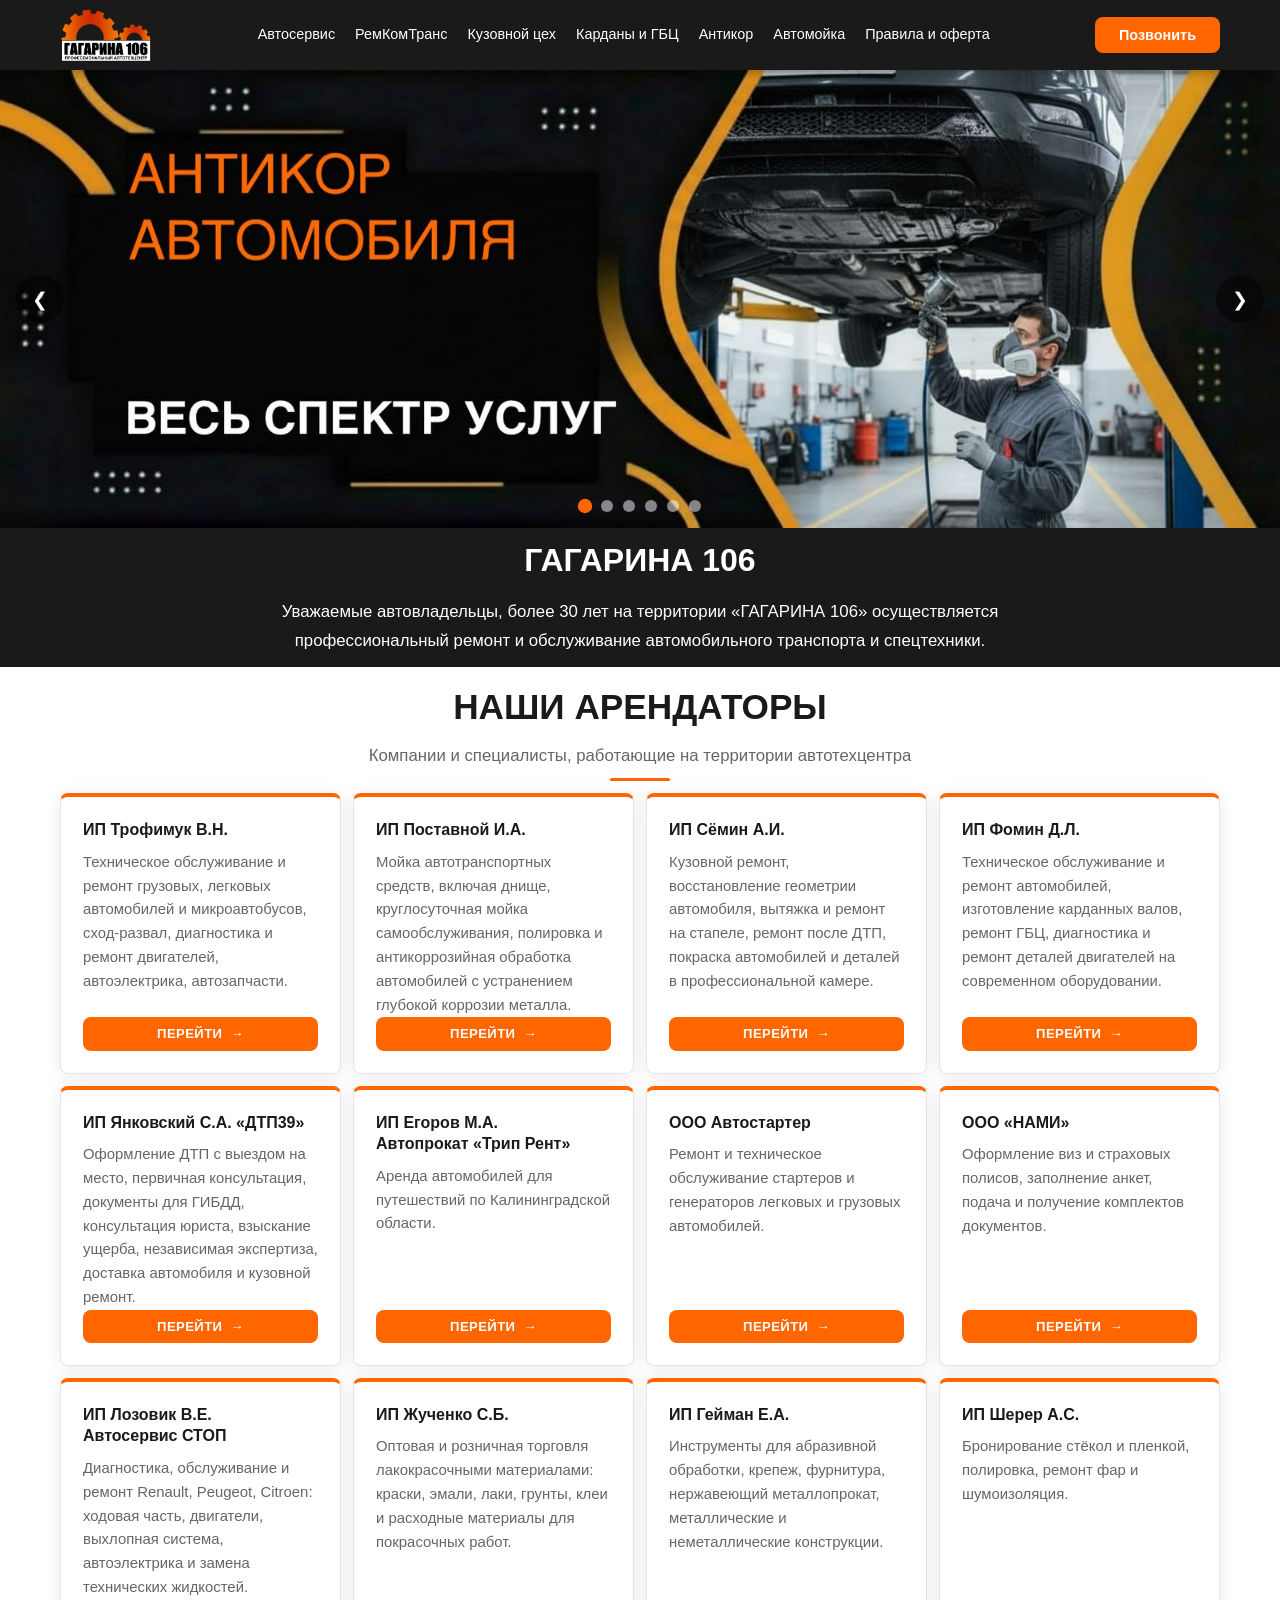
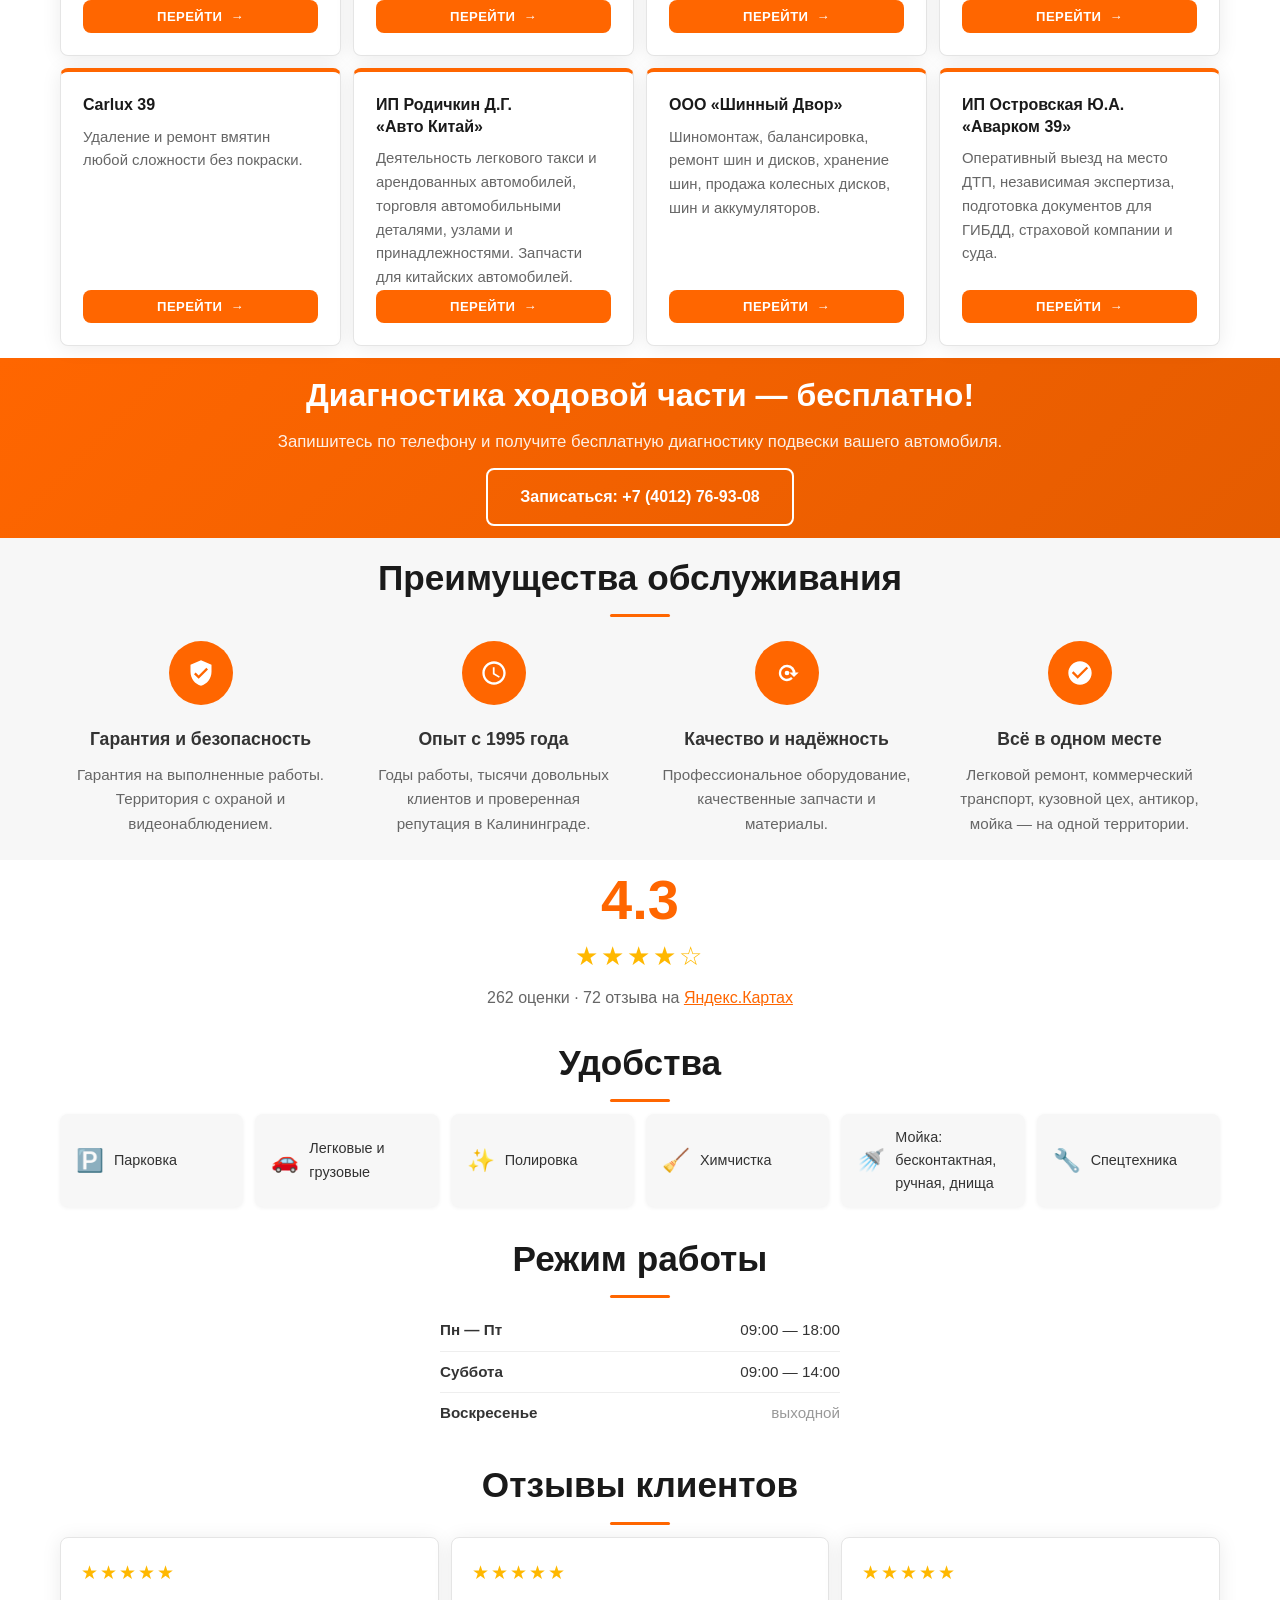
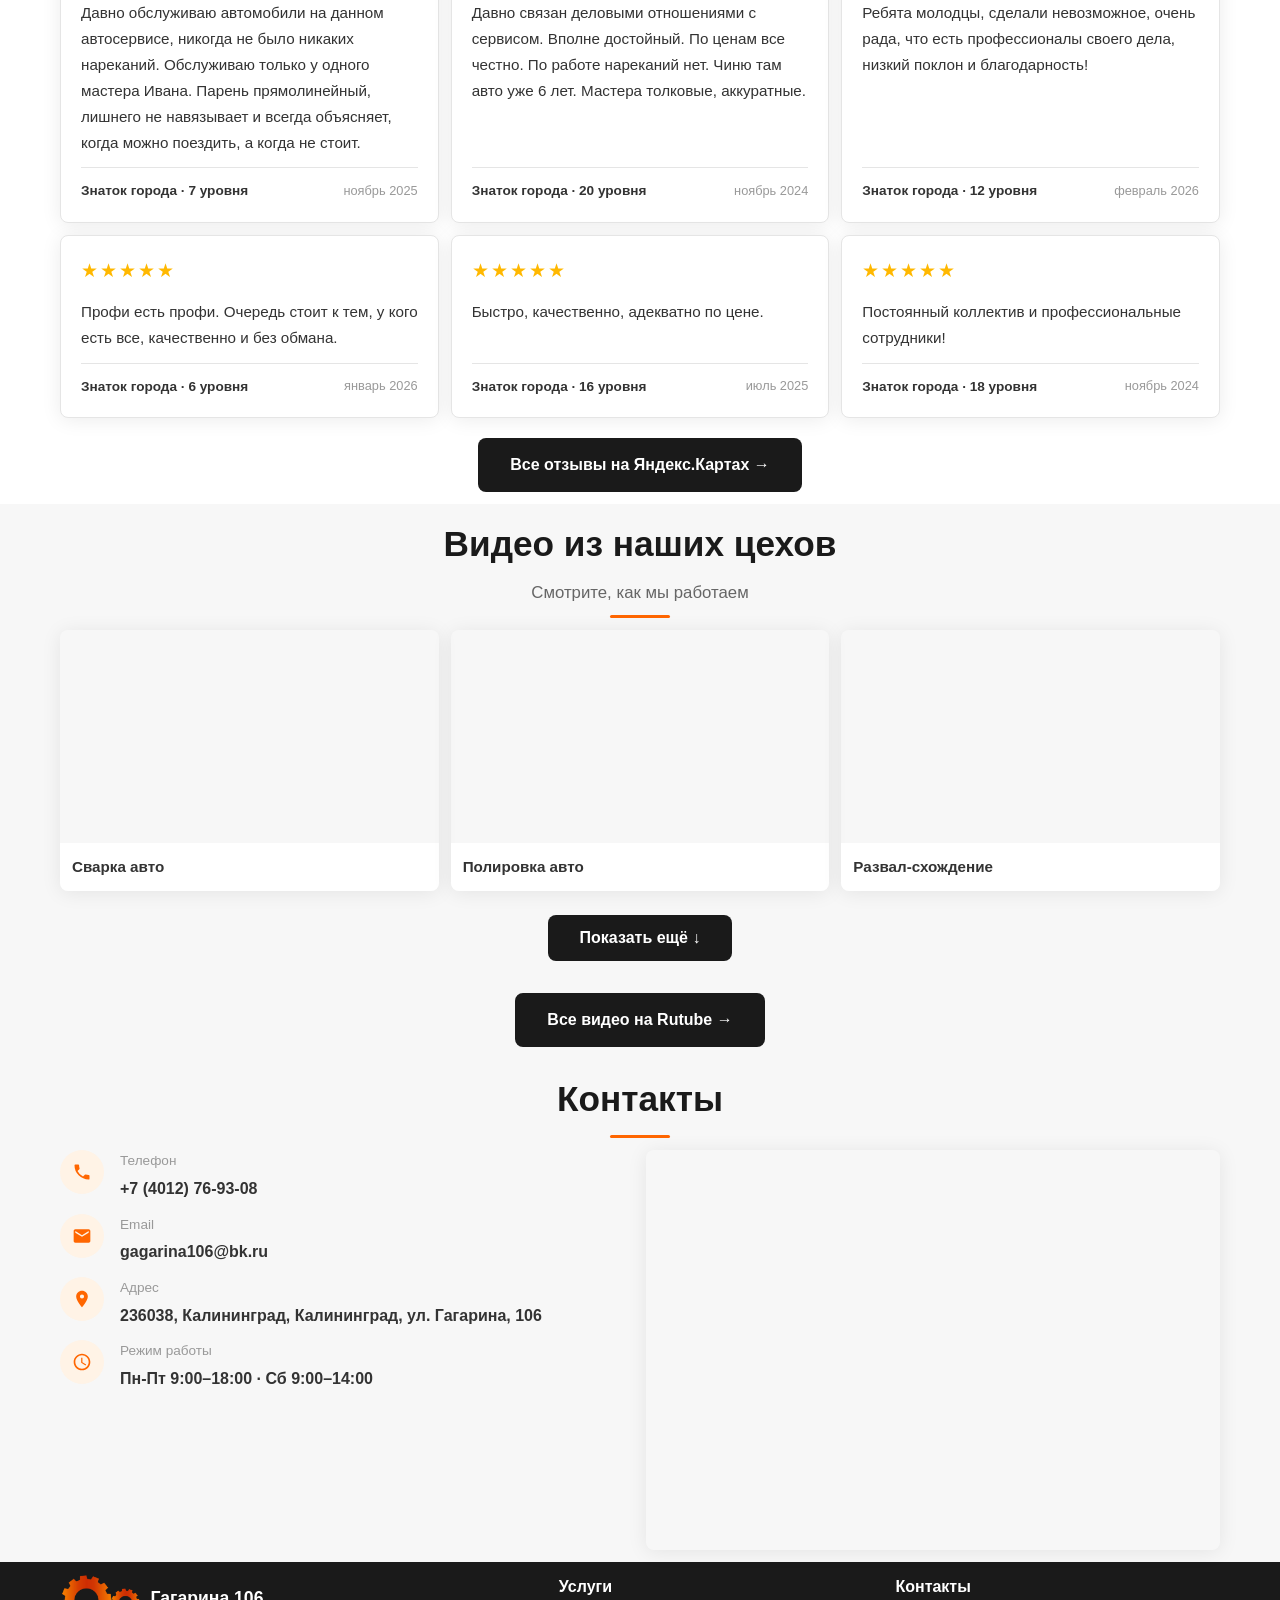
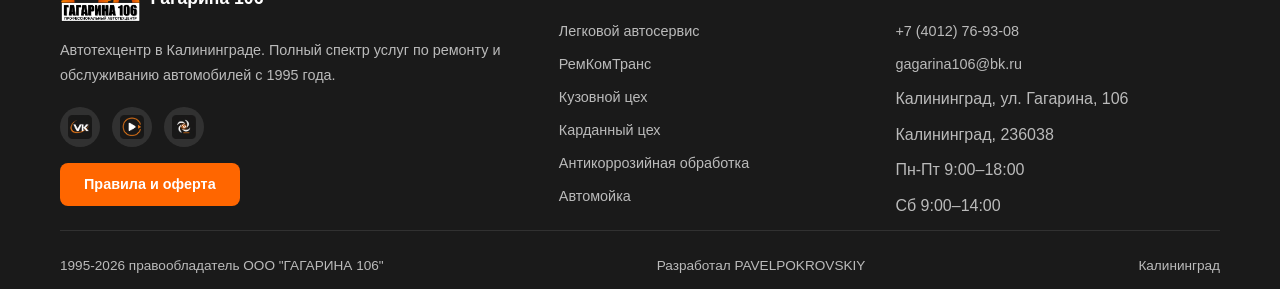
<file: index.html>
<!DOCTYPE html>
<html lang="ru">
<head>
  <meta charset="UTF-8">
  <meta name="viewport" content="width=device-width, initial-scale=1.0">
  <link rel="icon" href="favicon.ico" sizes="any">
  <link rel="icon" type="image/png" href="img/common/favicon-32x32.png" sizes="32x32">
  <link rel="apple-touch-icon" href="img/common/apple-touch-icon.png">
  <title>Автотехцентр "ГАГАРИНА 106" | Калининград — Все виды ремонта автомобилей</title>
  <meta name="description" content="Автотехцентр ГАГАРИНА 106 в Калининграде — полный спектр услуг по ремонту автомобилей: автосервис, кузовной ремонт, антикор, карданы, мойка. ул. Гагарина, 106.">
  <meta name="keywords" content="автосервис Калининград, ремонт авто, кузовной ремонт, антикор, карданные валы, автомойка, ГАГАРИНА 106">
  <link rel="canonical" href="https://gagarina106.ru/">
  <meta property="og:title" content="Автотехцентр ГАГАРИНА 106 | Калининград">
  <meta property="og:description" content="Полный спектр услуг по ремонту автомобилей в одном месте. Калининград, ул. Гагарина, 106.">
  <meta property="og:type" content="website">
  <meta property="og:url" content="https://gagarina106.ru/">
  <meta property="og:locale" content="ru_RU">
  <link rel="preconnect" href="https://fonts.googleapis.com">
  <link rel="preconnect" href="https://fonts.gstatic.com" crossorigin>
  <link href="https://fonts.googleapis.com/css2?family=Inter:wght@400;500;600;700;800&display=swap" rel="stylesheet">
  <link rel="stylesheet" href="css/style.css?v=468f4c1">
  <script type="application/ld+json">
  {
    "@context": "https://schema.org",
    "@type": "AutoRepair",
    "name": "Автотехцентр ГАГАРИНА 106",
    "image": "https://gagarina106.ru/img/logo.svg",
    "url": "https://gagarina106.ru",
    "telephone": "+74012769308",
    "email": "gagarina106@bk.ru",
    "address": {
      "@type": "PostalAddress",
      "streetAddress": "Калининград, ул. Гагарина, 106",
      "addressLocality": "Калининград",
      "postalCode": "236038",
      "addressCountry": "RU"
    },
    "openingHoursSpecification": [
      { "@type": "OpeningHoursSpecification", "dayOfWeek": ["Monday","Tuesday","Wednesday","Thursday","Friday"], "opens": "09:00", "closes": "18:00" },
      { "@type": "OpeningHoursSpecification", "dayOfWeek": "Saturday", "opens": "09:00", "closes": "14:00" }
    ],
    "sameAs": ["https://vk.com/gagarina_106", "https://rutube.ru/channel/70800758/", "https://dzen.ru/gagarina106_kld"]
  }
  </script>
</head>
<body>

<!-- HEADER -->
<header class="header">
  <div class="container">
    <a href="./" class="header__logo">
      <img src="img/common/logo.png" alt="Логотип Гагарина 106" class="header__logo-img">
    </a>
    <nav class="desktop-nav">
      <a href="legkovoy">Автосервис</a>
      <a href="remkomtrans">РемКомТранс</a>
      <a href="kuzovnoy">Кузовной цех</a>
      <a href="kardani">Карданы и ГБЦ</a>
      <a href="antikor">Антикор</a>
      <a href="avtomoika">Автомойка</a>
      <a href="pravila-i-oferta">Правила и оферта</a>
    </nav>
    <div class="header__right">
      <div class="phone-dropdown">
        <button class="phone-dropdown__btn">Позвонить</button>
        <div class="phone-dropdown__menu">
          <a href="tel:+74012769308" class="phone-dropdown__item">
            <span class="phone-dropdown__label">Автосервис</span>
            <span class="phone-dropdown__number">+7 (4012) 76-93-08</span>
          </a>
          <a href="tel:+74012770770" class="phone-dropdown__item">
            <span class="phone-dropdown__label">РемКомТранс</span>
            <span class="phone-dropdown__number">+7 (4012) 77-07-70</span>
          </a>
          <a href="tel:+74012755754" class="phone-dropdown__item">
            <span class="phone-dropdown__label">Кузовной цех</span>
            <span class="phone-dropdown__number">+7 (4012) 75-57-54</span>
          </a>
          <a href="tel:+74012762772" class="phone-dropdown__item">
            <span class="phone-dropdown__label">Карданный цех</span>
            <span class="phone-dropdown__number">+7 (4012) 76-27-72</span>
          </a>
          <a href="tel:+74012767678" class="phone-dropdown__item">
            <span class="phone-dropdown__label">Ремонт ГБЦ</span>
            <span class="phone-dropdown__number">+7 (4012) 76-76-78</span>
          </a>
          <a href="tel:+79114609961" class="phone-dropdown__item">
            <span class="phone-dropdown__label">Антикор</span>
            <span class="phone-dropdown__number">+7 911 460-99-61</span>
          </a>
          <a href="tel:+79814775566" class="phone-dropdown__item">
            <span class="phone-dropdown__label">Автомойка</span>
            <span class="phone-dropdown__number">+7 981 477-55-66</span>
          </a>
        </div>
      </div>
      <button class="burger" aria-label="Открыть меню">
        <span></span><span></span><span></span>
      </button>
    </div>
  </div>
</header>

<!-- Mobile Nav -->
<nav class="mobile-nav">
  <a href="./">Главная</a>
  <a href="legkovoy">Автосервис</a>
  <a href="remkomtrans">РемКомТранс</a>
  <a href="kuzovnoy">Кузовной цех</a>
  <a href="kardani">Карданы и ГБЦ</a>
  <a href="antikor">Антикор</a>
  <a href="avtomoika">Автомойка</a>
  <a href="pravila-i-oferta">Правила и оферта</a>
  <a href="#contacts">Контакты</a>
  <a href="tel:+74012769308">Позвонить</a>
</nav>

<!-- HERO SLIDER -->
<section class="slider" id="hero-slider">
  <div class="slider__track">
    <div class="slider__slide active">
      <a href="antikor" class="slider__link" aria-label="Перейти на страницу Антикор">
        <picture>
          <source media="(max-width: 768px)" srcset="img/slides/slide-1-mob.jpg?v=2">
          <img src="img/slides/slide-1.jpg?v=2" alt="Антикоррозийная обработка автомобиля в ГАГАРИНА 106" class="slider__img">
        </picture>
      </a>
    </div>
    <div class="slider__slide">
      <a href="legkovoy" class="slider__link" aria-label="Перейти на страницу Автосервис">
        <picture>
          <source media="(max-width: 768px)" srcset="img/slides/slide-2-mob.jpg?v=2">
          <img src="img/slides/slide-2.jpg?v=2" alt="Диагностика подвески на вибростенде в ГАГАРИНА 106" class="slider__img">
        </picture>
      </a>
    </div>
    <div class="slider__slide">
      <a href="kuzovnoy" class="slider__link" aria-label="Перейти на страницу Кузовной цех">
        <picture>
          <source media="(max-width: 768px)" srcset="img/slides/slide-3-mob.jpg?v=2">
          <img src="img/slides/slide-3.jpg?v=2" alt="Покраска автомобиля в камере в ГАГАРИНА 106" class="slider__img">
        </picture>
      </a>
    </div>
    <div class="slider__slide">
      <a href="avtomoika" class="slider__link" aria-label="Перейти на страницу Автомойка">
        <picture>
          <source media="(max-width: 768px)" srcset="img/slides/slide-4-mob.jpg?v=2">
          <img src="img/slides/slide-4.jpg?v=2" alt="Автомойка, детейлинг и бокс самообслуживания в ГАГАРИНА 106" class="slider__img">
        </picture>
      </a>
    </div>
    <div class="slider__slide">
      <a href="legkovoy" class="slider__link" aria-label="Перейти на страницу Автосервис">
        <picture>
          <source media="(max-width: 768px)" srcset="img/slides/slide-5-mob.jpg?v=2">
          <img src="img/slides/slide-5.jpg?v=2" alt="3D развал-схождение в ГАГАРИНА 106" class="slider__img">
        </picture>
      </a>
    </div>
    <div class="slider__slide">
      <a href="remkomtrans" class="slider__link" aria-label="Перейти на страницу РемКомТранс">
        <picture>
          <source media="(max-width: 768px)" srcset="img/slides/slide-6-mob.jpg?v=2">
          <img src="img/slides/slide-6.jpg?v=2" alt="Ремонт коммерческого транспорта без разгрузки в ГАГАРИНА 106" class="slider__img">
        </picture>
      </a>
    </div>
  </div>
  <button class="slider__arrow slider__arrow--prev" aria-label="Предыдущий слайд">❮</button>
  <button class="slider__arrow slider__arrow--next" aria-label="Следующий слайд">❯</button>
  <div class="slider__dots"></div>
</section>

<!-- HERO TEXT (SEO) -->
<section class="hero-intro">
  <div class="container">
    <h1 class="hero-intro__title">ГАГАРИНА 106</h1>
    <p class="hero-intro__desc"><span class="hero-intro__lead">Уважаемые автовладельцы,</span> более 30 лет на территории «ГАГАРИНА 106» осуществляется профессиональный ремонт и обслуживание автомобильного транспорта и спецтехники.</p>
  </div>
</section>

<!-- TENANTS -->
<section class="section" id="tenants">
  <div class="container">
    <div class="section__header">
      <h2 class="section__title section__title--uppercase">НАШИ АРЕНДАТОРЫ</h2>
      <p class="section__subtitle">Компании и специалисты, работающие на территории автотехцентра</p>
      <div class="section__divider"></div>
    </div>
    <div class="tenants-grid">
      <a class="tenant-card" href="legkovoy/">
        <h3 class="tenant-card__title">ИП Трофимук В.Н.</h3>
        <p>Техническое обслуживание и ремонт грузовых, легковых автомобилей и микроавтобусов, сход-развал, диагностика и ремонт двигателей, автоэлектрика, автозапчасти.</p>
        <span class="tenant-card__link">ПЕРЕЙТИ <span aria-hidden="true">→</span></span>
      </a>
      <a class="tenant-card" href="antikor/">
        <h3 class="tenant-card__title">ИП Поставной И.А.</h3>
        <p>Мойка автотранспортных средств, включая днище, круглосуточная мойка самообслуживания, полировка и антикоррозийная обработка автомобилей с устранением глубокой коррозии металла.</p>
        <span class="tenant-card__link">ПЕРЕЙТИ <span aria-hidden="true">→</span></span>
      </a>
      <a class="tenant-card" href="kuzovnoy/">
        <h3 class="tenant-card__title">ИП Сёмин А.И.</h3>
        <p>Кузовной ремонт, восстановление геометрии автомобиля, вытяжка и ремонт на стапеле, ремонт после ДТП, покраска автомобилей и деталей в профессиональной камере.</p>
        <span class="tenant-card__link">ПЕРЕЙТИ <span aria-hidden="true">→</span></span>
      </a>
      <a class="tenant-card" href="kardani/">
        <h3 class="tenant-card__title">ИП Фомин Д.Л.</h3>
        <p>Техническое обслуживание и ремонт автомобилей, изготовление карданных валов, ремонт ГБЦ, диагностика и ремонт деталей двигателей на современном оборудовании.</p>
        <span class="tenant-card__link">ПЕРЕЙТИ <span aria-hidden="true">→</span></span>
      </a>
      <a class="tenant-card" href="http://050dtp.ru/" target="_blank" rel="noopener">
        <h3 class="tenant-card__title">ИП Янковский С.А. «ДТП39»</h3>
        <p>Оформление ДТП с выездом на место, первичная консультация, документы для ГИБДД, консультация юриста, взыскание ущерба, независимая экспертиза, доставка автомобиля и кузовной ремонт.</p>
        <span class="tenant-card__link">ПЕРЕЙТИ <span aria-hidden="true">→</span></span>
      </a>
      <a class="tenant-card" href="https://yandex.ru/maps/-/CTVrE86F" target="_blank" rel="noopener">
        <h3 class="tenant-card__title">ИП Егоров М.А.<br>Автопрокат «Трип Рент»</h3>
        <p>Аренда автомобилей для путешествий по Калининградской области.</p>
        <span class="tenant-card__link">ПЕРЕЙТИ <span aria-hidden="true">→</span></span>
      </a>
      <a class="tenant-card" href="https://maps.app.goo.gl/HoTY5vf1xDPRYJ2H7" target="_blank" rel="noopener">
        <h3 class="tenant-card__title">ООО Автостартер</h3>
        <p>Ремонт и техническое обслуживание стартеров и генераторов легковых и грузовых автомобилей.</p>
        <span class="tenant-card__link">ПЕРЕЙТИ <span aria-hidden="true">→</span></span>
      </a>
      <a class="tenant-card" href="https://намми.рф/намми.рф" target="_blank" rel="noopener">
        <h3 class="tenant-card__title">ООО «НАМИ»</h3>
        <p>Оформление виз и страховых полисов, заполнение анкет, подача и получение комплектов документов.</p>
        <span class="tenant-card__link">ПЕРЕЙТИ <span aria-hidden="true">→</span></span>
      </a>
      <a class="tenant-card" href="https://yandex.ru/maps/-/CTVnfAno" target="_blank" rel="noopener">
        <h3 class="tenant-card__title">ИП Лозовик В.Е.<br>Автосервис СТОП</h3>
        <p>Диагностика, обслуживание и ремонт Renault, Peugeot, Citroen: ходовая часть, двигатели, выхлопная система, автоэлектрика и замена технических жидкостей.</p>
        <span class="tenant-card__link">ПЕРЕЙТИ <span aria-hidden="true">→</span></span>
      </a>
      <a class="tenant-card" href="https://yandex.ru/profile/192953694228?lang=ru&amp;utm_source=copy_link&amp;utm_medium=social&amp;utm_campaign=share" target="_blank" rel="noopener">
        <h3 class="tenant-card__title">ИП Жученко С.Б.</h3>
        <p>Оптовая и розничная торговля лакокрасочными материалами: краски, эмали, лаки, грунты, клеи и расходные материалы для покрасочных работ.</p>
        <span class="tenant-card__link">ПЕРЕЙТИ <span aria-hidden="true">→</span></span>
      </a>
      <a class="tenant-card" href="https://yandex.ru/maps/-/CTVnzD6i" target="_blank" rel="noopener">
        <h3 class="tenant-card__title">ИП Гейман Е.А.</h3>
        <p>Инструменты для абразивной обработки, крепеж, фурнитура, нержавеющий металлопрокат, металлические и неметаллические конструкции.</p>
        <span class="tenant-card__link">ПЕРЕЙТИ <span aria-hidden="true">→</span></span>
      </a>
      <a class="tenant-card" href="https://yandex.ru/maps/-/CTVrMCkK" target="_blank" rel="noopener">
        <h3 class="tenant-card__title">ИП Шерер А.С.</h3>
        <p>Бронирование стёкол и пленкой, полировка, ремонт фар и шумоизоляция.</p>
        <span class="tenant-card__link">ПЕРЕЙТИ <span aria-hidden="true">→</span></span>
      </a>
      <a class="tenant-card" href="https://yandex.ru/maps/-/CTVkjIKK" target="_blank" rel="noopener">
        <h3 class="tenant-card__title">Carlux 39</h3>
        <p>Удаление и ремонт вмятин любой сложности без покраски.</p>
        <span class="tenant-card__link">ПЕРЕЙТИ <span aria-hidden="true">→</span></span>
      </a>
      <a class="tenant-card" href="https://yandex.ru/maps/-/CTVrQJ0S" target="_blank" rel="noopener">
        <h3 class="tenant-card__title">ИП Родичкин Д.Г.<br>«Авто Китай»</h3>
        <p>Деятельность легкового такси и арендованных автомобилей, торговля автомобильными деталями, узлами и принадлежностями. Запчасти для китайских автомобилей.</p>
        <span class="tenant-card__link">ПЕРЕЙТИ <span aria-hidden="true">→</span></span>
      </a>
      <a class="tenant-card" href="https://yandex.ru/maps/-/CTVoQVkR" target="_blank" rel="noopener">
        <h3 class="tenant-card__title">ООО «Шинный Двор»</h3>
        <p>Шиномонтаж, балансировка, ремонт шин и дисков, хранение шин, продажа колесных дисков, шин и аккумуляторов.</p>
        <span class="tenant-card__link">ПЕРЕЙТИ <span aria-hidden="true">→</span></span>
      </a>
      <a class="tenant-card" href="https://yandex.ru/maps/-/CTVoE-nR" target="_blank" rel="noopener">
        <h3 class="tenant-card__title">ИП Островская Ю.А. «Аварком 39»</h3>
        <p>Оперативный выезд на место ДТП, независимая экспертиза, подготовка документов для ГИБДД, страховой компании и суда.</p>
        <span class="tenant-card__link">ПЕРЕЙТИ <span aria-hidden="true">→</span></span>
      </a>
    </div>
  </div>
</section>

<!-- PROMO -->
<section class="promo-banner">
  <div class="container">
    <h3 class="promo-banner__title">Диагностика ходовой части — бесплатно!</h3>
    <p class="promo-banner__desc">Запишитесь по телефону и получите бесплатную диагностику подвески вашего автомобиля.</p>
    <a href="tel:+74012769308" class="btn btn--outline">Записаться: +7 (4012) 76-93-08</a>
  </div>
</section>

<!-- ADVANTAGES -->
<section class="section section--alt">
  <div class="container">
    <div class="section__header">
      <h2 class="section__title">Преимущества обслуживания</h2>
      <div class="section__divider"></div>
    </div>
    <div class="advantages-grid">
      <div class="advantage">
        <div class="advantage__icon">
          <svg viewBox="0 0 24 24"><path d="M12 1L3 5v6c0 5.55 3.84 10.74 9 12 5.16-1.26 9-6.45 9-12V5l-9-4zm-2 16l-4-4 1.41-1.41L10 14.17l6.59-6.59L18 9l-8 8z"/></svg>
        </div>
        <h3 class="advantage__title">Гарантия и безопасность</h3>
        <p class="advantage__desc">Гарантия на выполненные работы. Территория с охраной и видеонаблюдением.</p>
      </div>
      <div class="advantage">
        <div class="advantage__icon">
          <svg viewBox="0 0 24 24"><path d="M11.99 2C6.47 2 2 6.48 2 12s4.47 10 9.99 10C17.52 22 22 17.52 22 12S17.52 2 11.99 2zM12 20c-4.42 0-8-3.58-8-8s3.58-8 8-8 8 3.58 8 8-3.58 8-8 8zm.5-13H11v6l5.25 3.15.75-1.23-4.5-2.67V7z"/></svg>
        </div>
        <h3 class="advantage__title">Опыт с 1995 года</h3>
        <p class="advantage__desc">Годы работы, тысячи довольных клиентов и проверенная репутация в Калининграде.</p>
      </div>
      <div class="advantage">
        <div class="advantage__icon">
          <svg viewBox="0 0 24 24"><path d="M19.14 12.94A7 7 0 0012.06 5H12a7 7 0 00-7 7c0 3.87 3.13 7 7 7a6.98 6.98 0 004.94-2.06l-1.42-1.42A5 5 0 0112 17c-2.76 0-5-2.24-5-5s2.24-5 5-5a4.98 4.98 0 014.95 4.5H14l4 4 4-4h-2.86zM12 14a2 2 0 100-4 2 2 0 000 4z"/></svg>
        </div>
        <h3 class="advantage__title">Качество и надёжность</h3>
        <p class="advantage__desc">Профессиональное оборудование, качественные запчасти и материалы.</p>
      </div>
      <div class="advantage">
        <div class="advantage__icon">
          <svg viewBox="0 0 24 24"><path d="M12 2C6.48 2 2 6.48 2 12s4.48 10 10 10 10-4.48 10-10S17.52 2 12 2zm-2 15l-5-5 1.41-1.41L10 14.17l7.59-7.59L19 8l-9 9z"/></svg>
        </div>
        <h3 class="advantage__title">Всё в одном месте</h3>
        <p class="advantage__desc">Легковой ремонт, коммерческий транспорт, кузовной цех, антикор, мойка — на одной территории.</p>
      </div>
    </div>
  </div>
</section>

<!-- Рейтинг + Удобства + Режим работы + Отзывы -->
<section class="section" id="reviews">
  <div class="container">

    <!-- Рейтинг -->
    <div style="text-align:center;margin-bottom:24px">
      <div style="font-size:3.5rem;font-weight:800;color:#FF6600;line-height:1">4.3</div>
      <div style="color:#FFB800;font-size:1.6rem;letter-spacing:3px;margin:8px 0">★★★★☆</div>
      <div style="color:#666;font-size:1rem">262 оценки · 72 отзыва на <a href="https://yandex.ru/maps/org/gagarina_106/1035638582/" target="_blank" rel="noopener" style="color:#FF6600;text-decoration:underline">Яндекс.Картах</a></div>
    </div>

    <!-- Удобства -->
    <div class="section__header" style="margin-top:24px">
      <h2 class="section__title">Удобства</h2>
      <div class="section__divider"></div>
    </div>
    <div style="display:grid;grid-template-columns:repeat(auto-fill,minmax(180px,1fr));gap:12px;margin-bottom:24px">
      <div style="display:flex;align-items:center;gap:10px;padding:12px 16px;background:var(--bg-alt);border-radius:8px;box-shadow:0 1px 4px rgba(0,0,0,.06)">
        <span style="font-size:1.4rem">🅿️</span><span style="font-size:.9rem;font-weight:500">Парковка</span>
      </div>
      <div style="display:flex;align-items:center;gap:10px;padding:12px 16px;background:var(--bg-alt);border-radius:8px;box-shadow:0 1px 4px rgba(0,0,0,.06)">
        <span style="font-size:1.4rem">🚗</span><span style="font-size:.9rem;font-weight:500">Легковые и грузовые</span>
      </div>
      <div style="display:flex;align-items:center;gap:10px;padding:12px 16px;background:var(--bg-alt);border-radius:8px;box-shadow:0 1px 4px rgba(0,0,0,.06)">
        <span style="font-size:1.4rem">✨</span><span style="font-size:.9rem;font-weight:500">Полировка</span>
      </div>
      <div style="display:flex;align-items:center;gap:10px;padding:12px 16px;background:var(--bg-alt);border-radius:8px;box-shadow:0 1px 4px rgba(0,0,0,.06)">
        <span style="font-size:1.4rem">🧹</span><span style="font-size:.9rem;font-weight:500">Химчистка</span>
      </div>
      <div style="display:flex;align-items:center;gap:10px;padding:12px 16px;background:var(--bg-alt);border-radius:8px;box-shadow:0 1px 4px rgba(0,0,0,.06)">
        <span style="font-size:1.4rem">🚿</span><span style="font-size:.9rem;font-weight:500">Мойка: бесконтактная, ручная, днища</span>
      </div>
      <div style="display:flex;align-items:center;gap:10px;padding:12px 16px;background:var(--bg-alt);border-radius:8px;box-shadow:0 1px 4px rgba(0,0,0,.06)">
        <span style="font-size:1.4rem">🔧</span><span style="font-size:.9rem;font-weight:500">Спецтехника</span>
      </div>
    </div>

    <!-- Режим работы -->
    <div class="section__header">
      <h2 class="section__title">Режим работы</h2>
      <div class="section__divider"></div>
    </div>
    <div style="max-width:400px;margin:0 auto 24px">
      <table style="width:100%;border-collapse:collapse;font-size:.95rem">
        <tr style="border-bottom:1px solid #eee"><td style="padding:8px 0;font-weight:600">Пн — Пт</td><td style="padding:8px 0;text-align:right;color:#333">09:00 — 18:00</td></tr>
        <tr style="border-bottom:1px solid #eee"><td style="padding:8px 0;font-weight:600">Суббота</td><td style="padding:8px 0;text-align:right;color:#333">09:00 — 14:00</td></tr>
        <tr><td style="padding:8px 0;font-weight:600">Воскресенье</td><td style="padding:8px 0;text-align:right;color:#999">выходной</td></tr>
      </table>
    </div>

    <!-- Отзывы -->
    <div class="section__header">
      <h2 class="section__title">Отзывы клиентов</h2>
      <div class="section__divider"></div>
    </div>
    <div class="reviews-grid">

      <div class="review-card">
        <div class="review-card__stars">★★★★★</div>
        <p class="review-card__text">Давно обслуживаю автомобили на данном автосервисе, никогда не было никаких нареканий. Обслуживаю только у одного мастера Ивана. Парень прямолинейный, лишнего не навязывает и всегда объясняет, когда можно поездить, а когда не стоит.</p>
        <div class="review-card__author">
          <span class="review-card__name">Знаток города · 7 уровня</span>
          <span class="review-card__date">ноябрь 2025</span>
        </div>
      </div>

      <div class="review-card">
        <div class="review-card__stars">★★★★★</div>
        <p class="review-card__text">Давно связан деловыми отношениями с сервисом. Вполне достойный. По ценам все честно. По работе нареканий нет. Чиню там авто уже 6 лет. Мастера толковые, аккуратные.</p>
        <div class="review-card__author">
          <span class="review-card__name">Знаток города · 20 уровня</span>
          <span class="review-card__date">ноябрь 2024</span>
        </div>
      </div>

      <div class="review-card">
        <div class="review-card__stars">★★★★★</div>
        <p class="review-card__text">Ребята молодцы, сделали невозможное, очень рада, что есть профессионалы своего дела, низкий поклон и благодарность!</p>
        <div class="review-card__author">
          <span class="review-card__name">Знаток города · 12 уровня</span>
          <span class="review-card__date">февраль 2026</span>
        </div>
      </div>

      <div class="review-card">
        <div class="review-card__stars">★★★★★</div>
        <p class="review-card__text">Профи есть профи. Очередь стоит к тем, у кого есть все, качественно и без обмана.</p>
        <div class="review-card__author">
          <span class="review-card__name">Знаток города · 6 уровня</span>
          <span class="review-card__date">январь 2026</span>
        </div>
      </div>

      <div class="review-card">
        <div class="review-card__stars">★★★★★</div>
        <p class="review-card__text">Быстро, качественно, адекватно по цене.</p>
        <div class="review-card__author">
          <span class="review-card__name">Знаток города · 16 уровня</span>
          <span class="review-card__date">июль 2025</span>
        </div>
      </div>

      <div class="review-card">
        <div class="review-card__stars">★★★★★</div>
        <p class="review-card__text">Постоянный коллектив и профессиональные сотрудники!</p>
        <div class="review-card__author">
          <span class="review-card__name">Знаток города · 18 уровня</span>
          <span class="review-card__date">ноябрь 2024</span>
        </div>
      </div>

    </div>
    <div style="text-align:center; margin-top: 20px;">
      <a href="https://yandex.ru/maps/org/gagarina_106/1035638582/reviews/" target="_blank" rel="noopener" class="btn btn--dark">Все отзывы на Яндекс.Картах →</a>
    </div>
  </div>
</section>

<!-- VIDEOS -->
<section class="section section--alt" id="video">
  <div class="container">
    <div class="section__header">
      <h2 class="section__title">Видео из наших цехов</h2>
      <p class="section__subtitle">Смотрите, как мы работаем</p>
      <div class="section__divider"></div>
    </div>
    <div class="videos-grid">
      <div class="video-card">
        <iframe src="https://rutube.ru/play/embed/7719c757ada2c3d8616b2aa41b5c7eed/" loading="lazy" allowfullscreen title="Сварка авто"></iframe>
        <div class="video-card__title">Сварка авто</div>
      </div>
      <div class="video-card">
        <iframe src="https://rutube.ru/play/embed/e678907c2117c5dd86c599319e060801/" loading="lazy" allowfullscreen title="Полировка авто"></iframe>
        <div class="video-card__title">Полировка авто</div>
      </div>
      <div class="video-card">
        <iframe src="https://rutube.ru/play/embed/4064d432d03fb6428d0078ce2e4cf3bc/" loading="lazy" allowfullscreen title="Развал-схождение"></iframe>
        <div class="video-card__title">Развал-схождение</div>
      </div>
      <div class="video-card">
        <iframe src="https://rutube.ru/play/embed/95618e308a4ca0d7061ea23f9e08d39b/" loading="lazy" allowfullscreen title="Мойка днища авто"></iframe>
        <div class="video-card__title">Мойка днища авто</div>
      </div>
      <div class="video-card">
        <iframe src="https://rutube.ru/play/embed/9186a386e2314e10952b247e5285932c/" loading="lazy" allowfullscreen title="Мойка самообслуживания в тёплом боксе"></iframe>
        <div class="video-card__title">Мойка самообслуживания в тёплом боксе</div>
      </div>
      <div class="video-card">
        <iframe src="https://rutube.ru/play/embed/9f5570219e19e40a60322ddcab5ddc0e/" loading="lazy" allowfullscreen title="Пескоструйная обработка авто"></iframe>
        <div class="video-card__title">Пескоструйная обработка авто</div>
      </div>
      <div class="video-card">
        <iframe src="https://rutube.ru/play/embed/7291649aeb53f6e56dacba0fcee01b8c/" loading="lazy" allowfullscreen title="Антикоррозийная обработка авто"></iframe>
        <div class="video-card__title">Антикоррозийная обработка авто</div>
      </div>
      <div class="video-card">
        <iframe src="https://rutube.ru/play/embed/643ec40f27a7d80ba4e67e22d9a1af72/" loading="lazy" allowfullscreen title="Ремонт коммерческого транспорта"></iframe>
        <div class="video-card__title">Ремонт коммерческого транспорта</div>
      </div>
    </div>
    <div style="text-align:center; margin-top: 32px;">
      <a href="https://rutube.ru/channel/70800758/" target="_blank" rel="noopener" class="btn btn--dark">Все видео на Rutube →</a>
    </div>
  </div>
</section>

<!-- CONTACTS -->
<section class="section section--alt" id="contacts">
  <div class="container">
    <div class="section__header">
      <h2 class="section__title">Контакты</h2>
      <div class="section__divider"></div>
    </div>
    <div class="contact-grid">
      <div class="contact-info">
        <div class="contact-item">
          <div class="contact-item__icon">
            <svg viewBox="0 0 24 24"><path d="M6.62 10.79a15.05 15.05 0 006.59 6.59l2.2-2.2a1 1 0 011.01-.24 11.36 11.36 0 003.58.57 1 1 0 011 1V20a1 1 0 01-1 1A17 17 0 013 4a1 1 0 011-1h3.5a1 1 0 011 1c0 1.25.2 2.45.57 3.57a1 1 0 01-.25 1.02l-2.2 2.2z"/></svg>
          </div>
          <div>
            <div class="contact-item__label">Телефон</div>
            <div class="contact-item__value"><a href="tel:+74012769308">+7 (4012) 76-93-08</a></div>
          </div>
        </div>
        <div class="contact-item">
          <div class="contact-item__icon">
            <svg viewBox="0 0 24 24"><path d="M20 4H4c-1.1 0-2 .9-2 2v12c0 1.1.9 2 2 2h16c1.1 0 2-.9 2-2V6c0-1.1-.9-2-2-2zm0 4l-8 5-8-5V6l8 5 8-5v2z"/></svg>
          </div>
          <div>
            <div class="contact-item__label">Email</div>
            <div class="contact-item__value"><a href="mailto:gagarina106@bk.ru">gagarina106@bk.ru</a></div>
          </div>
        </div>
        <div class="contact-item">
          <div class="contact-item__icon">
            <svg viewBox="0 0 24 24"><path d="M12 2C8.13 2 5 5.13 5 9c0 5.25 7 13 7 13s7-7.75 7-13c0-3.87-3.13-7-7-7zm0 9.5a2.5 2.5 0 010-5 2.5 2.5 0 010 5z"/></svg>
          </div>
          <div>
            <div class="contact-item__label">Адрес</div>
            <div class="contact-item__value">236038, Калининград, Калининград, ул. Гагарина, 106</div>
          </div>
        </div>
        <div class="contact-item">
          <div class="contact-item__icon">
            <svg viewBox="0 0 24 24"><path d="M11.99 2C6.47 2 2 6.48 2 12s4.47 10 9.99 10C17.52 22 22 17.52 22 12S17.52 2 11.99 2zM12 20c-4.42 0-8-3.58-8-8s3.58-8 8-8 8 3.58 8 8-3.58 8-8 8zm.5-13H11v6l5.25 3.15.75-1.23-4.5-2.67V7z"/></svg>
          </div>
          <div>
            <div class="contact-item__label">Режим работы</div>
            <div class="contact-item__value">Пн-Пт 9:00–18:00 · Сб 9:00–14:00</div>
          </div>
        </div>
      </div>
      <div class="contact-map">
        <iframe src="https://yandex.ru/map-widget/v1/?ll=20.463900%2C54.693300&z=17&l=map&mode=search&oid=1035638582" loading="lazy" title="Карта — Автотехцентр Гагарина 106, Калининград, ул. Гагарина, 106"></iframe>
      </div>
    </div>
  </div>
</section>

<!-- FOOTER -->
<footer class="footer">
  <div class="container">
    <div class="footer-grid">
      <div class="footer__brand">
        <div class="footer__logo">
          <img src="img/common/logo.png" alt="Гагарина 106" class="footer__logo-img">
          <span>Гагарина 106</span>
        </div>
        <p class="footer__desc">Автотехцентр в Калининграде. Полный спектр услуг по ремонту и обслуживанию автомобилей с 1995 года.</p>
        <div class="footer__social">
          <a href="https://vk.com/gagarina_106" target="_blank" rel="noopener" aria-label="ВКонтакте">
            <img src="img/social/vk.png" alt="ВКонтакте" class="footer__social-icon">
          </a>
          <a href="https://rutube.ru/channel/70800758/" target="_blank" rel="noopener" aria-label="Rutube">
            <img src="img/social/rutube.png" alt="Rutube" class="footer__social-icon">
          </a>
          <a href="https://dzen.ru/gagarina106_kld" target="_blank" rel="noopener" aria-label="Дзен">
            <img src="img/social/dzen.png" alt="Дзен" class="footer__social-icon">
          </a>
        </div>
        <a href="pravila-i-oferta/" class="footer__legal-btn">Правила и оферта</a>
      </div>
      <div>
        <h4 class="footer__heading">Услуги</h4>
        <div class="footer__links">
          <a href="legkovoy">Легковой автосервис</a>
          <a href="remkomtrans">РемКомТранс</a>
          <a href="kuzovnoy">Кузовной цех</a>
          <a href="kardani">Карданный цех</a>
          <a href="antikor">Антикоррозийная обработка</a>
          <a href="avtomoika">Автомойка</a>
        </div>
      </div>
      <div>
        <h4 class="footer__heading">Контакты</h4>
        <div class="footer__links">
          <a href="tel:+74012769308">+7 (4012) 76-93-08</a>
          <a href="mailto:gagarina106@bk.ru">gagarina106@bk.ru</a>
          <span>Калининград, ул. Гагарина, 106</span>
          <span>Калининград, 236038</span>
          <span>Пн-Пт 9:00–18:00</span>
          <span>Сб 9:00–14:00</span>
        </div>
      </div>
    </div>
    <div class="footer__bottom">
      <span>1995-2026 правообладатель ООО "ГАГАРИНА 106"</span>
      <span><a href="https://instagram.com/pavel.pokrovskiy" target="_blank" rel="noopener" style="color:inherit;text-decoration:none;">Разработал PAVELPOKROVSKIY</a></span>
      <span>Калининград</span>
    </div>
  </div>
</footer>

<script src="js/main.js" defer></script>

<!-- Yandex.Metrika -->
<script type="text/javascript">(function(m,e,t,r,i,k,a){m[i]=m[i]||function(){(m[i].a=m[i].a||[]).push(arguments)};m[i].l=1*new Date();for(var j=0;j<document.scripts.length;j++){if(document.scripts[j].src===r){return}}k=e.createElement(t);a=e.getElementsByTagName(t)[0];k.async=1;k.src=r;a.parentNode.insertBefore(k,a)})(window,document,"script","https://mc.yandex.ru/metrika/tag.js","ym");ym(46619493,"init",{clickmap:true,trackLinks:true,accurateTrackBounce:true,webvisor:true});</script>
<noscript><div><img src="https://mc.yandex.ru/watch/46619493" style="position:absolute;left:-9999px" alt=""></div></noscript>

</body>
</html>
</file>
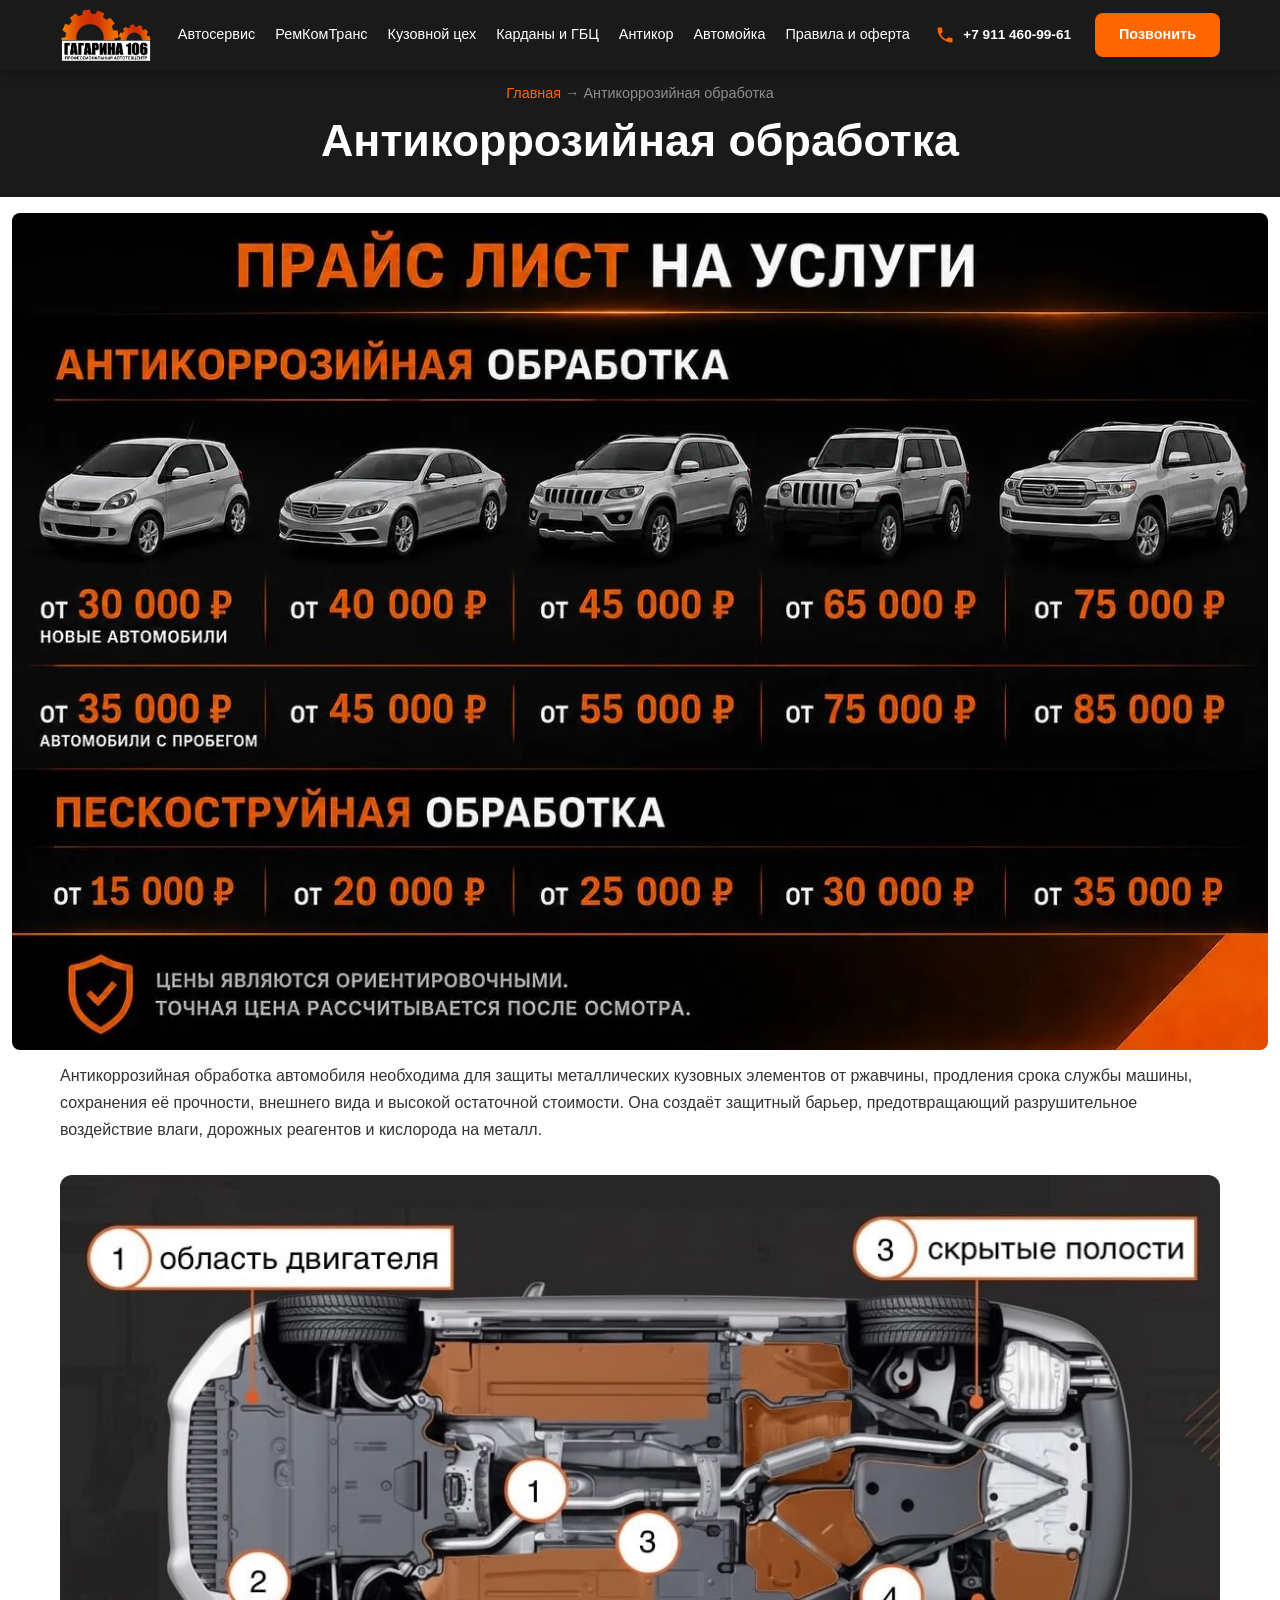
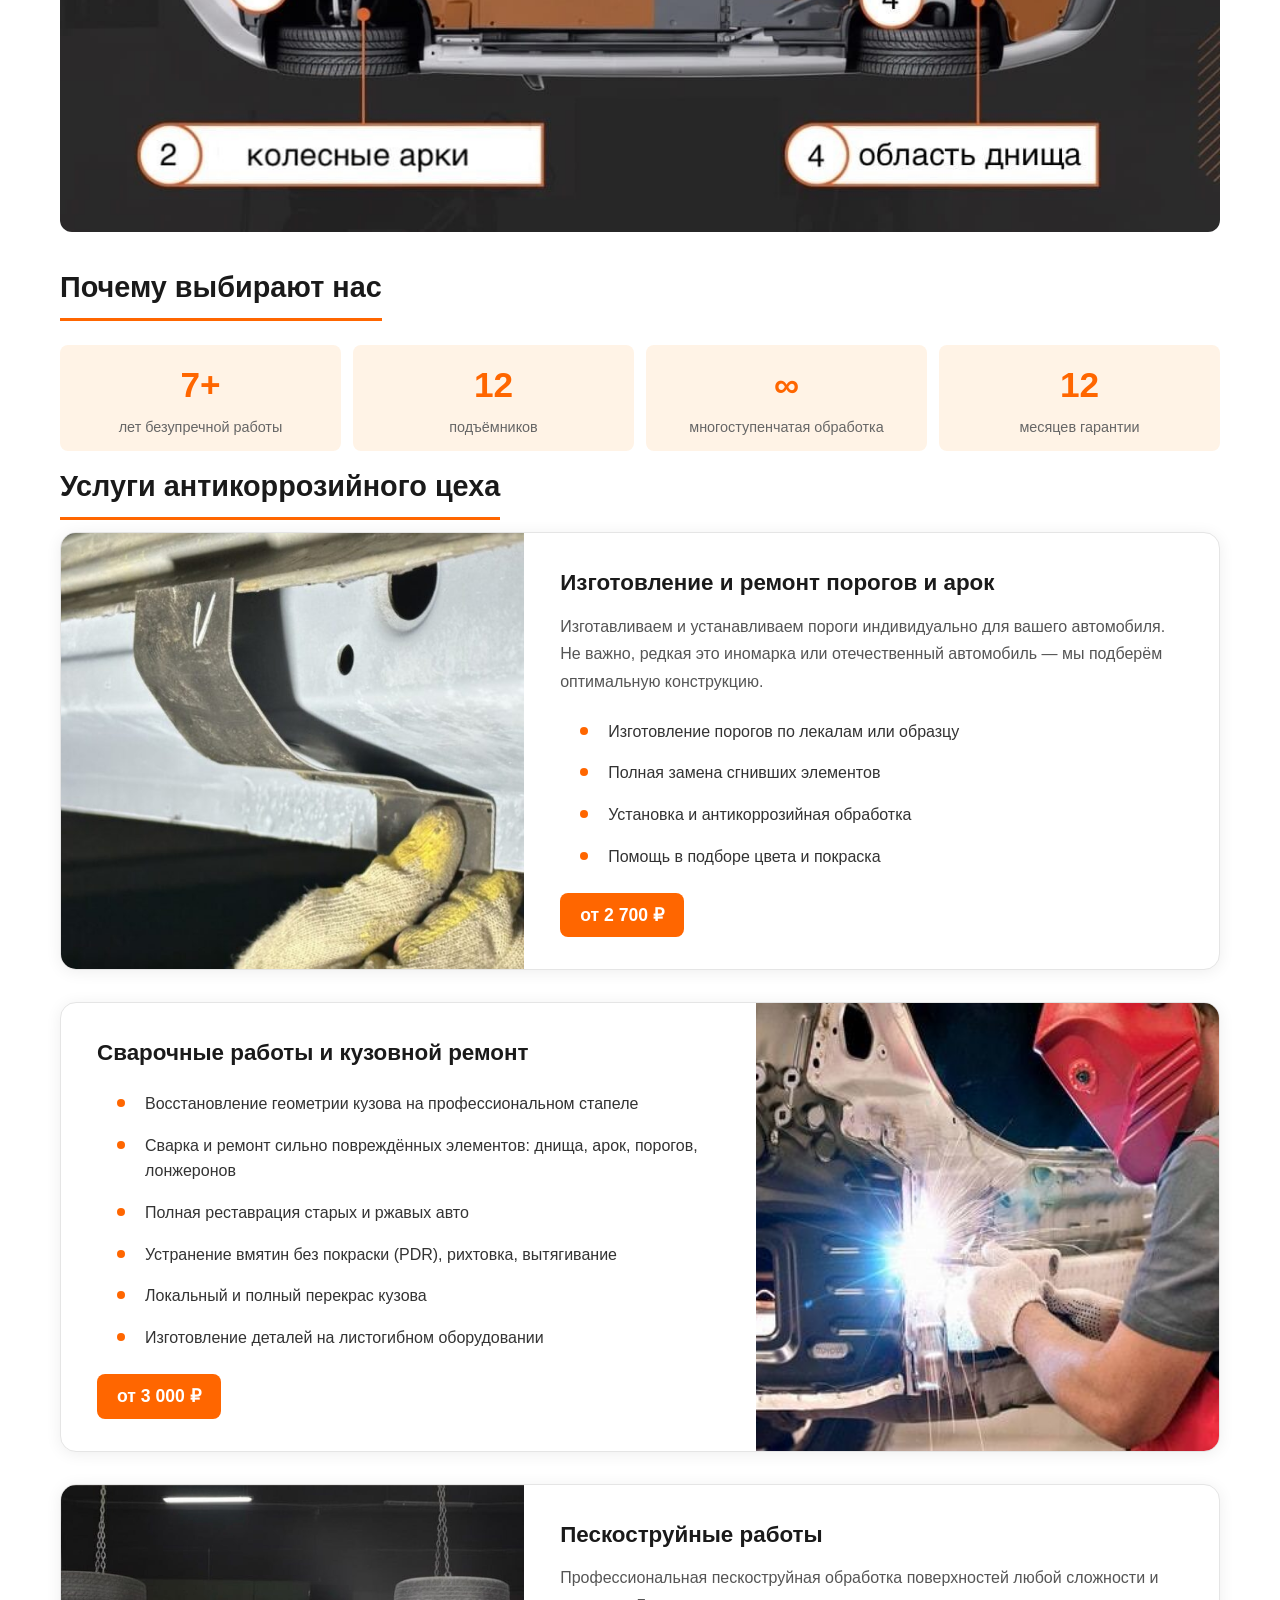
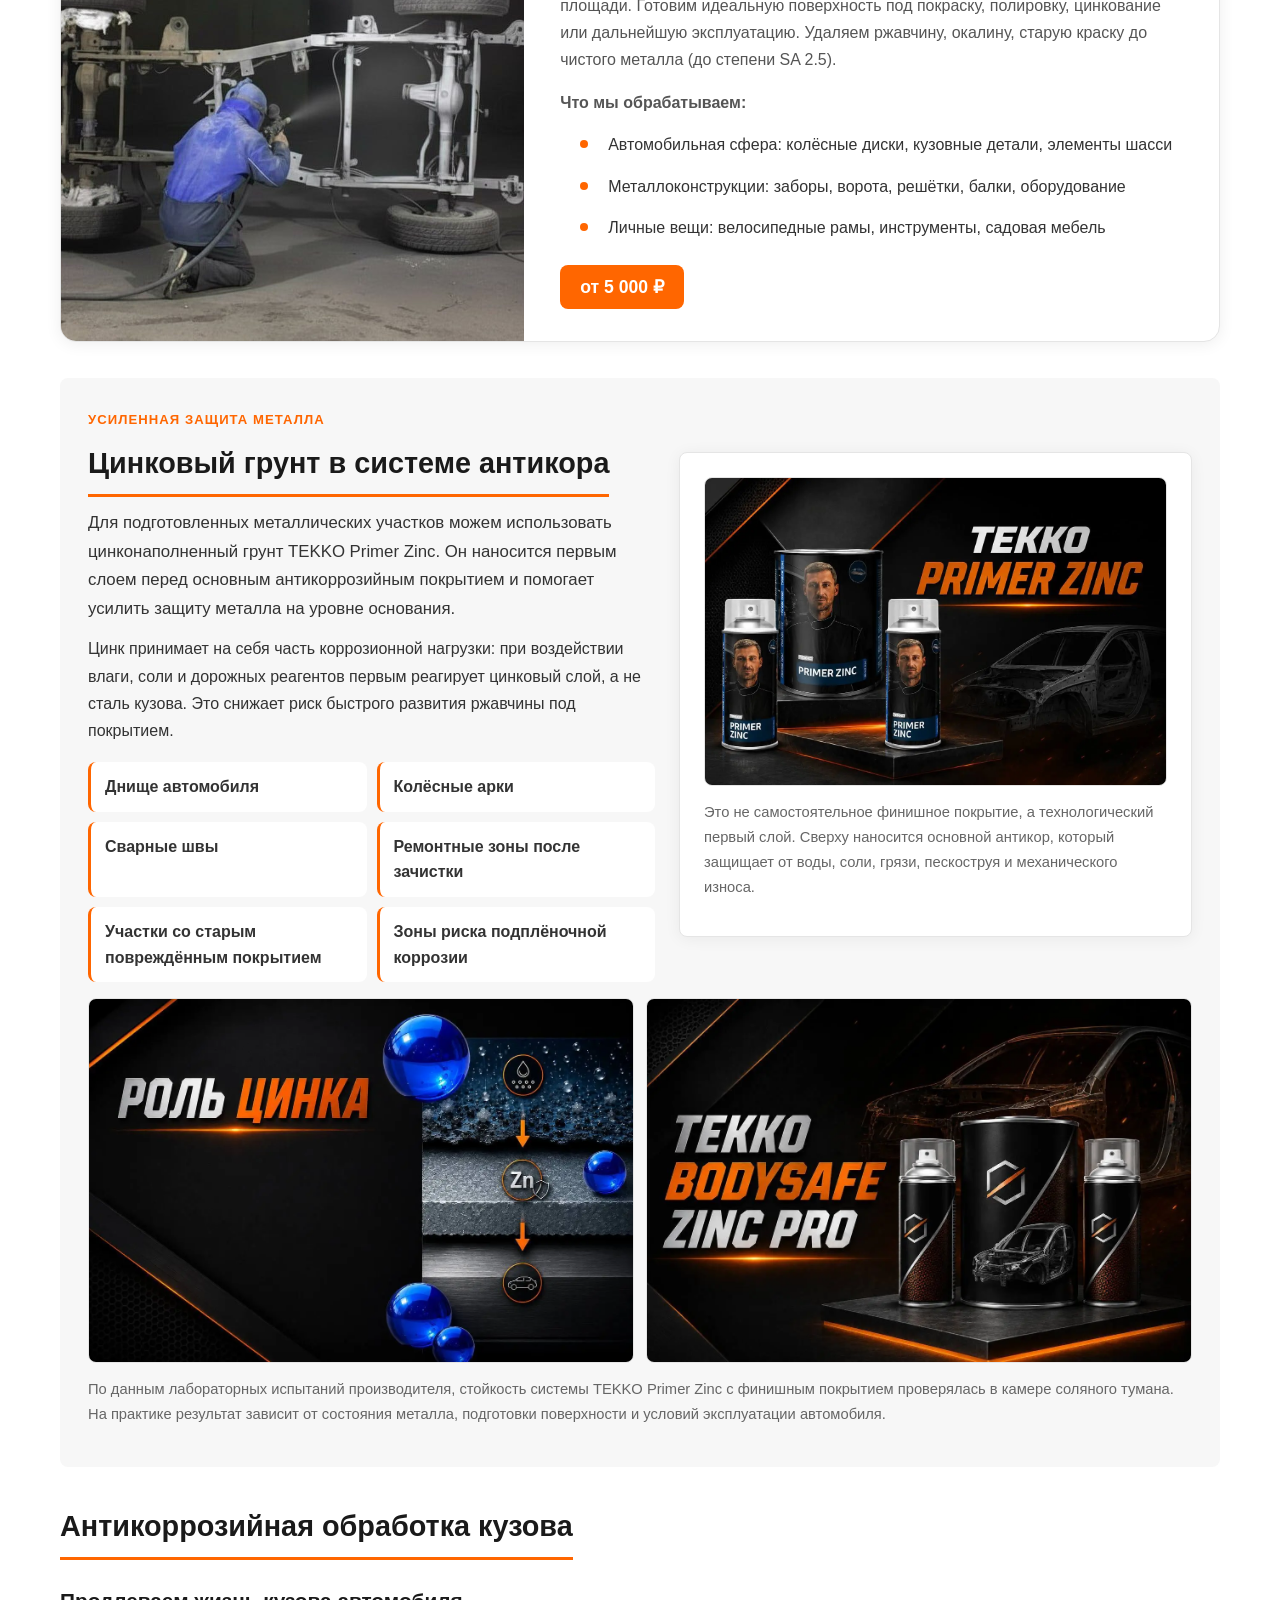
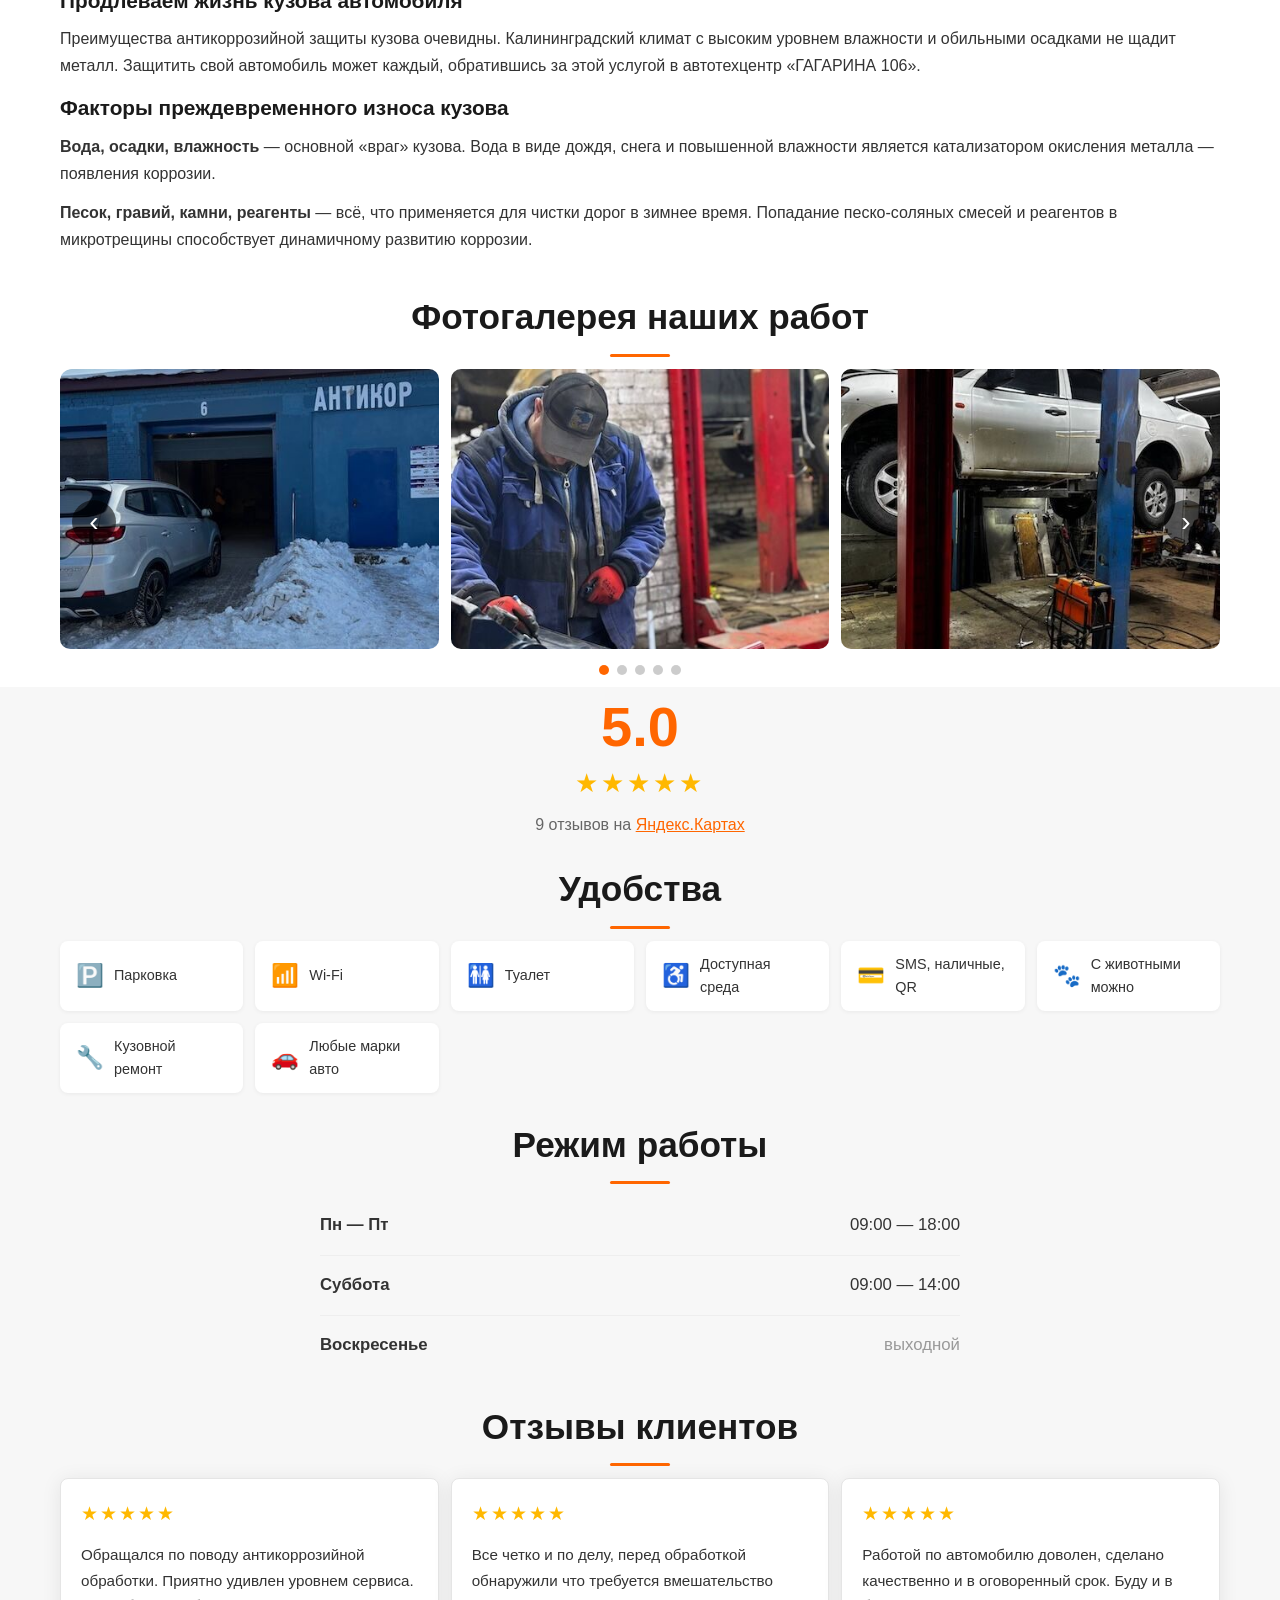
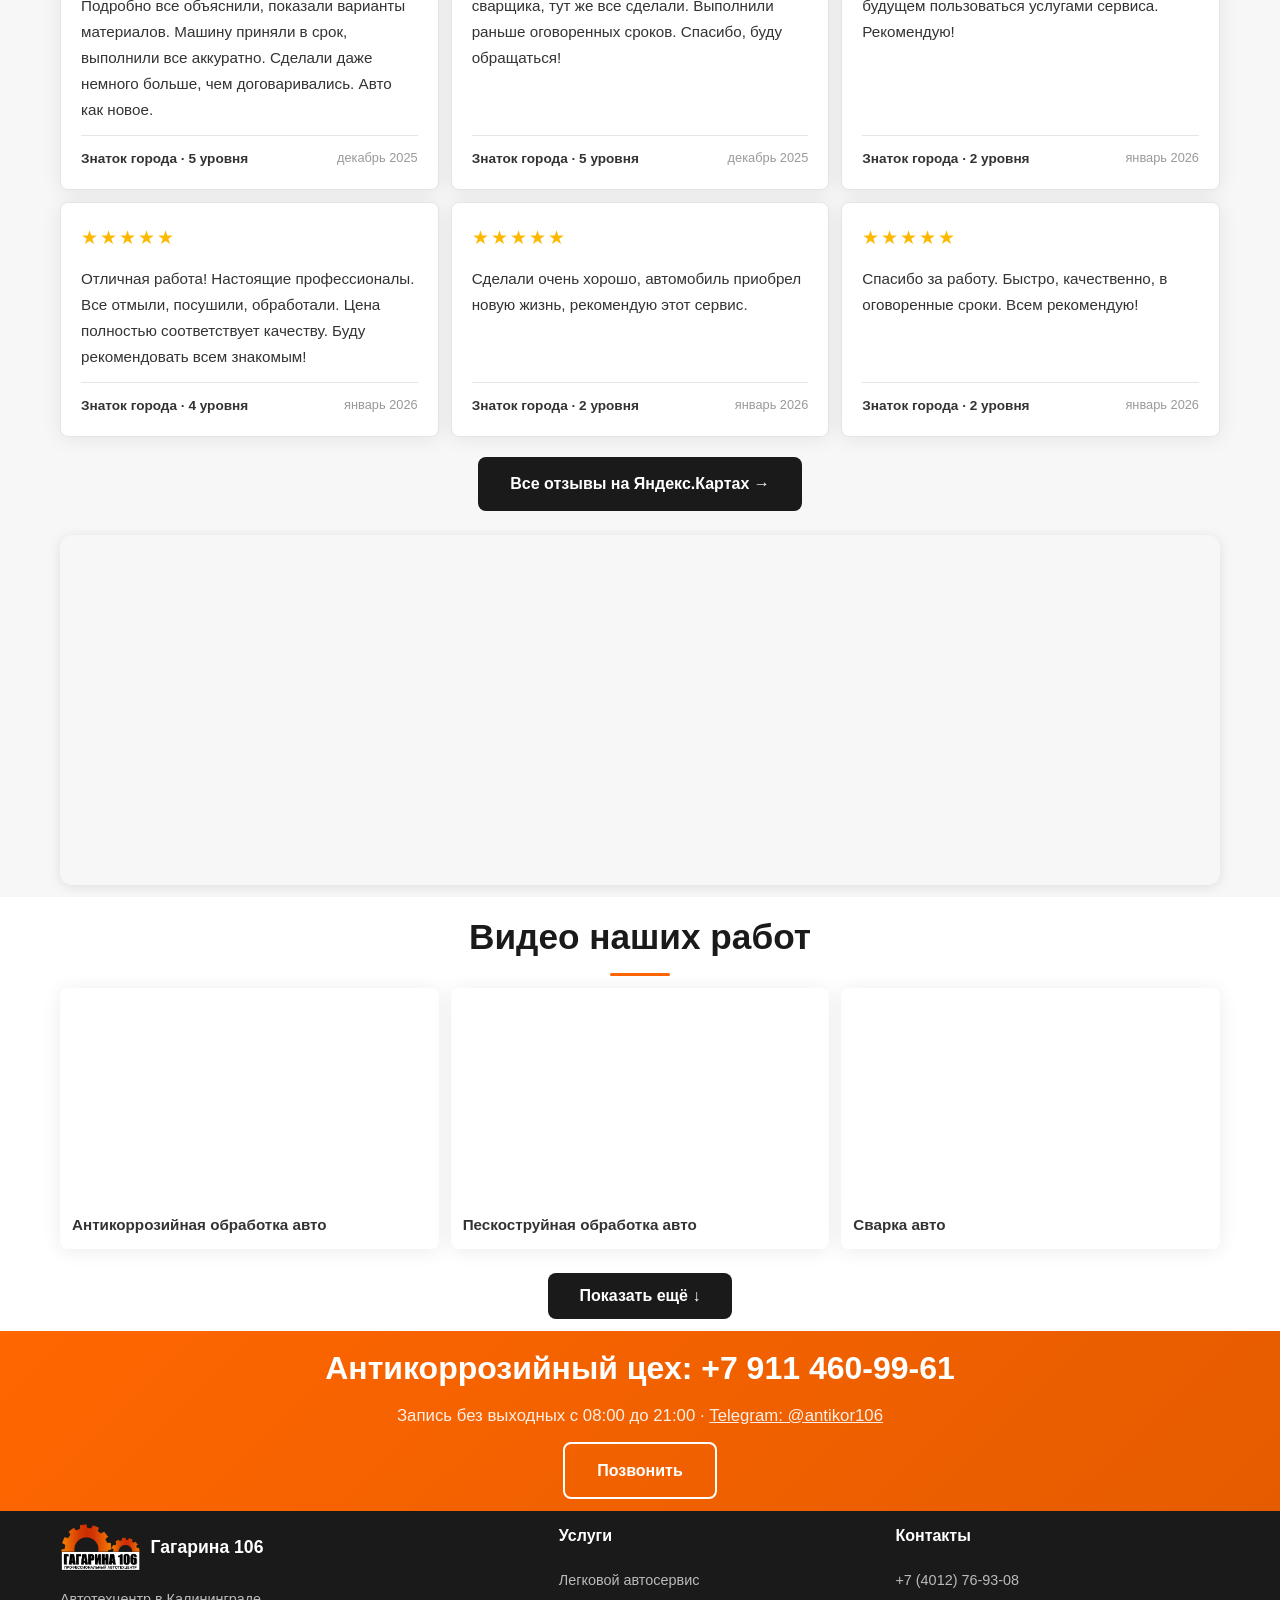
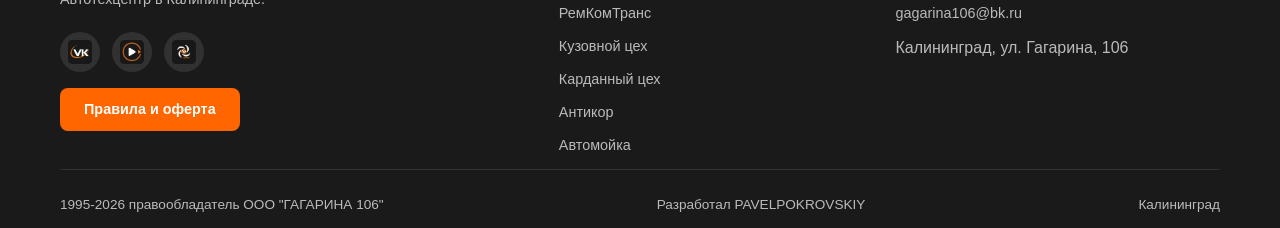
<file: antikor/index.html>
<!DOCTYPE html>
<html lang="ru">
<head>
  <meta charset="UTF-8">
  <meta name="viewport" content="width=device-width, initial-scale=1.0">
  <link rel="icon" href="../favicon.ico" sizes="any">
  <link rel="icon" type="image/png" href="../img/common/favicon-32x32.png" sizes="32x32">
  <link rel="apple-touch-icon" href="../img/common/apple-touch-icon.png">
  <title>Антикоррозийная обработка | ГАГАРИНА 106 | Калининград</title>
  <meta name="description" content="Антикоррозийная обработка автомобиля в Калининграде — пескоструйные работы, изготовление порогов, сварка, кузовной ремонт. Гарантия 12 месяцев. ГАГАРИНА 106.">
  <link rel="canonical" href="https://gagarina106.ru/antikor">
  <link rel="preconnect" href="https://fonts.googleapis.com">
  <link rel="preconnect" href="https://fonts.gstatic.com" crossorigin>
  <link href="https://fonts.googleapis.com/css2?family=Inter:wght@400;500;600;700;800&display=swap" rel="stylesheet">
  <link rel="stylesheet" href="../css/style.css">
  <style>
    @media(max-width:768px){
      .service-card{flex-direction:column!important;margin-left:0!important;margin-right:0!important}
      .service-card>div:first-child{min-height:200px!important;flex:none!important;width:100%!important}
      .service-card>div:last-child{padding:20px 16px!important}
      .gallery-grid{grid-template-columns:repeat(2,1fr)!important;gap:8px!important}
      .gallery-grid img{height:140px!important}
      .gallery-slider{margin:0!important}
      .content-section .container>*{max-width:100%!important}
      .page-hero .container{padding:0 16px}
      .stats-row{padding:0!important}
      .zinc-grid{grid-template-columns:1fr!important}
      .zinc-card{padding:20px 16px!important}
      .zinc-media-grid{grid-template-columns:1fr!important}
    }
    .zinc-section{margin:36px 0;background:#f7f7f7;border-radius:8px;padding:28px}
    .zinc-grid{display:grid;grid-template-columns:minmax(0,1.05fr) minmax(320px,.95fr);gap:24px;align-items:center}
    .zinc-eyebrow{display:inline-flex;margin-bottom:10px;color:#FF6600;font-size:.82rem;font-weight:800;letter-spacing:.08em;text-transform:uppercase}
    .zinc-lead{font-size:1.05rem;color:#333}
    .zinc-card{background:#fff;border:1px solid #e5e5e5;border-radius:8px;padding:24px;box-shadow:0 2px 16px rgba(0,0,0,.06)}
    .zinc-points{display:grid;grid-template-columns:repeat(2,minmax(0,1fr));gap:10px;margin:18px 0 0!important;padding-left:0!important}
    .zinc-points li{padding:12px 14px!important;background:#fff;border-left:3px solid #FF6600;border-radius:8px;font-weight:600}
    .zinc-points li::before{display:none}
    .zinc-media{overflow:hidden;border-radius:8px;background:#fff;border:1px solid #e5e5e5}
    .zinc-media picture{display:block;height:100%}
    .zinc-media img{width:100%;height:100%;object-fit:cover}
    .zinc-media-grid{display:grid;grid-template-columns:1fr 1fr;gap:12px;margin-top:16px}
    .zinc-note{margin-top:14px!important;font-size:.92rem;color:#666!important}
    @media(max-width:768px){.zinc-section{margin:28px 0;padding:20px 14px}.zinc-points{grid-template-columns:1fr}.zinc-lead{font-size:1rem}.zinc-media img{height:auto;object-fit:contain}}
  </style>
</head>
<body>

<header class="header"><div class="container"><a href="../" class="header__logo"><img src="../img/common/logo.png" alt="Логотип Гагарина 106" class="header__logo-img"></a><nav class="desktop-nav"><a href="../legkovoy">Автосервис</a><a href="../remkomtrans">РемКомТранс</a><a href="../kuzovnoy">Кузовной цех</a><a href="../kardani">Карданы и ГБЦ</a><a href="../antikor">Антикор</a><a href="../avtomoika">Автомойка</a><a href="../pravila-i-oferta">Правила и оферта</a></nav><div class="header__right"><a href="tel:+79114609961" class="header__phone"><svg viewBox="0 0 24 24"><path d="M6.62 10.79a15.05 15.05 0 006.59 6.59l2.2-2.2a1 1 0 011.01-.24 11.36 11.36 0 003.58.57 1 1 0 011 1V20a1 1 0 01-1 1A17 17 0 013 4a1 1 0 011-1h3.5a1 1 0 011 1c0 1.25.2 2.45.57 3.57a1 1 0 01-.25 1.02l-2.2 2.2z"/></svg>+7 911 460-99-61</a><a href="tel:+79114609961" class="header__cta">Позвонить</a><button class="burger" aria-label="Открыть меню"><span></span><span></span><span></span></button></div></div></header>
<nav class="mobile-nav"><a href="../">Главная</a><a href="../legkovoy">Автосервис</a><a href="../remkomtrans">РемКомТранс</a><a href="../kuzovnoy">Кузовной цех</a><a href="../kardani">Карданы и ГБЦ</a><a href="../antikor">Антикор</a><a href="../avtomoika">Автомойка</a><a href="../pravila-i-oferta">Правила и оферта</a></nav>

<section class="page-hero">
  <div class="container">
    <p class="page-hero__breadcrumb"><a href="../">Главная</a> → Антикоррозийная обработка</p>
    <h1 class="page-hero__title">Антикоррозийная обработка</h1>
  </div>
</section>



<!-- Price banner -->
<section style="padding:16px 12px 0;text-align:center">
  <picture style="display:block;width:100%;max-width:1280px;margin:0 auto">
    <source srcset="../img/antikor/price-banner.webp" type="image/webp">
    <img src="../img/antikor/price-banner.jpg" width="1280" height="853" alt="Прайс-лист на услуги антикоррозийного цеха" style="width:100%;height:auto;border-radius:8px;display:block">
  </picture>
</section>

<section class="content-section">
  <div class="container">
    <p>Антикоррозийная обработка автомобиля необходима для защиты металлических кузовных элементов от ржавчины, продления срока службы машины, сохранения её прочности, внешнего вида и высокой остаточной стоимости. Она создаёт защитный барьер, предотвращающий разрушительное воздействие влаги, дорожных реагентов и кислорода на металл.</p>
    <div style="text-align:center;margin:32px 0">
      <img src="../img/antikor/areas-diagram.jpg" alt="Области антикоррозийной обработки автомобиля" style="max-width:100%;height:auto;border-radius:12px">
    </div>

    <h2>Почему выбирают нас</h2>
    <div class="stats-row">
      <div class="stat"><span class="stat__number">7+</span><span class="stat__label">лет безупречной работы</span></div>
      <div class="stat"><span class="stat__number">12</span><span class="stat__label">подъёмников</span></div>
      <div class="stat"><span class="stat__number">∞</span><span class="stat__label">многоступенчатая обработка</span></div>
      <div class="stat"><span class="stat__number">12</span><span class="stat__label">месяцев гарантии</span></div>
    </div>

    <h2>Услуги антикоррозийного цеха</h2>

    <div class="service-card" style="display:flex;gap:0;background:#fff;border-radius:16px;overflow:hidden;box-shadow:0 2px 16px rgba(0,0,0,.07);margin-bottom:32px">
      <div style="flex:0 0 40%;min-height:300px;background:url('../img/antikor/sills.jpg') center/cover"></div>
      <div style="flex:1;padding:32px 36px;display:flex;flex-direction:column;justify-content:center">
        <h3 style="margin:0 0 12px;font-size:1.4rem">Изготовление и ремонт порогов и арок</h3>
        <p style="margin:0 0 16px;color:#555">Изготавливаем и устанавливаем пороги индивидуально для вашего автомобиля. Не важно, редкая это иномарка или отечественный автомобиль — мы подберём оптимальную конструкцию.</p>
        <ul style="margin:0 0 16px;color:#555;padding-left:20px">
          <li>Изготовление порогов по лекалам или образцу</li>
          <li>Полная замена сгнивших элементов</li>
          <li>Установка и антикоррозийная обработка</li>
          <li>Помощь в подборе цвета и покраска</li>
        </ul>
        <div><span style="display:inline-block;background:#FF6600;color:#fff;padding:8px 20px;border-radius:8px;font-weight:700;font-size:1.1rem">от 2 700 ₽</span></div>
      </div>
    </div>

    <div class="service-card" style="display:flex;flex-direction:row-reverse;gap:0;background:#fff;border-radius:16px;overflow:hidden;box-shadow:0 2px 16px rgba(0,0,0,.07);margin-bottom:32px">
      <div style="flex:0 0 40%;min-height:300px;background:url('../img/antikor/welding.jpg') center/cover"></div>
      <div style="flex:1;padding:32px 36px;display:flex;flex-direction:column;justify-content:center">
        <h3 style="margin:0 0 12px;font-size:1.4rem">Сварочные работы и кузовной ремонт</h3>
        <ul style="margin:0 0 16px;color:#555;padding-left:20px">
          <li>Восстановление геометрии кузова на профессиональном стапеле</li>
          <li>Сварка и ремонт сильно повреждённых элементов: днища, арок, порогов, лонжеронов</li>
          <li>Полная реставрация старых и ржавых авто</li>
          <li>Устранение вмятин без покраски (PDR), рихтовка, вытягивание</li>
          <li>Локальный и полный перекрас кузова</li>
          <li>Изготовление деталей на листогибном оборудовании</li>
        </ul>
        <div><span style="display:inline-block;background:#FF6600;color:#fff;padding:8px 20px;border-radius:8px;font-weight:700;font-size:1.1rem">от 3 000 ₽</span></div>
      </div>
    </div>

    <div class="service-card" style="display:flex;gap:0;background:#fff;border-radius:16px;overflow:hidden;box-shadow:0 2px 16px rgba(0,0,0,.07);margin-bottom:32px">
      <div style="flex:0 0 40%;min-height:300px;background:url('../img/antikor/sandblasting.jpg') center/cover"></div>
      <div style="flex:1;padding:32px 36px;display:flex;flex-direction:column;justify-content:center">
        <h3 style="margin:0 0 12px;font-size:1.4rem">Пескоструйные работы</h3>
        <p style="margin:0 0 16px;color:#555">Профессиональная пескоструйная обработка поверхностей любой сложности и площади. Готовим идеальную поверхность под покраску, полировку, цинкование или дальнейшую эксплуатацию. Удаляем ржавчину, окалину, старую краску до чистого металла (до степени SA 2.5).</p>
        <p style="margin:0 0 8px;color:#555"><strong>Что мы обрабатываем:</strong></p>
        <ul style="margin:0 0 16px;color:#555;padding-left:20px">
          <li>Автомобильная сфера: колёсные диски, кузовные детали, элементы шасси</li>
          <li>Металлоконструкции: заборы, ворота, решётки, балки, оборудование</li>
          <li>Личные вещи: велосипедные рамы, инструменты, садовая мебель</li>
        </ul>
        <div><span style="display:inline-block;background:#FF6600;color:#fff;padding:8px 20px;border-radius:8px;font-weight:700;font-size:1.1rem">от 5 000 ₽</span></div>
      </div>
    </div>

    <div class="zinc-section">
      <div class="zinc-grid">
        <div>
          <span class="zinc-eyebrow">Усиленная защита металла</span>
          <h2>Цинковый грунт в системе антикора</h2>
          <p class="zinc-lead">Для подготовленных металлических участков можем использовать цинконаполненный грунт TEKKO Primer Zinc. Он наносится первым слоем перед основным антикоррозийным покрытием и помогает усилить защиту металла на уровне основания.</p>
          <p>Цинк принимает на себя часть коррозионной нагрузки: при воздействии влаги, соли и дорожных реагентов первым реагирует цинковый слой, а не сталь кузова. Это снижает риск быстрого развития ржавчины под покрытием.</p>
          <ul class="zinc-points">
            <li>Днище автомобиля</li>
            <li>Колёсные арки</li>
            <li>Сварные швы</li>
            <li>Ремонтные зоны после зачистки</li>
            <li>Участки со старым повреждённым покрытием</li>
            <li>Зоны риска подплёночной коррозии</li>
          </ul>
        </div>
        <div class="zinc-card">
          <div class="zinc-media">
            <picture>
              <source srcset="../img/antikor/primer-zinc-material.webp" type="image/webp">
              <img src="../img/antikor/primer-zinc-material.jpg" alt="TEKKO Primer Zinc — цинконаполненный грунт для подготовки металла перед антикором">
            </picture>
          </div>
          <p class="zinc-note">Это не самостоятельное финишное покрытие, а технологический первый слой. Сверху наносится основной антикор, который защищает от воды, соли, грязи, пескоструя и механического износа.</p>
        </div>
      </div>
      <div class="zinc-media-grid">
        <div class="zinc-media">
          <picture>
            <source srcset="../img/antikor/primer-zinc-system.webp" type="image/webp">
            <img src="../img/antikor/primer-zinc-system.jpg" alt="Схема работы цинкового грунта и финишного антикоррозийного покрытия">
          </picture>
        </div>
        <div class="zinc-media">
          <picture>
            <source srcset="../img/antikor/primer-zinc-application.webp" type="image/webp">
            <img src="../img/antikor/primer-zinc-application.jpg" alt="Технология нанесения TEKKO Primer Zinc перед финишным антикоррозийным покрытием">
          </picture>
        </div>
      </div>
      <p class="zinc-note">По данным лабораторных испытаний производителя, стойкость системы TEKKO Primer Zinc с финишным покрытием проверялась в камере соляного тумана. На практике результат зависит от состояния металла, подготовки поверхности и условий эксплуатации автомобиля.</p>
    </div>

    <h2>Антикоррозийная обработка кузова</h2>
    <h3>Продлеваем жизнь кузова автомобиля</h3>
    <p>Преимущества антикоррозийной защиты кузова очевидны. Калининградский климат с высоким уровнем влажности и обильными осадками не щадит металл. Защитить свой автомобиль может каждый, обратившись за этой услугой в автотехцентр «ГАГАРИНА 106».</p>
    <h3>Факторы преждевременного износа кузова</h3>
    <p><strong>Вода, осадки, влажность</strong> — основной «враг» кузова. Вода в виде дождя, снега и повышенной влажности является катализатором окисления металла — появления коррозии.</p>
    <p><strong>Песок, гравий, камни, реагенты</strong> — всё, что применяется для чистки дорог в зимнее время. Попадание песко-соляных смесей и реагентов в микротрещины способствует динамичному развитию коррозии.</p>
  </div>
</section>

<!-- PHOTO GALLERY SLIDER -->
<section class="section">
  <div class="container">
    <div class="section__header">
      <h2 class="section__title">Фотогалерея наших работ</h2>
      <div class="section__divider"></div>
    </div>
    <div class="gallery-slider" style="position:relative;overflow:hidden;border-radius:12px">
      <div class="gallery-slider__track" style="display:flex;transition:transform .4s ease;gap:12px">
        <img src="../img/antikor/gallery/1.jpg" alt="Антикоррозийная обработка автомобиля в ГАГАРИНА 106" class="gallery-slide">
        <img src="../img/antikor/gallery/2.jpg" alt="Антикор автомобиля в Калининграде" class="gallery-slide">
        <img src="../img/antikor/gallery/3.jpg" alt="Защита кузова от коррозии в автотехцентре ГАГАРИНА 106" class="gallery-slide">
        <img src="../img/antikor/gallery/4.jpg" alt="Обработка днища и кузова от коррозии" class="gallery-slide">
        <img src="../img/antikor/gallery/5.jpg" alt="Услуги антикоррозийной обработки автомобиля" class="gallery-slide">
        <img src="../img/antikor/gallery/6.jpg" alt="Антикоррозийная защита кузова в Калининграде" class="gallery-slide">
        <img src="../img/antikor/gallery/7.jpg" alt="Работы по антикоррозийной обработке автомобиля" class="gallery-slide">
        <img src="../img/antikor/gallery/8.jpg" alt="Подготовка кузова к антикоррозийной обработке" class="gallery-slide">
        <img src="../img/antikor/gallery/9.jpg" alt="Антикор и защита металла автомобиля" class="gallery-slide">
        <img src="../img/antikor/gallery/10.jpg" alt="Профессиональная антикоррозийная обработка" class="gallery-slide">
        <img src="../img/antikor/gallery/11.jpg" alt="Антикоррозийный цех ГАГАРИНА 106" class="gallery-slide">
        <img src="../img/antikor/gallery/12.jpg" alt="Защита автомобиля от ржавчины и влаги" class="gallery-slide">
        <img src="../img/antikor/gallery/13.jpg" alt="Антикоррозийная обработка кузова и днища" class="gallery-slide">
      </div>
      <button class="gallery-btn gallery-btn--prev" aria-label="Назад">‹</button>
      <button class="gallery-btn gallery-btn--next" aria-label="Вперёд">›</button>
      <div class="gallery-dots"></div>
    </div>
  </div>
</section>
<style>
  .gallery-slide{flex:0 0 calc(33.333% - 8px);height:280px;object-fit:cover;border-radius:10px;cursor:pointer}
  .gallery-btn{position:absolute;top:50%;transform:translateY(-50%);width:44px;height:44px;border:none;background:rgba(0,0,0,.55);color:#fff;font-size:28px;border-radius:50%;cursor:pointer;z-index:2;display:flex;align-items:center;justify-content:center;transition:background .2s}
  .gallery-btn:hover{background:rgba(0,0,0,.8)}
  .gallery-btn--prev{left:12px}
  .gallery-btn--next{right:12px}
  .gallery-dots{display:flex;justify-content:center;gap:8px;margin-top:16px}
  .gallery-dots span{width:10px;height:10px;border-radius:50%;background:rgba(0,0,0,.2);cursor:pointer;transition:background .2s}
  .gallery-dots span.active{background:#FF6600}
  @media(max-width:768px){
    .gallery-slide{flex:0 0 100%!important;height:250px!important;border-radius:8px!important}
  }
</style>
<script>
(function(){
  var track=document.querySelector('.gallery-slider__track');
  var slides=document.querySelectorAll('.gallery-slide');
  var dotsWrap=document.querySelector('.gallery-dots');
  var prevBtn=document.querySelector('.gallery-btn--prev');
  var nextBtn=document.querySelector('.gallery-btn--next');
  var idx=0;
  function perView(){return window.innerWidth<=768?1:3}
  function maxIdx(){return Math.max(0,slides.length-perView())}
  function buildDots(){
    dotsWrap.innerHTML='';
    var pages=Math.ceil(slides.length/perView());
    for(var i=0;i<pages;i++){var d=document.createElement('span');d.dataset.i=i;dotsWrap.appendChild(d)}
    updateDots()
  }
  function updateDots(){
    var page=Math.floor(idx/perView());
    dotsWrap.querySelectorAll('span').forEach(function(d,i){d.classList.toggle('active',i===page)})
  }
  function go(i){
    var max=maxIdx();
    if(i>max){idx=0}
    else if(i<0){idx=max}
    else{idx=i}
    var gap=12;
    var slideW=(track.parentElement.offsetWidth-(perView()-1)*gap)/perView();
    track.style.transform='translateX(-'+(idx*(slideW+gap))+'px)';
    updateDots()
  }
  prevBtn.onclick=function(){go(idx-perView())};
  nextBtn.onclick=function(){go(idx+perView())};
  dotsWrap.onclick=function(e){if(e.target.dataset.i!==undefined)go(parseInt(e.target.dataset.i)*perView())};
  // Touch swipe
  var sx,dx;
  track.addEventListener('touchstart',function(e){sx=e.touches[0].clientX;dx=0},{passive:true});
  track.addEventListener('touchmove',function(e){dx=e.touches[0].clientX-sx},{passive:true});
  track.addEventListener('touchend',function(){if(Math.abs(dx)>40){dx<0?go(idx+1):go(idx-1)}});
  buildDots();
  window.addEventListener('resize',function(){buildDots();go(idx)});
})();
</script>

<!-- Рейтинг + Удобства + Отзывы + Карта -->
<section class="section section--alt" id="reviews">
  <div class="container">

    <!-- Рейтинг -->
    <div style="text-align:center;margin-bottom:24px">
      <div style="font-size:3.5rem;font-weight:800;color:#FF6600;line-height:1">5.0</div>
      <div style="color:#FFB800;font-size:1.6rem;letter-spacing:3px;margin:8px 0">★★★★★</div>
      <div style="color:#666;font-size:1rem">9 отзывов на <a href="https://yandex.ru/maps/org/antikor/107803767453/reviews/" target="_blank" rel="noopener" style="color:#FF6600;text-decoration:underline">Яндекс.Картах</a></div>
    </div>

    <!-- Удобства -->
    <div class="section__header" style="margin-top:24px">
      <h2 class="section__title">Удобства</h2>
      <div class="section__divider"></div>
    </div>
    <div style="display:grid;grid-template-columns:repeat(auto-fill,minmax(180px,1fr));gap:12px;margin-bottom:24px">
      <div style="display:flex;align-items:center;gap:10px;padding:12px 16px;background:#fff;border-radius:8px;box-shadow:0 1px 4px rgba(0,0,0,.06)">
        <span style="font-size:1.4rem">🅿️</span><span style="font-size:.9rem;font-weight:500">Парковка</span>
      </div>
      <div style="display:flex;align-items:center;gap:10px;padding:12px 16px;background:#fff;border-radius:8px;box-shadow:0 1px 4px rgba(0,0,0,.06)">
        <span style="font-size:1.4rem">📶</span><span style="font-size:.9rem;font-weight:500">Wi-Fi</span>
      </div>
      <div style="display:flex;align-items:center;gap:10px;padding:12px 16px;background:#fff;border-radius:8px;box-shadow:0 1px 4px rgba(0,0,0,.06)">
        <span style="font-size:1.4rem">🚻</span><span style="font-size:.9rem;font-weight:500">Туалет</span>
      </div>
      <div style="display:flex;align-items:center;gap:10px;padding:12px 16px;background:#fff;border-radius:8px;box-shadow:0 1px 4px rgba(0,0,0,.06)">
        <span style="font-size:1.4rem">♿</span><span style="font-size:.9rem;font-weight:500">Доступная среда</span>
      </div>
      <div style="display:flex;align-items:center;gap:10px;padding:12px 16px;background:#fff;border-radius:8px;box-shadow:0 1px 4px rgba(0,0,0,.06)">
        <span style="font-size:1.4rem">💳</span><span style="font-size:.9rem;font-weight:500">SMS, наличные, QR</span>
      </div>
      <div style="display:flex;align-items:center;gap:10px;padding:12px 16px;background:#fff;border-radius:8px;box-shadow:0 1px 4px rgba(0,0,0,.06)">
        <span style="font-size:1.4rem">🐾</span><span style="font-size:.9rem;font-weight:500">С животными можно</span>
      </div>
      <div style="display:flex;align-items:center;gap:10px;padding:12px 16px;background:#fff;border-radius:8px;box-shadow:0 1px 4px rgba(0,0,0,.06)">
        <span style="font-size:1.4rem">🔧</span><span style="font-size:.9rem;font-weight:500">Кузовной ремонт</span>
      </div>
      <div style="display:flex;align-items:center;gap:10px;padding:12px 16px;background:#fff;border-radius:8px;box-shadow:0 1px 4px rgba(0,0,0,.06)">
        <span style="font-size:1.4rem">🚗</span><span style="font-size:.9rem;font-weight:500">Любые марки авто</span>
      </div>
    </div>

    <!-- Режим работы -->
    <div class="section__header">
      <h2 class="section__title">Режим работы</h2>
      <div class="section__divider"></div>
    </div>
    <div style="max-width:640px;margin:0 auto 24px">
      <table style="width:100%;border-collapse:collapse;font-size:1rem">
        <tr style="border-bottom:1px solid #eee"><td style="padding:16px 0;font-weight:700;font-size:1.05rem">Пн — Пт</td><td style="padding:16px 0;text-align:right;color:#333;font-size:1.05rem">09:00 — 18:00</td></tr>
        <tr style="border-bottom:1px solid #eee"><td style="padding:16px 0;font-weight:700;font-size:1.05rem">Суббота</td><td style="padding:16px 0;text-align:right;color:#333;font-size:1.05rem">09:00 — 14:00</td></tr>
        <tr><td style="padding:16px 0;font-weight:700;font-size:1.05rem">Воскресенье</td><td style="padding:16px 0;text-align:right;color:#999;font-size:1.05rem">выходной</td></tr>
      </table>
    </div>

    <!-- Отзывы -->
    <div class="section__header">
      <h2 class="section__title">Отзывы клиентов</h2>
      <div class="section__divider"></div>
    </div>
    <div class="reviews-grid">

      <div class="review-card">
        <div class="review-card__stars">★★★★★</div>
        <p class="review-card__text">Обращался по поводу антикоррозийной обработки. Приятно удивлен уровнем сервиса. Подробно все объяснили, показали варианты материалов. Машину приняли в срок, выполнили все аккуратно. Сделали даже немного больше, чем договаривались. Авто как новое.</p>
        <div class="review-card__author">
          <span class="review-card__name">Знаток города · 5 уровня</span>
          <span class="review-card__date">декабрь 2025</span>
        </div>
      </div>

      <div class="review-card">
        <div class="review-card__stars">★★★★★</div>
        <p class="review-card__text">Все четко и по делу, перед обработкой обнаружили что требуется вмешательство сварщика, тут же все сделали. Выполнили раньше оговоренных сроков. Спасибо, буду обращаться!</p>
        <div class="review-card__author">
          <span class="review-card__name">Знаток города · 5 уровня</span>
          <span class="review-card__date">декабрь 2025</span>
        </div>
      </div>

      <div class="review-card">
        <div class="review-card__stars">★★★★★</div>
        <p class="review-card__text">Работой по автомобилю доволен, сделано качественно и в оговоренный срок. Буду и в будущем пользоваться услугами сервиса. Рекомендую!</p>
        <div class="review-card__author">
          <span class="review-card__name">Знаток города · 2 уровня</span>
          <span class="review-card__date">январь 2026</span>
        </div>
      </div>

      <div class="review-card">
        <div class="review-card__stars">★★★★★</div>
        <p class="review-card__text">Отличная работа! Настоящие профессионалы. Все отмыли, посушили, обработали. Цена полностью соответствует качеству. Буду рекомендовать всем знакомым!</p>
        <div class="review-card__author">
          <span class="review-card__name">Знаток города · 4 уровня</span>
          <span class="review-card__date">январь 2026</span>
        </div>
      </div>

      <div class="review-card">
        <div class="review-card__stars">★★★★★</div>
        <p class="review-card__text">Сделали очень хорошо, автомобиль приобрел новую жизнь, рекомендую этот сервис.</p>
        <div class="review-card__author">
          <span class="review-card__name">Знаток города · 2 уровня</span>
          <span class="review-card__date">январь 2026</span>
        </div>
      </div>

      <div class="review-card">
        <div class="review-card__stars">★★★★★</div>
        <p class="review-card__text">Спасибо за работу. Быстро, качественно, в оговоренные сроки. Всем рекомендую!</p>
        <div class="review-card__author">
          <span class="review-card__name">Знаток города · 2 уровня</span>
          <span class="review-card__date">январь 2026</span>
        </div>
      </div>

    </div>
    <div style="text-align:center; margin-top: 20px;">
      <a href="https://yandex.ru/maps/org/antikor/107803767453/reviews/" target="_blank" rel="noopener" class="btn btn--dark">Все отзывы на Яндекс.Картах →</a>
    </div>

    <!-- Карта -->
    <div style="margin-top:24px;border-radius:12px;overflow:hidden;box-shadow:0 2px 12px rgba(0,0,0,.1)">
      <iframe src="https://yandex.ru/map-widget/v1/?ll=20.463900%2C54.693300&z=17&l=map&mode=search&oid=107803767453" loading="lazy" style="width:100%;height:350px;border:none;display:block" title="Антикор Гагарина 106 на карте"></iframe>
    </div>

  </div>
</section>

<section class="section">
  <div class="container">
    <div class="section__header">
      <h2 class="section__title">Видео наших работ</h2>
      <div class="section__divider"></div>
    </div>
    <div class="videos-grid">
      <div class="video-card">
        <iframe src="https://rutube.ru/play/embed/7291649aeb53f6e56dacba0fcee01b8c/" loading="lazy" allowfullscreen title="Антикоррозийная обработка"></iframe>
        <div class="video-card__title">Антикоррозийная обработка авто</div>
      </div>
      <div class="video-card">
        <iframe src="https://rutube.ru/play/embed/9f5570219e19e40a60322ddcab5ddc0e/" loading="lazy" allowfullscreen title="Пескоструйная обработка"></iframe>
        <div class="video-card__title">Пескоструйная обработка авто</div>
      </div>
      <div class="video-card">
        <iframe src="https://rutube.ru/play/embed/7719c757ada2c3d8616b2aa41b5c7eed/" loading="lazy" allowfullscreen title="Сварка авто"></iframe>
        <div class="video-card__title">Сварка авто</div>
      </div>
      <div class="video-card">
        <iframe src="https://rutube.ru/play/embed/e678907c2117c5dd86c599319e060801/" loading="lazy" allowfullscreen title="Полировка авто"></iframe>
        <div class="video-card__title">Полировка авто</div>
      </div>
      <div class="video-card">
        <iframe src="https://rutube.ru/play/embed/4064d432d03fb6428d0078ce2e4cf3bc/" loading="lazy" allowfullscreen title="Развал-схождение"></iframe>
        <div class="video-card__title">Развал-схождение</div>
      </div>
      <div class="video-card">
        <iframe src="https://rutube.ru/play/embed/95618e308a4ca0d7061ea23f9e08d39b/" loading="lazy" allowfullscreen title="Мойка днища авто"></iframe>
        <div class="video-card__title">Мойка днища авто</div>
      </div>
      <div class="video-card">
        <iframe src="https://rutube.ru/play/embed/9186a386e2314e10952b247e5285932c/" loading="lazy" allowfullscreen title="Мойка самообслуживания в тёплом боксе"></iframe>
        <div class="video-card__title">Мойка самообслуживания в тёплом боксе</div>
      </div>
      <div class="video-card">
        <iframe src="https://rutube.ru/play/embed/643ec40f27a7d80ba4e67e22d9a1af72/" loading="lazy" allowfullscreen title="Ремонт коммерческого транспорта"></iframe>
        <div class="video-card__title">Ремонт коммерческого транспорта</div>
      </div>
    </div>
  </div>
</section>

<section class="promo-banner">
  <div class="container">
    <h3 class="promo-banner__title">Антикоррозийный цех: +7 911 460-99-61</h3>
    <p class="promo-banner__desc">Запись без выходных с 08:00 до 21:00 · <a href="https://t.me/antikor106" style="color:#fff;text-decoration:underline">Telegram: @antikor106</a></p>
    <a href="tel:+79114609961" class="btn btn--outline">Позвонить</a>
  </div>
</section>

<footer class="footer"><div class="container"><div class="footer-grid"><div class="footer__brand"><div class="footer__logo"><img src="../img/common/logo.png" alt="Гагарина 106" class="footer__logo-img"><span>Гагарина 106</span></div><p class="footer__desc">Автотехцентр в Калининграде.</p><div class="footer__social"><a href="https://vk.com/gagarina_106" target="_blank" rel="noopener" aria-label="ВКонтакте"><img src="../img/social/vk.png" alt="ВКонтакте" class="footer__social-icon"></a><a href="https://rutube.ru/channel/70800758/" target="_blank" rel="noopener" aria-label="Rutube"><img src="../img/social/rutube.png" alt="Rutube" class="footer__social-icon"></a><a href="https://dzen.ru/gagarina106_kld" target="_blank" rel="noopener" aria-label="Дзен"><img src="../img/social/dzen.png" alt="Дзен" class="footer__social-icon"></a></div><a href="../pravila-i-oferta/" class="footer__legal-btn">Правила и оферта</a></div><div><h4 class="footer__heading">Услуги</h4><div class="footer__links"><a href="../legkovoy">Легковой автосервис</a><a href="../remkomtrans">РемКомТранс</a><a href="../kuzovnoy">Кузовной цех</a><a href="../kardani">Карданный цех</a><a href="../antikor">Антикор</a><a href="../avtomoika">Автомойка</a></div></div><div><h4 class="footer__heading">Контакты</h4><div class="footer__links"><a href="tel:+74012769308">+7 (4012) 76-93-08</a><a href="mailto:gagarina106@bk.ru">gagarina106@bk.ru</a><span>Калининград, ул. Гагарина, 106</span></div></div></div><div class="footer__bottom"><span>1995-2026 правообладатель ООО "ГАГАРИНА 106"</span><span><a href="https://instagram.com/pavel.pokrovskiy" target="_blank" rel="noopener" style="color:inherit;text-decoration:none;">Разработал PAVELPOKROVSKIY</a></span><span>Калининград</span></div></div></footer>
<script src="../js/main.js" defer></script>
<script type="text/javascript">(function(m,e,t,r,i,k,a){m[i]=m[i]||function(){(m[i].a=m[i].a||[]).push(arguments)};m[i].l=1*new Date();for(var j=0;j<document.scripts.length;j++){if(document.scripts[j].src===r){return}}k=e.createElement(t);a=e.getElementsByTagName(t)[0];k.async=1;k.src=r;a.parentNode.insertBefore(k,a)})(window,document,"script","https://mc.yandex.ru/metrika/tag.js","ym");ym(46619493,"init",{clickmap:true,trackLinks:true,accurateTrackBounce:true,webvisor:true});</script>
</body>
</html>
</file>
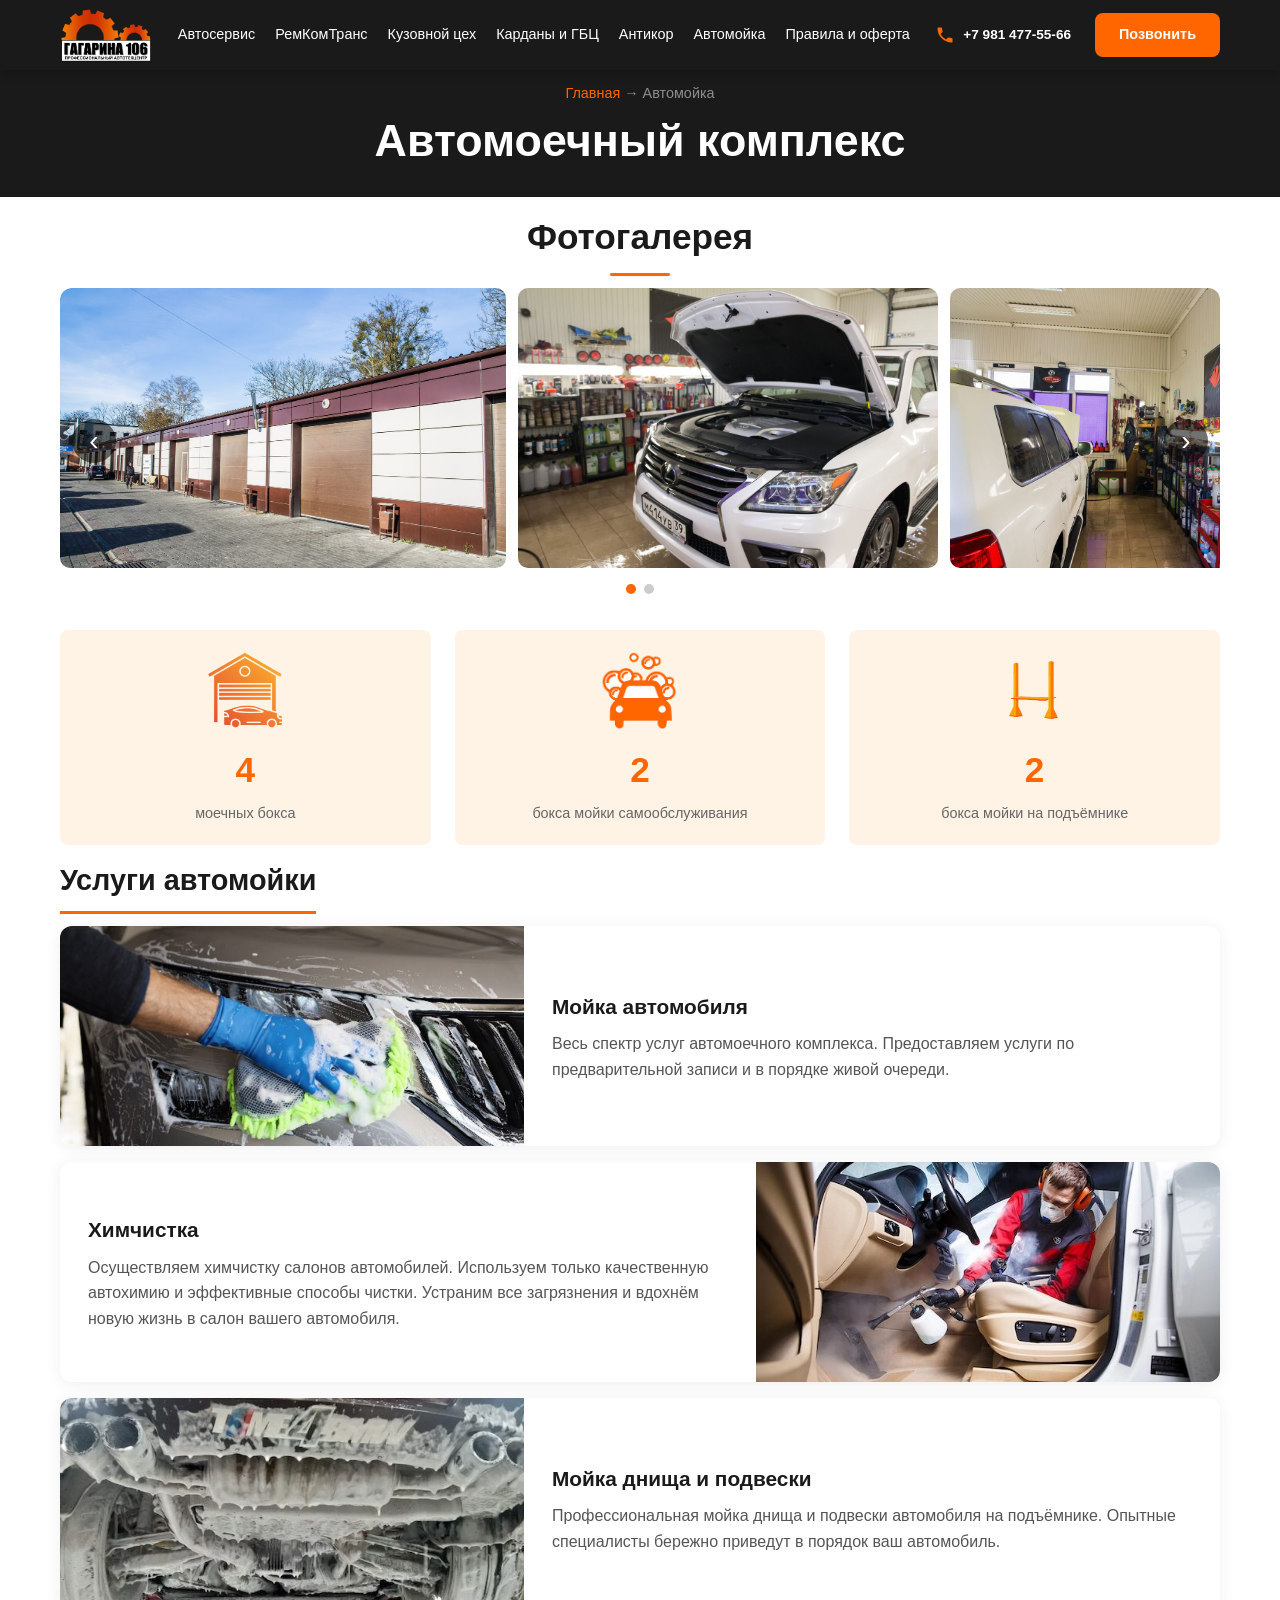
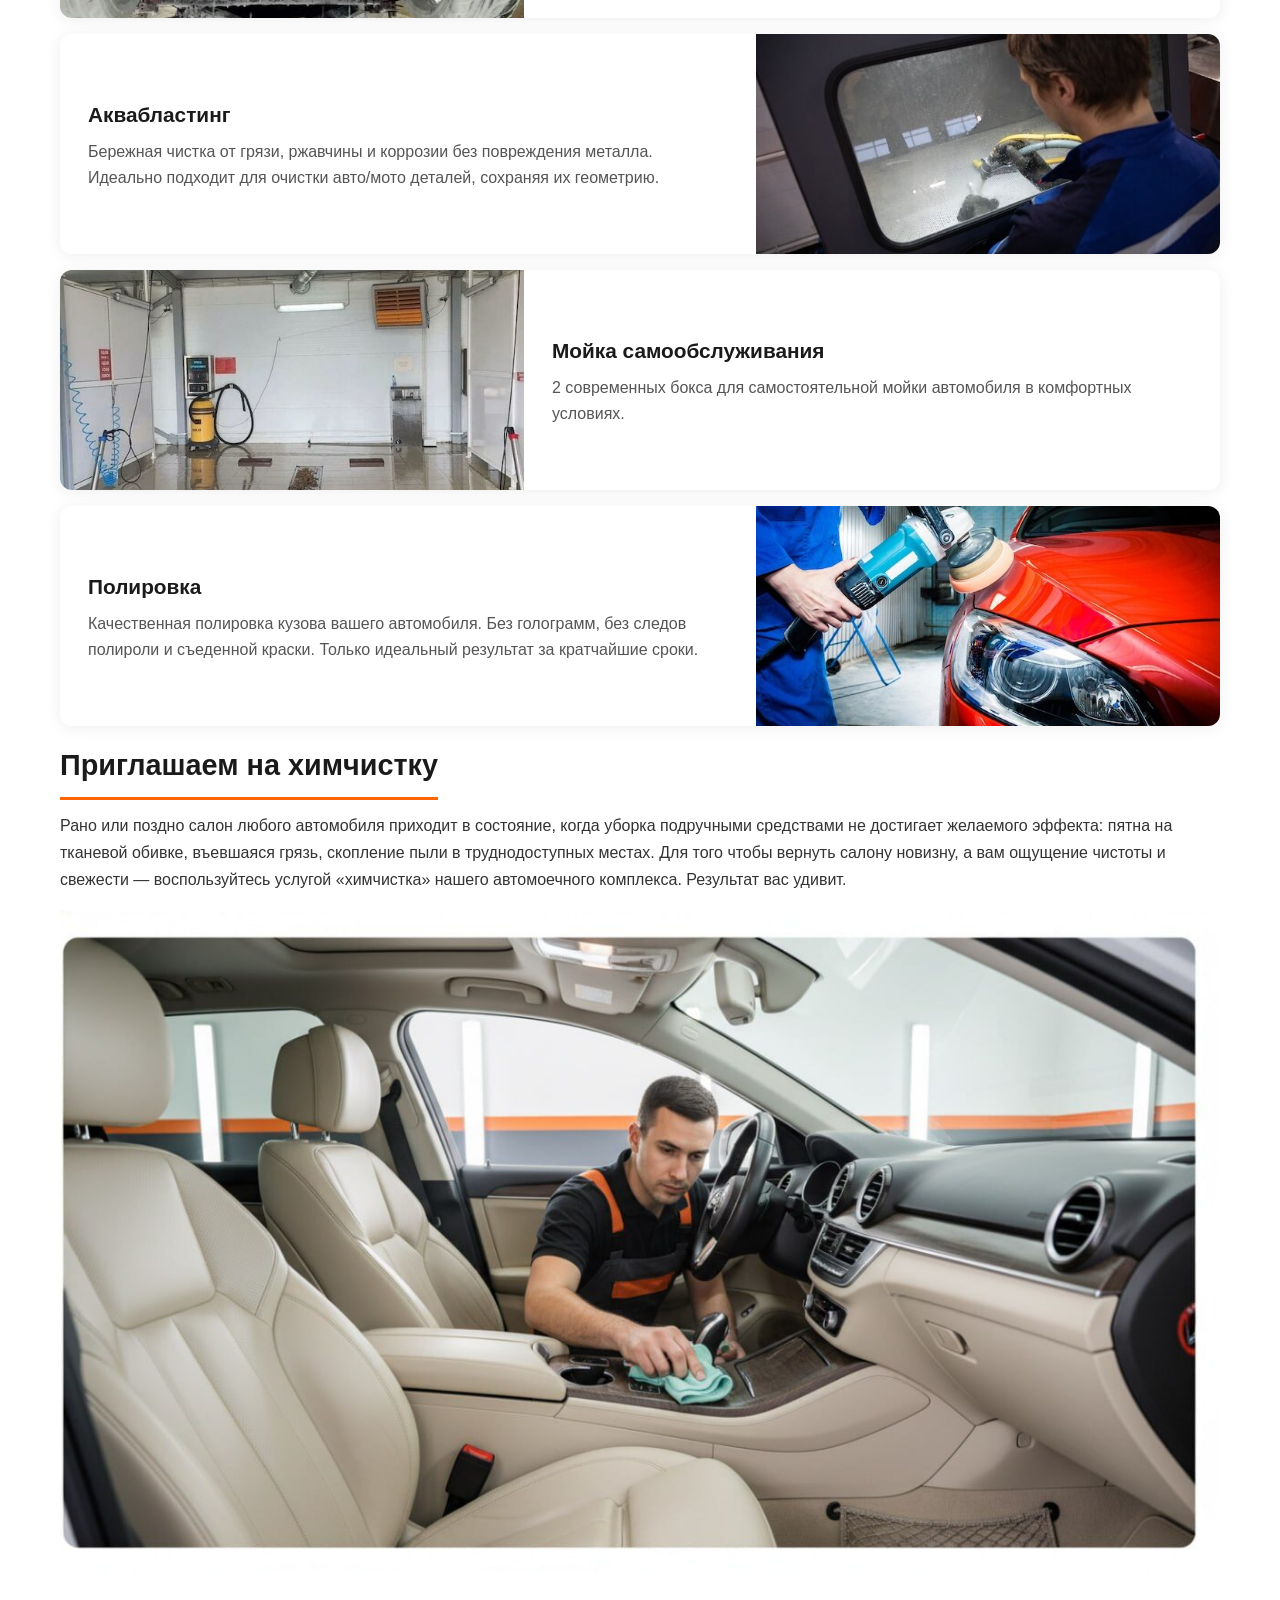
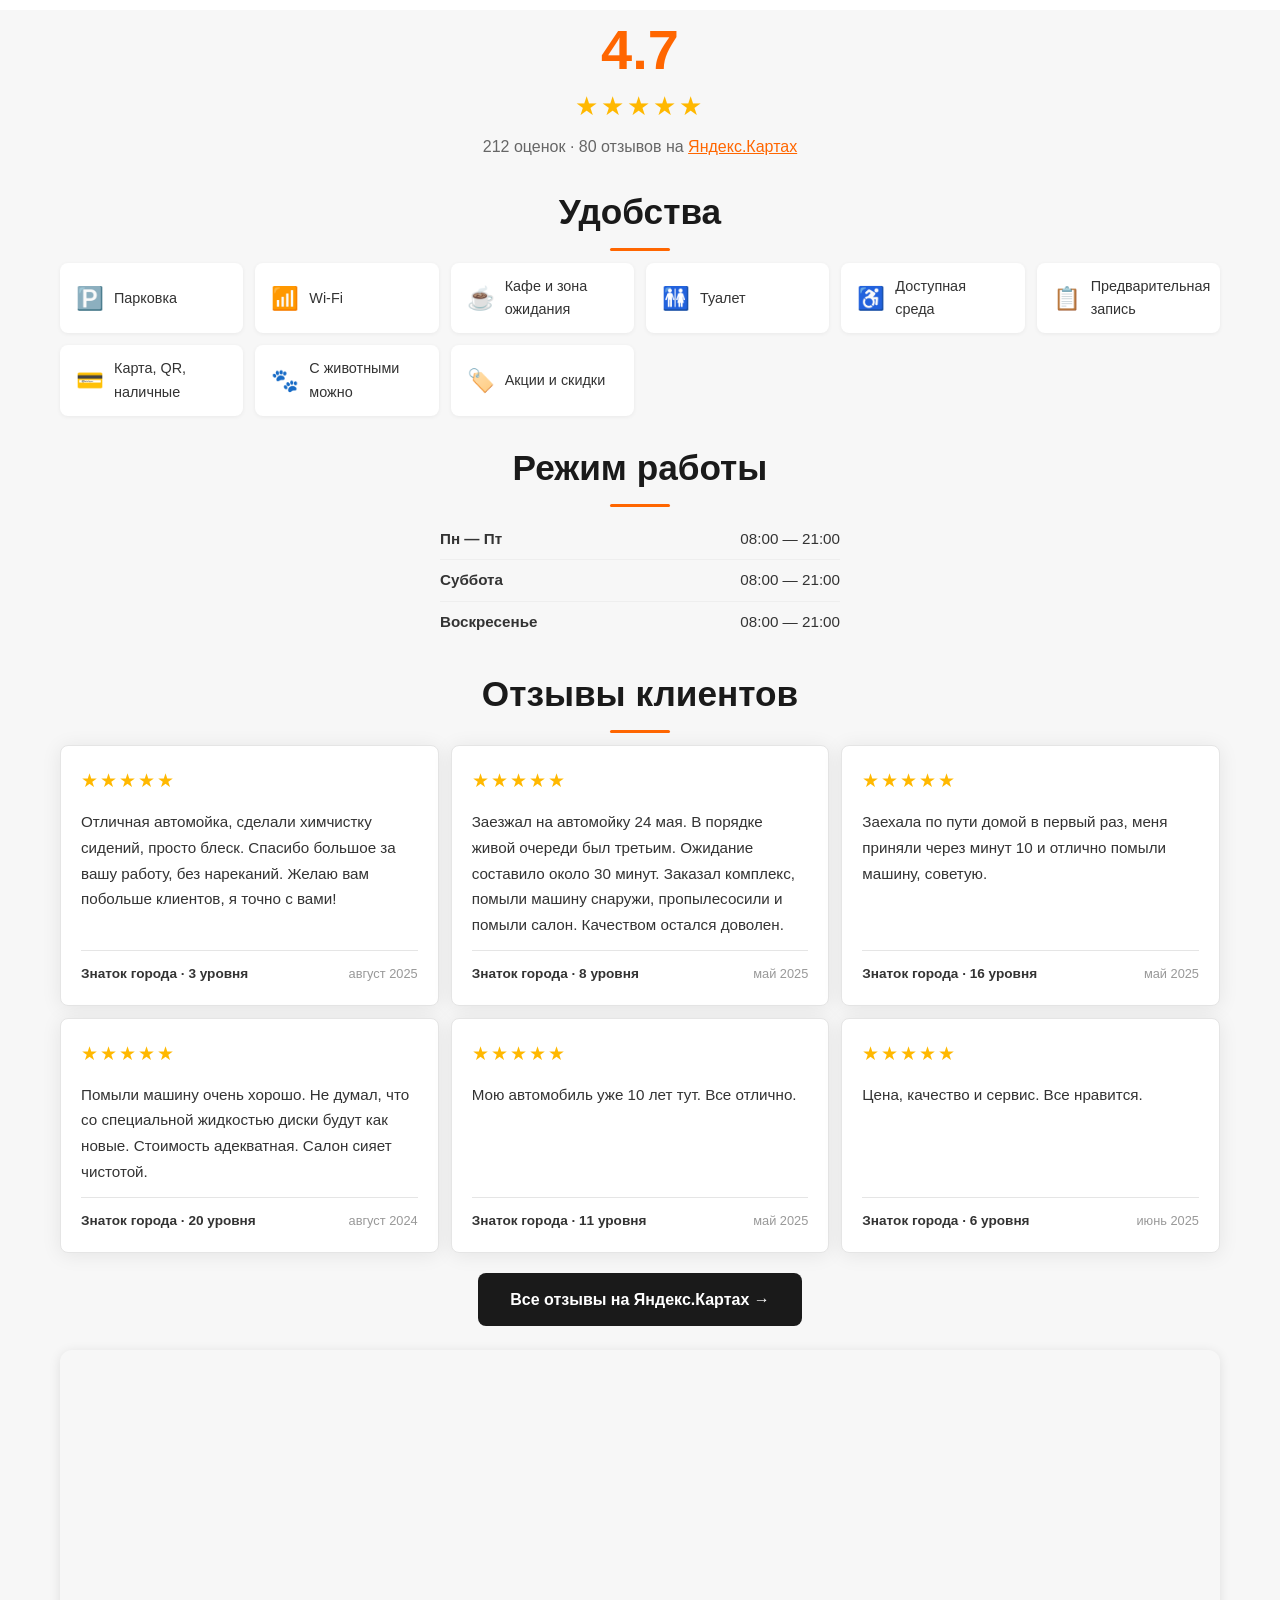
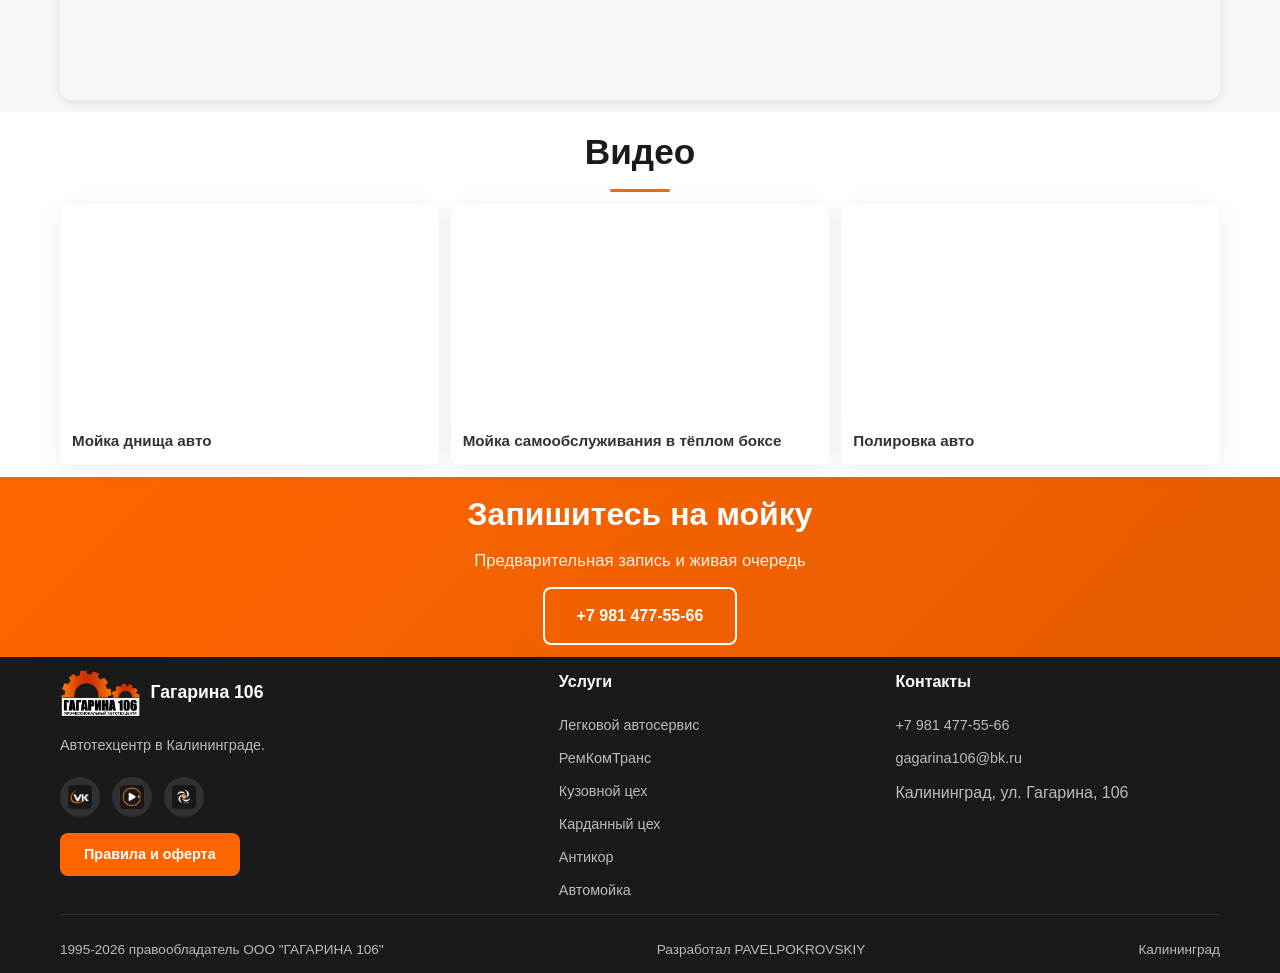
<file: avtomoika/index.html>
<!DOCTYPE html>
<html lang="ru">
<head>
  <meta charset="UTF-8">
  <meta name="viewport" content="width=device-width, initial-scale=1.0">
  <link rel="icon" href="../favicon.ico" sizes="any">
  <link rel="icon" type="image/png" href="../img/common/favicon-32x32.png" sizes="32x32">
  <link rel="apple-touch-icon" href="../img/common/apple-touch-icon.png">
  <title>Автомоечный комплекс | ГАГАРИНА 106 | Калининград</title>
  <meta name="description" content="Автомойка в Калининграде — бесконтактная мойка, химчистка, полировка, мойка днища на подъёмнике, аквабластинг. Автотехцентр ГАГАРИНА 106.">
  <link rel="canonical" href="https://gagarina106.ru/avtomoika">
  <link rel="preconnect" href="https://fonts.googleapis.com">
  <link rel="preconnect" href="https://fonts.gstatic.com" crossorigin>
  <link href="https://fonts.googleapis.com/css2?family=Inter:wght@400;500;600;700;800&display=swap" rel="stylesheet">
  <link rel="stylesheet" href="../css/style.css">
  <style>
    .service-block{display:flex;gap:0;background:#fff;border-radius:12px;overflow:hidden;box-shadow:0 2px 16px rgba(0,0,0,.07);margin-bottom:16px}
    .service-block__img{flex:0 0 40%;min-height:220px;background-size:cover;background-position:center}
    .service-block__text{flex:1;padding:24px 28px;display:flex;flex-direction:column;justify-content:center}
    .service-block__text h3{margin:0 0 8px;font-size:1.3rem}
    .service-block__text p{margin:0;color:#555;line-height:1.6}
    .service-block:nth-child(even){flex-direction:row-reverse}
    @media(max-width:768px){
      .service-block,.service-block:nth-child(even){flex-direction:column!important}
      .service-block__img{min-height:180px!important;flex:none!important}
      .service-block__text{padding:16px!important}
      .gallery-slide{flex:0 0 100%!important;height:250px!important;border-radius:8px!important}
    }
  </style>
</head>
<body>

<header class="header"><div class="container"><a href="../" class="header__logo"><img src="../img/common/logo.png" alt="Логотип Гагарина 106" class="header__logo-img"></a><nav class="desktop-nav"><a href="../legkovoy">Автосервис</a><a href="../remkomtrans">РемКомТранс</a><a href="../kuzovnoy">Кузовной цех</a><a href="../kardani">Карданы и ГБЦ</a><a href="../antikor">Антикор</a><a href="../avtomoika">Автомойка</a><a href="../pravila-i-oferta">Правила и оферта</a></nav><div class="header__right"><a href="tel:+79814775566" class="header__phone"><svg viewBox="0 0 24 24"><path d="M6.62 10.79a15.05 15.05 0 006.59 6.59l2.2-2.2a1 1 0 011.01-.24 11.36 11.36 0 003.58.57 1 1 0 011 1V20a1 1 0 01-1 1A17 17 0 013 4a1 1 0 011-1h3.5a1 1 0 011 1c0 1.25.2 2.45.57 3.57a1 1 0 01-.25 1.02l-2.2 2.2z"/></svg>+7 981 477-55-66</a><a href="tel:+79814775566" class="header__cta">Позвонить</a><button class="burger" aria-label="Открыть меню"><span></span><span></span><span></span></button></div></div></header>
<nav class="mobile-nav"><a href="../">Главная</a><a href="../legkovoy">Автосервис</a><a href="../remkomtrans">РемКомТранс</a><a href="../kuzovnoy">Кузовной цех</a><a href="../kardani">Карданы и ГБЦ</a><a href="../antikor">Антикор</a><a href="../avtomoika">Автомойка</a><a href="../pravila-i-oferta">Правила и оферта</a></nav>

<section class="page-hero">
  <div class="container">
    <p class="page-hero__breadcrumb"><a href="../">Главная</a> → Автомойка</p>
    <h1 class="page-hero__title">Автомоечный комплекс</h1>
  </div>
</section>

<!-- Фотогалерея слайдер -->
<section class="section">
  <div class="container">
    <div class="section__header">
      <h2 class="section__title">Фотогалерея</h2>
      <div class="section__divider"></div>
    </div>
    <div class="gallery-slider" style="position:relative;overflow:hidden;border-radius:12px">
      <div class="gallery-slider__track" style="display:flex;transition:transform .4s ease;gap:12px">
        <img src="../img/avtomoika/gallery/1.jpg" alt="Автомоечный комплекс ГАГАРИНА 106 в Калининграде" class="gallery-slide">
        <img src="../img/avtomoika/gallery/2.jpg" alt="Мойка автомобилей в автомоечном комплексе ГАГАРИНА 106" class="gallery-slide">
        <img src="../img/avtomoika/gallery/3.jpg" alt="Услуги автомойки и ухода за автомобилем" class="gallery-slide">
        <img src="../img/avtomoika/gallery/4.jpg" alt="Автомойка ГАГАРИНА 106 — сервис для автомобилей" class="gallery-slide">
        <img src="../img/avtomoika/gallery/5.jpg" alt="Профессиональная автомойка в Калининграде" class="gallery-slide">
      </div>
      <button class="gallery-btn gallery-btn--prev" aria-label="Назад">‹</button>
      <button class="gallery-btn gallery-btn--next" aria-label="Вперёд">›</button>
      <div class="gallery-dots"></div>
    </div>
  </div>
</section>
<style>
  .gallery-slide{flex:0 0 calc(33.333% - 8px);height:280px;object-fit:cover;border-radius:10px;cursor:pointer}
  .gallery-btn{position:absolute;top:50%;transform:translateY(-50%);width:44px;height:44px;border:none;background:rgba(0,0,0,.55);color:#fff;font-size:28px;border-radius:50%;cursor:pointer;z-index:2;display:flex;align-items:center;justify-content:center;transition:background .2s}
  .gallery-btn:hover{background:rgba(0,0,0,.8)}
  .gallery-btn--prev{left:12px}
  .gallery-btn--next{right:12px}
  .gallery-dots{display:flex;justify-content:center;gap:8px;margin-top:16px}
  .gallery-dots span{width:10px;height:10px;border-radius:50%;background:rgba(0,0,0,.2);cursor:pointer;transition:background .2s}
  .gallery-dots span.active{background:#FF6600}
</style>
<script>
(function(){
  var track=document.querySelector('.gallery-slider__track');
  var slides=document.querySelectorAll('.gallery-slide');
  var dotsWrap=document.querySelector('.gallery-dots');
  var prevBtn=document.querySelector('.gallery-btn--prev');
  var nextBtn=document.querySelector('.gallery-btn--next');
  var idx=0;
  function perView(){return window.innerWidth<=768?1:3}
  function maxIdx(){return Math.max(0,slides.length-perView())}
  function buildDots(){dotsWrap.innerHTML='';var pages=Math.ceil(slides.length/perView());for(var i=0;i<pages;i++){var d=document.createElement('span');d.dataset.i=i;dotsWrap.appendChild(d)}updateDots()}
  function updateDots(){var page=Math.floor(idx/perView());dotsWrap.querySelectorAll('span').forEach(function(d,i){d.classList.toggle('active',i===page)})}
  function go(i){var max=maxIdx();if(i>max){idx=0}else if(i<0){idx=max}else{idx=i}var gap=12;var slideW=(track.parentElement.offsetWidth-(perView()-1)*gap)/perView();track.style.transform='translateX(-'+(idx*(slideW+gap))+'px)';updateDots()}
  prevBtn.onclick=function(){go(idx-perView())};
  nextBtn.onclick=function(){go(idx+perView())};
  dotsWrap.onclick=function(e){if(e.target.dataset.i!==undefined)go(parseInt(e.target.dataset.i)*perView())};
  var sx,dx;
  track.addEventListener('touchstart',function(e){sx=e.touches[0].clientX;dx=0},{passive:true});
  track.addEventListener('touchmove',function(e){dx=e.touches[0].clientX-sx},{passive:true});
  track.addEventListener('touchend',function(){if(Math.abs(dx)>40){dx<0?go(idx+1):go(idx-1)}});
  buildDots();window.addEventListener('resize',function(){buildDots();go(idx)});
})();
</script>

<section class="content-section">
  <div class="container">
    <div class="stats-row" style="gap:24px">
      <div class="stat" style="display:flex;flex-direction:column;align-items:center;padding:20px">
        <img src="../img/avtomoika/icons/4-boksa.png" alt="4 моечных бокса" style="height:80px;width:auto;margin-bottom:12px">
        <span class="stat__number">4</span>
        <span class="stat__label">моечных бокса</span>
      </div>
      <div class="stat" style="display:flex;flex-direction:column;align-items:center;padding:20px">
        <img src="../img/avtomoika/icons/samoobsluzhivanie.png" alt="Мойка самообслуживания" style="height:80px;width:auto;margin-bottom:12px">
        <span class="stat__number">2</span>
        <span class="stat__label">бокса мойки самообслуживания</span>
      </div>
      <div class="stat" style="display:flex;flex-direction:column;align-items:center;padding:20px">
        <img src="../img/avtomoika/icons/podemnik.png" alt="Мойка на подъёмнике" style="height:80px;width:auto;margin-bottom:12px">
        <span class="stat__number">2</span>
        <span class="stat__label">бокса мойки на подъёмнике</span>
      </div>
    </div>

    <h2>Услуги автомойки</h2>

    <div class="service-block">
      <div class="service-block__img" style="background-image:url('../img/avtomoika/services/moika.jpg')"></div>
      <div class="service-block__text">
        <h3>Мойка автомобиля</h3>
        <p>Весь спектр услуг автомоечного комплекса. Предоставляем услуги по предварительной записи и в порядке живой очереди.</p>
      </div>
    </div>

    <div class="service-block">
      <div class="service-block__img" style="background-image:url('../img/avtomoika/services/himchistka.jpg')"></div>
      <div class="service-block__text">
        <h3>Химчистка</h3>
        <p>Осуществляем химчистку салонов автомобилей. Используем только качественную автохимию и эффективные способы чистки. Устраним все загрязнения и вдохнём новую жизнь в салон вашего автомобиля.</p>
      </div>
    </div>

    <div class="service-block">
      <div class="service-block__img" style="background-image:url('../img/avtomoika/services/dnishe.jpg')"></div>
      <div class="service-block__text">
        <h3>Мойка днища и подвески</h3>
        <p>Профессиональная мойка днища и подвески автомобиля на подъёмнике. Опытные специалисты бережно приведут в порядок ваш автомобиль.</p>
      </div>
    </div>

    <div class="service-block">
      <div class="service-block__img" style="background-image:url('../img/avtomoika/services/akvablasting.jpg')"></div>
      <div class="service-block__text">
        <h3>Аквабластинг</h3>
        <p>Бережная чистка от грязи, ржавчины и коррозии без повреждения металла. Идеально подходит для очистки авто/мото деталей, сохраняя их геометрию.</p>
      </div>
    </div>

    <div class="service-block">
      <div class="service-block__img" style="background-image:url('../img/avtomoika/services/samoobsluzhivanie.jpg')"></div>
      <div class="service-block__text">
        <h3>Мойка самообслуживания</h3>
        <p>2 современных бокса для самостоятельной мойки автомобиля в комфортных условиях.</p>
      </div>
    </div>

    <div class="service-block">
      <div class="service-block__img" style="background-image:url('../img/avtomoika/services/polirovka.jpg')"></div>
      <div class="service-block__text">
        <h3>Полировка</h3>
        <p>Качественная полировка кузова вашего автомобиля. Без голограмм, без следов полироли и съеденной краски. Только идеальный результат за кратчайшие сроки.</p>
      </div>
    </div>

    <h2>Приглашаем на химчистку</h2>
    <p>Рано или поздно салон любого автомобиля приходит в состояние, когда уборка подручными средствами не достигает желаемого эффекта: пятна на тканевой обивке, въевшаяся грязь, скопление пыли в труднодоступных местах. Для того чтобы вернуть салону новизну, а вам ощущение чистоты и свежести — воспользуйтесь услугой «химчистка» нашего автомоечного комплекса. Результат вас удивит.</p>
    <div style="display:flex;justify-content:center;margin:18px auto 24px;max-width:100%">
      <img src="../img/avtomoika/himchistka-promo.jpg" alt="Химчистка салона автомобиля в автомоечном комплексе ГАГАРИНА 106" style="display:block;width:100%;max-width:100%;height:auto;border-radius:0">
    </div>
  </div>
</section>

<!-- Рейтинг + Удобства + Отзывы + Карта -->
<section class="section section--alt" id="reviews">
  <div class="container">

    <!-- Рейтинг -->
    <div style="text-align:center;margin-bottom:24px">
      <div style="font-size:3.5rem;font-weight:800;color:#FF6600;line-height:1">4.7</div>
      <div style="color:#FFB800;font-size:1.6rem;letter-spacing:3px;margin:8px 0">★★★★★</div>
      <div style="color:#666;font-size:1rem">212 оценок · 80 отзывов на <a href="https://yandex.ru/maps/org/avtomoyka_gagarina_106/1712543312/" target="_blank" rel="noopener" style="color:#FF6600;text-decoration:underline">Яндекс.Картах</a></div>
    </div>

    <!-- Удобства -->
    <div class="section__header" style="margin-top:24px">
      <h2 class="section__title">Удобства</h2>
      <div class="section__divider"></div>
    </div>
    <div style="display:grid;grid-template-columns:repeat(auto-fill,minmax(180px,1fr));gap:12px;margin-bottom:24px">
      <div style="display:flex;align-items:center;gap:10px;padding:12px 16px;background:#fff;border-radius:8px;box-shadow:0 1px 4px rgba(0,0,0,.06)">
        <span style="font-size:1.4rem">🅿️</span><span style="font-size:.9rem;font-weight:500">Парковка</span>
      </div>
      <div style="display:flex;align-items:center;gap:10px;padding:12px 16px;background:#fff;border-radius:8px;box-shadow:0 1px 4px rgba(0,0,0,.06)">
        <span style="font-size:1.4rem">📶</span><span style="font-size:.9rem;font-weight:500">Wi-Fi</span>
      </div>
      <div style="display:flex;align-items:center;gap:10px;padding:12px 16px;background:#fff;border-radius:8px;box-shadow:0 1px 4px rgba(0,0,0,.06)">
        <span style="font-size:1.4rem">☕</span><span style="font-size:.9rem;font-weight:500">Кафе и зона ожидания</span>
      </div>
      <div style="display:flex;align-items:center;gap:10px;padding:12px 16px;background:#fff;border-radius:8px;box-shadow:0 1px 4px rgba(0,0,0,.06)">
        <span style="font-size:1.4rem">🚻</span><span style="font-size:.9rem;font-weight:500">Туалет</span>
      </div>
      <div style="display:flex;align-items:center;gap:10px;padding:12px 16px;background:#fff;border-radius:8px;box-shadow:0 1px 4px rgba(0,0,0,.06)">
        <span style="font-size:1.4rem">♿</span><span style="font-size:.9rem;font-weight:500">Доступная среда</span>
      </div>
      <div style="display:flex;align-items:center;gap:10px;padding:12px 16px;background:#fff;border-radius:8px;box-shadow:0 1px 4px rgba(0,0,0,.06)">
        <span style="font-size:1.4rem">📋</span><span style="font-size:.9rem;font-weight:500">Предварительная запись</span>
      </div>
      <div style="display:flex;align-items:center;gap:10px;padding:12px 16px;background:#fff;border-radius:8px;box-shadow:0 1px 4px rgba(0,0,0,.06)">
        <span style="font-size:1.4rem">💳</span><span style="font-size:.9rem;font-weight:500">Карта, QR, наличные</span>
      </div>
      <div style="display:flex;align-items:center;gap:10px;padding:12px 16px;background:#fff;border-radius:8px;box-shadow:0 1px 4px rgba(0,0,0,.06)">
        <span style="font-size:1.4rem">🐾</span><span style="font-size:.9rem;font-weight:500">С животными можно</span>
      </div>
      <div style="display:flex;align-items:center;gap:10px;padding:12px 16px;background:#fff;border-radius:8px;box-shadow:0 1px 4px rgba(0,0,0,.06)">
        <span style="font-size:1.4rem">🏷️</span><span style="font-size:.9rem;font-weight:500">Акции и скидки</span>
      </div>
    </div>

    <!-- Режим работы -->
    <div class="section__header">
      <h2 class="section__title">Режим работы</h2>
      <div class="section__divider"></div>
    </div>
    <div style="max-width:400px;margin:0 auto 24px">
      <table style="width:100%;border-collapse:collapse;font-size:.95rem">
        <tr style="border-bottom:1px solid #eee"><td style="padding:8px 0;font-weight:600">Пн — Пт</td><td style="padding:8px 0;text-align:right;color:#333">08:00 — 21:00</td></tr>
        <tr style="border-bottom:1px solid #eee"><td style="padding:8px 0;font-weight:600">Суббота</td><td style="padding:8px 0;text-align:right;color:#333">08:00 — 21:00</td></tr>
        <tr><td style="padding:8px 0;font-weight:600">Воскресенье</td><td style="padding:8px 0;text-align:right;color:#333">08:00 — 21:00</td></tr>
      </table>
    </div>

    <!-- Отзывы -->
    <div class="section__header">
      <h2 class="section__title">Отзывы клиентов</h2>
      <div class="section__divider"></div>
    </div>
    <div class="reviews-grid">

      <div class="review-card">
        <div class="review-card__stars">★★★★★</div>
        <p class="review-card__text">Отличная автомойка, сделали химчистку сидений, просто блеск. Спасибо большое за вашу работу, без нареканий. Желаю вам побольше клиентов, я точно с вами!</p>
        <div class="review-card__author">
          <span class="review-card__name">Знаток города · 3 уровня</span>
          <span class="review-card__date">август 2025</span>
        </div>
      </div>

      <div class="review-card">
        <div class="review-card__stars">★★★★★</div>
        <p class="review-card__text">Заезжал на автомойку 24 мая. В порядке живой очереди был третьим. Ожидание составило около 30 минут. Заказал комплекс, помыли машину снаружи, пропылесосили и помыли салон. Качеством остался доволен.</p>
        <div class="review-card__author">
          <span class="review-card__name">Знаток города · 8 уровня</span>
          <span class="review-card__date">май 2025</span>
        </div>
      </div>

      <div class="review-card">
        <div class="review-card__stars">★★★★★</div>
        <p class="review-card__text">Заехала по пути домой в первый раз, меня приняли через минут 10 и отлично помыли машину, советую.</p>
        <div class="review-card__author">
          <span class="review-card__name">Знаток города · 16 уровня</span>
          <span class="review-card__date">май 2025</span>
        </div>
      </div>

      <div class="review-card">
        <div class="review-card__stars">★★★★★</div>
        <p class="review-card__text">Помыли машину очень хорошо. Не думал, что со специальной жидкостью диски будут как новые. Стоимость адекватная. Салон сияет чистотой.</p>
        <div class="review-card__author">
          <span class="review-card__name">Знаток города · 20 уровня</span>
          <span class="review-card__date">август 2024</span>
        </div>
      </div>

      <div class="review-card">
        <div class="review-card__stars">★★★★★</div>
        <p class="review-card__text">Мою автомобиль уже 10 лет тут. Все отлично.</p>
        <div class="review-card__author">
          <span class="review-card__name">Знаток города · 11 уровня</span>
          <span class="review-card__date">май 2025</span>
        </div>
      </div>

      <div class="review-card">
        <div class="review-card__stars">★★★★★</div>
        <p class="review-card__text">Цена, качество и сервис. Все нравится.</p>
        <div class="review-card__author">
          <span class="review-card__name">Знаток города · 6 уровня</span>
          <span class="review-card__date">июнь 2025</span>
        </div>
      </div>

    </div>
    <div style="text-align:center; margin-top: 20px;">
      <a href="https://yandex.ru/maps/org/avtomoyka_gagarina_106/1712543312/reviews/" target="_blank" rel="noopener" class="btn btn--dark">Все отзывы на Яндекс.Картах →</a>
    </div>

    <!-- Карта -->
    <div style="margin-top:24px;border-radius:12px;overflow:hidden;box-shadow:0 2px 12px rgba(0,0,0,.1)">
      <iframe src="https://yandex.ru/map-widget/v1/?ll=20.463900%2C54.693300&z=17&l=map&mode=search&oid=1712543312" loading="lazy" style="width:100%;height:350px;border:none;display:block" title="Автомойка Гагарина 106 на карте"></iframe>
    </div>

  </div>
</section>

<!-- Видео (только релевантные мойке) -->
<section class="section">
  <div class="container">
    <div class="section__header">
      <h2 class="section__title">Видео</h2>
      <div class="section__divider"></div>
    </div>
    <div class="videos-grid">
      <div class="video-card">
        <iframe src="https://rutube.ru/play/embed/95618e308a4ca0d7061ea23f9e08d39b/" loading="lazy" allowfullscreen title="Мойка днища авто"></iframe>
        <div class="video-card__title">Мойка днища авто</div>
      </div>
      <div class="video-card">
        <iframe src="https://rutube.ru/play/embed/9186a386e2314e10952b247e5285932c/" loading="lazy" allowfullscreen title="Мойка самообслуживания в тёплом боксе"></iframe>
        <div class="video-card__title">Мойка самообслуживания в тёплом боксе</div>
      </div>
      <div class="video-card">
        <iframe src="https://rutube.ru/play/embed/e678907c2117c5dd86c599319e060801/" loading="lazy" allowfullscreen title="Полировка авто"></iframe>
        <div class="video-card__title">Полировка авто</div>
      </div>
    </div>
  </div>
</section>

<section class="promo-banner">
  <div class="container">
    <h3 class="promo-banner__title">Запишитесь на мойку</h3>
    <p class="promo-banner__desc">Предварительная запись и живая очередь</p>
    <a href="tel:+79814775566" class="btn btn--outline">+7 981 477-55-66</a>
  </div>
</section>

<footer class="footer"><div class="container"><div class="footer-grid"><div class="footer__brand"><div class="footer__logo"><img src="../img/common/logo.png" alt="Гагарина 106" class="footer__logo-img"><span>Гагарина 106</span></div><p class="footer__desc">Автотехцентр в Калининграде.</p><div class="footer__social"><a href="https://vk.com/gagarina_106" target="_blank" rel="noopener" aria-label="ВКонтакте"><img src="../img/social/vk.png" alt="ВКонтакте" class="footer__social-icon"></a><a href="https://rutube.ru/channel/70800758/" target="_blank" rel="noopener" aria-label="Rutube"><img src="../img/social/rutube.png" alt="Rutube" class="footer__social-icon"></a><a href="https://dzen.ru/gagarina106_kld" target="_blank" rel="noopener" aria-label="Дзен"><img src="../img/social/dzen.png" alt="Дзен" class="footer__social-icon"></a></div><a href="../pravila-i-oferta/" class="footer__legal-btn">Правила и оферта</a></div><div><h4 class="footer__heading">Услуги</h4><div class="footer__links"><a href="../legkovoy">Легковой автосервис</a><a href="../remkomtrans">РемКомТранс</a><a href="../kuzovnoy">Кузовной цех</a><a href="../kardani">Карданный цех</a><a href="../antikor">Антикор</a><a href="../avtomoika">Автомойка</a></div></div><div><h4 class="footer__heading">Контакты</h4><div class="footer__links"><a href="tel:+79814775566">+7 981 477-55-66</a><a href="mailto:gagarina106@bk.ru">gagarina106@bk.ru</a><span>Калининград, ул. Гагарина, 106</span></div></div></div><div class="footer__bottom"><span>1995-2026 правообладатель ООО "ГАГАРИНА 106"</span><span><a href="https://instagram.com/pavel.pokrovskiy" target="_blank" rel="noopener" style="color:inherit;text-decoration:none;">Разработал PAVELPOKROVSKIY</a></span><span>Калининград</span></div></div></footer>
<script src="../js/main.js" defer></script>
<script type="text/javascript">(function(m,e,t,r,i,k,a){m[i]=m[i]||function(){(m[i].a=m[i].a||[]).push(arguments)};m[i].l=1*new Date();for(var j=0;j<document.scripts.length;j++){if(document.scripts[j].src===r){return}}k=e.createElement(t);a=e.getElementsByTagName(t)[0];k.async=1;k.src=r;a.parentNode.insertBefore(k,a)})(window,document,"script","https://mc.yandex.ru/metrika/tag.js","ym");ym(46619493,"init",{clickmap:true,trackLinks:true,accurateTrackBounce:true,webvisor:true});</script>
</body>
</html>
</file>
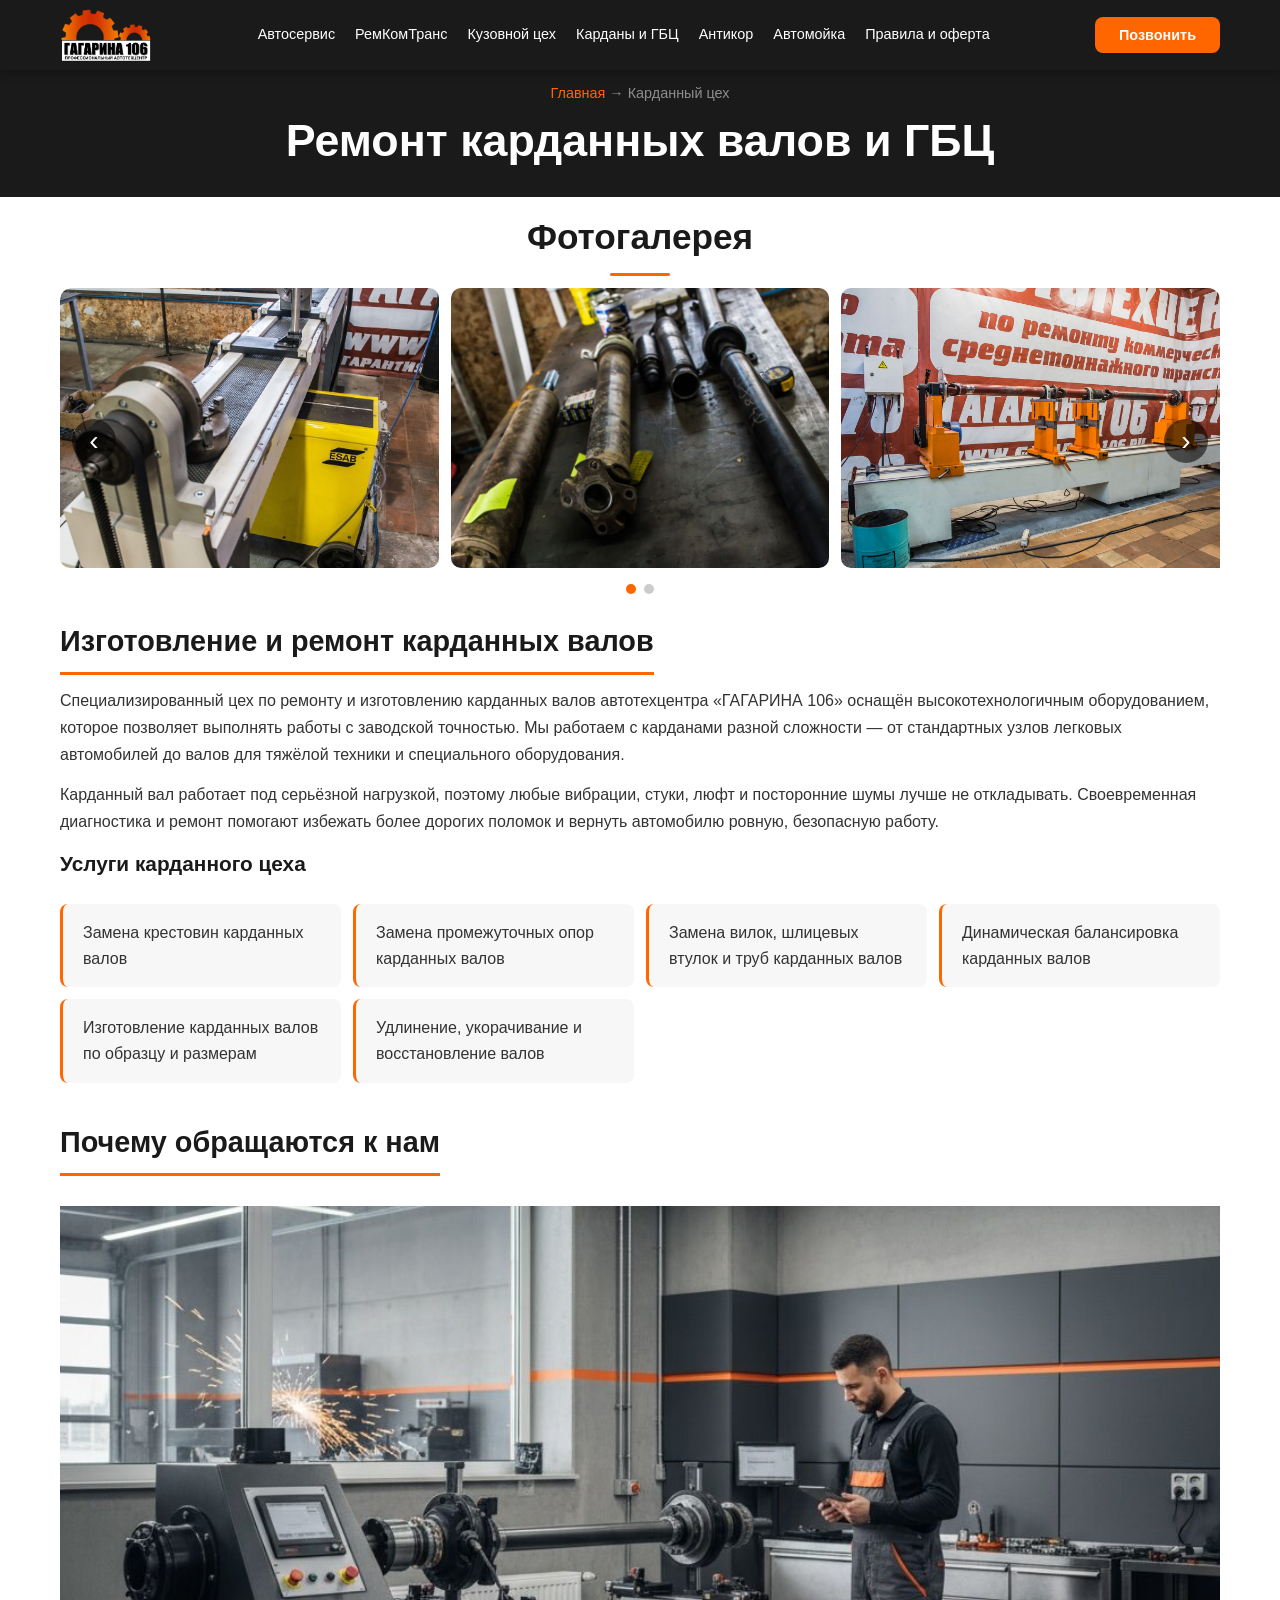
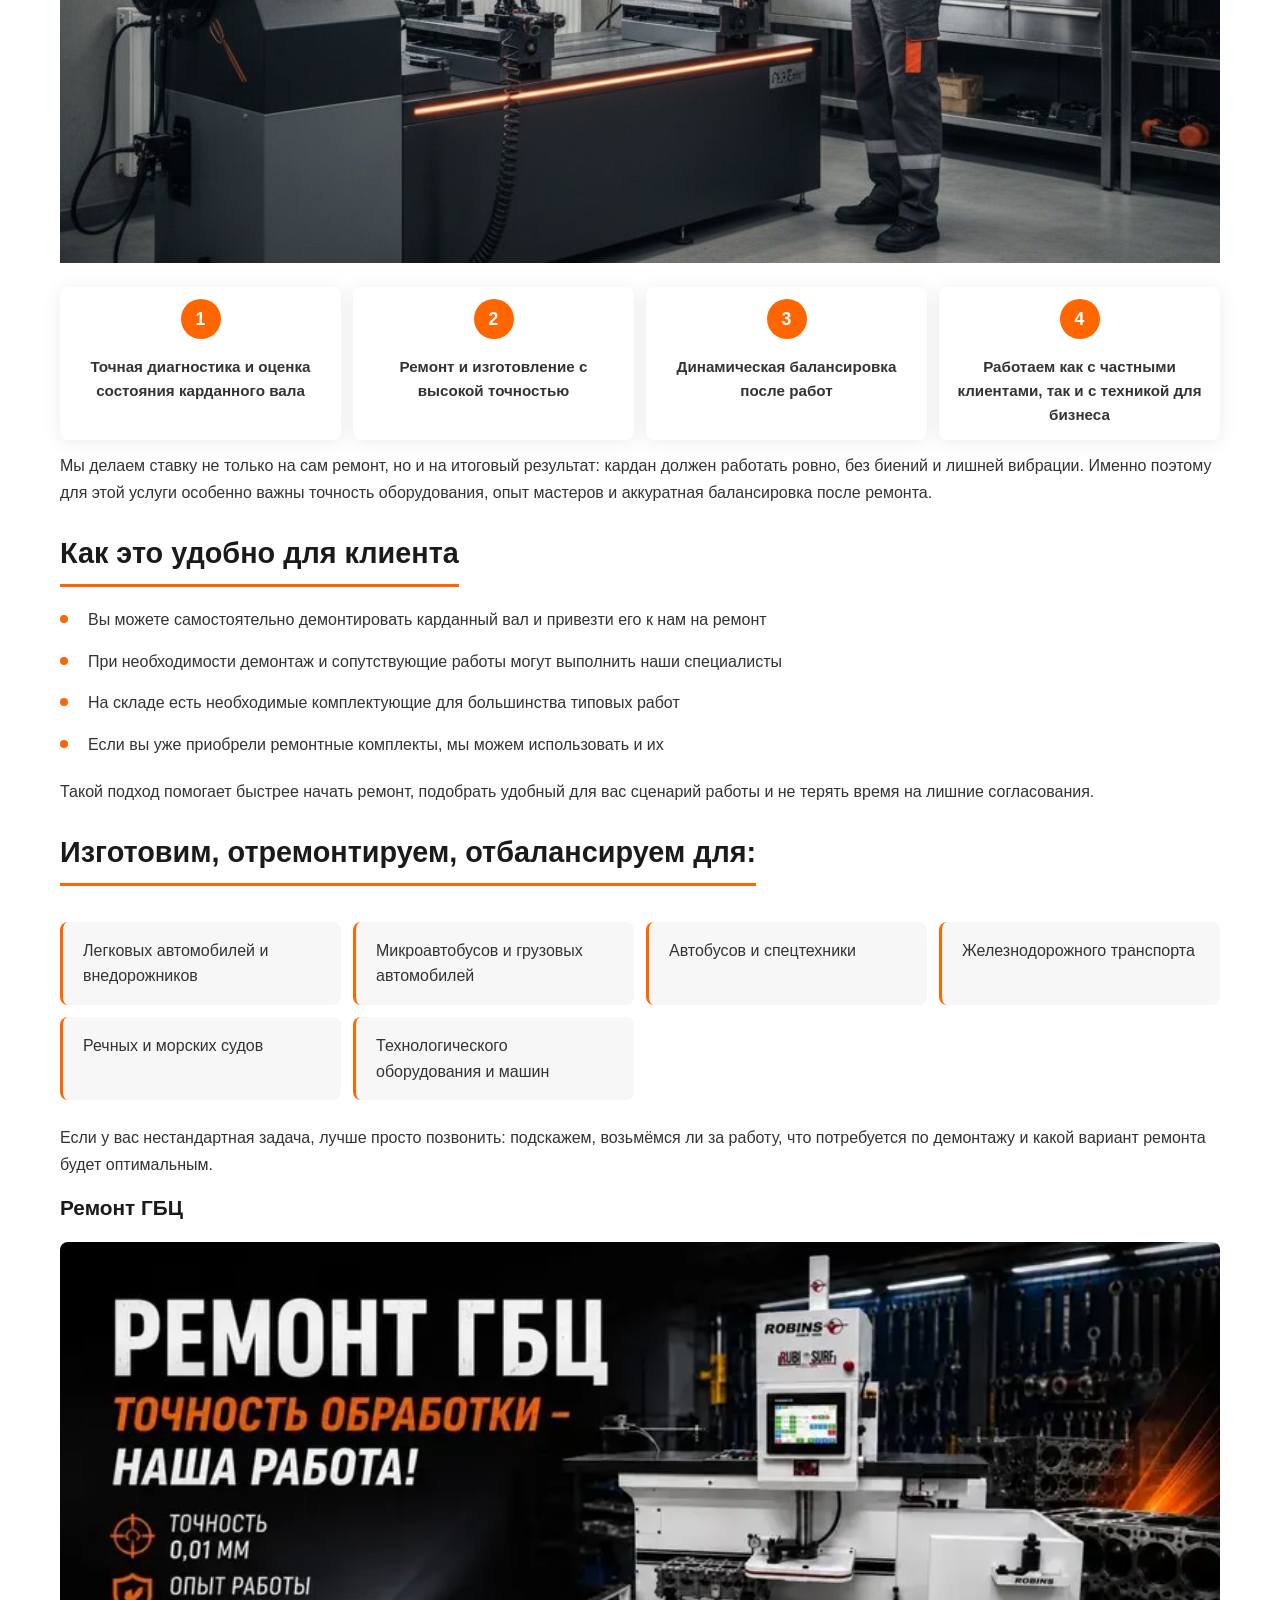
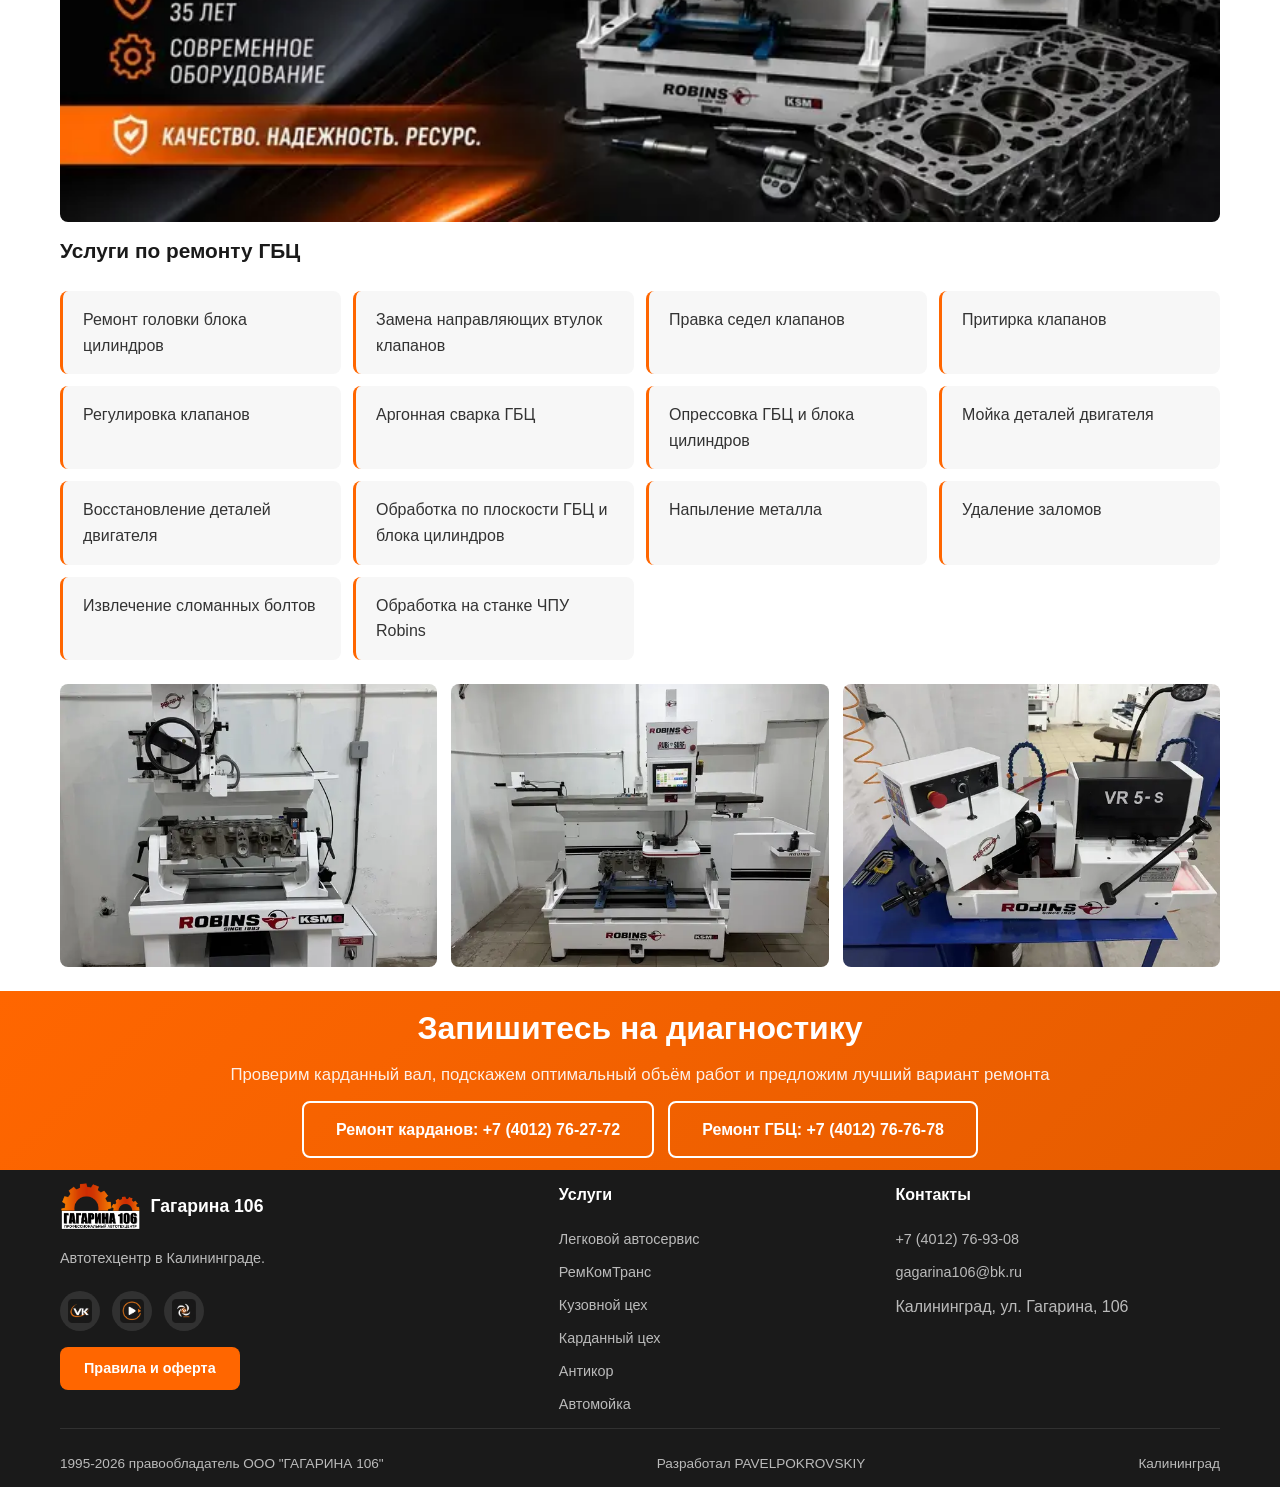
<file: kardani/index.html>
<!DOCTYPE html>
<html lang="ru">
<head>
  <meta charset="UTF-8">
  <meta name="viewport" content="width=device-width, initial-scale=1.0">
  <link rel="icon" href="../favicon.ico" sizes="any">
  <link rel="icon" type="image/png" href="../img/common/favicon-32x32.png" sizes="32x32">
  <link rel="apple-touch-icon" href="../img/common/apple-touch-icon.png">
  <title>Ремонт карданных валов и ГБЦ | ГАГАРИНА 106 | Калининград</title>
  <meta name="description" content="Ремонт карданных валов и ГБЦ в Калининграде. Изготовление, балансировка карданов и точная обработка головок блока цилиндров в автотехцентре ГАГАРИНА 106.">
  <link rel="canonical" href="https://gagarina106.ru/kardani">
  <link rel="preconnect" href="https://fonts.googleapis.com">
  <link rel="preconnect" href="https://fonts.gstatic.com" crossorigin>
  <link href="https://fonts.googleapis.com/css2?family=Inter:wght@400;500;600;700;800&display=swap" rel="stylesheet">
  <link rel="stylesheet" href="../css/style.css?v=gbc-gallery">
</head>
<body>

<header class="header"><div class="container"><a href="../" class="header__logo"><img src="../img/common/logo.png" alt="Логотип Гагарина 106" class="header__logo-img"></a><nav class="desktop-nav"><a href="../legkovoy">Автосервис</a><a href="../remkomtrans">РемКомТранс</a><a href="../kuzovnoy">Кузовной цех</a><a href="../kardani">Карданы и ГБЦ</a><a href="../antikor">Антикор</a><a href="../avtomoika">Автомойка</a><a href="../pravila-i-oferta">Правила и оферта</a></nav><div class="header__right"><div class="phone-dropdown"><button class="phone-dropdown__btn">Позвонить</button><div class="phone-dropdown__menu"><a href="tel:+74012762772" class="phone-dropdown__item"><span class="phone-dropdown__label">Ремонт карданов</span><span class="phone-dropdown__number">+7 (4012) 76-27-72</span></a><a href="tel:+74012767678" class="phone-dropdown__item"><span class="phone-dropdown__label">Ремонт ГБЦ</span><span class="phone-dropdown__number">+7 (4012) 76-76-78</span></a></div></div><button class="burger" aria-label="Открыть меню"><span></span><span></span><span></span></button></div></div></header>
<nav class="mobile-nav"><a href="../">Главная</a><a href="../legkovoy">Автосервис</a><a href="../remkomtrans">РемКомТранс</a><a href="../kuzovnoy">Кузовной цех</a><a href="../kardani">Карданы и ГБЦ</a><a href="../antikor">Антикор</a><a href="../avtomoika">Автомойка</a><a href="../pravila-i-oferta">Правила и оферта</a></nav>

<section class="page-hero">
  <div class="container">
    <p class="page-hero__breadcrumb"><a href="../">Главная</a> → Карданный цех</p>
    <h1 class="page-hero__title"><span>Ремонт карданных валов</span> <span>и ГБЦ</span></h1>
  </div>
</section>

<section class="section">
  <div class="container">
    <div class="section__header">
      <h2 class="section__title">Фотогалерея</h2>
      <div class="section__divider"></div>
    </div>
    <div class="gallery-slider" style="position:relative;overflow:hidden;border-radius:12px">
      <div class="gallery-slider__track" style="display:flex;transition:transform .4s ease;gap:12px">
        <img src="../img/kardani/gallery/2.jpg" alt="Ремонт карданных валов в Калининграде — ГАГАРИНА 106" class="gallery-slide">
        <img src="../img/kardani/gallery/4.jpg" alt="Работы по ремонту карданных валов" class="gallery-slide">
        <img src="../img/kardani/gallery/1.jpg" alt="Карданный цех ГАГАРИНА 106 — фото ремонта карданных валов" class="gallery-slide">
        <img src="../img/kardani/gallery/6.jpg" alt="Изготовление и ремонт карданных валов" class="gallery-slide">
        <img src="../img/kardani/gallery/3.jpg" alt="Сервисная зона карданного цеха ГАГАРИНА 106" class="gallery-slide">
        <img src="../img/kardani/gallery/5.jpg" alt="Карданный цех в автотехцентре ГАГАРИНА 106" class="gallery-slide">
      </div>
      <button class="gallery-btn gallery-btn--prev" aria-label="Назад">‹</button>
      <button class="gallery-btn gallery-btn--next" aria-label="Вперёд">›</button>
      <div class="gallery-dots"></div>
    </div>
  </div>
</section>
<style>
  .gallery-slide{flex:0 0 calc(33.333% - 8px);height:280px;object-fit:cover;border-radius:10px;cursor:pointer}
  .gallery-btn{position:absolute;top:50%;transform:translateY(-50%);width:44px;height:44px;border:none;background:rgba(0,0,0,.55);color:#fff;font-size:28px;border-radius:50%;cursor:pointer;z-index:2;display:flex;align-items:center;justify-content:center;transition:background .2s}
  .gallery-btn:hover{background:rgba(0,0,0,.8)}
  .gallery-btn--prev{left:12px}
  .gallery-btn--next{right:12px}
  .gallery-dots{display:flex;justify-content:center;gap:8px;margin-top:16px}
  .gallery-dots span{width:10px;height:10px;border-radius:50%;background:rgba(0,0,0,.2);cursor:pointer;transition:background .2s}
  .gallery-dots span.active{background:#FF6600}
  @media(max-width:768px){
    .gallery-slide{flex:0 0 100%!important;height:250px!important;border-radius:8px!important}
  }
</style>
<script>
(function(){
  var track=document.querySelector('.gallery-slider__track');
  var slides=document.querySelectorAll('.gallery-slide');
  var dotsWrap=document.querySelector('.gallery-dots');
  var prevBtn=document.querySelector('.gallery-btn--prev');
  var nextBtn=document.querySelector('.gallery-btn--next');
  var idx=0;
  function perView(){return window.innerWidth<=768?1:3}
  function maxIdx(){return Math.max(0,slides.length-perView())}
  function buildDots(){dotsWrap.innerHTML='';var pages=Math.ceil(slides.length/perView());for(var i=0;i<pages;i++){var d=document.createElement('span');d.dataset.i=i;dotsWrap.appendChild(d)}updateDots()}
  function updateDots(){var page=Math.floor(idx/perView());dotsWrap.querySelectorAll('span').forEach(function(d,i){d.classList.toggle('active',i===page)})}
  function go(i){var max=maxIdx();if(i>max){idx=0}else if(i<0){idx=max}else{idx=i}var gap=12;var slideW=(track.parentElement.offsetWidth-(perView()-1)*gap)/perView();track.style.transform='translateX(-'+(idx*(slideW+gap))+'px)';updateDots()}
  prevBtn.onclick=function(){go(idx-perView())};
  nextBtn.onclick=function(){go(idx+perView())};
  dotsWrap.onclick=function(e){if(e.target.dataset.i!==undefined)go(parseInt(e.target.dataset.i)*perView())};
  var sx,dx;
  track.addEventListener('touchstart',function(e){sx=e.touches[0].clientX;dx=0},{passive:true});
  track.addEventListener('touchmove',function(e){dx=e.touches[0].clientX-sx},{passive:true});
  track.addEventListener('touchend',function(){if(Math.abs(dx)>40){dx<0?go(idx+1):go(idx-1)}});
  buildDots();window.addEventListener('resize',function(){buildDots();go(idx)});
})();
</script>

<section class="content-section">
  <div class="container">
    <h2>Изготовление и ремонт карданных валов</h2>
    <p>Специализированный цех по ремонту и изготовлению карданных валов автотехцентра «ГАГАРИНА 106» оснащён высокотехнологичным оборудованием, которое позволяет выполнять работы с заводской точностью. Мы работаем с карданами разной сложности — от стандартных узлов легковых автомобилей до валов для тяжёлой техники и специального оборудования.</p>
    <p>Карданный вал работает под серьёзной нагрузкой, поэтому любые вибрации, стуки, люфт и посторонние шумы лучше не откладывать. Своевременная диагностика и ремонт помогают избежать более дорогих поломок и вернуть автомобилю ровную, безопасную работу.</p>

    <h3>Услуги карданного цеха</h3>
    <div class="service-list-grid">
      <div class="service-list-item">Замена крестовин карданных валов</div>
      <div class="service-list-item">Замена промежуточных опор карданных валов</div>
      <div class="service-list-item">Замена вилок, шлицевых втулок и труб карданных валов</div>
      <div class="service-list-item">Динамическая балансировка карданных валов</div>
      <div class="service-list-item">Изготовление карданных валов по образцу и размерам</div>
      <div class="service-list-item">Удлинение, укорачивание и восстановление валов</div>
    </div>

  </div>
</section>

<section class="content-section">
  <div class="container">
    <h2>Почему обращаются к нам</h2>
    <div style="display:flex;justify-content:center;margin:18px auto 24px;max-width:100%">
      <img src="../img/kardani/why-us.jpg" alt="Карданный цех ГАГАРИНА 106 — оборудование и ремонт карданных валов" style="display:block;width:100%;max-width:100%;height:auto;border-radius:0">
    </div>
    <div class="steps">
      <div class="step"><div class="step__number">1</div><div class="step__title">Точная диагностика и оценка состояния карданного вала</div></div>
      <div class="step"><div class="step__number">2</div><div class="step__title">Ремонт и изготовление с высокой точностью</div></div>
      <div class="step"><div class="step__number">3</div><div class="step__title">Динамическая балансировка после работ</div></div>
      <div class="step"><div class="step__number">4</div><div class="step__title">Работаем как с частными клиентами, так и с техникой для бизнеса</div></div>
    </div>
    <p>Мы делаем ставку не только на сам ремонт, но и на итоговый результат: кардан должен работать ровно, без биений и лишней вибрации. Именно поэтому для этой услуги особенно важны точность оборудования, опыт мастеров и аккуратная балансировка после ремонта.</p>
  </div>
</section>

<section class="content-section">
  <div class="container">
    <h2>Как это удобно для клиента</h2>
    <ul>
      <li>Вы можете самостоятельно демонтировать карданный вал и привезти его к нам на ремонт</li>
      <li>При необходимости демонтаж и сопутствующие работы могут выполнить наши специалисты</li>
      <li>На складе есть необходимые комплектующие для большинства типовых работ</li>
      <li>Если вы уже приобрели ремонтные комплекты, мы можем использовать и их</li>
    </ul>
    <p>Такой подход помогает быстрее начать ремонт, подобрать удобный для вас сценарий работы и не терять время на лишние согласования.</p>
  </div>
</section>

<section class="content-section">
  <div class="container">
    <h2>Изготовим, отремонтируем, отбалансируем для:</h2>
    <div class="service-list-grid">
      <div class="service-list-item">Легковых автомобилей и внедорожников</div>
      <div class="service-list-item">Микроавтобусов и грузовых автомобилей</div>
      <div class="service-list-item">Автобусов и спецтехники</div>
      <div class="service-list-item">Железнодорожного транспорта</div>
      <div class="service-list-item">Речных и морских судов</div>
      <div class="service-list-item">Технологического оборудования и машин</div>
    </div>
    <p>Если у вас нестандартная задача, лучше просто позвонить: подскажем, возьмёмся ли за работу, что потребуется по демонтажу и какой вариант ремонта будет оптимальным.</p>

    <h3>Ремонт ГБЦ</h3>
    <picture class="content-image content-image--wide">
      <source type="image/webp" srcset="../img/kardani/remont-gbc-800.webp 800w, ../img/kardani/remont-gbc.webp 1280w" sizes="(max-width: 768px) calc(100vw - 32px), 1120px">
      <source type="image/jpeg" srcset="../img/kardani/remont-gbc-800.jpg 800w, ../img/kardani/remont-gbc.jpg 1280w" sizes="(max-width: 768px) calc(100vw - 32px), 1120px">
      <img src="../img/kardani/remont-gbc.jpg" alt="Ремонт ГБЦ в автотехцентре ГАГАРИНА 106" loading="lazy" width="1280" height="640">
    </picture>
    <h3>Услуги по ремонту ГБЦ</h3>
    <div class="service-list-grid">
      <div class="service-list-item">Ремонт головки блока цилиндров</div>
      <div class="service-list-item">Замена направляющих втулок клапанов</div>
      <div class="service-list-item">Правка седел клапанов</div>
      <div class="service-list-item">Притирка клапанов</div>
      <div class="service-list-item">Регулировка клапанов</div>
      <div class="service-list-item">Аргонная сварка ГБЦ</div>
      <div class="service-list-item">Опрессовка ГБЦ и блока цилиндров</div>
      <div class="service-list-item">Мойка деталей двигателя</div>
      <div class="service-list-item">Восстановление деталей двигателя</div>
      <div class="service-list-item">Обработка по плоскости ГБЦ и блока цилиндров</div>
      <div class="service-list-item">Напыление металла</div>
      <div class="service-list-item">Удаление заломов</div>
      <div class="service-list-item">Извлечение сломанных болтов</div>
      <div class="service-list-item">Обработка на станке ЧПУ Robins</div>
    </div>
    <div class="photo-gallery photo-gallery--gbc" aria-label="Фотогалерея работ по ремонту ГБЦ">
      <picture class="photo-gallery__item">
        <source type="image/webp" srcset="../img/kardani/gbc-gallery/1-600.webp 600w, ../img/kardani/gbc-gallery/1.webp 1200w" sizes="(max-width: 768px) calc(100vw - 32px), 33vw">
        <source type="image/jpeg" srcset="../img/kardani/gbc-gallery/1-600.jpg 600w, ../img/kardani/gbc-gallery/1.jpg 1200w" sizes="(max-width: 768px) calc(100vw - 32px), 33vw">
        <img src="../img/kardani/gbc-gallery/1.jpg" alt="Ремонт головки блока цилиндров в цехе ГАГАРИНА 106" loading="lazy" width="675" height="900">
      </picture>
      <picture class="photo-gallery__item">
        <source type="image/webp" srcset="../img/kardani/gbc-gallery/2-600.webp 600w, ../img/kardani/gbc-gallery/2.webp 1200w" sizes="(max-width: 768px) calc(100vw - 32px), 33vw">
        <source type="image/jpeg" srcset="../img/kardani/gbc-gallery/2-600.jpg 600w, ../img/kardani/gbc-gallery/2.jpg 1200w" sizes="(max-width: 768px) calc(100vw - 32px), 33vw">
        <img src="../img/kardani/gbc-gallery/2.jpg" alt="Обработка деталей ГБЦ на оборудовании цеха" loading="lazy" width="1200" height="900">
      </picture>
      <picture class="photo-gallery__item">
        <source type="image/webp" srcset="../img/kardani/gbc-gallery/3-600.webp 600w, ../img/kardani/gbc-gallery/3.webp 1200w" sizes="(max-width: 768px) calc(100vw - 32px), 33vw">
        <source type="image/jpeg" srcset="../img/kardani/gbc-gallery/3-600.jpg 600w, ../img/kardani/gbc-gallery/3.jpg 1200w" sizes="(max-width: 768px) calc(100vw - 32px), 33vw">
        <img src="../img/kardani/gbc-gallery/3.jpg" alt="Станочные работы по восстановлению ГБЦ" loading="lazy" width="1200" height="900">
      </picture>
    </div>
  </div>
</section>

<section class="promo-banner">
  <div class="container">
    <h3 class="promo-banner__title">Запишитесь на диагностику</h3>
    <p class="promo-banner__desc">Проверим карданный вал, подскажем оптимальный объём работ и предложим лучший вариант ремонта</p>
    <div class="promo-banner__actions" aria-label="Телефоны для записи">
      <a href="tel:+74012762772" class="btn btn--outline">Ремонт карданов: +7 (4012) 76-27-72</a>
      <a href="tel:+74012767678" class="btn btn--outline">Ремонт ГБЦ: +7 (4012) 76-76-78</a>
    </div>
  </div>
</section>

<footer class="footer"><div class="container"><div class="footer-grid"><div class="footer__brand"><div class="footer__logo"><img src="../img/common/logo.png" alt="Гагарина 106" class="footer__logo-img"><span>Гагарина 106</span></div><p class="footer__desc">Автотехцентр в Калининграде.</p><div class="footer__social"><a href="https://vk.com/gagarina_106" target="_blank" rel="noopener" aria-label="ВКонтакте"><img src="../img/social/vk.png" alt="ВКонтакте" class="footer__social-icon"></a><a href="https://rutube.ru/channel/70800758/" target="_blank" rel="noopener" aria-label="Rutube"><img src="../img/social/rutube.png" alt="Rutube" class="footer__social-icon"></a><a href="https://dzen.ru/gagarina106_kld" target="_blank" rel="noopener" aria-label="Дзен"><img src="../img/social/dzen.png" alt="Дзен" class="footer__social-icon"></a></div><a href="../pravila-i-oferta/" class="footer__legal-btn">Правила и оферта</a></div><div><h4 class="footer__heading">Услуги</h4><div class="footer__links"><a href="../legkovoy">Легковой автосервис</a><a href="../remkomtrans">РемКомТранс</a><a href="../kuzovnoy">Кузовной цех</a><a href="../kardani">Карданный цех</a><a href="../antikor">Антикор</a><a href="../avtomoika">Автомойка</a></div></div><div><h4 class="footer__heading">Контакты</h4><div class="footer__links"><a href="tel:+74012769308">+7 (4012) 76-93-08</a><a href="mailto:gagarina106@bk.ru">gagarina106@bk.ru</a><span>Калининград, ул. Гагарина, 106</span></div></div></div><div class="footer__bottom"><span>1995-2026 правообладатель ООО "ГАГАРИНА 106"</span><span><a href="https://instagram.com/pavel.pokrovskiy" target="_blank" rel="noopener" style="color:inherit;text-decoration:none;">Разработал PAVELPOKROVSKIY</a></span><span>Калининград</span></div></div></footer>
<script src="../js/main.js?v=gbc-gallery" defer></script>
<script type="text/javascript">(function(m,e,t,r,i,k,a){m[i]=m[i]||function(){(m[i].a=m[i].a||[]).push(arguments)};m[i].l=1*new Date();for(var j=0;j<document.scripts.length;j++){if(document.scripts[j].src===r){return}}k=e.createElement(t);a=e.getElementsByTagName(t)[0];k.async=1;k.src=r;a.parentNode.insertBefore(k,a)})(window,document,"script","https://mc.yandex.ru/metrika/tag.js","ym");ym(46619493,"init",{clickmap:true,trackLinks:true,accurateTrackBounce:true,webvisor:true});</script>
</body>
</html>
</file>
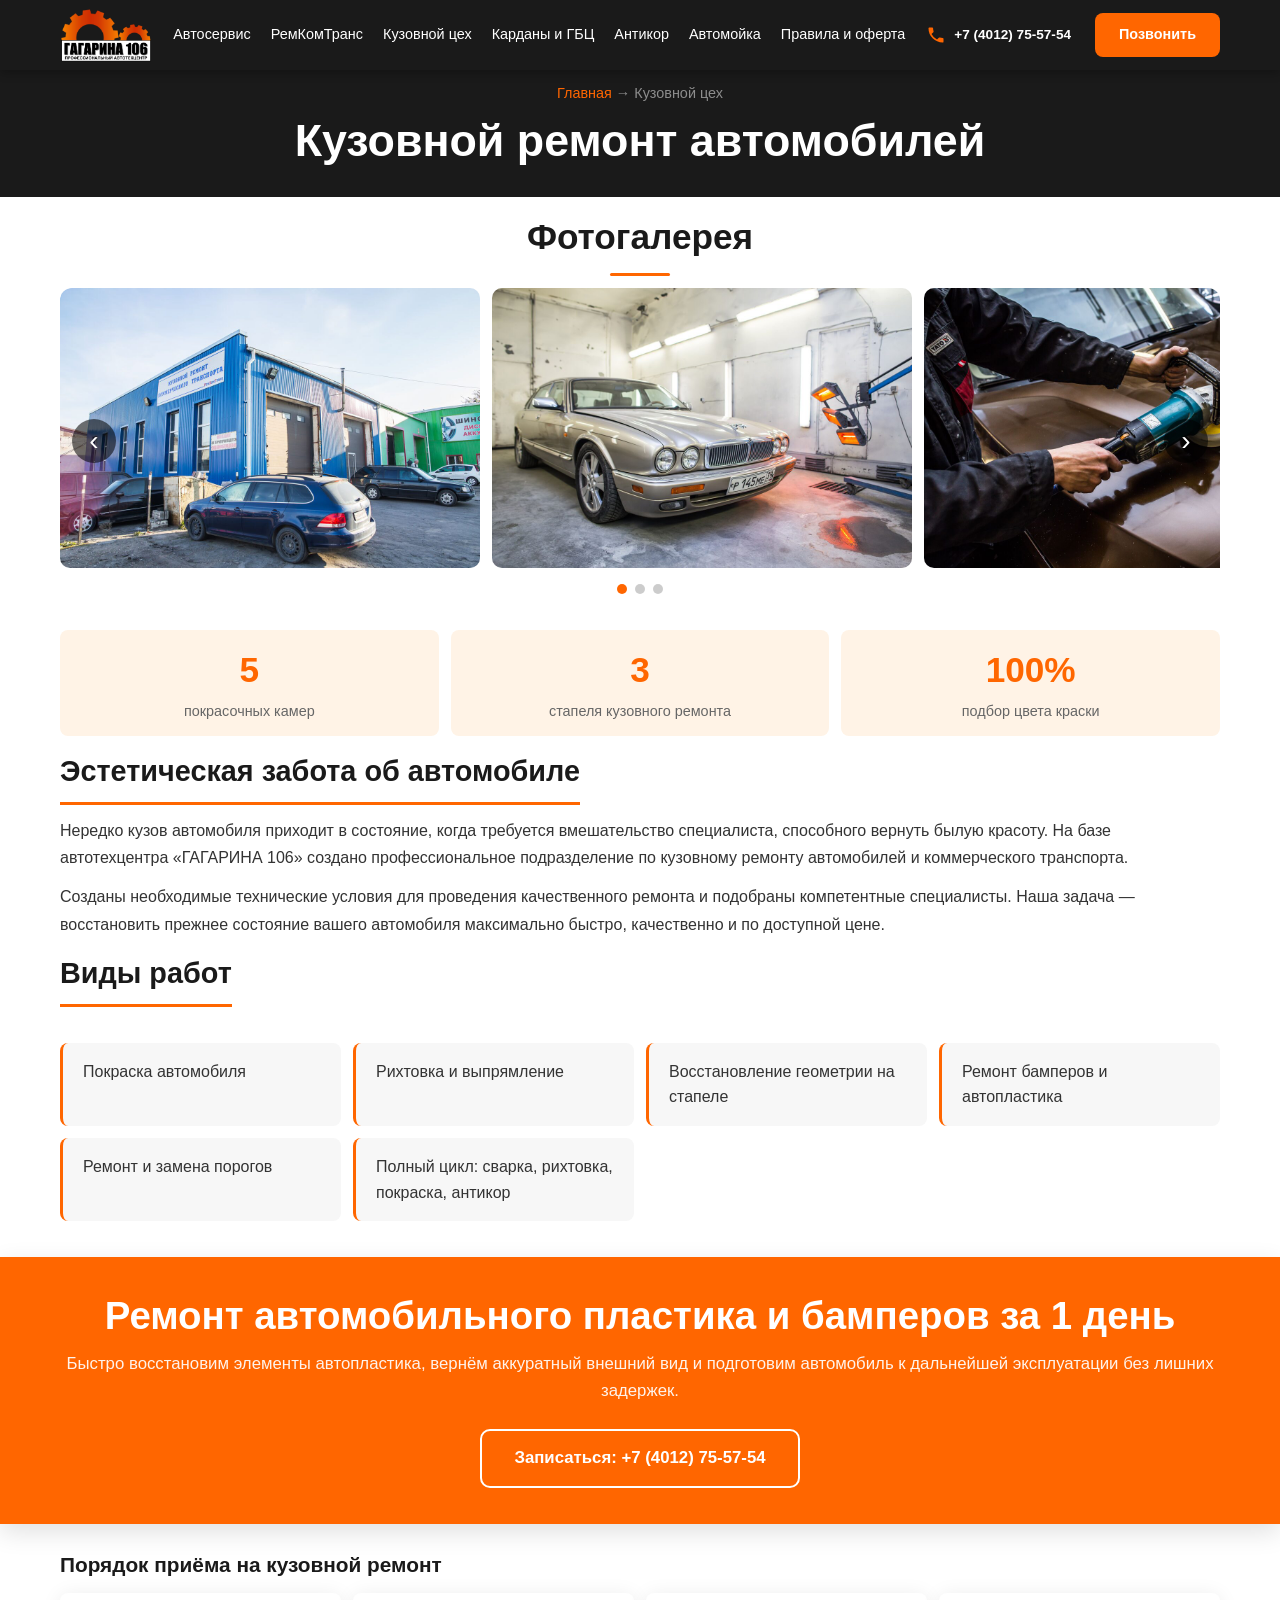
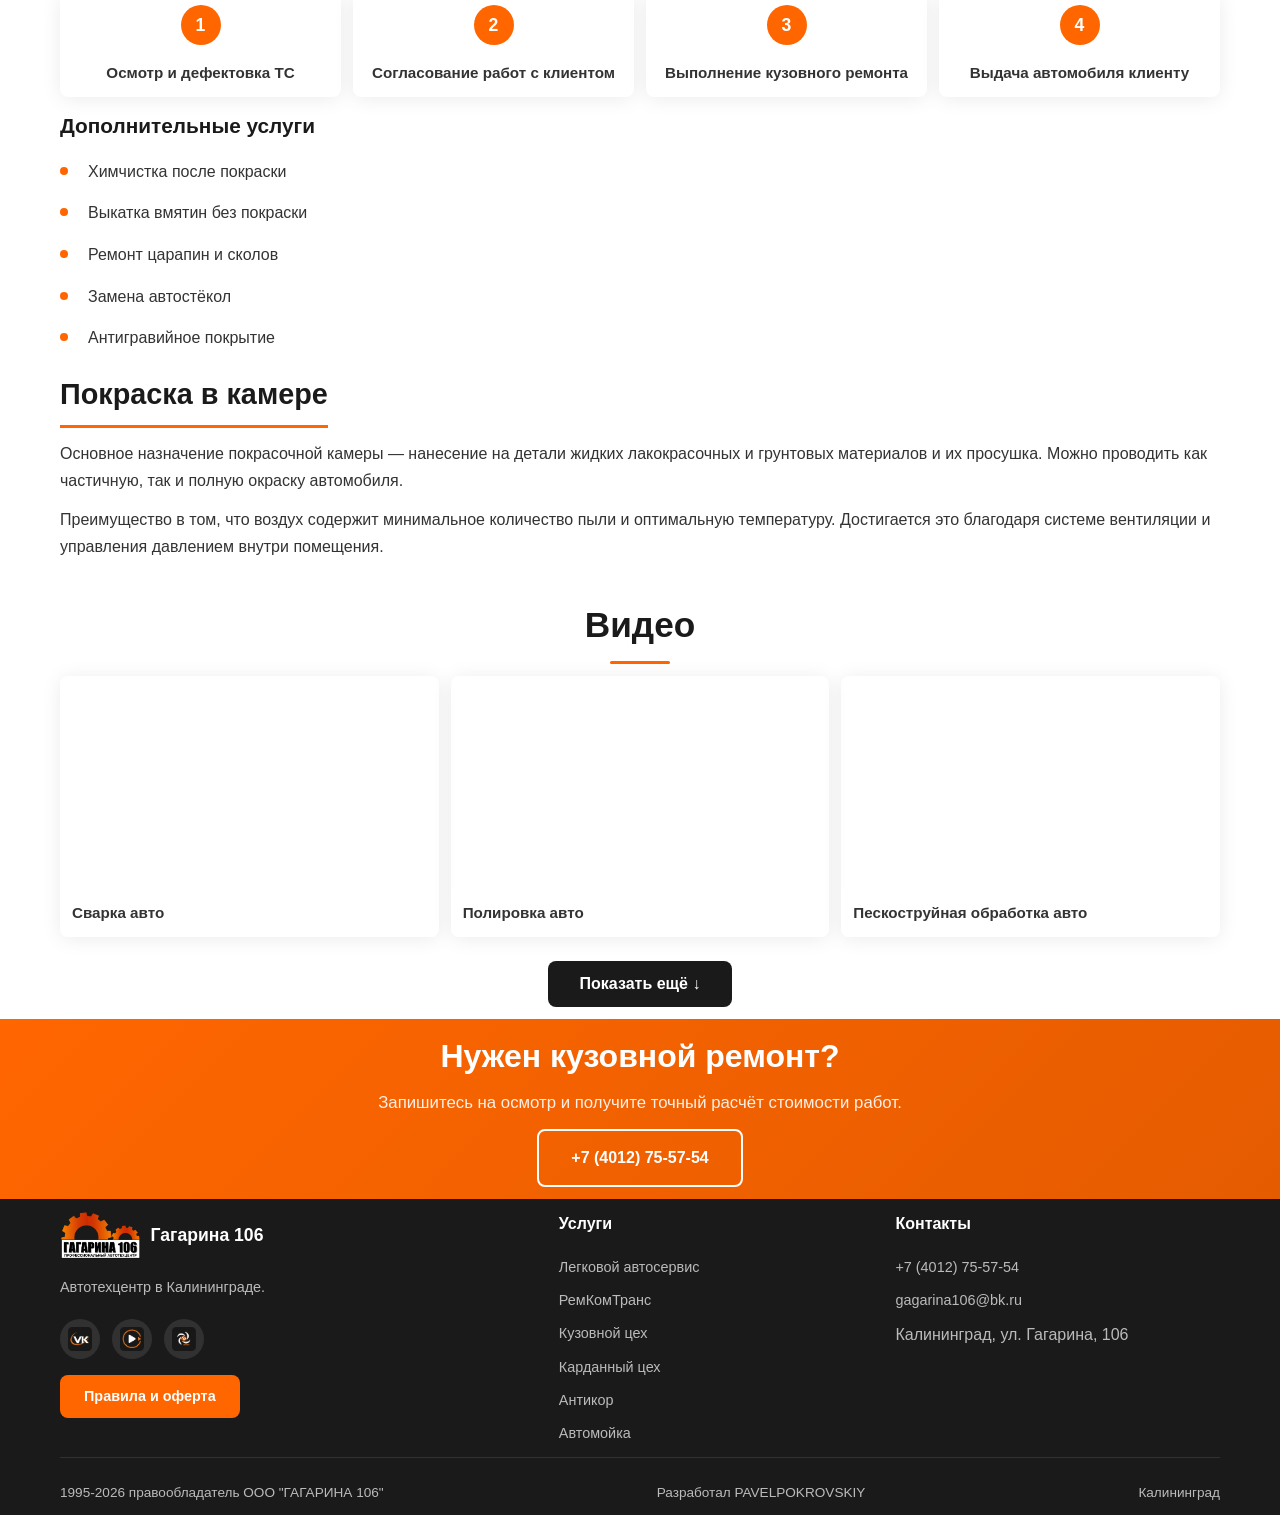
<file: kuzovnoy/index.html>
<!DOCTYPE html>
<html lang="ru">
<head>
  <meta charset="UTF-8">
  <meta name="viewport" content="width=device-width, initial-scale=1.0">
  <link rel="icon" href="../favicon.ico" sizes="any">
  <link rel="icon" type="image/png" href="../img/common/favicon-32x32.png" sizes="32x32">
  <link rel="apple-touch-icon" href="../img/common/apple-touch-icon.png">
  <title>Кузовной ремонт | Автотехцентр ГАГАРИНА 106 | Калининград</title>
  <meta name="description" content="Кузовной ремонт автомобилей в Калининграде — покраска, рихтовка, восстановление геометрии на стапеле. 5 покрасочных камер, 100% подбор цвета.">
  <link rel="canonical" href="https://gagarina106.ru/kuzovnoy">
  <link rel="preconnect" href="https://fonts.googleapis.com">
  <link rel="preconnect" href="https://fonts.gstatic.com" crossorigin>
  <link href="https://fonts.googleapis.com/css2?family=Inter:wght@400;500;600;700;800&display=swap" rel="stylesheet">
  <link rel="stylesheet" href="../css/style.css">
</head>
<body>

<header class="header"><div class="container"><a href="../" class="header__logo"><img src="../img/common/logo.png" alt="Логотип Гагарина 106" class="header__logo-img"></a><nav class="desktop-nav"><a href="../legkovoy">Автосервис</a><a href="../remkomtrans">РемКомТранс</a><a href="../kuzovnoy">Кузовной цех</a><a href="../kardani">Карданы и ГБЦ</a><a href="../antikor">Антикор</a><a href="../avtomoika">Автомойка</a><a href="../pravila-i-oferta">Правила и оферта</a></nav><div class="header__right"><a href="tel:+74012755754" class="header__phone"><svg viewBox="0 0 24 24"><path d="M6.62 10.79a15.05 15.05 0 006.59 6.59l2.2-2.2a1 1 0 011.01-.24 11.36 11.36 0 003.58.57 1 1 0 011 1V20a1 1 0 01-1 1A17 17 0 013 4a1 1 0 011-1h3.5a1 1 0 011 1c0 1.25.2 2.45.57 3.57a1 1 0 01-.25 1.02l-2.2 2.2z"/></svg>+7 (4012) 75-57-54</a><a href="tel:+74012755754" class="header__cta">Позвонить</a><button class="burger" aria-label="Открыть меню"><span></span><span></span><span></span></button></div></div></header>
<nav class="mobile-nav"><a href="../">Главная</a><a href="../legkovoy">Автосервис</a><a href="../remkomtrans">РемКомТранс</a><a href="../kuzovnoy">Кузовной цех</a><a href="../kardani">Карданы и ГБЦ</a><a href="../antikor">Антикор</a><a href="../avtomoika">Автомойка</a><a href="../pravila-i-oferta">Правила и оферта</a></nav>

<section class="page-hero">
  <div class="container">
    <p class="page-hero__breadcrumb"><a href="../">Главная</a> → Кузовной цех</p>
    <h1 class="page-hero__title">Кузовной ремонт автомобилей</h1>
  </div>
</section>

<!-- PHOTO GALLERY SLIDER -->
<section class="section">
  <div class="container">
    <div class="section__header">
      <h2 class="section__title">Фотогалерея</h2>
      <div class="section__divider"></div>
    </div>
    <div class="gallery-slider" style="position:relative;overflow:hidden;border-radius:12px">
      <div class="gallery-slider__track" style="display:flex;transition:transform .4s ease;gap:12px">
        <img src="../img/kuzovnoy/gallery/1.jpg" alt="Кузовной ремонт в автотехцентре ГАГАРИНА 106" class="gallery-slide">
        <img src="../img/kuzovnoy/gallery/2.jpg" alt="Работы в кузовном цехе ГАГАРИНА 106" class="gallery-slide">
        <img src="../img/kuzovnoy/gallery/3.jpg" alt="Кузовной ремонт и восстановление автомобиля" class="gallery-slide">
        <img src="../img/kuzovnoy/gallery/4.jpg" alt="Покраска и кузовные работы в Калининграде" class="gallery-slide">
        <img src="../img/kuzovnoy/gallery/5.jpg" alt="Сервисная зона кузовного цеха ГАГАРИНА 106" class="gallery-slide">
        <img src="../img/kuzovnoy/gallery/6.jpg" alt="Восстановление кузова автомобиля" class="gallery-slide">
        <img src="../img/kuzovnoy/gallery/7.jpg" alt="Кузовной цех автотехцентра ГАГАРИНА 106" class="gallery-slide">
      </div>
      <button class="gallery-btn gallery-btn--prev" aria-label="Назад">‹</button>
      <button class="gallery-btn gallery-btn--next" aria-label="Вперёд">›</button>
      <div class="gallery-dots"></div>
    </div>
  </div>
</section>
<style>
  .gallery-slide{flex:0 0 calc(33.333% - 8px);height:280px;object-fit:cover;border-radius:10px;cursor:pointer}
  .gallery-btn{position:absolute;top:50%;transform:translateY(-50%);width:44px;height:44px;border:none;background:rgba(0,0,0,.55);color:#fff;font-size:28px;border-radius:50%;cursor:pointer;z-index:2;display:flex;align-items:center;justify-content:center;transition:background .2s}
  .gallery-btn:hover{background:rgba(0,0,0,.8)}
  .gallery-btn--prev{left:12px}
  .gallery-btn--next{right:12px}
  .gallery-dots{display:flex;justify-content:center;gap:8px;margin-top:16px}
  .gallery-dots span{width:10px;height:10px;border-radius:50%;background:rgba(0,0,0,.2);cursor:pointer;transition:background .2s}
  .gallery-dots span.active{background:#FF6600}
  @media(max-width:768px){.gallery-slide{flex:0 0 100%!important;height:250px!important;border-radius:8px!important}}
</style>
<script>
(function(){
  var track=document.querySelector('.gallery-slider__track');
  var slides=document.querySelectorAll('.gallery-slide');
  var dotsWrap=document.querySelector('.gallery-dots');
  var prevBtn=document.querySelector('.gallery-btn--prev');
  var nextBtn=document.querySelector('.gallery-btn--next');
  var idx=0;
  function perView(){return window.innerWidth<=768?1:3}
  function maxIdx(){return Math.max(0,slides.length-perView())}
  function buildDots(){dotsWrap.innerHTML='';var pages=Math.ceil(slides.length/perView());for(var i=0;i<pages;i++){var d=document.createElement('span');d.dataset.i=i;dotsWrap.appendChild(d)}updateDots()}
  function updateDots(){var page=Math.floor(idx/perView());dotsWrap.querySelectorAll('span').forEach(function(d,i){d.classList.toggle('active',i===page)})}
  function go(i){var max=maxIdx();if(i>max){idx=0}else if(i<0){idx=max}else{idx=i}var gap=12;var slideW=(track.parentElement.offsetWidth-(perView()-1)*gap)/perView();track.style.transform='translateX(-'+(idx*(slideW+gap))+'px)';updateDots()}
  prevBtn.onclick=function(){go(idx-perView())};
  nextBtn.onclick=function(){go(idx+perView())};
  dotsWrap.onclick=function(e){if(e.target.dataset.i!==undefined)go(parseInt(e.target.dataset.i)*perView())};
  var sx,dx;
  track.addEventListener('touchstart',function(e){sx=e.touches[0].clientX;dx=0},{passive:true});
  track.addEventListener('touchmove',function(e){dx=e.touches[0].clientX-sx},{passive:true});
  track.addEventListener('touchend',function(){if(Math.abs(dx)>40){dx<0?go(idx+1):go(idx-1)}});
  buildDots();window.addEventListener('resize',function(){buildDots();go(idx)});
})();
</script>

<section class="content-section">
  <div class="container">
    <div class="stats-row">
      <div class="stat"><span class="stat__number">5</span><span class="stat__label">покрасочных камер</span></div>
      <div class="stat"><span class="stat__number">3</span><span class="stat__label">стапеля кузовного ремонта</span></div>
      <div class="stat"><span class="stat__number">100%</span><span class="stat__label">подбор цвета краски</span></div>
    </div>

    <h2>Эстетическая забота об автомобиле</h2>
    <p>Нередко кузов автомобиля приходит в состояние, когда требуется вмешательство специалиста, способного вернуть былую красоту. На базе автотехцентра «ГАГАРИНА 106» создано профессиональное подразделение по кузовному ремонту автомобилей и коммерческого транспорта.</p>
    <p>Созданы необходимые технические условия для проведения качественного ремонта и подобраны компетентные специалисты. Наша задача — восстановить прежнее состояние вашего автомобиля максимально быстро, качественно и по доступной цене.</p>

    <h2>Виды работ</h2>
    <div class="service-list-grid">
      <div class="service-list-item">Покраска автомобиля</div>
      <div class="service-list-item">Рихтовка и выпрямление</div>
      <div class="service-list-item">Восстановление геометрии на стапеле</div>
      <div class="service-list-item">Ремонт бамперов и автопластика</div>
      <div class="service-list-item">Ремонт и замена порогов</div>
      <div class="service-list-item">Полный цикл: сварка, рихтовка, покраска, антикор</div>
    </div>
  </div>
</section>

<section style="width:100%;background:#FF6600;color:#fff;text-align:center;box-shadow:0 8px 24px rgba(0,0,0,.12)">
  <div class="container" style="padding-top:36px;padding-bottom:36px">
    <h3 style="margin:0 0 12px;font-size:clamp(1.8rem,3vw,2.4rem);line-height:1.2;font-weight:800;color:#fff">Ремонт автомобильного пластика и бамперов за 1 день</h3>
    <p style="margin:0 0 24px;color:rgba(255,255,255,.92);font-size:1.05rem">Быстро восстановим элементы автопластика, вернём аккуратный внешний вид и подготовим автомобиль к дальнейшей эксплуатации без лишних задержек.</p>
    <a href="tel:+74012755754" style="display:inline-flex;align-items:center;justify-content:center;padding:14px 32px;border:2px solid #fff;border-radius:10px;color:#fff;font-weight:700;font-size:1.05rem;text-decoration:none">Записаться: +7 (4012) 75-57-54</a>
  </div>
</section>

<section class="content-section">
  <div class="container">

    <h3>Порядок приёма на кузовной ремонт</h3>
    <div class="steps">
      <div class="step"><div class="step__number">1</div><div class="step__title">Осмотр и дефектовка ТС</div></div>
      <div class="step"><div class="step__number">2</div><div class="step__title">Согласование работ с клиентом</div></div>
      <div class="step"><div class="step__number">3</div><div class="step__title">Выполнение кузовного ремонта</div></div>
      <div class="step"><div class="step__number">4</div><div class="step__title">Выдача автомобиля клиенту</div></div>
    </div>

    <h3>Дополнительные услуги</h3>
    <ul>
      <li>Химчистка после покраски</li>
      <li>Выкатка вмятин без покраски</li>
      <li>Ремонт царапин и сколов</li>
      <li>Замена автостёкол</li>
      <li>Антигравийное покрытие</li>
    </ul>

    <h2>Покраска в камере</h2>
    <p>Основное назначение покрасочной камеры — нанесение на детали жидких лакокрасочных и грунтовых материалов и их просушка. Можно проводить как частичную, так и полную окраску автомобиля.</p>
    <p>Преимущество в том, что воздух содержит минимальное количество пыли и оптимальную температуру. Достигается это благодаря системе вентиляции и управления давлением внутри помещения.</p>


  </div>
</section>

<section class="section">
  <div class="container">
    <div class="section__header">
      <h2 class="section__title">Видео</h2>
      <div class="section__divider"></div>
    </div>
    <div class="videos-grid">
      <div class="video-card">
        <iframe src="https://rutube.ru/play/embed/7719c757ada2c3d8616b2aa41b5c7eed/" loading="lazy" allowfullscreen title="Сварка авто"></iframe>
        <div class="video-card__title">Сварка авто</div>
      </div>
      <div class="video-card">
        <iframe src="https://rutube.ru/play/embed/e678907c2117c5dd86c599319e060801/" loading="lazy" allowfullscreen title="Полировка авто"></iframe>
        <div class="video-card__title">Полировка авто</div>
      </div>
      <div class="video-card">
        <iframe src="https://rutube.ru/play/embed/9f5570219e19e40a60322ddcab5ddc0e/" loading="lazy" allowfullscreen title="Пескоструйная обработка авто"></iframe>
        <div class="video-card__title">Пескоструйная обработка авто</div>
      </div>
      <div class="video-card">
        <iframe src="https://rutube.ru/play/embed/7291649aeb53f6e56dacba0fcee01b8c/" loading="lazy" allowfullscreen title="Антикоррозийная обработка авто"></iframe>
        <div class="video-card__title">Антикоррозийная обработка авто</div>
      </div>
      <div class="video-card">
        <iframe src="https://rutube.ru/play/embed/4064d432d03fb6428d0078ce2e4cf3bc/" loading="lazy" allowfullscreen title="Развал-схождение"></iframe>
        <div class="video-card__title">Развал-схождение</div>
      </div>
      <div class="video-card">
        <iframe src="https://rutube.ru/play/embed/95618e308a4ca0d7061ea23f9e08d39b/" loading="lazy" allowfullscreen title="Мойка днища авто"></iframe>
        <div class="video-card__title">Мойка днища авто</div>
      </div>
      <div class="video-card">
        <iframe src="https://rutube.ru/play/embed/9186a386e2314e10952b247e5285932c/" loading="lazy" allowfullscreen title="Мойка самообслуживания в тёплом боксе"></iframe>
        <div class="video-card__title">Мойка самообслуживания в тёплом боксе</div>
      </div>
      <div class="video-card">
        <iframe src="https://rutube.ru/play/embed/643ec40f27a7d80ba4e67e22d9a1af72/" loading="lazy" allowfullscreen title="Ремонт коммерческого транспорта"></iframe>
        <div class="video-card__title">Ремонт коммерческого транспорта</div>
      </div>
    </div>
  </div>
</section>

<section class="promo-banner">
  <div class="container">
    <h3 class="promo-banner__title">Нужен кузовной ремонт?</h3>
    <p class="promo-banner__desc">Запишитесь на осмотр и получите точный расчёт стоимости работ.</p>
    <a href="tel:+74012755754" class="btn btn--outline">+7 (4012) 75-57-54</a>
  </div>
</section>

<footer class="footer"><div class="container"><div class="footer-grid"><div class="footer__brand"><div class="footer__logo"><img src="../img/common/logo.png" alt="Гагарина 106" class="footer__logo-img"><span>Гагарина 106</span></div><p class="footer__desc">Автотехцентр в Калининграде.</p><div class="footer__social"><a href="https://vk.com/gagarina_106" target="_blank" rel="noopener" aria-label="ВКонтакте"><img src="../img/social/vk.png" alt="ВКонтакте" class="footer__social-icon"></a><a href="https://rutube.ru/channel/70800758/" target="_blank" rel="noopener" aria-label="Rutube"><img src="../img/social/rutube.png" alt="Rutube" class="footer__social-icon"></a><a href="https://dzen.ru/gagarina106_kld" target="_blank" rel="noopener" aria-label="Дзен"><img src="../img/social/dzen.png" alt="Дзен" class="footer__social-icon"></a></div><a href="../pravila-i-oferta/" class="footer__legal-btn">Правила и оферта</a></div><div><h4 class="footer__heading">Услуги</h4><div class="footer__links"><a href="../legkovoy">Легковой автосервис</a><a href="../remkomtrans">РемКомТранс</a><a href="../kuzovnoy">Кузовной цех</a><a href="../kardani">Карданный цех</a><a href="../antikor">Антикор</a><a href="../avtomoika">Автомойка</a></div></div><div><h4 class="footer__heading">Контакты</h4><div class="footer__links"><a href="tel:+74012755754">+7 (4012) 75-57-54</a><a href="mailto:gagarina106@bk.ru">gagarina106@bk.ru</a><span>Калининград, ул. Гагарина, 106</span></div></div></div><div class="footer__bottom"><span>1995-2026 правообладатель ООО "ГАГАРИНА 106"</span><span><a href="https://instagram.com/pavel.pokrovskiy" target="_blank" rel="noopener" style="color:inherit;text-decoration:none;">Разработал PAVELPOKROVSKIY</a></span><span>Калининград</span></div></div></footer>
<script src="../js/main.js" defer></script>
<script type="text/javascript">(function(m,e,t,r,i,k,a){m[i]=m[i]||function(){(m[i].a=m[i].a||[]).push(arguments)};m[i].l=1*new Date();for(var j=0;j<document.scripts.length;j++){if(document.scripts[j].src===r){return}}k=e.createElement(t);a=e.getElementsByTagName(t)[0];k.async=1;k.src=r;a.parentNode.insertBefore(k,a)})(window,document,"script","https://mc.yandex.ru/metrika/tag.js","ym");ym(46619493,"init",{clickmap:true,trackLinks:true,accurateTrackBounce:true,webvisor:true});</script>
</body>
</html>
</file>
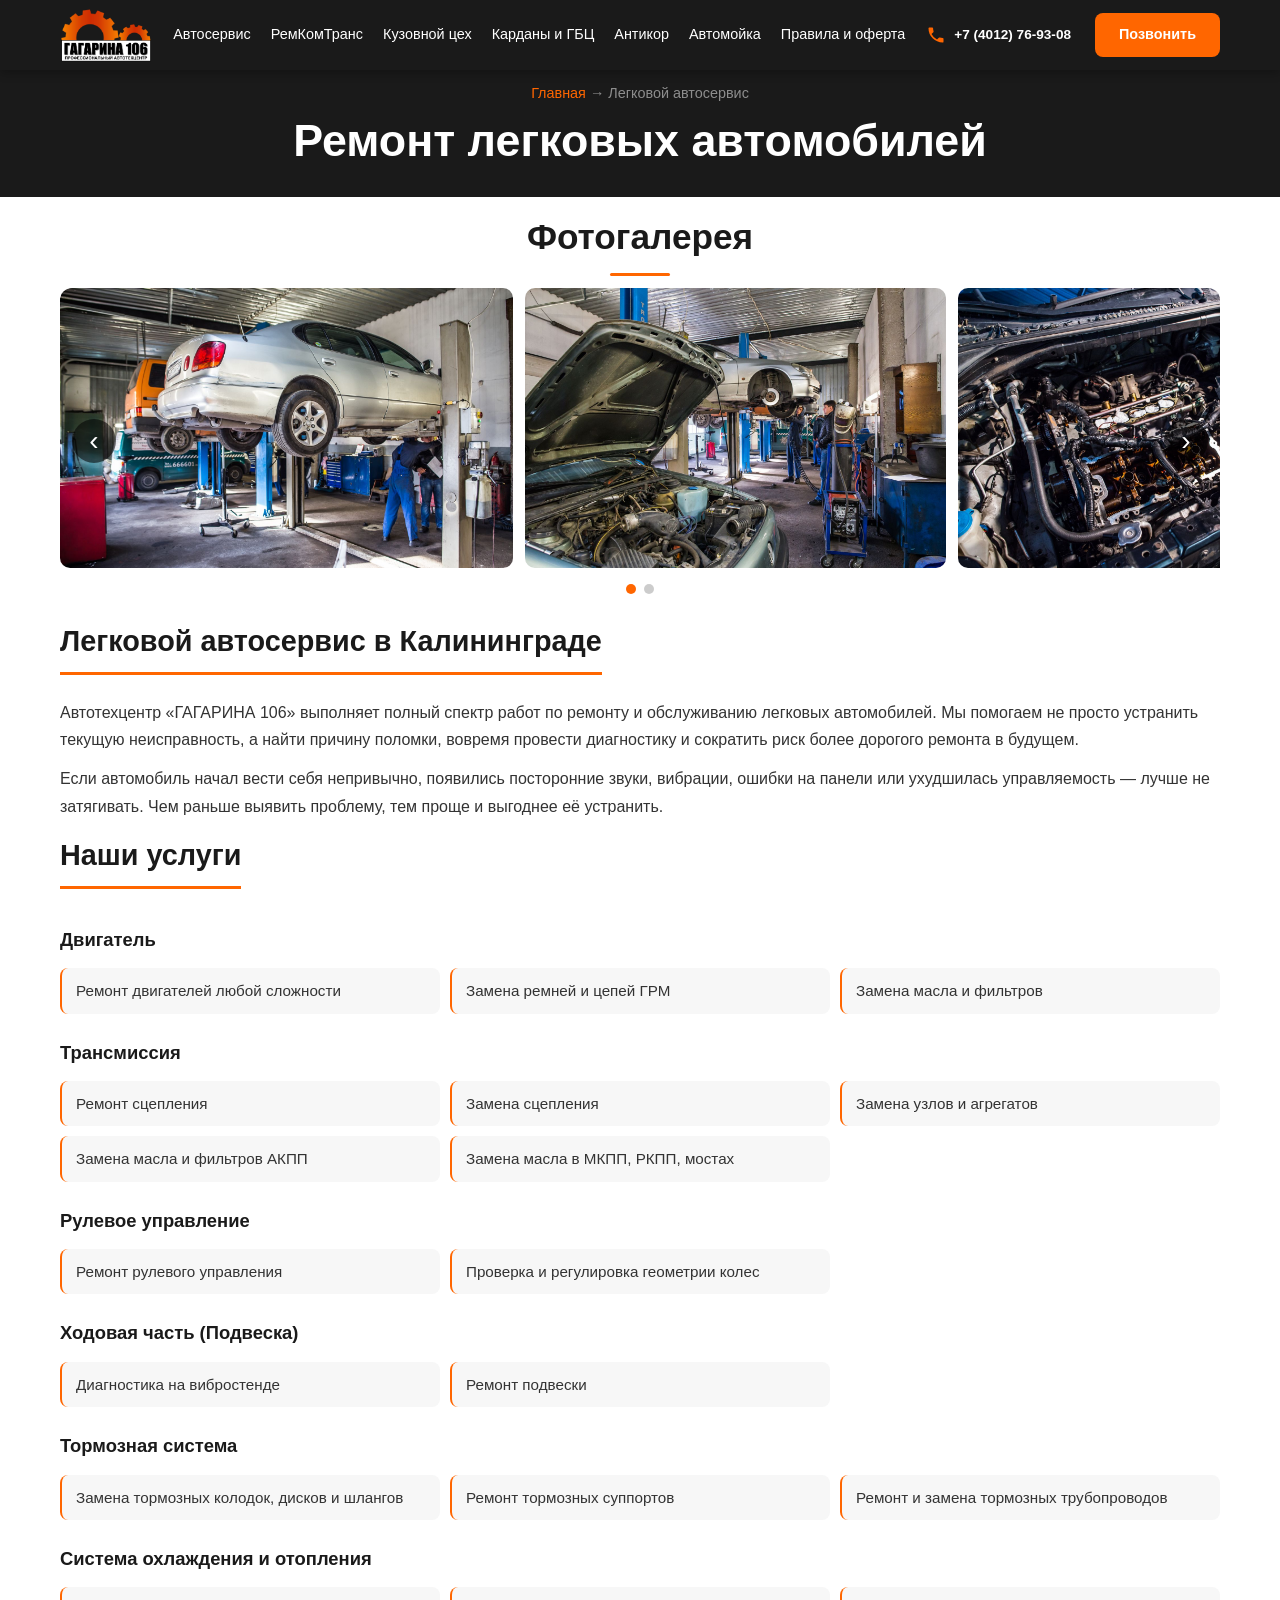
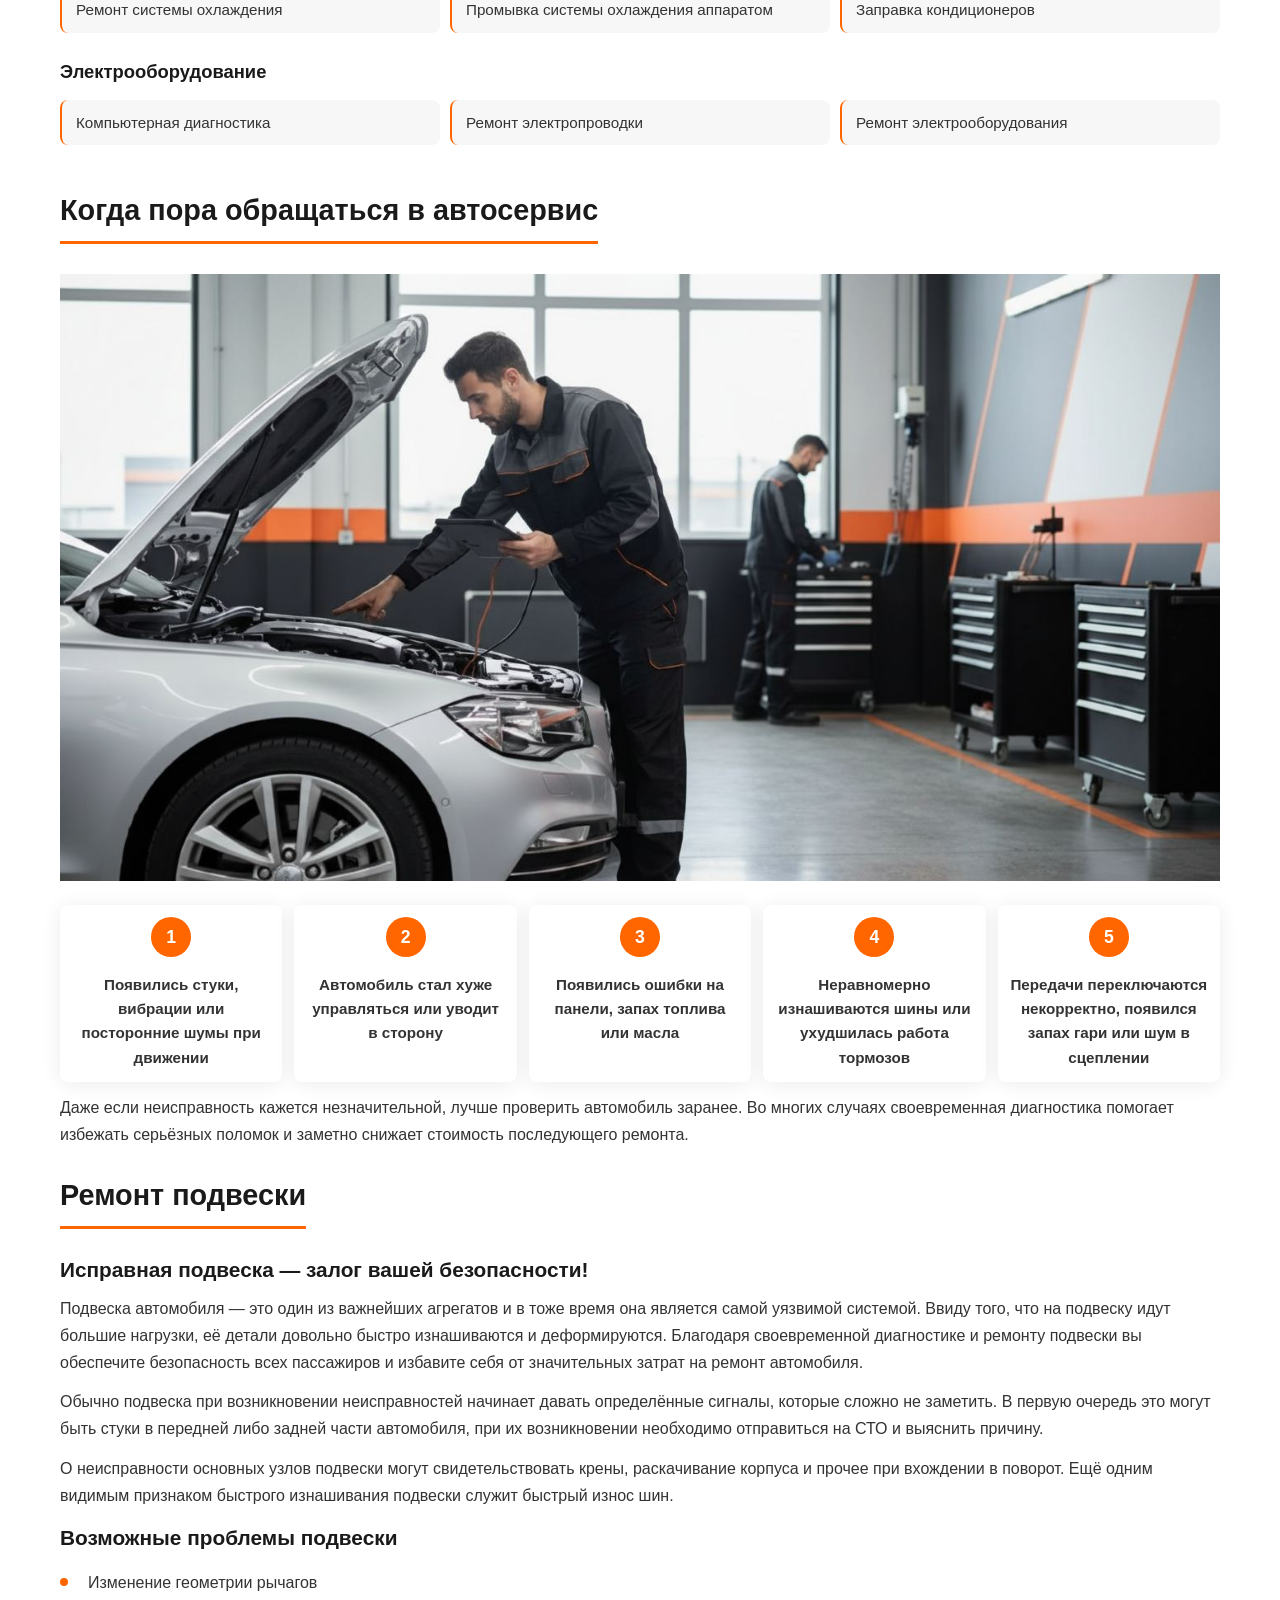
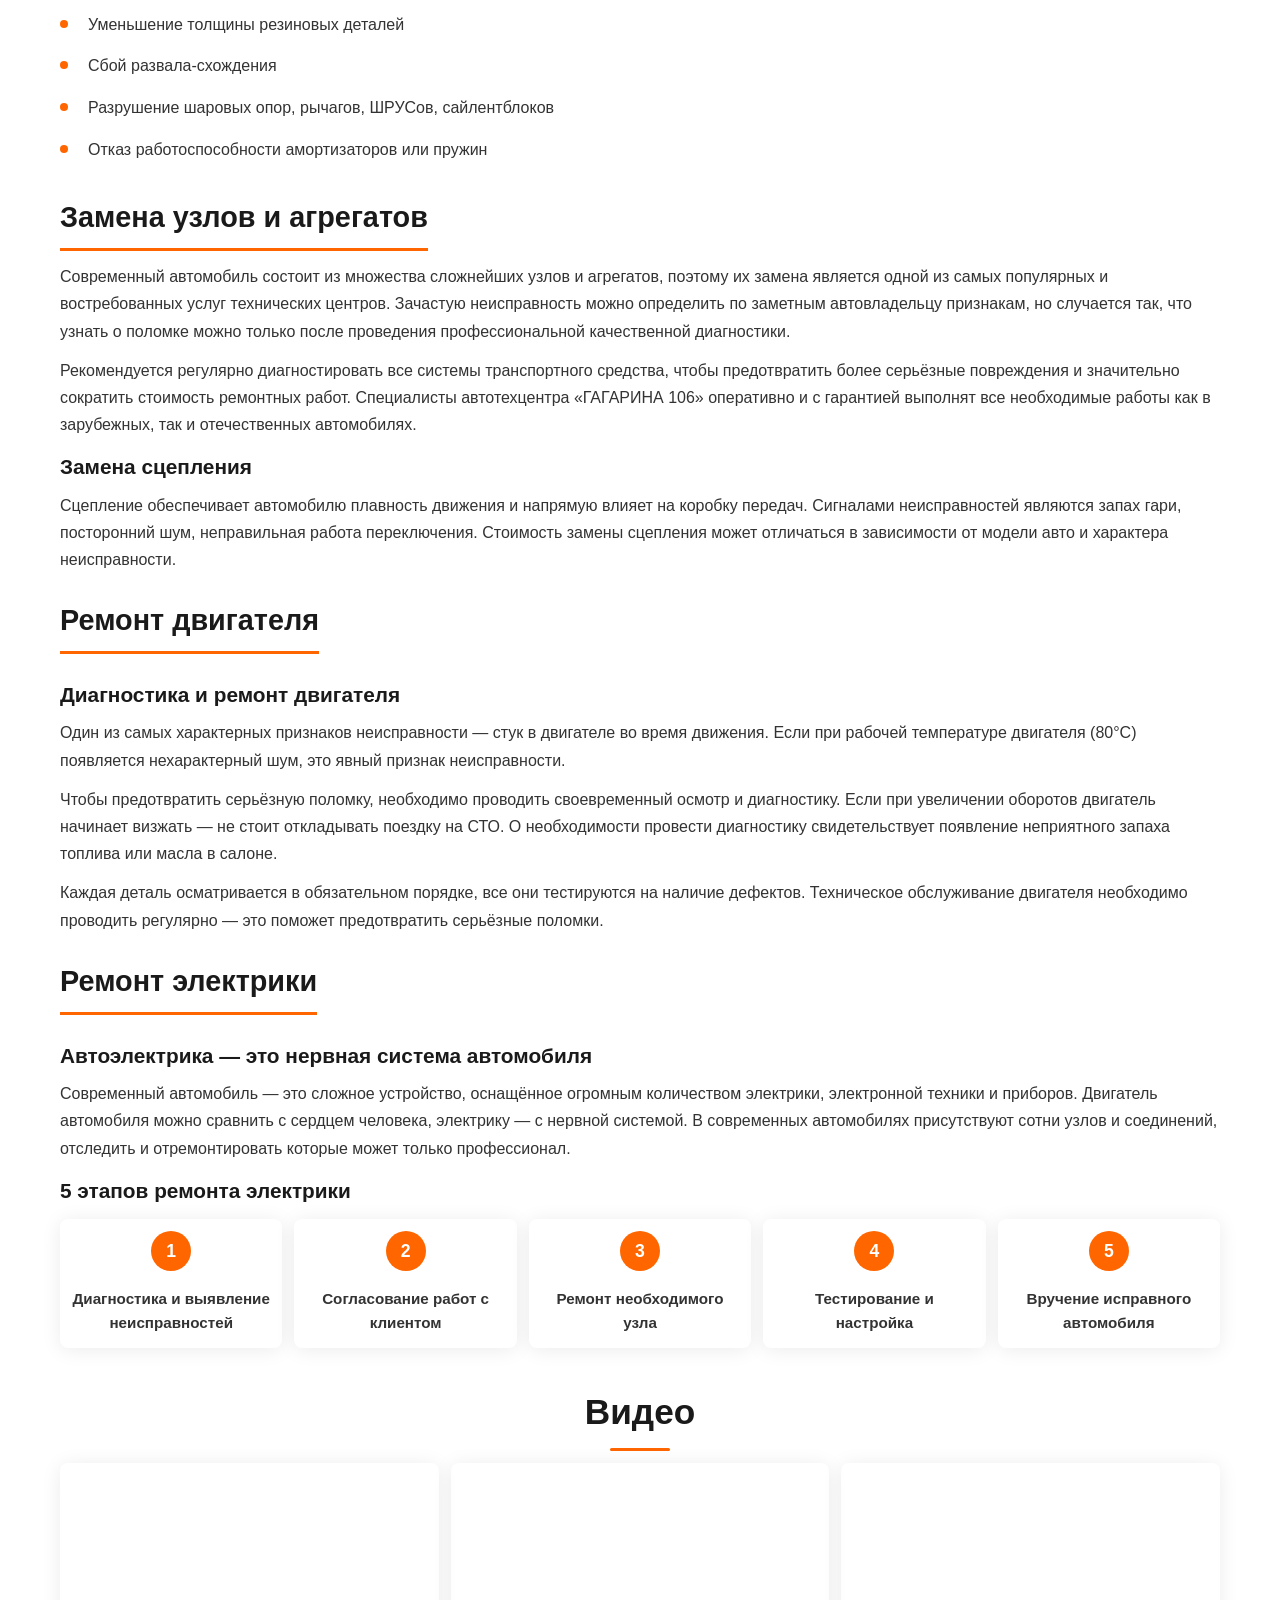
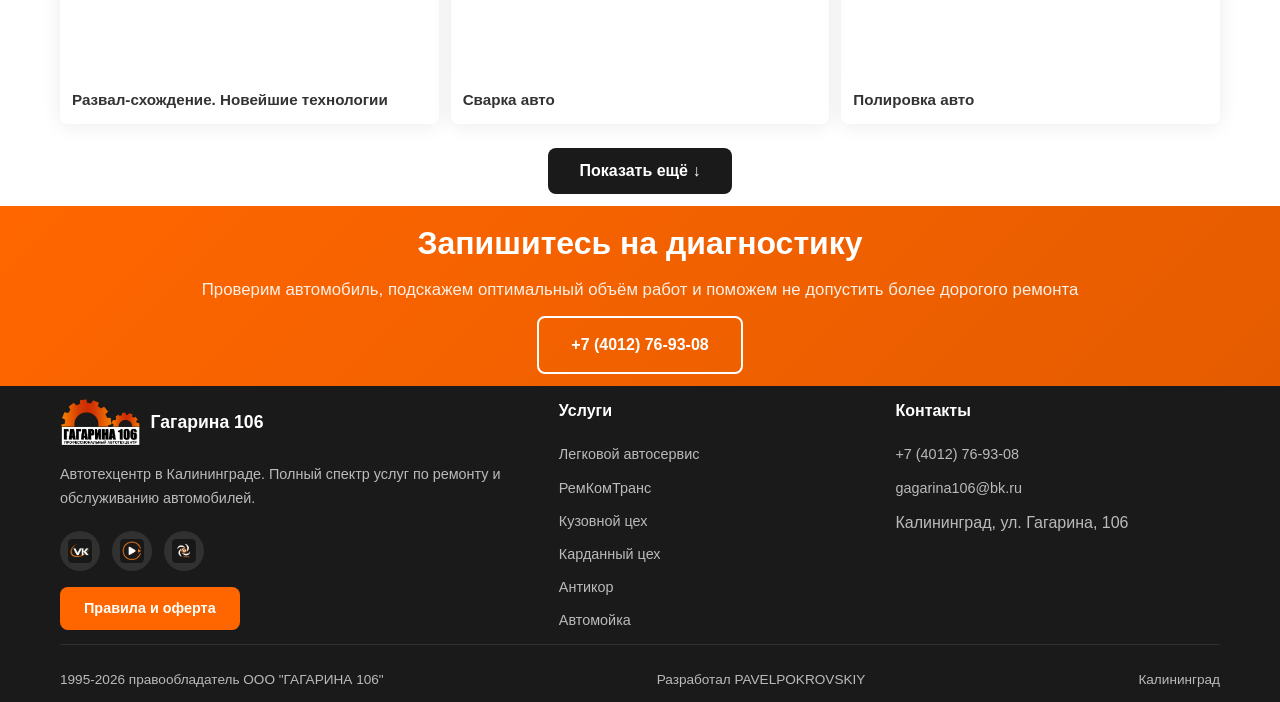
<file: legkovoy/index.html>
<!DOCTYPE html>
<html lang="ru">
<head>
  <meta charset="UTF-8">
  <meta name="viewport" content="width=device-width, initial-scale=1.0">
  <link rel="icon" href="../favicon.ico" sizes="any">
  <link rel="icon" type="image/png" href="../img/common/favicon-32x32.png" sizes="32x32">
  <link rel="apple-touch-icon" href="../img/common/apple-touch-icon.png">
  <title>Легковой автосервис | Автотехцентр ГАГАРИНА 106 | Калининград</title>
  <meta name="description" content="Ремонт легковых автомобилей в Калининграде — подвеска, двигатель, электрика, тормозная система, КПП. Автотехцентр ГАГАРИНА 106.">
  <link rel="canonical" href="https://gagarina106.ru/legkovoy">
  <meta property="og:title" content="Легковой автосервис | ГАГАРИНА 106">
  <meta property="og:description" content="Полный спектр ремонтных работ для легковых автомобилей в Калининграде.">
  <meta property="og:url" content="https://gagarina106.ru/legkovoy">
  <link rel="preconnect" href="https://fonts.googleapis.com">
  <link rel="preconnect" href="https://fonts.gstatic.com" crossorigin>
  <link href="https://fonts.googleapis.com/css2?family=Inter:wght@400;500;600;700;800&display=swap" rel="stylesheet">
  <link rel="stylesheet" href="../css/style.css">
</head>
<body>

<header class="header">
  <div class="container">
    <a href="../" class="header__logo">
      <img src="../img/common/logo.png" alt="Логотип Гагарина 106" class="header__logo-img">
    </a>
    <nav class="desktop-nav">
      <a href="../legkovoy">Автосервис</a>
      <a href="../remkomtrans">РемКомТранс</a>
      <a href="../kuzovnoy">Кузовной цех</a>
      <a href="../kardani">Карданы и ГБЦ</a>
      <a href="../antikor">Антикор</a>
      <a href="../avtomoika">Автомойка</a>
      <a href="../pravila-i-oferta">Правила и оферта</a>
    </nav>
    <div class="header__right">
      <a href="tel:+74012769308" class="header__phone">
        <svg viewBox="0 0 24 24"><path d="M6.62 10.79a15.05 15.05 0 006.59 6.59l2.2-2.2a1 1 0 011.01-.24 11.36 11.36 0 003.58.57 1 1 0 011 1V20a1 1 0 01-1 1A17 17 0 013 4a1 1 0 011-1h3.5a1 1 0 011 1c0 1.25.2 2.45.57 3.57a1 1 0 01-.25 1.02l-2.2 2.2z"/></svg>
        +7 (4012) 76-93-08
      </a>
      <a href="tel:+74012769308" class="header__cta">Позвонить</a>
      <button class="burger" aria-label="Открыть меню"><span></span><span></span><span></span></button>
    </div>
  </div>
</header>
<nav class="mobile-nav">
  <a href="../">Главная</a><a href="../legkovoy">Автосервис</a><a href="../remkomtrans">РемКомТранс</a>
  <a href="../kuzovnoy">Кузовной цех</a><a href="../kardani">Карданы и ГБЦ</a><a href="../antikor">Антикор</a>
  <a href="../avtomoika">Автомойка</a>
  <a href="../pravila-i-oferta">Правила и оферта</a>
</nav>

<section class="page-hero">
  <div class="container">
    <p class="page-hero__breadcrumb"><a href="../">Главная</a> → Легковой автосервис</p>
    <h1 class="page-hero__title">Ремонт легковых автомобилей</h1>
  </div>
</section>

<section class="section">
  <div class="container">
    <div class="section__header">
      <h2 class="section__title">Фотогалерея</h2>
      <div class="section__divider"></div>
    </div>
    <div class="gallery-slider" style="position:relative;overflow:hidden;border-radius:12px">
      <div class="gallery-slider__track" style="display:flex;transition:transform .4s ease;gap:12px">
        <img src="../img/legkovoy/gallery/1.jpg" alt="Ремонт легковых автомобилей в автосервисе ГАГАРИНА 106" class="gallery-slide">
        <img src="../img/legkovoy/gallery/2.jpg" alt="Диагностика и обслуживание легкового автомобиля в Калининграде" class="gallery-slide">
        <img src="../img/legkovoy/gallery/3.jpg" alt="Сервисная зона легкового автосервиса ГАГАРИНА 106" class="gallery-slide">
        <img src="../img/legkovoy/gallery/4.jpg" alt="Ремонт и техническое обслуживание легковых автомобилей" class="gallery-slide">
        <img src="../img/legkovoy/gallery/5.jpg" alt="Работы в легковом автосервисе ГАГАРИНА 106" class="gallery-slide">
        <img src="../img/legkovoy/gallery/6.jpg" alt="Легковой автосервис в Калининграде — ГАГАРИНА 106" class="gallery-slide">
      </div>
      <button class="gallery-btn gallery-btn--prev" aria-label="Назад">‹</button>
      <button class="gallery-btn gallery-btn--next" aria-label="Вперёд">›</button>
      <div class="gallery-dots"></div>
    </div>
  </div>
</section>
<style>
  .gallery-slide{flex:0 0 calc(33.333% - 8px);height:280px;object-fit:cover;border-radius:10px;cursor:pointer}
  .gallery-btn{position:absolute;top:50%;transform:translateY(-50%);width:44px;height:44px;border:none;background:rgba(0,0,0,.55);color:#fff;font-size:28px;border-radius:50%;cursor:pointer;z-index:2;display:flex;align-items:center;justify-content:center;transition:background .2s}
  .gallery-btn:hover{background:rgba(0,0,0,.8)}
  .gallery-btn--prev{left:12px}
  .gallery-btn--next{right:12px}
  .gallery-dots{display:flex;justify-content:center;gap:8px;margin-top:16px}
  .gallery-dots span{width:10px;height:10px;border-radius:50%;background:rgba(0,0,0,.2);cursor:pointer;transition:background .2s}
  .gallery-dots span.active{background:#FF6600}
  @media(max-width:768px){
    .gallery-slide{flex:0 0 100%!important;height:250px!important;border-radius:8px!important}
  }
</style>
<script>
(function(){
  var track=document.querySelector('.gallery-slider__track');
  var slides=document.querySelectorAll('.gallery-slide');
  var dotsWrap=document.querySelector('.gallery-dots');
  var prevBtn=document.querySelector('.gallery-btn--prev');
  var nextBtn=document.querySelector('.gallery-btn--next');
  var idx=0;
  function perView(){return window.innerWidth<=768?1:3}
  function maxIdx(){return Math.max(0,slides.length-perView())}
  function buildDots(){dotsWrap.innerHTML='';var pages=Math.ceil(slides.length/perView());for(var i=0;i<pages;i++){var d=document.createElement('span');d.dataset.i=i;dotsWrap.appendChild(d)}updateDots()}
  function updateDots(){var page=Math.floor(idx/perView());dotsWrap.querySelectorAll('span').forEach(function(d,i){d.classList.toggle('active',i===page)})}
  function go(i){var max=maxIdx();if(i>max){idx=0}else if(i<0){idx=max}else{idx=i}var gap=12;var slideW=(track.parentElement.offsetWidth-(perView()-1)*gap)/perView();track.style.transform='translateX(-'+(idx*(slideW+gap))+'px)';updateDots()}
  prevBtn.onclick=function(){go(idx-perView())};
  nextBtn.onclick=function(){go(idx+perView())};
  dotsWrap.onclick=function(e){if(e.target.dataset.i!==undefined)go(parseInt(e.target.dataset.i)*perView())};
  var sx,dx;
  track.addEventListener('touchstart',function(e){sx=e.touches[0].clientX;dx=0},{passive:true});
  track.addEventListener('touchmove',function(e){dx=e.touches[0].clientX-sx},{passive:true});
  track.addEventListener('touchend',function(){if(Math.abs(dx)>40){dx<0?go(idx+1):go(idx-1)}});
  buildDots();window.addEventListener('resize',function(){buildDots();go(idx)});
})();
</script>

<section class="content-section legkovoy-services-compact">
  <div class="container">
    <h2>Легковой автосервис в Калининграде</h2>
    <p>Автотехцентр «ГАГАРИНА 106» выполняет полный спектр работ по ремонту и обслуживанию легковых автомобилей. Мы помогаем не просто устранить текущую неисправность, а найти причину поломки, вовремя провести диагностику и сократить риск более дорогого ремонта в будущем.</p>
    <p>Если автомобиль начал вести себя непривычно, появились посторонние звуки, вибрации, ошибки на панели или ухудшилась управляемость — лучше не затягивать. Чем раньше выявить проблему, тем проще и выгоднее её устранить.</p>

    <h2>Наши услуги</h2>
    <h3>Двигатель</h3>
    <div class="service-list-grid">
      <div class="service-list-item">Ремонт двигателей любой сложности</div>
      <div class="service-list-item">Замена ремней и цепей ГРМ</div>
      <div class="service-list-item">Замена масла и фильтров</div>
    </div>

    <h3>Трансмиссия</h3>
    <div class="service-list-grid">
      <div class="service-list-item">Ремонт сцепления</div>
      <div class="service-list-item">Замена сцепления</div>
      <div class="service-list-item">Замена узлов и агрегатов</div>
      <div class="service-list-item">Замена масла и фильтров АКПП</div>
      <div class="service-list-item">Замена масла в МКПП, РКПП, мостах</div>
    </div>

    <h3>Рулевое управление</h3>
    <div class="service-list-grid">
      <div class="service-list-item">Ремонт рулевого управления</div>
      <div class="service-list-item">Проверка и регулировка геометрии колес</div>
    </div>

    <h3>Ходовая часть (Подвеска)</h3>
    <div class="service-list-grid">
      <div class="service-list-item">Диагностика на вибростенде</div>
      <div class="service-list-item">Ремонт подвески</div>
    </div>

    <h3>Тормозная система</h3>
    <div class="service-list-grid">
      <div class="service-list-item">Замена тормозных колодок, дисков и шлангов</div>
      <div class="service-list-item">Ремонт тормозных суппортов</div>
      <div class="service-list-item">Ремонт и замена тормозных трубопроводов</div>
    </div>

    <h3>Система охлаждения и отопления</h3>
    <div class="service-list-grid">
      <div class="service-list-item">Ремонт системы охлаждения</div>
      <div class="service-list-item">Промывка системы охлаждения аппаратом</div>
      <div class="service-list-item">Заправка кондиционеров</div>
    </div>

    <h3>Электрооборудование</h3>
    <div class="service-list-grid">
      <div class="service-list-item">Компьютерная диагностика</div>
      <div class="service-list-item">Ремонт электропроводки</div>
      <div class="service-list-item">Ремонт электрооборудования</div>
    </div>
  </div>
</section>

<style>
  .when-service-image{border-radius:0}
  @media(max-width:768px){.when-service-image{border-radius:12px}}
  .legkovoy-services-compact h2 + p{margin-top:12px}
  .legkovoy-services-compact h3{margin-top:24px;margin-bottom:10px;font-size:1.15rem}
  .legkovoy-services-compact .service-list-grid{grid-template-columns:repeat(3,minmax(0,1fr));gap:10px;margin:14px 0 18px}
  .legkovoy-services-compact .service-list-item{padding:12px 14px;font-size:.95rem;line-height:1.4;border-left-width:2px}
  @media(max-width:992px){.legkovoy-services-compact .service-list-grid{grid-template-columns:repeat(2,minmax(0,1fr))}}
  @media(max-width:768px){
    .legkovoy-services-compact .service-list-grid{grid-template-columns:1fr;width:92%;margin:14px auto 18px}
    .legkovoy-services-compact .service-list-item{padding:14px 16px;font-size:1rem}
  }
</style>

<section class="content-section">
  <div class="container">
    <h2>Когда пора обращаться в автосервис</h2>
    <div style="display:flex;justify-content:center;margin:18px auto 24px;max-width:100%">
      <img src="../img/legkovoy/when-service.jpg" alt="Когда пора обращаться в автосервис — диагностика автомобиля в ГАГАРИНА 106" class="when-service-image" style="display:block;width:100%;max-width:100%;height:auto">
    </div>
    <div class="steps">
      <div class="step"><div class="step__number">1</div><div class="step__title">Появились стуки, вибрации или посторонние шумы при движении</div></div>
      <div class="step"><div class="step__number">2</div><div class="step__title">Автомобиль стал хуже управляться или уводит в сторону</div></div>
      <div class="step"><div class="step__number">3</div><div class="step__title">Появились ошибки на панели, запах топлива или масла</div></div>
      <div class="step"><div class="step__number">4</div><div class="step__title">Неравномерно изнашиваются шины или ухудшилась работа тормозов</div></div>
      <div class="step"><div class="step__number">5</div><div class="step__title">Передачи переключаются некорректно, появился запах гари или шум в сцеплении</div></div>
    </div>
    <p>Даже если неисправность кажется незначительной, лучше проверить автомобиль заранее. Во многих случаях своевременная диагностика помогает избежать серьёзных поломок и заметно снижает стоимость последующего ремонта.</p>
  </div>
</section>

<section class="content-section">
  <div class="container">
    <h2>Ремонт подвески</h2>
    <h3>Исправная подвеска — залог вашей безопасности!</h3>
    <p>Подвеска автомобиля — это один из важнейших агрегатов и в тоже время она является самой уязвимой системой. Ввиду того, что на подвеску идут большие нагрузки, её детали довольно быстро изнашиваются и деформируются. Благодаря своевременной диагностике и ремонту подвески вы обеспечите безопасность всех пассажиров и избавите себя от значительных затрат на ремонт автомобиля.</p>
    <p>Обычно подвеска при возникновении неисправностей начинает давать определённые сигналы, которые сложно не заметить. В первую очередь это могут быть стуки в передней либо задней части автомобиля, при их возникновении необходимо отправиться на СТО и выяснить причину.</p>
    <p>О неисправности основных узлов подвески могут свидетельствовать крены, раскачивание корпуса и прочее при вхождении в поворот. Ещё одним видимым признаком быстрого изнашивания подвески служит быстрый износ шин.</p>

    <h3>Возможные проблемы подвески</h3>
    <ul>
      <li>Изменение геометрии рычагов</li>
      <li>Уменьшение толщины резиновых деталей</li>
      <li>Сбой развала-схождения</li>
      <li>Разрушение шаровых опор, рычагов, ШРУСов, сайлентблоков</li>
      <li>Отказ работоспособности амортизаторов или пружин</li>
    </ul>
  </div>
</section>

<section class="content-section">
  <div class="container">
    <h2>Замена узлов и агрегатов</h2>
    <p>Современный автомобиль состоит из множества сложнейших узлов и агрегатов, поэтому их замена является одной из самых популярных и востребованных услуг технических центров. Зачастую неисправность можно определить по заметным автовладельцу признакам, но случается так, что узнать о поломке можно только после проведения профессиональной качественной диагностики.</p>
    <p>Рекомендуется регулярно диагностировать все системы транспортного средства, чтобы предотвратить более серьёзные повреждения и значительно сократить стоимость ремонтных работ. Специалисты автотехцентра «ГАГАРИНА 106» оперативно и с гарантией выполнят все необходимые работы как в зарубежных, так и отечественных автомобилях.</p>

    <h3>Замена сцепления</h3>
    <p>Сцепление обеспечивает автомобилю плавность движения и напрямую влияет на коробку передач. Сигналами неисправностей являются запах гари, посторонний шум, неправильная работа переключения. Стоимость замены сцепления может отличаться в зависимости от модели авто и характера неисправности.</p>
  </div>
</section>

<section class="content-section">
  <div class="container">
    <h2>Ремонт двигателя</h2>
    <h3>Диагностика и ремонт двигателя</h3>
    <p>Один из самых характерных признаков неисправности — стук в двигателе во время движения. Если при рабочей температуре двигателя (80°C) появляется нехарактерный шум, это явный признак неисправности.</p>
    <p>Чтобы предотвратить серьёзную поломку, необходимо проводить своевременный осмотр и диагностику. Если при увеличении оборотов двигатель начинает визжать — не стоит откладывать поездку на СТО. О необходимости провести диагностику свидетельствует появление неприятного запаха топлива или масла в салоне.</p>
    <p>Каждая деталь осматривается в обязательном порядке, все они тестируются на наличие дефектов. Техническое обслуживание двигателя необходимо проводить регулярно — это поможет предотвратить серьёзные поломки.</p>
  </div>
</section>

<section class="content-section">
  <div class="container">
    <h2>Ремонт электрики</h2>
    <h3>Автоэлектрика — это нервная система автомобиля</h3>
    <p>Современный автомобиль — это сложное устройство, оснащённое огромным количеством электрики, электронной техники и приборов. Двигатель автомобиля можно сравнить с сердцем человека, электрику — с нервной системой. В современных автомобилях присутствуют сотни узлов и соединений, отследить и отремонтировать которые может только профессионал.</p>

    <h3>5 этапов ремонта электрики</h3>
    <div class="steps">
      <div class="step"><div class="step__number">1</div><div class="step__title">Диагностика и выявление неисправностей</div></div>
      <div class="step"><div class="step__number">2</div><div class="step__title">Согласование работ с клиентом</div></div>
      <div class="step"><div class="step__number">3</div><div class="step__title">Ремонт необходимого узла</div></div>
      <div class="step"><div class="step__number">4</div><div class="step__title">Тестирование и настройка</div></div>
      <div class="step"><div class="step__number">5</div><div class="step__title">Вручение исправного автомобиля</div></div>
    </div>
  </div>
</section>

<section class="section">
  <div class="container">
    <div class="section__header">
      <h2 class="section__title">Видео</h2>
      <div class="section__divider"></div>
    </div>
    <div class="videos-grid">
      <div class="video-card">
        <iframe src="https://rutube.ru/play/embed/4064d432d03fb6428d0078ce2e4cf3bc/" loading="lazy" allowfullscreen title="Развал-схождение"></iframe>
        <div class="video-card__title">Развал-схождение. Новейшие технологии</div>
      </div>
      <div class="video-card">
        <iframe src="https://rutube.ru/play/embed/7719c757ada2c3d8616b2aa41b5c7eed/" loading="lazy" allowfullscreen title="Сварка авто"></iframe>
        <div class="video-card__title">Сварка авто</div>
      </div>
      <div class="video-card">
        <iframe src="https://rutube.ru/play/embed/e678907c2117c5dd86c599319e060801/" loading="lazy" allowfullscreen title="Полировка авто"></iframe>
        <div class="video-card__title">Полировка авто</div>
      </div>
      <div class="video-card">
        <iframe src="https://rutube.ru/play/embed/7291649aeb53f6e56dacba0fcee01b8c/" loading="lazy" allowfullscreen title="Антикоррозийная обработка авто"></iframe>
        <div class="video-card__title">Антикоррозийная обработка авто</div>
      </div>
      <div class="video-card">
        <iframe src="https://rutube.ru/play/embed/9f5570219e19e40a60322ddcab5ddc0e/" loading="lazy" allowfullscreen title="Пескоструйная обработка авто"></iframe>
        <div class="video-card__title">Пескоструйная обработка авто</div>
      </div>
      <div class="video-card">
        <iframe src="https://rutube.ru/play/embed/95618e308a4ca0d7061ea23f9e08d39b/" loading="lazy" allowfullscreen title="Мойка днища авто"></iframe>
        <div class="video-card__title">Мойка днища авто</div>
      </div>
      <div class="video-card">
        <iframe src="https://rutube.ru/play/embed/9186a386e2314e10952b247e5285932c/" loading="lazy" allowfullscreen title="Мойка самообслуживания в тёплом боксе"></iframe>
        <div class="video-card__title">Мойка самообслуживания в тёплом боксе</div>
      </div>
      <div class="video-card">
        <iframe src="https://rutube.ru/play/embed/643ec40f27a7d80ba4e67e22d9a1af72/" loading="lazy" allowfullscreen title="Ремонт коммерческого транспорта"></iframe>
        <div class="video-card__title">Ремонт коммерческого транспорта</div>
      </div>
    </div>
  </div>
</section>

<section class="promo-banner">
  <div class="container">
    <h3 class="promo-banner__title">Запишитесь на диагностику</h3>
    <p class="promo-banner__desc">Проверим автомобиль, подскажем оптимальный объём работ и поможем не допустить более дорогого ремонта</p>
    <a href="tel:+74012769308" class="btn btn--outline">+7 (4012) 76-93-08</a>
  </div>
</section>

<footer class="footer">
  <div class="container">
    <div class="footer-grid">
      <div class="footer__brand">
        <div class="footer__logo"><img src="../img/common/logo.png" alt="Гагарина 106" class="footer__logo-img"><span>Гагарина 106</span></div>
        <p class="footer__desc">Автотехцентр в Калининграде. Полный спектр услуг по ремонту и обслуживанию автомобилей.</p>
        <div class="footer__social">
          <a href="https://vk.com/gagarina_106" target="_blank" rel="noopener" aria-label="ВКонтакте"><img src="../img/social/vk.png" alt="ВКонтакте" class="footer__social-icon"></a>
          <a href="https://rutube.ru/channel/70800758/" target="_blank" rel="noopener" aria-label="Rutube"><img src="../img/social/rutube.png" alt="Rutube" class="footer__social-icon"></a>
          <a href="https://dzen.ru/gagarina106_kld" target="_blank" rel="noopener" aria-label="Дзен"><img src="../img/social/dzen.png" alt="Дзен" class="footer__social-icon"></a>
        </div>
        <a href="../pravila-i-oferta/" class="footer__legal-btn">Правила и оферта</a>
      </div>
      <div>
        <h4 class="footer__heading">Услуги</h4>
        <div class="footer__links">
          <a href="../legkovoy">Легковой автосервис</a><a href="../remkomtrans">РемКомТранс</a>
          <a href="../kuzovnoy">Кузовной цех</a><a href="../kardani">Карданный цех</a>
          <a href="../antikor">Антикор</a><a href="../avtomoika">Автомойка</a>
        </div>
      </div>
      <div>
        <h4 class="footer__heading">Контакты</h4>
        <div class="footer__links">
          <a href="tel:+74012769308">+7 (4012) 76-93-08</a>
          <a href="mailto:gagarina106@bk.ru">gagarina106@bk.ru</a>
          <span>Калининград, ул. Гагарина, 106</span>
        </div>
      </div>
    </div>
    <div class="footer__bottom">
      <span>1995-2026 правообладатель ООО "ГАГАРИНА 106"</span>
      <span><a href="https://instagram.com/pavel.pokrovskiy" target="_blank" rel="noopener" style="color:inherit;text-decoration:none;">Разработал PAVELPOKROVSKIY</a></span>
      <span>Калининград</span>
    </div>
  </div>
</footer>
<script src="../js/main.js" defer></script>
<script type="text/javascript">(function(m,e,t,r,i,k,a){m[i]=m[i]||function(){(m[i].a=m[i].a||[]).push(arguments)};m[i].l=1*new Date();for(var j=0;j<document.scripts.length;j++){if(document.scripts[j].src===r){return}}k=e.createElement(t);a=e.getElementsByTagName(t)[0];k.async=1;k.src=r;a.parentNode.insertBefore(k,a)})(window,document,"script","https://mc.yandex.ru/metrika/tag.js","ym");ym(46619493,"init",{clickmap:true,trackLinks:true,accurateTrackBounce:true,webvisor:true});</script>
</body>
</html>
</file>
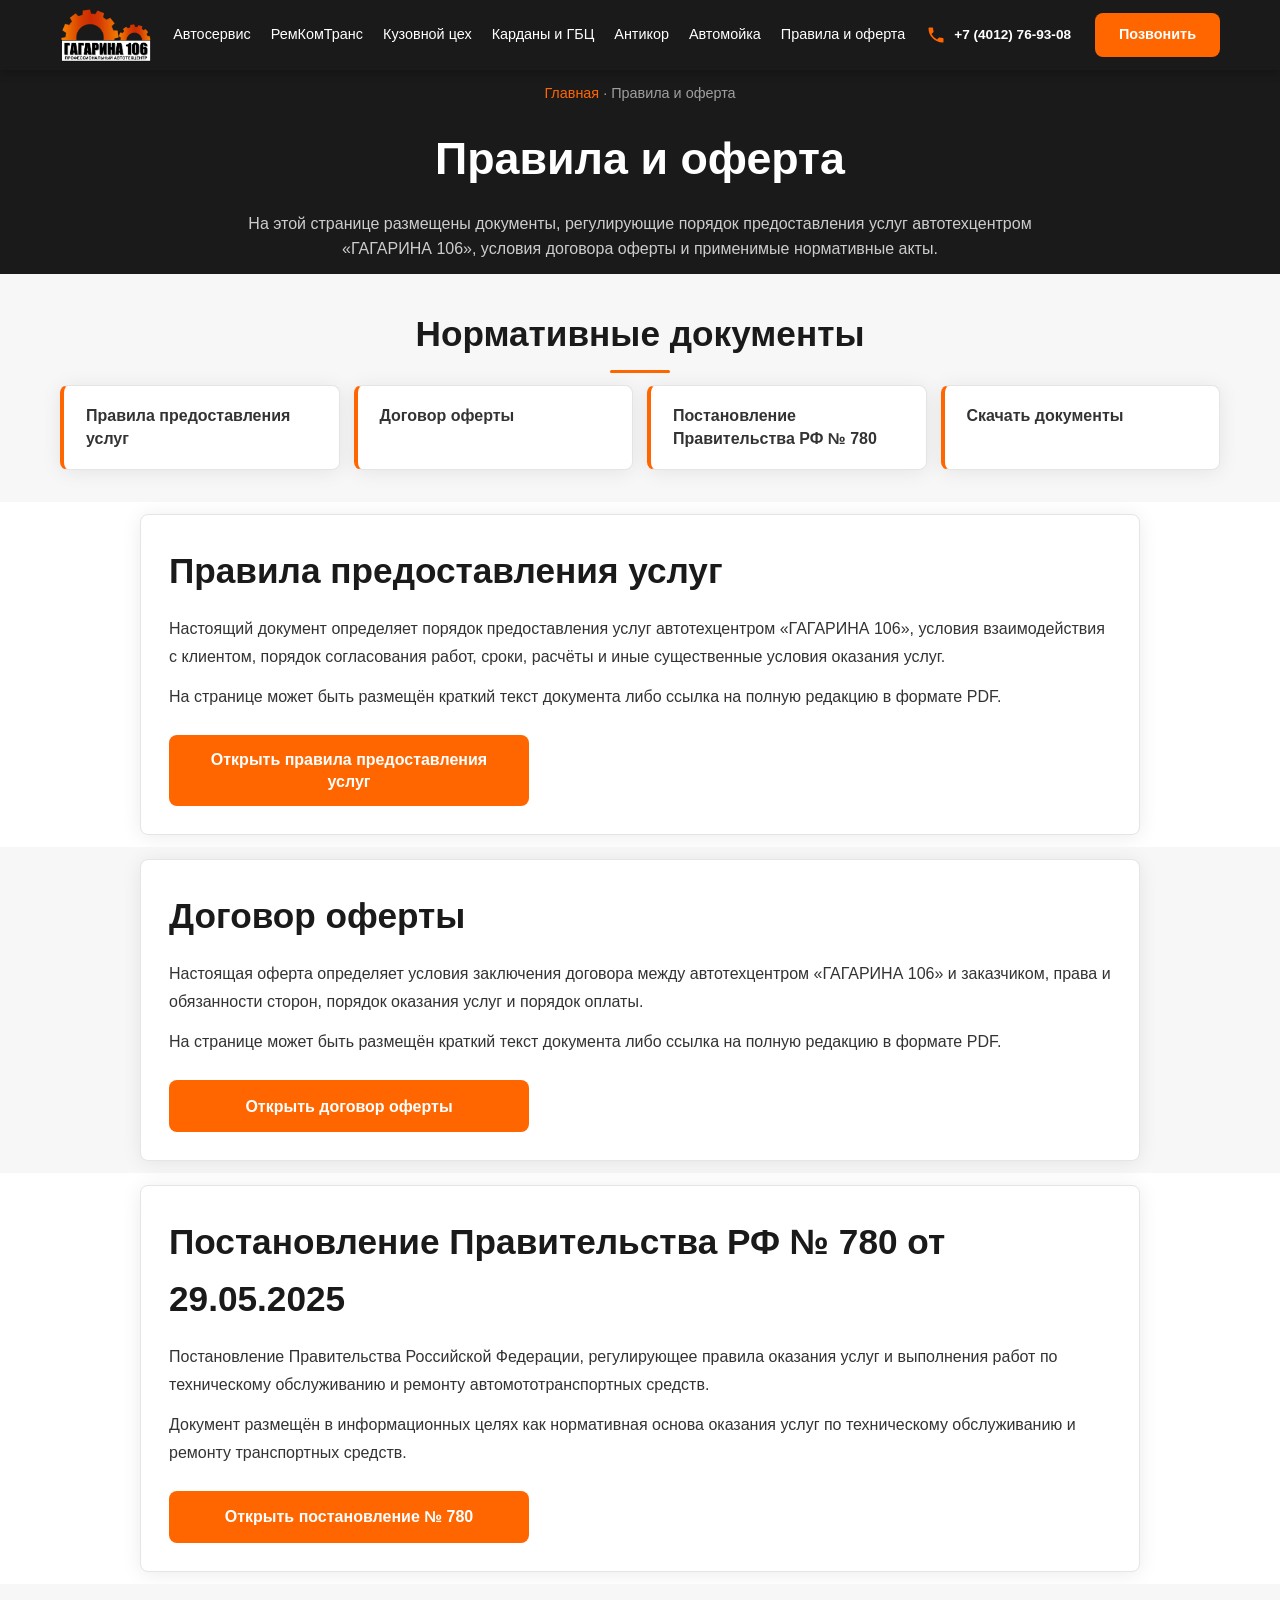
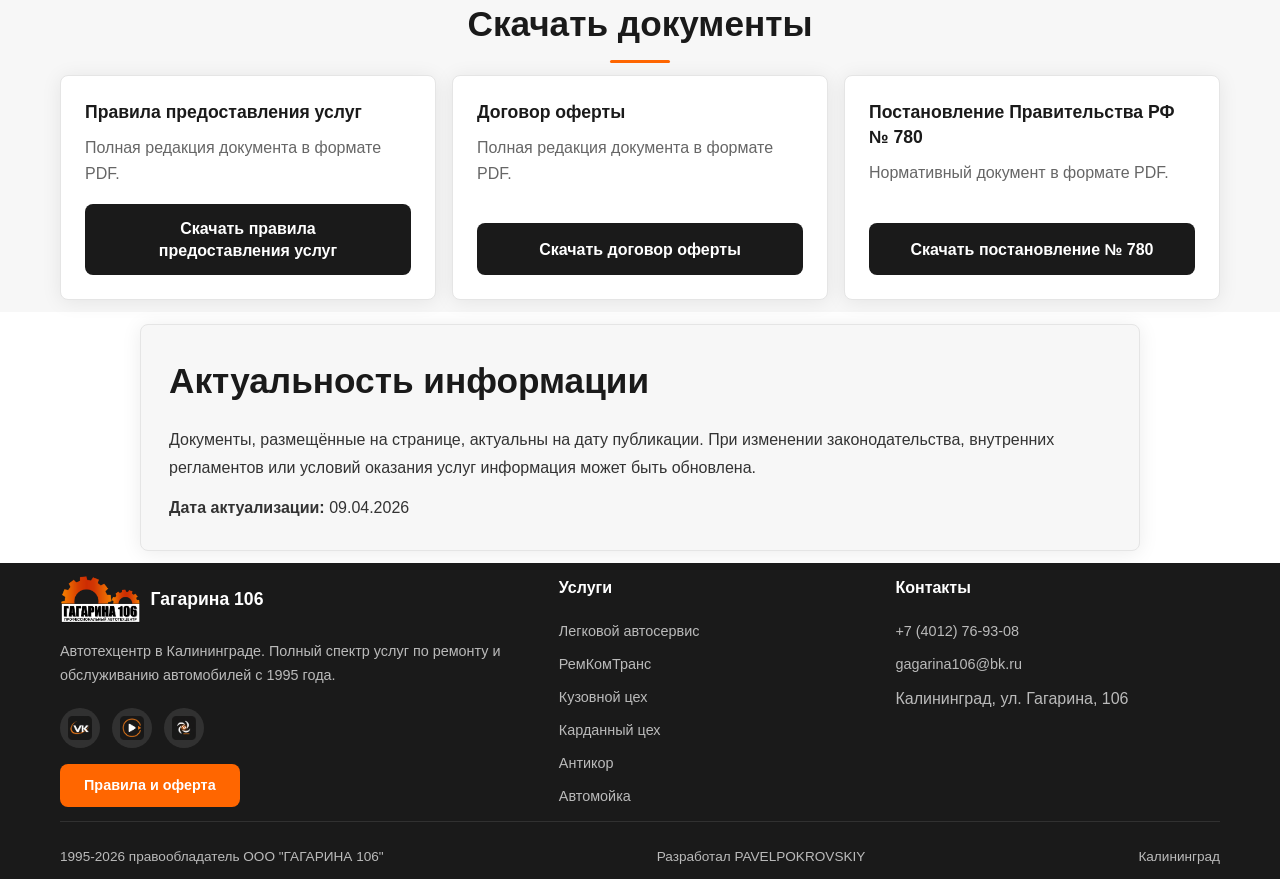
<file: pravila-i-oferta/index.html>
<!DOCTYPE html>
<html lang="ru">
<head>
  <meta charset="UTF-8">
  <meta name="viewport" content="width=device-width, initial-scale=1.0">
  <link rel="icon" href="../favicon.ico" sizes="any">
  <link rel="icon" type="image/png" href="../img/common/favicon-32x32.png" sizes="32x32">
  <link rel="apple-touch-icon" href="../img/common/apple-touch-icon.png">
  <title>Правила и оферта | Автотехцентр ГАГАРИНА 106 | Калининград</title>
  <meta name="description" content="Правила предоставления услуг, договор оферты и нормативные документы автотехцентра ГАГАРИНА 106.">
  <link rel="canonical" href="https://gagarina106.ru/pravila-i-oferta/">
  <meta property="og:title" content="Правила и оферта | ГАГАРИНА 106">
  <meta property="og:description" content="Правила предоставления услуг, договор оферты и постановление Правительства РФ для клиентов автотехцентра ГАГАРИНА 106.">
  <meta property="og:url" content="https://gagarina106.ru/pravila-i-oferta/">
  <link rel="preconnect" href="https://fonts.googleapis.com">
  <link rel="preconnect" href="https://fonts.gstatic.com" crossorigin>
  <link href="https://fonts.googleapis.com/css2?family=Inter:wght@400;500;600;700;800&display=swap" rel="stylesheet">
  <link rel="stylesheet" href="../css/style.css?v=legal3">
</head>
<body>

<header class="header">
  <div class="container">
    <a href="../" class="header__logo">
      <img src="../img/common/logo.png" alt="Логотип Гагарина 106" class="header__logo-img">
    </a>
    <nav class="desktop-nav">
      <a href="../legkovoy">Автосервис</a>
      <a href="../remkomtrans">РемКомТранс</a>
      <a href="../kuzovnoy">Кузовной цех</a>
      <a href="../kardani">Карданы и ГБЦ</a>
      <a href="../antikor">Антикор</a>
      <a href="../avtomoika">Автомойка</a>
      <a href="../pravila-i-oferta">Правила и оферта</a>
    </nav>
    <div class="header__right">
      <a href="tel:+74012769308" class="header__phone">
        <svg viewBox="0 0 24 24"><path d="M6.62 10.79a15.05 15.05 0 006.59 6.59l2.2-2.2a1 1 0 011.01-.24 11.36 11.36 0 003.58.57 1 1 0 011 1V20a1 1 0 01-1 1A17 17 0 013 4a1 1 0 011-1h3.5a1 1 0 011 1c0 1.25.2 2.45.57 3.57a1 1 0 01-.25 1.02l-2.2 2.2z"/></svg>
        +7 (4012) 76-93-08
      </a>
      <a href="tel:+74012769308" class="header__cta">Позвонить</a>
      <button class="burger" aria-label="Открыть меню"><span></span><span></span><span></span></button>
    </div>
  </div>
</header>
<nav class="mobile-nav">
  <a href="../">Главная</a>
  <a href="../legkovoy">Автосервис</a>
  <a href="../remkomtrans">РемКомТранс</a>
  <a href="../kuzovnoy">Кузовной цех</a>
  <a href="../kardani">Карданы и ГБЦ</a>
  <a href="../antikor">Антикор</a>
  <a href="../avtomoika">Автомойка</a>
  <a href="../pravila-i-oferta">Правила и оферта</a>
</nav>

<section class="page-hero legal-hero">
  <div class="container">
    <p class="page-hero__breadcrumb legal-breadcrumb"><a href="../">Главная</a> · Правила и оферта</p>
    <h1 class="page-hero__title">Правила и оферта</h1>
    <p class="legal-hero__desc">На этой странице размещены документы, регулирующие порядок предоставления услуг автотехцентром «ГАГАРИНА 106», условия договора оферты и применимые нормативные акты.</p>
  </div>
</section>

<section class="section section--alt legal-nav-section">
  <div class="container">
    <div class="section__header">
      <h2 class="section__title">Нормативные документы</h2>
      <div class="section__divider"></div>
    </div>
    <div class="legal-nav legal-nav--docs">
      <a href="#rules" class="legal-nav__item legal-nav__item--doc">Правила предоставления услуг</a>
      <a href="#offer" class="legal-nav__item legal-nav__item--doc">Договор оферты</a>
      <a href="#government" class="legal-nav__item legal-nav__item--doc">Постановление Правительства РФ № 780</a>
      <a href="#downloads" class="legal-nav__item legal-nav__item--doc">Скачать документы</a>
    </div>
  </div>
</section>

<section class="section" id="rules">
  <div class="container">
    <div class="legal-card">
      <h2 class="section__title section__title--left">Правила предоставления услуг</h2>
      <p>Настоящий документ определяет порядок предоставления услуг автотехцентром «ГАГАРИНА 106», условия взаимодействия с клиентом, порядок согласования работ, сроки, расчёты и иные существенные условия оказания услуг.</p>
      <p>На странице может быть размещён краткий текст документа либо ссылка на полную редакцию в формате PDF.</p>
      <div class="legal-actions">
        <a href="docs/pravila-okazaniya-uslug.pdf" class="btn btn--primary" target="_blank" rel="noopener">Открыть правила предоставления услуг</a>
      </div>
    </div>
  </div>
</section>

<section class="section section--alt" id="offer">
  <div class="container">
    <div class="legal-card">
      <h2 class="section__title section__title--left">Договор оферты</h2>
      <p>Настоящая оферта определяет условия заключения договора между автотехцентром «ГАГАРИНА 106» и заказчиком, права и обязанности сторон, порядок оказания услуг и порядок оплаты.</p>
      <p>На странице может быть размещён краткий текст документа либо ссылка на полную редакцию в формате PDF.</p>
      <div class="legal-actions">
        <a href="docs/publichnyy-dogovor-oferty.pdf" class="btn btn--primary" target="_blank" rel="noopener">Открыть договор оферты</a>
      </div>
    </div>
  </div>
</section>

<section class="section" id="government">
  <div class="container">
    <div class="legal-card">
      <h2 class="section__title section__title--left">Постановление Правительства РФ № 780 от 29.05.2025</h2>
      <p>Постановление Правительства Российской Федерации, регулирующее правила оказания услуг и выполнения работ по техническому обслуживанию и ремонту автомототранспортных средств.</p>
      <p>Документ размещён в информационных целях как нормативная основа оказания услуг по техническому обслуживанию и ремонту транспортных средств.</p>
      <div class="legal-actions">
        <a href="docs/postanovlenie-pravitelstva-rf-780.pdf" class="btn btn--primary" target="_blank" rel="noopener">Открыть постановление № 780</a>
      </div>
    </div>
  </div>
</section>

<section class="section section--alt" id="downloads">
  <div class="container">
    <div class="section__header">
      <h2 class="section__title">Скачать документы</h2>
      <div class="section__divider"></div>
    </div>
    <div class="legal-downloads">
      <div class="legal-download">
        <h3>Правила предоставления услуг</h3>
        <p>Полная редакция документа в формате PDF.</p>
        <a href="docs/pravila-okazaniya-uslug.pdf" class="btn btn--dark" target="_blank" rel="noopener">Скачать правила предоставления услуг</a>
      </div>
      <div class="legal-download">
        <h3>Договор оферты</h3>
        <p>Полная редакция документа в формате PDF.</p>
        <a href="docs/publichnyy-dogovor-oferty.pdf" class="btn btn--dark" target="_blank" rel="noopener">Скачать договор оферты</a>
      </div>
      <div class="legal-download">
        <h3>Постановление Правительства РФ № 780</h3>
        <p>Нормативный документ в формате PDF.</p>
        <a href="docs/postanovlenie-pravitelstva-rf-780.pdf" class="btn btn--dark" target="_blank" rel="noopener">Скачать постановление № 780</a>
      </div>
    </div>
  </div>
</section>

<section class="section">
  <div class="container">
    <div class="legal-card legal-card--muted">
      <h2 class="section__title section__title--left">Актуальность информации</h2>
      <p>Документы, размещённые на странице, актуальны на дату публикации. При изменении законодательства, внутренних регламентов или условий оказания услуг информация может быть обновлена.</p>
      <p><strong>Дата актуализации:</strong> 09.04.2026</p>
    </div>
  </div>
</section>

<footer class="footer">
  <div class="container">
    <div class="footer-grid">
      <div class="footer__brand">
        <div class="footer__logo"><img src="../img/common/logo.png" alt="Гагарина 106" class="footer__logo-img"><span>Гагарина 106</span></div>
        <p class="footer__desc">Автотехцентр в Калининграде. Полный спектр услуг по ремонту и обслуживанию автомобилей с 1995 года.</p>
        <div class="footer__social">
          <a href="https://vk.com/gagarina_106" target="_blank" rel="noopener" aria-label="ВКонтакте"><img src="../img/social/vk.png" alt="ВКонтакте" class="footer__social-icon"></a>
          <a href="https://rutube.ru/channel/70800758/" target="_blank" rel="noopener" aria-label="Rutube"><img src="../img/social/rutube.png" alt="Rutube" class="footer__social-icon"></a>
          <a href="https://dzen.ru/gagarina106_kld" target="_blank" rel="noopener" aria-label="Дзен"><img src="../img/social/dzen.png" alt="Дзен" class="footer__social-icon"></a>
        </div>
        <a href="../pravila-i-oferta/" class="footer__legal-btn">Правила и оферта</a>
      </div>
      <div>
        <h4 class="footer__heading">Услуги</h4>
        <div class="footer__links">
          <a href="../legkovoy">Легковой автосервис</a>
          <a href="../remkomtrans">РемКомТранс</a>
          <a href="../kuzovnoy">Кузовной цех</a>
          <a href="../kardani">Карданный цех</a>
          <a href="../antikor">Антикор</a>
          <a href="../avtomoika">Автомойка</a>
        </div>
      </div>
      <div>
        <h4 class="footer__heading">Контакты</h4>
        <div class="footer__links">
          <a href="tel:+74012769308">+7 (4012) 76-93-08</a>
          <a href="mailto:gagarina106@bk.ru">gagarina106@bk.ru</a>
          <span>Калининград, ул. Гагарина, 106</span>
        </div>
      </div>
    </div>
    <div class="footer__bottom">
      <span>1995-2026 правообладатель ООО "ГАГАРИНА 106"</span>
      <span><a href="https://instagram.com/pavel.pokrovskiy" target="_blank" rel="noopener" style="color:inherit;text-decoration:none;">Разработал PAVELPOKROVSKIY</a></span>
      <span>Калининград</span>
    </div>
  </div>
</footer>
<script src="../js/main.js" defer></script>
<script type="text/javascript">(function(m,e,t,r,i,k,a){m[i]=m[i]||function(){(m[i].a=m[i].a||[]).push(arguments)};m[i].l=1*new Date();for(var j=0;j<document.scripts.length;j++){if(document.scripts[j].src===r){return}}k=e.createElement(t);a=e.getElementsByTagName(t)[0];k.async=1;k.src=r;a.parentNode.insertBefore(k,a)})(window,document,"script","https://mc.yandex.ru/metrika/tag.js","ym");ym(46619493,"init",{clickmap:true,trackLinks:true,accurateTrackBounce:true,webvisor:true});</script>
</body>
</html>
</file>
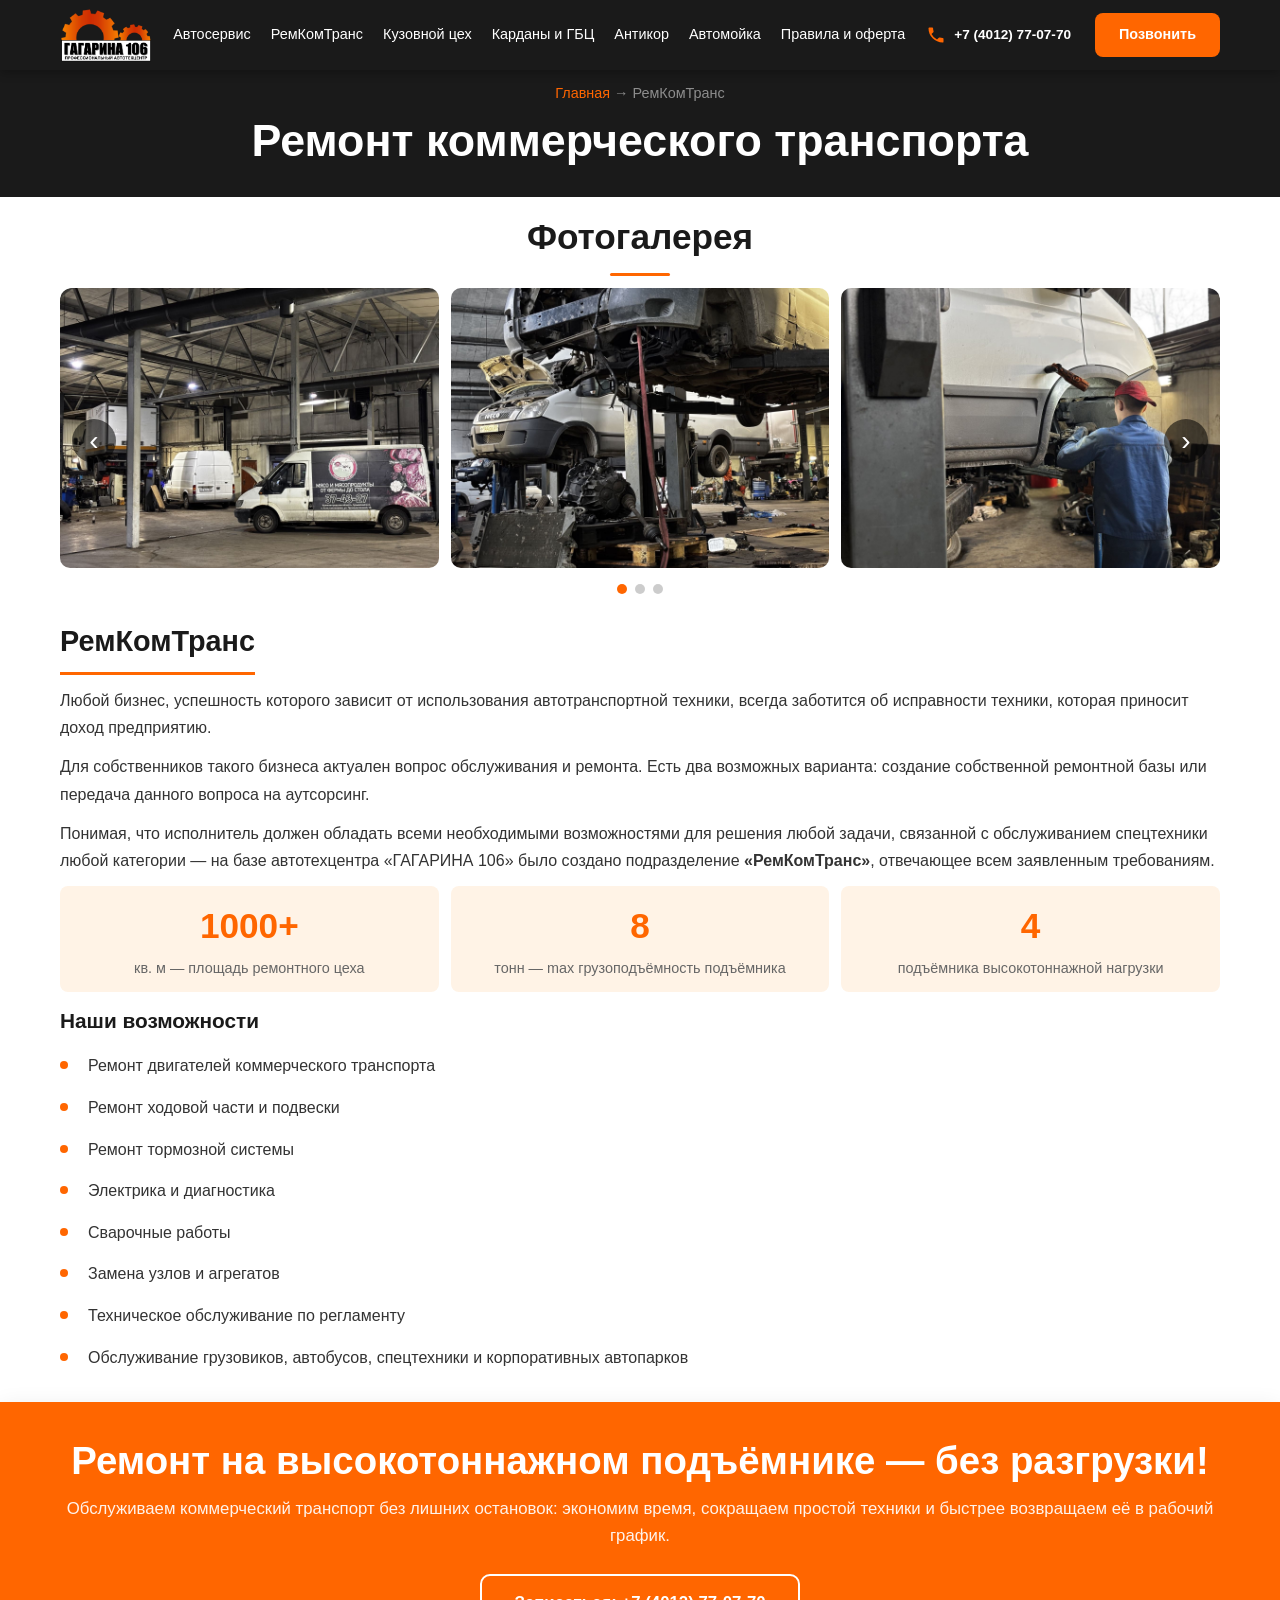
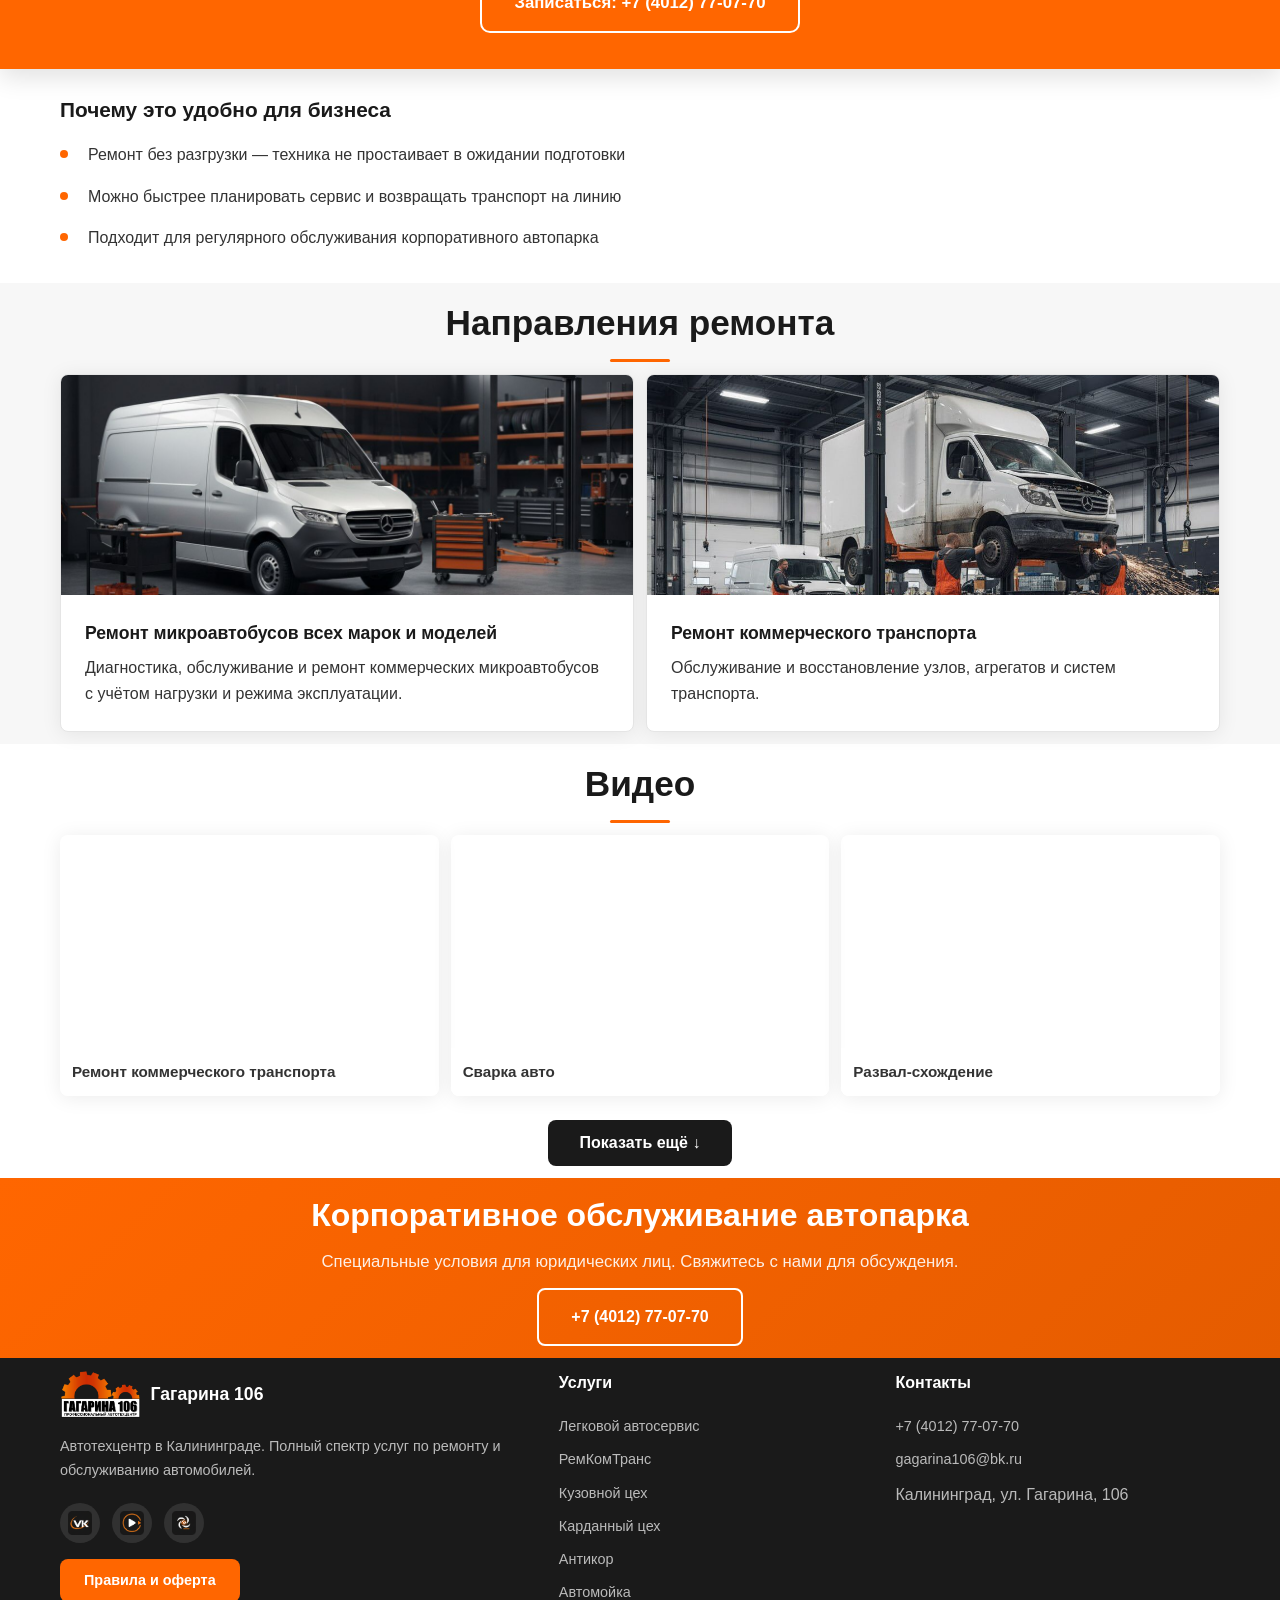
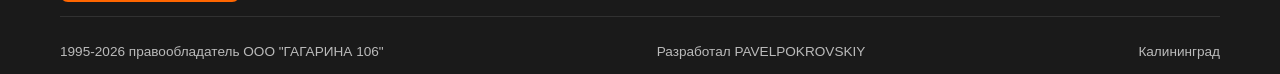
<file: remkomtrans/index.html>
<!DOCTYPE html>
<html lang="ru">
<head>
  <meta charset="UTF-8">
  <meta name="viewport" content="width=device-width, initial-scale=1.0">
  <link rel="icon" href="../favicon.ico" sizes="any">
  <link rel="icon" type="image/png" href="../img/common/favicon-32x32.png" sizes="32x32">
  <link rel="apple-touch-icon" href="../img/common/apple-touch-icon.png">
  <title>Ремонт коммерческого транспорта | Автотехцентр ГАГАРИНА 106 | Калининград</title>
  <meta name="description" content="РемКомТранс — ремонт коммерческого транспорта любой категории в Калининграде. Профессиональное оборудование, высокотоннажные подъёмники.">
  <link rel="canonical" href="https://gagarina106.ru/remkomtrans">
  <link rel="preconnect" href="https://fonts.googleapis.com">
  <link rel="preconnect" href="https://fonts.gstatic.com" crossorigin>
  <link href="https://fonts.googleapis.com/css2?family=Inter:wght@400;500;600;700;800&display=swap" rel="stylesheet">
  <link rel="stylesheet" href="../css/style.css">
</head>
<body>

<header class="header"><div class="container"><a href="../" class="header__logo"><img src="../img/common/logo.png" alt="Логотип Гагарина 106" class="header__logo-img"></a><nav class="desktop-nav"><a href="../legkovoy">Автосервис</a><a href="../remkomtrans">РемКомТранс</a><a href="../kuzovnoy">Кузовной цех</a><a href="../kardani">Карданы и ГБЦ</a><a href="../antikor">Антикор</a><a href="../avtomoika">Автомойка</a><a href="../pravila-i-oferta">Правила и оферта</a></nav><div class="header__right"><a href="tel:+74012770770" class="header__phone"><svg viewBox="0 0 24 24"><path d="M6.62 10.79a15.05 15.05 0 006.59 6.59l2.2-2.2a1 1 0 011.01-.24 11.36 11.36 0 003.58.57 1 1 0 011 1V20a1 1 0 01-1 1A17 17 0 013 4a1 1 0 011-1h3.5a1 1 0 011 1c0 1.25.2 2.45.57 3.57a1 1 0 01-.25 1.02l-2.2 2.2z"/></svg>+7 (4012) 77-07-70</a><a href="tel:+74012770770" class="header__cta">Позвонить</a><button class="burger" aria-label="Открыть меню"><span></span><span></span><span></span></button></div></div></header>
<nav class="mobile-nav"><a href="../">Главная</a><a href="../legkovoy">Автосервис</a><a href="../remkomtrans">РемКомТранс</a><a href="../kuzovnoy">Кузовной цех</a><a href="../kardani">Карданы и ГБЦ</a><a href="../antikor">Антикор</a><a href="../avtomoika">Автомойка</a><a href="../pravila-i-oferta">Правила и оферта</a></nav>

<section class="page-hero">
  <div class="container">
    <p class="page-hero__breadcrumb"><a href="../">Главная</a> → РемКомТранс</p>
    <h1 class="page-hero__title">Ремонт коммерческого транспорта</h1>
  </div>
</section>

<!-- PHOTO GALLERY SLIDER -->
<section class="section">
  <div class="container">
    <div class="section__header">
      <h2 class="section__title">Фотогалерея</h2>
      <div class="section__divider"></div>
    </div>
    <div class="gallery-slider" style="position:relative;overflow:hidden;border-radius:12px">
      <div class="gallery-slider__track" style="display:flex;transition:transform .4s ease;gap:12px">
        <img src="../img/remkomtrans/gallery/1.jpg" alt="Ремонт коммерческого транспорта в РемКомТранс" class="gallery-slide">
        <img src="../img/remkomtrans/gallery/2.jpg" alt="Обслуживание коммерческого транспорта в Калининграде" class="gallery-slide">
        <img src="../img/remkomtrans/gallery/3.jpg" alt="Сервисная зона РемКомТранс для коммерческой техники" class="gallery-slide">
        <img src="../img/remkomtrans/gallery/4.jpg" alt="Ремонт грузового и коммерческого транспорта" class="gallery-slide">
        <img src="../img/remkomtrans/gallery/5.jpg" alt="Техническое обслуживание коммерческого автопарка" class="gallery-slide">
        <img src="../img/remkomtrans/gallery/6.jpg" alt="Ремонт автомобилей для бизнеса в РемКомТранс" class="gallery-slide">
        <img src="../img/remkomtrans/gallery/7.jpg" alt="Коммерческий транспорт в ремонтном цехе ГАГАРИНА 106" class="gallery-slide">
        <img src="../img/remkomtrans/gallery/8.jpg" alt="Ремонт и обслуживание коммерческой техники" class="gallery-slide">
      </div>
      <button class="gallery-btn gallery-btn--prev" aria-label="Назад">‹</button>
      <button class="gallery-btn gallery-btn--next" aria-label="Вперёд">›</button>
      <div class="gallery-dots"></div>
    </div>
  </div>
</section>
<style>
  .gallery-slide{flex:0 0 calc(33.333% - 8px);height:280px;object-fit:cover;border-radius:10px;cursor:pointer}
  .gallery-btn{position:absolute;top:50%;transform:translateY(-50%);width:44px;height:44px;border:none;background:rgba(0,0,0,.55);color:#fff;font-size:28px;border-radius:50%;cursor:pointer;z-index:2;display:flex;align-items:center;justify-content:center;transition:background .2s}
  .gallery-btn:hover{background:rgba(0,0,0,.8)}
  .gallery-btn--prev{left:12px}
  .gallery-btn--next{right:12px}
  .gallery-dots{display:flex;justify-content:center;gap:8px;margin-top:16px}
  .gallery-dots span{width:10px;height:10px;border-radius:50%;background:rgba(0,0,0,.2);cursor:pointer;transition:background .2s}
  .gallery-dots span.active{background:#FF6600}
  @media(max-width:768px){
    .gallery-slide{flex:0 0 100%!important;height:250px!important;border-radius:8px!important}
  }
  @media(max-width:768px){
    .remkomtrans-services-grid{grid-template-columns:1fr!important}
    .remkomtrans-services-grid .service-card__icon{height:220px}
    .remkomtrans-services-grid .service-card__body{padding:20px}
    .remkomtrans-services-grid .service-card__title{font-size:1.05rem}
    .remkomtrans-services-grid .service-card__body p{font-size:.95rem;line-height:1.6}
  }
</style>
<script>
(function(){
  var track=document.querySelector('.gallery-slider__track');
  var slides=document.querySelectorAll('.gallery-slide');
  var dotsWrap=document.querySelector('.gallery-dots');
  var prevBtn=document.querySelector('.gallery-btn--prev');
  var nextBtn=document.querySelector('.gallery-btn--next');
  var idx=0;
  function perView(){return window.innerWidth<=768?1:3}
  function maxIdx(){return Math.max(0,slides.length-perView())}
  function buildDots(){
    dotsWrap.innerHTML='';
    var pages=Math.ceil(slides.length/perView());
    for(var i=0;i<pages;i++){var d=document.createElement('span');d.dataset.i=i;dotsWrap.appendChild(d)}
    updateDots()
  }
  function updateDots(){
    var page=Math.floor(idx/perView());
    dotsWrap.querySelectorAll('span').forEach(function(d,i){d.classList.toggle('active',i===page)})
  }
  function go(i){
    var max=maxIdx();
    if(i>max){idx=0}
    else if(i<0){idx=max}
    else{idx=i}
    var gap=12;
    var slideW=(track.parentElement.offsetWidth-(perView()-1)*gap)/perView();
    track.style.transform='translateX(-'+(idx*(slideW+gap))+'px)';
    updateDots()
  }
  prevBtn.onclick=function(){go(idx-perView())};
  nextBtn.onclick=function(){go(idx+perView())};
  dotsWrap.onclick=function(e){if(e.target.dataset.i!==undefined)go(parseInt(e.target.dataset.i)*perView())};
  var sx,dx;
  track.addEventListener('touchstart',function(e){sx=e.touches[0].clientX;dx=0},{passive:true});
  track.addEventListener('touchmove',function(e){dx=e.touches[0].clientX-sx},{passive:true});
  track.addEventListener('touchend',function(){if(Math.abs(dx)>40){dx<0?go(idx+1):go(idx-1)}});
  buildDots();
  window.addEventListener('resize',function(){buildDots();go(idx)});
})();
</script>

<section class="content-section">
  <div class="container">
    <h2>РемКомТранс</h2>
    <p>Любой бизнес, успешность которого зависит от использования автотранспортной техники, всегда заботится об исправности техники, которая приносит доход предприятию.</p>
    <p>Для собственников такого бизнеса актуален вопрос обслуживания и ремонта. Есть два возможных варианта: создание собственной ремонтной базы или передача данного вопроса на аутсорсинг.</p>
    <p>Понимая, что исполнитель должен обладать всеми необходимыми возможностями для решения любой задачи, связанной с обслуживанием спецтехники любой категории — на базе автотехцентра «ГАГАРИНА 106» было создано подразделение <strong>«РемКомТранс»</strong>, отвечающее всем заявленным требованиям.</p>

    <div class="stats-row">
      <div class="stat">
        <span class="stat__number">1000+</span>
        <span class="stat__label">кв. м — площадь ремонтного цеха</span>
      </div>
      <div class="stat">
        <span class="stat__number">8</span>
        <span class="stat__label">тонн — max грузоподъёмность подъёмника</span>
      </div>
      <div class="stat">
        <span class="stat__number">4</span>
        <span class="stat__label">подъёмника высокотоннажной нагрузки</span>
      </div>
    </div>

    <h3>Наши возможности</h3>
    <ul>
      <li>Ремонт двигателей коммерческого транспорта</li>
      <li>Ремонт ходовой части и подвески</li>
      <li>Ремонт тормозной системы</li>
      <li>Электрика и диагностика</li>
      <li>Сварочные работы</li>
      <li>Замена узлов и агрегатов</li>
      <li>Техническое обслуживание по регламенту</li>
      <li>Обслуживание грузовиков, автобусов, спецтехники и корпоративных автопарков</li>
    </ul>

  </div>
</section>

<section style="width:100%;background:#FF6600;color:#fff;text-align:center;box-shadow:0 8px 24px rgba(0,0,0,.12)">
  <div class="container" style="padding-top:36px;padding-bottom:36px">
    <h3 style="margin:0 0 12px;font-size:clamp(1.8rem,3vw,2.4rem);line-height:1.2;font-weight:800;color:#fff">Ремонт на высокотоннажном подъёмнике — без разгрузки!</h3>
    <p style="margin:0 0 24px;color:rgba(255,255,255,.92);font-size:1.05rem">Обслуживаем коммерческий транспорт без лишних остановок: экономим время, сокращаем простой техники и быстрее возвращаем её в рабочий график.</p>
    <a href="tel:+74012770770" style="display:inline-flex;align-items:center;justify-content:center;padding:14px 32px;border:2px solid #fff;border-radius:10px;color:#fff;font-weight:700;font-size:1.05rem;text-decoration:none">Записаться: +7 (4012) 77-07-70</a>
  </div>
</section>

<section class="content-section">
  <div class="container">

    <h3>Почему это удобно для бизнеса</h3>
    <ul>
      <li>Ремонт без разгрузки — техника не простаивает в ожидании подготовки</li>
      <li>Можно быстрее планировать сервис и возвращать транспорт на линию</li>
      <li>Подходит для регулярного обслуживания корпоративного автопарка</li>
    </ul>
  </div>
</section>

<section class="section section--alt">
  <div class="container">
    <div class="section__header">
      <h2 class="section__title">Направления ремонта</h2>
      <div class="section__divider"></div>
    </div>
    <div class="services-grid remkomtrans-services-grid" style="grid-template-columns:repeat(2,minmax(0,1fr))">
      <div class="service-card">
        <div class="service-card__icon">
          <img src="../img/remkomtrans/services/minibus.jpg" alt="Ремонт микроавтобусов всех марок и моделей в Калининграде" class="card-photo">
        </div>
        <div class="service-card__body">
          <h3 class="service-card__title">Ремонт микроавтобусов всех марок и моделей</h3>
          <p>Диагностика, обслуживание и ремонт коммерческих микроавтобусов с учётом нагрузки и режима эксплуатации.</p>
        </div>
      </div>

      <div class="service-card">
        <div class="service-card__icon">
          <img src="../img/remkomtrans/services/commercial.jpg" alt="Ремонт коммерческого транспорта в Калининграде" class="card-photo">
        </div>
        <div class="service-card__body">
          <h3 class="service-card__title">Ремонт коммерческого транспорта</h3>
          <p>Обслуживание и восстановление узлов, агрегатов и систем транспорта.</p>
        </div>
      </div>

    </div>
  </div>
</section>

<section class="section">
  <div class="container">
    <div class="section__header">
      <h2 class="section__title">Видео</h2>
      <div class="section__divider"></div>
    </div>
    <div class="videos-grid">
      <div class="video-card">
        <iframe src="https://rutube.ru/play/embed/643ec40f27a7d80ba4e67e22d9a1af72/" loading="lazy" allowfullscreen title="Ремонт коммерческого транспорта"></iframe>
        <div class="video-card__title">Ремонт коммерческого транспорта</div>
      </div>
      <div class="video-card">
        <iframe src="https://rutube.ru/play/embed/7719c757ada2c3d8616b2aa41b5c7eed/" loading="lazy" allowfullscreen title="Сварка авто"></iframe>
        <div class="video-card__title">Сварка авто</div>
      </div>
      <div class="video-card">
        <iframe src="https://rutube.ru/play/embed/4064d432d03fb6428d0078ce2e4cf3bc/" loading="lazy" allowfullscreen title="Развал-схождение"></iframe>
        <div class="video-card__title">Развал-схождение</div>
      </div>
      <div class="video-card">
        <iframe src="https://rutube.ru/play/embed/e678907c2117c5dd86c599319e060801/" loading="lazy" allowfullscreen title="Полировка авто"></iframe>
        <div class="video-card__title">Полировка авто</div>
      </div>
      <div class="video-card">
        <iframe src="https://rutube.ru/play/embed/9f5570219e19e40a60322ddcab5ddc0e/" loading="lazy" allowfullscreen title="Пескоструйная обработка авто"></iframe>
        <div class="video-card__title">Пескоструйная обработка авто</div>
      </div>
      <div class="video-card">
        <iframe src="https://rutube.ru/play/embed/7291649aeb53f6e56dacba0fcee01b8c/" loading="lazy" allowfullscreen title="Антикоррозийная обработка авто"></iframe>
        <div class="video-card__title">Антикоррозийная обработка авто</div>
      </div>
      <div class="video-card">
        <iframe src="https://rutube.ru/play/embed/95618e308a4ca0d7061ea23f9e08d39b/" loading="lazy" allowfullscreen title="Мойка днища авто"></iframe>
        <div class="video-card__title">Мойка днища авто</div>
      </div>
      <div class="video-card">
        <iframe src="https://rutube.ru/play/embed/9186a386e2314e10952b247e5285932c/" loading="lazy" allowfullscreen title="Мойка самообслуживания в тёплом боксе"></iframe>
        <div class="video-card__title">Мойка самообслуживания в тёплом боксе</div>
      </div>
    </div>
  </div>
</section>

<section class="promo-banner">
  <div class="container">
    <h3 class="promo-banner__title">Корпоративное обслуживание автопарка</h3>
    <p class="promo-banner__desc">Специальные условия для юридических лиц. Свяжитесь с нами для обсуждения.</p>
    <a href="tel:+74012770770" class="btn btn--outline">+7 (4012) 77-07-70</a>
  </div>
</section>

<footer class="footer"><div class="container"><div class="footer-grid"><div class="footer__brand"><div class="footer__logo"><img src="../img/common/logo.png" alt="Гагарина 106" class="footer__logo-img"><span>Гагарина 106</span></div><p class="footer__desc">Автотехцентр в Калининграде. Полный спектр услуг по ремонту и обслуживанию автомобилей.</p><div class="footer__social"><a href="https://vk.com/gagarina_106" target="_blank" rel="noopener" aria-label="ВКонтакте"><img src="../img/social/vk.png" alt="ВКонтакте" class="footer__social-icon"></a><a href="https://rutube.ru/channel/70800758/" target="_blank" rel="noopener" aria-label="Rutube"><img src="../img/social/rutube.png" alt="Rutube" class="footer__social-icon"></a><a href="https://dzen.ru/gagarina106_kld" target="_blank" rel="noopener" aria-label="Дзен"><img src="../img/social/dzen.png" alt="Дзен" class="footer__social-icon"></a></div><a href="../pravila-i-oferta/" class="footer__legal-btn">Правила и оферта</a></div><div><h4 class="footer__heading">Услуги</h4><div class="footer__links"><a href="../legkovoy">Легковой автосервис</a><a href="../remkomtrans">РемКомТранс</a><a href="../kuzovnoy">Кузовной цех</a><a href="../kardani">Карданный цех</a><a href="../antikor">Антикор</a><a href="../avtomoika">Автомойка</a></div></div><div><h4 class="footer__heading">Контакты</h4><div class="footer__links"><a href="tel:+74012770770">+7 (4012) 77-07-70</a><a href="mailto:gagarina106@bk.ru">gagarina106@bk.ru</a><span>Калининград, ул. Гагарина, 106</span></div></div></div><div class="footer__bottom"><span>1995-2026 правообладатель ООО "ГАГАРИНА 106"</span><span><a href="https://instagram.com/pavel.pokrovskiy" target="_blank" rel="noopener" style="color:inherit;text-decoration:none;">Разработал PAVELPOKROVSKIY</a></span><span>Калининград</span></div></div></footer>
<script src="../js/main.js" defer></script>
<script type="text/javascript">(function(m,e,t,r,i,k,a){m[i]=m[i]||function(){(m[i].a=m[i].a||[]).push(arguments)};m[i].l=1*new Date();for(var j=0;j<document.scripts.length;j++){if(document.scripts[j].src===r){return}}k=e.createElement(t);a=e.getElementsByTagName(t)[0];k.async=1;k.src=r;a.parentNode.insertBefore(k,a)})(window,document,"script","https://mc.yandex.ru/metrika/tag.js","ym");ym(46619493,"init",{clickmap:true,trackLinks:true,accurateTrackBounce:true,webvisor:true});</script>
</body>
</html>
</file>
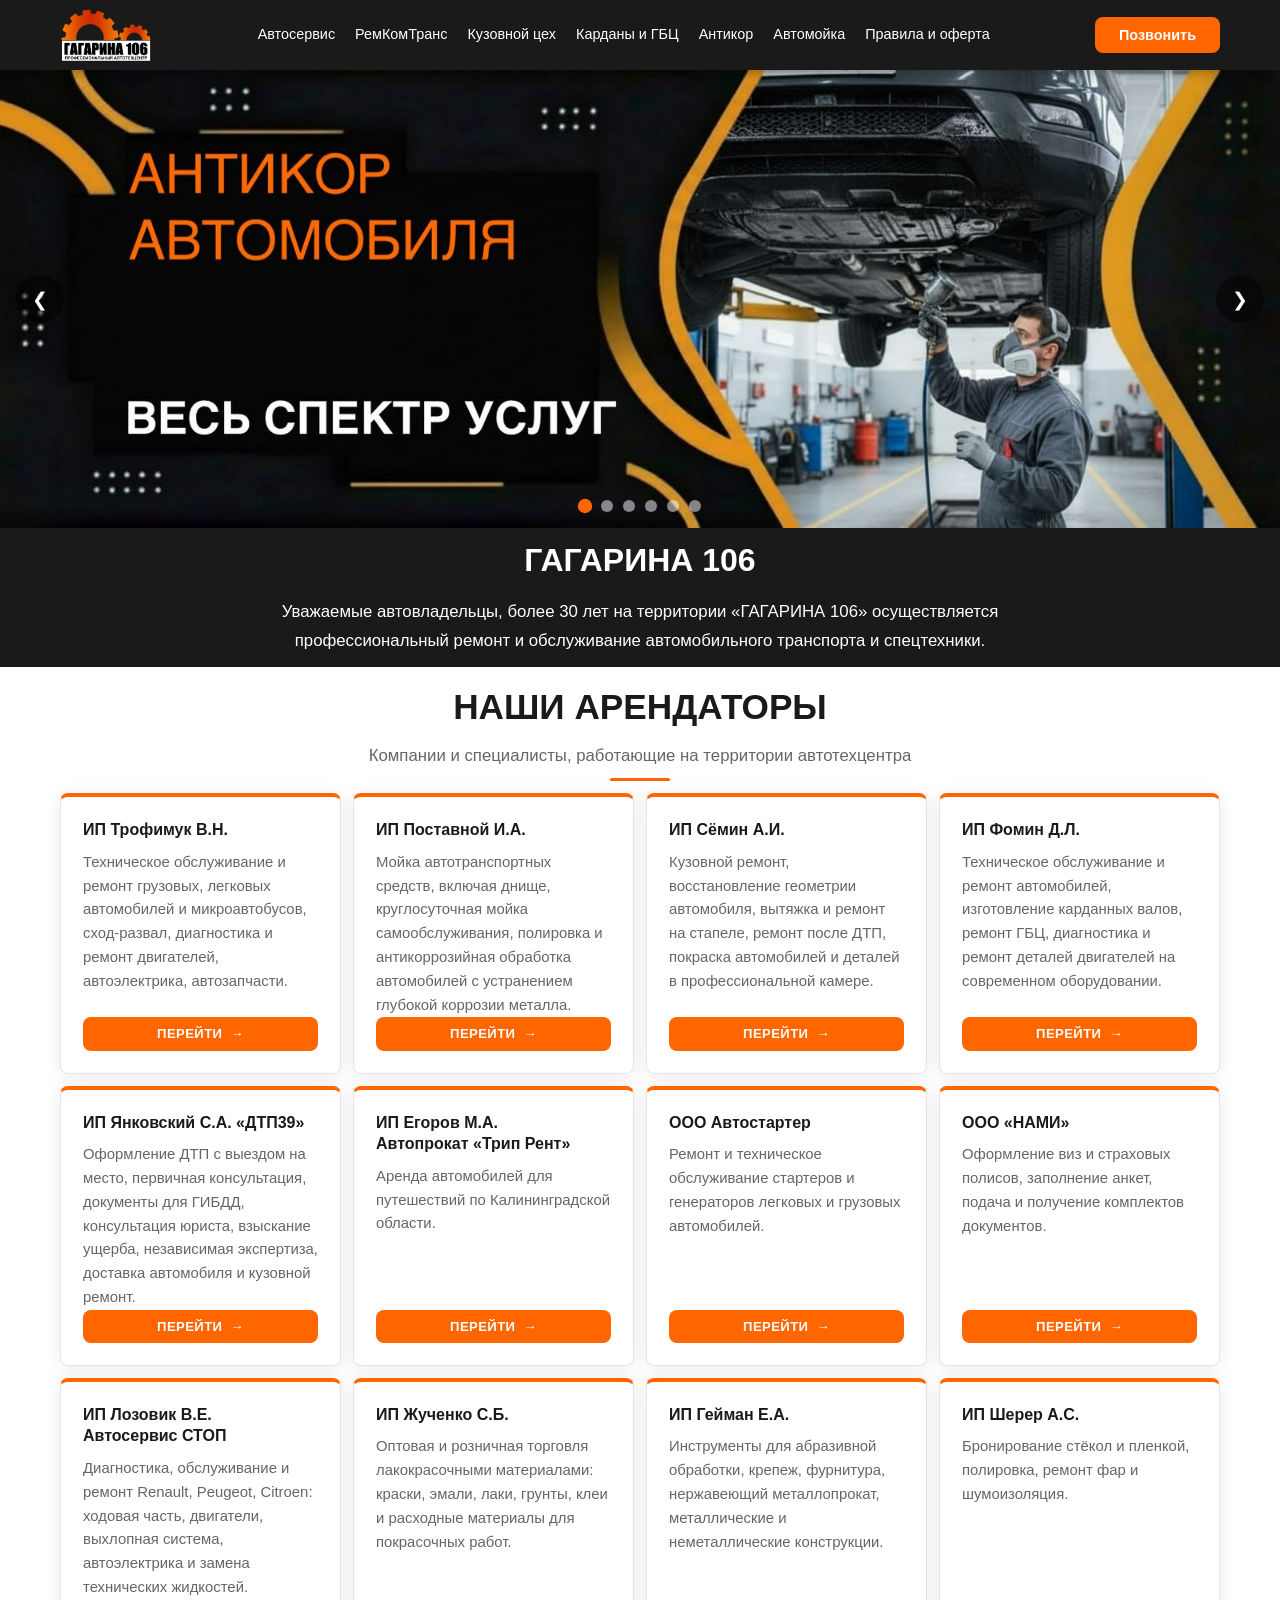
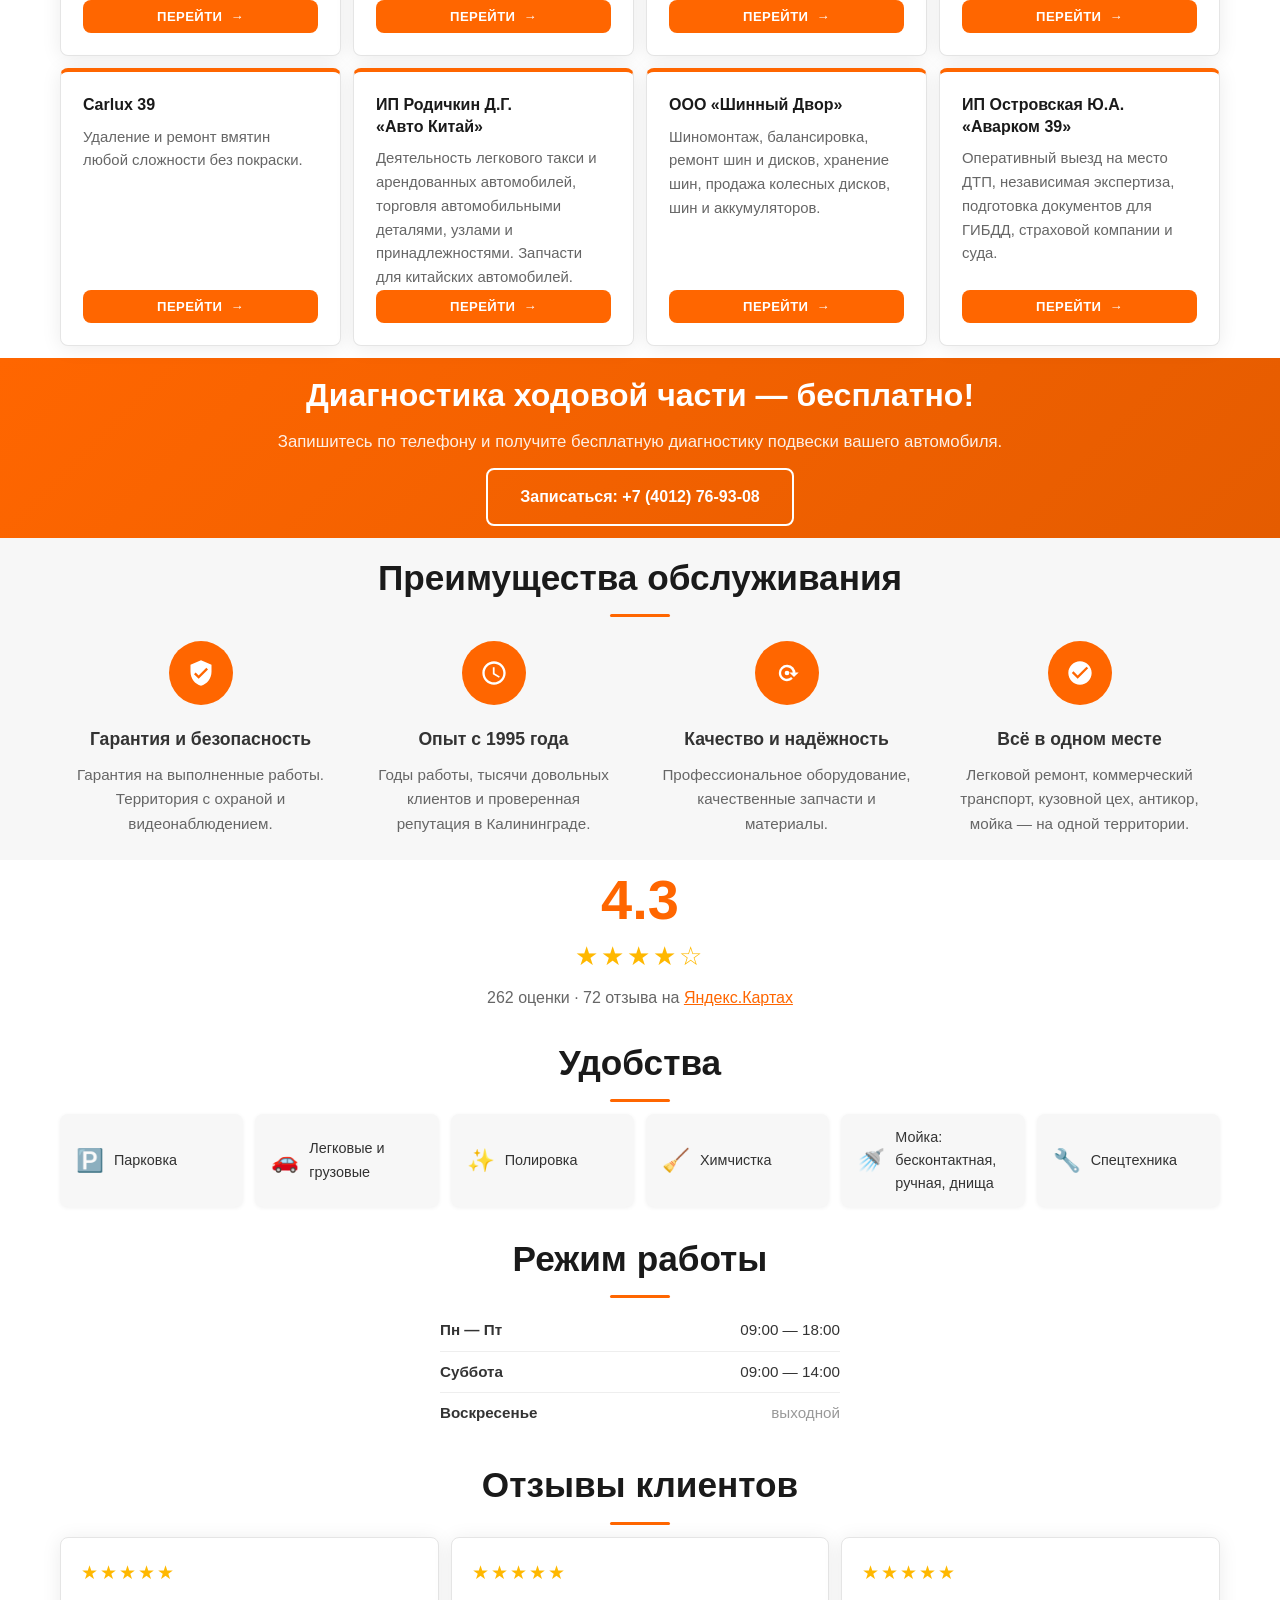
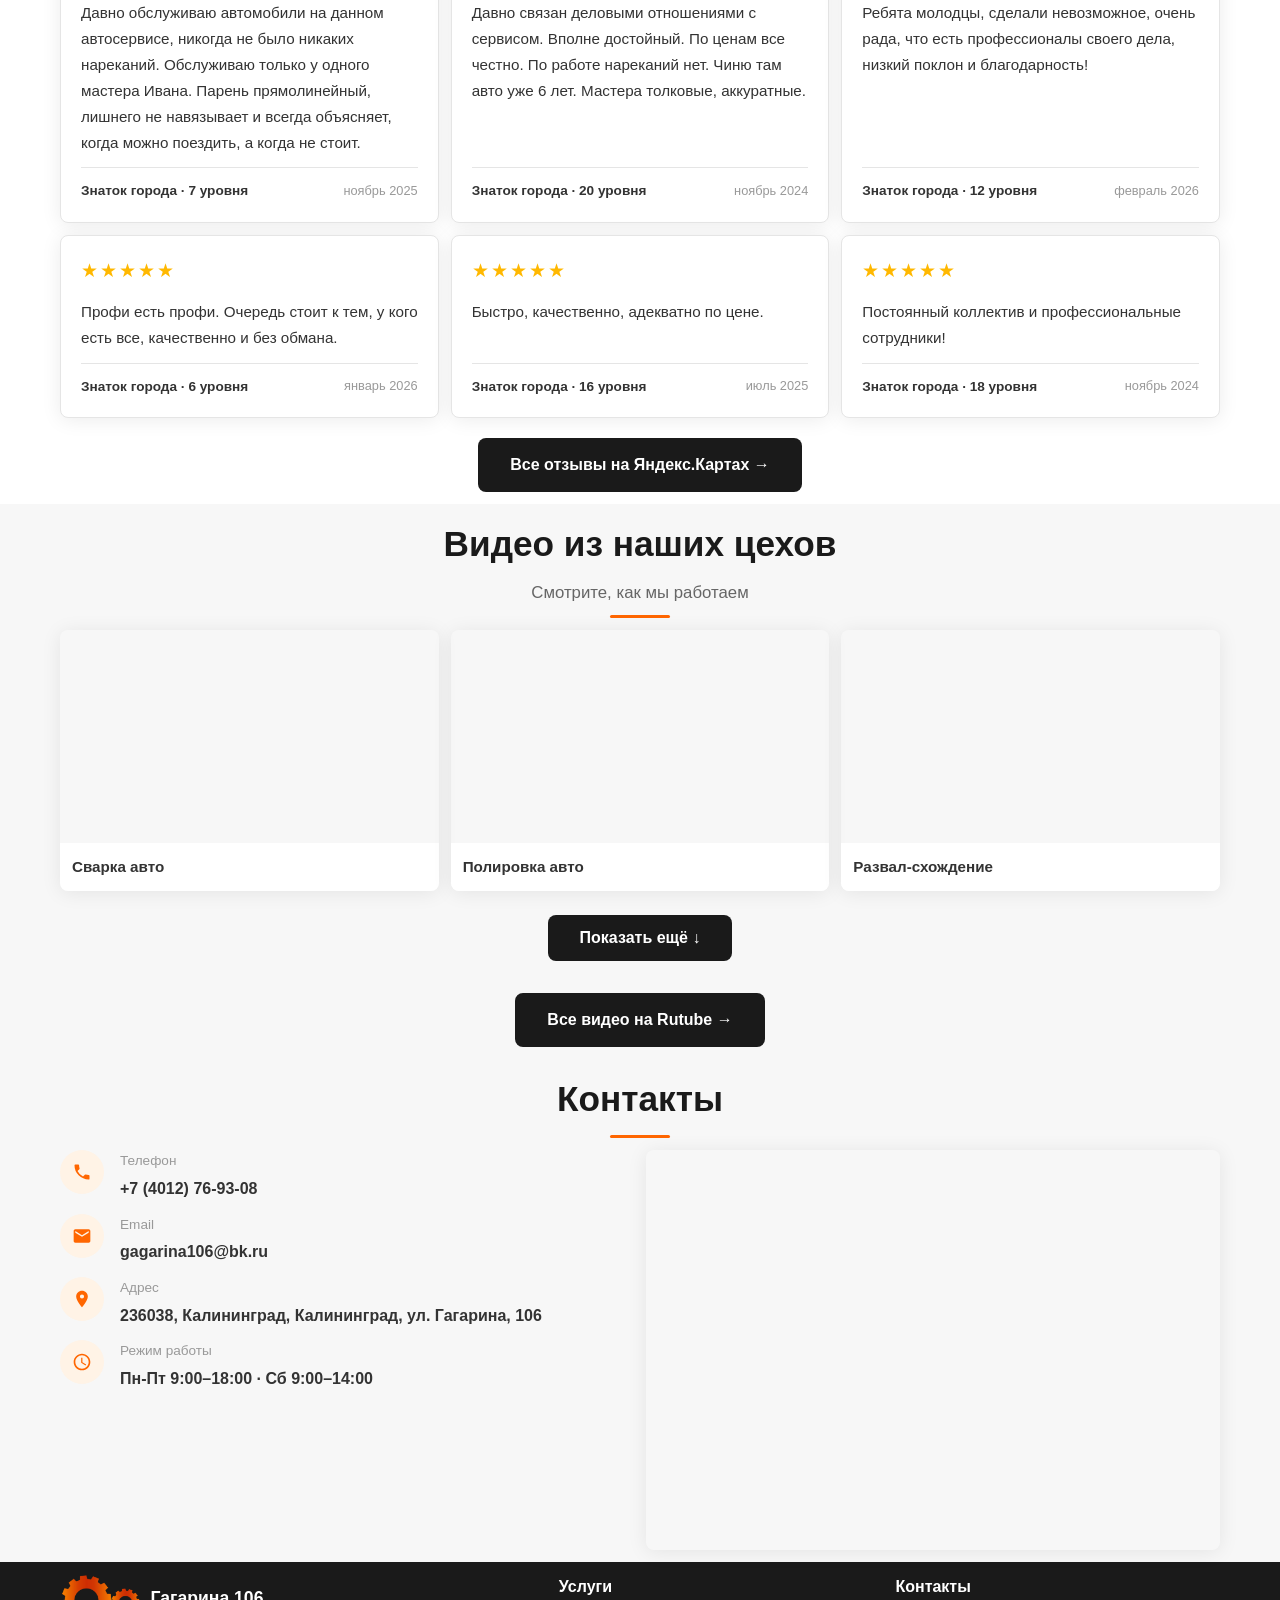
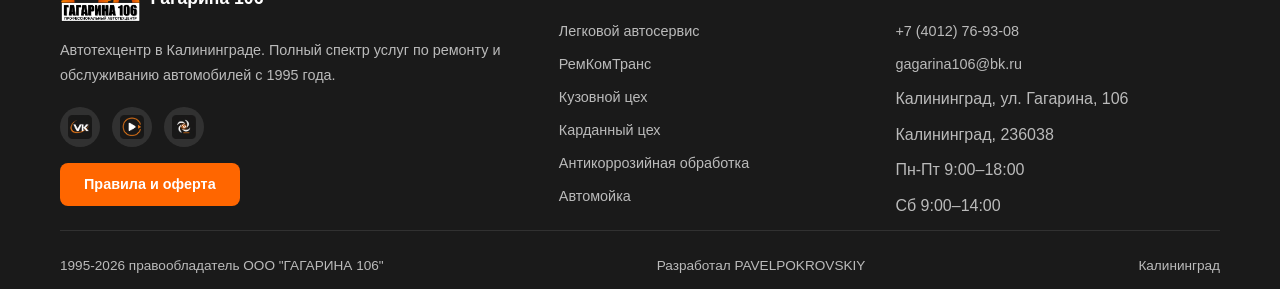
<file: preview-main.html>
<!DOCTYPE html>
<html lang="ru">
<head>
  <meta charset="UTF-8">
  <meta name="viewport" content="width=device-width, initial-scale=1.0">
  <link rel="icon" href="favicon.ico" sizes="any">
  <link rel="icon" type="image/png" href="img/common/favicon-32x32.png" sizes="32x32">
  <link rel="apple-touch-icon" href="img/common/apple-touch-icon.png">
  <title>Автотехцентр "ГАГАРИНА 106" | Калининград — Все виды ремонта автомобилей</title>
  <meta name="description" content="Автотехцентр ГАГАРИНА 106 в Калининграде — полный спектр услуг по ремонту автомобилей: автосервис, кузовной ремонт, антикор, карданы, мойка. ул. Гагарина, 106.">
  <meta name="keywords" content="автосервис Калининград, ремонт авто, кузовной ремонт, антикор, карданные валы, автомойка, ГАГАРИНА 106">
  <link rel="canonical" href="https://gagarina106.ru/">
  <meta property="og:title" content="Автотехцентр ГАГАРИНА 106 | Калининград">
  <meta property="og:description" content="Полный спектр услуг по ремонту автомобилей в одном месте. Калининград, ул. Гагарина, 106.">
  <meta property="og:type" content="website">
  <meta property="og:url" content="https://gagarina106.ru/">
  <meta property="og:locale" content="ru_RU">
  <meta name="robots" content="noindex, nofollow">
  <link rel="preconnect" href="https://fonts.googleapis.com">
  <link rel="preconnect" href="https://fonts.gstatic.com" crossorigin>
  <link href="https://fonts.googleapis.com/css2?family=Inter:wght@400;500;600;700;800&display=swap" rel="stylesheet">
  <link rel="stylesheet" href="css/style.css?v=468f4c1">
  <style>
    .section__title--uppercase { text-transform: uppercase; }

    .tenants-grid {
      display: grid;
      grid-template-columns: repeat(4, 1fr);
      gap: var(--gap);
      align-items: stretch;
    }

    .tenant-card {
      min-height: 210px;
      padding: 22px;
      background: #fff;
      border: 1px solid var(--border);
      border-top: 4px solid var(--primary);
      border-radius: var(--radius);
      box-shadow: var(--shadow);
      display: flex;
      flex-direction: column;
      transition: transform var(--transition), box-shadow var(--transition), border-color var(--transition);
    }

    .tenant-card:hover {
      transform: translateY(-3px);
      box-shadow: var(--shadow-hover);
      border-color: rgba(255,102,0,0.35);
    }

    .tenant-card:focus-visible {
      outline: 3px solid rgba(255,102,0,0.45);
      outline-offset: 3px;
    }

    .tenant-card__title {
      color: var(--black);
      font-size: 1rem;
      font-weight: 800;
      line-height: 1.35;
      margin-bottom: 10px;
    }

    .tenant-card p {
      color: var(--text-light);
      font-size: 0.93rem;
      line-height: 1.6;
    }

    .tenant-card__link {
      display: inline-flex;
      align-items: center;
      justify-content: center;
      gap: 8px;
      align-self: stretch;
      width: 100%;
      margin-top: auto;
      padding: 10px 18px;
      border-radius: var(--radius);
      background: var(--primary);
      color: #fff;
      font-size: 0.82rem;
      font-weight: 800;
      line-height: 1;
      letter-spacing: 0.4px;
      transition: background var(--transition), transform var(--transition);
    }

    .tenant-card:hover .tenant-card__link,
    .tenant-card:focus-visible .tenant-card__link {
      background: var(--primary-dark);
      transform: translateX(2px);
    }

    @media (max-width: 1024px) {
      .burger {
        position: fixed;
        top: 18px;
        right: 16px;
        z-index: 1002;
      }

      .header__right { gap: 12px; }
      .phone-dropdown {
        position: fixed;
        top: 16px;
        right: 62px;
        z-index: 1002;
      }
      .tenants-grid { grid-template-columns: repeat(2, 1fr); }
    }

    @media (max-width: 768px) {
      .tenants-grid { grid-template-columns: 1fr; }
      .tenant-card { min-height: 0; padding: 18px; }
      .tenant-card__title { font-size: 0.98rem; }
      .tenant-card p { font-size: 0.9rem; }
    }

    @media (max-width: 480px) {
      .header .container { padding: 0 12px; }
      .header__logo-img { height: 40px; }
      .header__right { gap: 8px; }
      .phone-dropdown { top: 17px; right: 54px; }
      .phone-dropdown__btn { padding: 9px 14px; font-size: 0.82rem; }
      .burger {
        gap: 4px;
        padding: 4px;
      }
      .burger span { width: 22px; }
    }
  </style>
  <script type="application/ld+json">
  {
    "@context": "https://schema.org",
    "@type": "AutoRepair",
    "name": "Автотехцентр ГАГАРИНА 106",
    "image": "https://gagarina106.ru/img/logo.svg",
    "url": "https://gagarina106.ru",
    "telephone": "+74012769308",
    "email": "gagarina106@bk.ru",
    "address": {
      "@type": "PostalAddress",
      "streetAddress": "Калининград, ул. Гагарина, 106",
      "addressLocality": "Калининград",
      "postalCode": "236038",
      "addressCountry": "RU"
    },
    "openingHoursSpecification": [
      { "@type": "OpeningHoursSpecification", "dayOfWeek": ["Monday","Tuesday","Wednesday","Thursday","Friday"], "opens": "09:00", "closes": "18:00" },
      { "@type": "OpeningHoursSpecification", "dayOfWeek": "Saturday", "opens": "09:00", "closes": "14:00" }
    ],
    "sameAs": ["https://vk.com/gagarina_106", "https://rutube.ru/channel/70800758/", "https://dzen.ru/gagarina106_kld"]
  }
  </script>
</head>
<body>

<!-- HEADER -->
<header class="header">
  <div class="container">
    <a href="./" class="header__logo">
      <img src="img/common/logo.png" alt="Логотип Гагарина 106" class="header__logo-img">
    </a>
    <nav class="desktop-nav">
      <a href="legkovoy">Автосервис</a>
      <a href="remkomtrans">РемКомТранс</a>
      <a href="kuzovnoy">Кузовной цех</a>
      <a href="kardani">Карданы и ГБЦ</a>
      <a href="antikor">Антикор</a>
      <a href="avtomoika">Автомойка</a>
      <a href="pravila-i-oferta">Правила и оферта</a>
    </nav>
    <div class="header__right">
      <div class="phone-dropdown">
        <button class="phone-dropdown__btn">Позвонить</button>
        <div class="phone-dropdown__menu">
          <a href="tel:+74012769308" class="phone-dropdown__item">
            <span class="phone-dropdown__label">Автосервис</span>
            <span class="phone-dropdown__number">+7 (4012) 76-93-08</span>
          </a>
          <a href="tel:+74012770770" class="phone-dropdown__item">
            <span class="phone-dropdown__label">РемКомТранс</span>
            <span class="phone-dropdown__number">+7 (4012) 77-07-70</span>
          </a>
          <a href="tel:+74012755754" class="phone-dropdown__item">
            <span class="phone-dropdown__label">Кузовной цех</span>
            <span class="phone-dropdown__number">+7 (4012) 75-57-54</span>
          </a>
          <a href="tel:+74012762772" class="phone-dropdown__item">
            <span class="phone-dropdown__label">Карданный цех</span>
            <span class="phone-dropdown__number">+7 (4012) 76-27-72</span>
          </a>
          <a href="tel:+74012767678" class="phone-dropdown__item">
            <span class="phone-dropdown__label">Ремонт ГБЦ</span>
            <span class="phone-dropdown__number">+7 (4012) 76-76-78</span>
          </a>
          <a href="tel:+79114609961" class="phone-dropdown__item">
            <span class="phone-dropdown__label">Антикор</span>
            <span class="phone-dropdown__number">+7 911 460-99-61</span>
          </a>
          <a href="tel:+79814775566" class="phone-dropdown__item">
            <span class="phone-dropdown__label">Автомойка</span>
            <span class="phone-dropdown__number">+7 981 477-55-66</span>
          </a>
        </div>
      </div>
      <button class="burger" aria-label="Открыть меню">
        <span></span><span></span><span></span>
      </button>
    </div>
  </div>
</header>

<!-- Mobile Nav -->
<nav class="mobile-nav">
  <a href="./">Главная</a>
  <a href="legkovoy">Автосервис</a>
  <a href="remkomtrans">РемКомТранс</a>
  <a href="kuzovnoy">Кузовной цех</a>
  <a href="kardani">Карданы и ГБЦ</a>
  <a href="antikor">Антикор</a>
  <a href="avtomoika">Автомойка</a>
  <a href="pravila-i-oferta">Правила и оферта</a>
  <a href="#contacts">Контакты</a>
  <a href="tel:+74012769308">Позвонить</a>
</nav>

<!-- HERO SLIDER -->
<section class="slider" id="hero-slider">
  <div class="slider__track">
    <div class="slider__slide active">
      <a href="antikor" class="slider__link" aria-label="Перейти на страницу Антикор">
        <picture>
          <source media="(max-width: 768px)" srcset="img/slides/slide-1-mob.jpg?v=2">
          <img src="img/slides/slide-1.jpg?v=2" alt="Антикоррозийная обработка автомобиля в ГАГАРИНА 106" class="slider__img">
        </picture>
      </a>
    </div>
    <div class="slider__slide">
      <a href="legkovoy" class="slider__link" aria-label="Перейти на страницу Автосервис">
        <picture>
          <source media="(max-width: 768px)" srcset="img/slides/slide-2-mob.jpg?v=2">
          <img src="img/slides/slide-2.jpg?v=2" alt="Диагностика подвески на вибростенде в ГАГАРИНА 106" class="slider__img">
        </picture>
      </a>
    </div>
    <div class="slider__slide">
      <a href="kuzovnoy" class="slider__link" aria-label="Перейти на страницу Кузовной цех">
        <picture>
          <source media="(max-width: 768px)" srcset="img/slides/slide-3-mob.jpg?v=2">
          <img src="img/slides/slide-3.jpg?v=2" alt="Покраска автомобиля в камере в ГАГАРИНА 106" class="slider__img">
        </picture>
      </a>
    </div>
    <div class="slider__slide">
      <a href="avtomoika" class="slider__link" aria-label="Перейти на страницу Автомойка">
        <picture>
          <source media="(max-width: 768px)" srcset="img/slides/slide-4-mob.jpg?v=2">
          <img src="img/slides/slide-4.jpg?v=2" alt="Автомойка, детейлинг и бокс самообслуживания в ГАГАРИНА 106" class="slider__img">
        </picture>
      </a>
    </div>
    <div class="slider__slide">
      <a href="legkovoy" class="slider__link" aria-label="Перейти на страницу Автосервис">
        <picture>
          <source media="(max-width: 768px)" srcset="img/slides/slide-5-mob.jpg?v=2">
          <img src="img/slides/slide-5.jpg?v=2" alt="3D развал-схождение в ГАГАРИНА 106" class="slider__img">
        </picture>
      </a>
    </div>
    <div class="slider__slide">
      <a href="remkomtrans" class="slider__link" aria-label="Перейти на страницу РемКомТранс">
        <picture>
          <source media="(max-width: 768px)" srcset="img/slides/slide-6-mob.jpg?v=2">
          <img src="img/slides/slide-6.jpg?v=2" alt="Ремонт коммерческого транспорта без разгрузки в ГАГАРИНА 106" class="slider__img">
        </picture>
      </a>
    </div>
  </div>
  <button class="slider__arrow slider__arrow--prev" aria-label="Предыдущий слайд">❮</button>
  <button class="slider__arrow slider__arrow--next" aria-label="Следующий слайд">❯</button>
  <div class="slider__dots"></div>
</section>

<!-- HERO TEXT (SEO) -->
<section class="hero-intro">
  <div class="container">
    <h1 class="hero-intro__title">ГАГАРИНА 106</h1>
    <p class="hero-intro__desc"><span class="hero-intro__lead">Уважаемые автовладельцы,</span> более 30 лет на территории «ГАГАРИНА 106» осуществляется профессиональный ремонт и обслуживание автомобильного транспорта и спецтехники.</p>
  </div>
</section>

<!-- TENANTS -->
<section class="section" id="tenants">
  <div class="container">
    <div class="section__header">
      <h2 class="section__title section__title--uppercase">НАШИ АРЕНДАТОРЫ</h2>
      <p class="section__subtitle">Компании и специалисты, работающие на территории автотехцентра</p>
      <div class="section__divider"></div>
    </div>
    <div class="tenants-grid">
      <a class="tenant-card" href="legkovoy/">
        <h3 class="tenant-card__title">ИП Трофимук В.Н.</h3>
        <p>Техническое обслуживание и ремонт грузовых, легковых автомобилей и микроавтобусов, сход-развал, диагностика и ремонт двигателей, автоэлектрика, автозапчасти.</p>
        <span class="tenant-card__link">ПЕРЕЙТИ <span aria-hidden="true">→</span></span>
      </a>
      <a class="tenant-card" href="antikor/">
        <h3 class="tenant-card__title">ИП Поставной И.А.</h3>
        <p>Мойка автотранспортных средств, включая днище, круглосуточная мойка самообслуживания, полировка и антикоррозийная обработка автомобилей с устранением глубокой коррозии металла.</p>
        <span class="tenant-card__link">ПЕРЕЙТИ <span aria-hidden="true">→</span></span>
      </a>
      <a class="tenant-card" href="kuzovnoy/">
        <h3 class="tenant-card__title">ИП Сёмин А.И.</h3>
        <p>Кузовной ремонт, восстановление геометрии автомобиля, вытяжка и ремонт на стапеле, ремонт после ДТП, покраска автомобилей и деталей в профессиональной камере.</p>
        <span class="tenant-card__link">ПЕРЕЙТИ <span aria-hidden="true">→</span></span>
      </a>
      <a class="tenant-card" href="kardani/">
        <h3 class="tenant-card__title">ИП Фомин Д.Л.</h3>
        <p>Техническое обслуживание и ремонт автомобилей, изготовление карданных валов, ремонт ГБЦ, диагностика и ремонт деталей двигателей на современном оборудовании.</p>
        <span class="tenant-card__link">ПЕРЕЙТИ <span aria-hidden="true">→</span></span>
      </a>
      <a class="tenant-card" href="http://050dtp.ru/" target="_blank" rel="noopener">
        <h3 class="tenant-card__title">ИП Янковский С.А. «ДТП39»</h3>
        <p>Оформление ДТП с выездом на место, первичная консультация, документы для ГИБДД, консультация юриста, взыскание ущерба, независимая экспертиза, доставка автомобиля и кузовной ремонт.</p>
        <span class="tenant-card__link">ПЕРЕЙТИ <span aria-hidden="true">→</span></span>
      </a>
      <a class="tenant-card" href="https://yandex.ru/maps/-/CTVrE86F" target="_blank" rel="noopener">
        <h3 class="tenant-card__title">ИП Егоров М.А.<br>Автопрокат «Трип Рент»</h3>
        <p>Аренда автомобилей для путешествий по Калининградской области.</p>
        <span class="tenant-card__link">ПЕРЕЙТИ <span aria-hidden="true">→</span></span>
      </a>
      <a class="tenant-card" href="https://maps.app.goo.gl/HoTY5vf1xDPRYJ2H7" target="_blank" rel="noopener">
        <h3 class="tenant-card__title">ООО Автостартер</h3>
        <p>Ремонт и техническое обслуживание стартеров и генераторов легковых и грузовых автомобилей.</p>
        <span class="tenant-card__link">ПЕРЕЙТИ <span aria-hidden="true">→</span></span>
      </a>
      <a class="tenant-card" href="https://намми.рф/намми.рф" target="_blank" rel="noopener">
        <h3 class="tenant-card__title">ООО «НАМИ»</h3>
        <p>Оформление виз и страховых полисов, заполнение анкет, подача и получение комплектов документов.</p>
        <span class="tenant-card__link">ПЕРЕЙТИ <span aria-hidden="true">→</span></span>
      </a>
      <a class="tenant-card" href="https://yandex.ru/maps/-/CTVnfAno" target="_blank" rel="noopener">
        <h3 class="tenant-card__title">ИП Лозовик В.Е.<br>Автосервис СТОП</h3>
        <p>Диагностика, обслуживание и ремонт Renault, Peugeot, Citroen: ходовая часть, двигатели, выхлопная система, автоэлектрика и замена технических жидкостей.</p>
        <span class="tenant-card__link">ПЕРЕЙТИ <span aria-hidden="true">→</span></span>
      </a>
      <a class="tenant-card" href="https://yandex.ru/profile/192953694228?lang=ru&amp;utm_source=copy_link&amp;utm_medium=social&amp;utm_campaign=share" target="_blank" rel="noopener">
        <h3 class="tenant-card__title">ИП Жученко С.Б.</h3>
        <p>Оптовая и розничная торговля лакокрасочными материалами: краски, эмали, лаки, грунты, клеи и расходные материалы для покрасочных работ.</p>
        <span class="tenant-card__link">ПЕРЕЙТИ <span aria-hidden="true">→</span></span>
      </a>
      <a class="tenant-card" href="https://yandex.ru/maps/-/CTVnzD6i" target="_blank" rel="noopener">
        <h3 class="tenant-card__title">ИП Гейман Е.А.</h3>
        <p>Инструменты для абразивной обработки, крепеж, фурнитура, нержавеющий металлопрокат, металлические и неметаллические конструкции.</p>
        <span class="tenant-card__link">ПЕРЕЙТИ <span aria-hidden="true">→</span></span>
      </a>
      <a class="tenant-card" href="https://yandex.ru/maps/-/CTVrMCkK" target="_blank" rel="noopener">
        <h3 class="tenant-card__title">ИП Шерер А.С.</h3>
        <p>Бронирование стёкол и пленкой, полировка, ремонт фар и шумоизоляция.</p>
        <span class="tenant-card__link">ПЕРЕЙТИ <span aria-hidden="true">→</span></span>
      </a>
      <a class="tenant-card" href="https://yandex.ru/maps/-/CTVkjIKK" target="_blank" rel="noopener">
        <h3 class="tenant-card__title">Carlux 39</h3>
        <p>Удаление и ремонт вмятин любой сложности без покраски.</p>
        <span class="tenant-card__link">ПЕРЕЙТИ <span aria-hidden="true">→</span></span>
      </a>
      <a class="tenant-card" href="https://yandex.ru/maps/-/CTVrQJ0S" target="_blank" rel="noopener">
        <h3 class="tenant-card__title">ИП Родичкин Д.Г.<br>«Авто Китай»</h3>
        <p>Деятельность легкового такси и арендованных автомобилей, торговля автомобильными деталями, узлами и принадлежностями. Запчасти для китайских автомобилей.</p>
        <span class="tenant-card__link">ПЕРЕЙТИ <span aria-hidden="true">→</span></span>
      </a>
      <a class="tenant-card" href="https://yandex.ru/maps/-/CTVoQVkR" target="_blank" rel="noopener">
        <h3 class="tenant-card__title">ООО «Шинный Двор»</h3>
        <p>Шиномонтаж, балансировка, ремонт шин и дисков, хранение шин, продажа колесных дисков, шин и аккумуляторов.</p>
        <span class="tenant-card__link">ПЕРЕЙТИ <span aria-hidden="true">→</span></span>
      </a>
      <a class="tenant-card" href="https://yandex.ru/maps/-/CTVoE-nR" target="_blank" rel="noopener">
        <h3 class="tenant-card__title">ИП Островская Ю.А. «Аварком 39»</h3>
        <p>Оперативный выезд на место ДТП, независимая экспертиза, подготовка документов для ГИБДД, страховой компании и суда.</p>
        <span class="tenant-card__link">ПЕРЕЙТИ <span aria-hidden="true">→</span></span>
      </a>
    </div>
  </div>
</section>

<!-- PROMO -->
<section class="promo-banner">
  <div class="container">
    <h3 class="promo-banner__title">Диагностика ходовой части — бесплатно!</h3>
    <p class="promo-banner__desc">Запишитесь по телефону и получите бесплатную диагностику подвески вашего автомобиля.</p>
    <a href="tel:+74012769308" class="btn btn--outline">Записаться: +7 (4012) 76-93-08</a>
  </div>
</section>

<!-- ADVANTAGES -->
<section class="section section--alt">
  <div class="container">
    <div class="section__header">
      <h2 class="section__title">Преимущества обслуживания</h2>
      <div class="section__divider"></div>
    </div>
    <div class="advantages-grid">
      <div class="advantage">
        <div class="advantage__icon">
          <svg viewBox="0 0 24 24"><path d="M12 1L3 5v6c0 5.55 3.84 10.74 9 12 5.16-1.26 9-6.45 9-12V5l-9-4zm-2 16l-4-4 1.41-1.41L10 14.17l6.59-6.59L18 9l-8 8z"/></svg>
        </div>
        <h3 class="advantage__title">Гарантия и безопасность</h3>
        <p class="advantage__desc">Гарантия на выполненные работы. Территория с охраной и видеонаблюдением.</p>
      </div>
      <div class="advantage">
        <div class="advantage__icon">
          <svg viewBox="0 0 24 24"><path d="M11.99 2C6.47 2 2 6.48 2 12s4.47 10 9.99 10C17.52 22 22 17.52 22 12S17.52 2 11.99 2zM12 20c-4.42 0-8-3.58-8-8s3.58-8 8-8 8 3.58 8 8-3.58 8-8 8zm.5-13H11v6l5.25 3.15.75-1.23-4.5-2.67V7z"/></svg>
        </div>
        <h3 class="advantage__title">Опыт с 1995 года</h3>
        <p class="advantage__desc">Годы работы, тысячи довольных клиентов и проверенная репутация в Калининграде.</p>
      </div>
      <div class="advantage">
        <div class="advantage__icon">
          <svg viewBox="0 0 24 24"><path d="M19.14 12.94A7 7 0 0012.06 5H12a7 7 0 00-7 7c0 3.87 3.13 7 7 7a6.98 6.98 0 004.94-2.06l-1.42-1.42A5 5 0 0112 17c-2.76 0-5-2.24-5-5s2.24-5 5-5a4.98 4.98 0 014.95 4.5H14l4 4 4-4h-2.86zM12 14a2 2 0 100-4 2 2 0 000 4z"/></svg>
        </div>
        <h3 class="advantage__title">Качество и надёжность</h3>
        <p class="advantage__desc">Профессиональное оборудование, качественные запчасти и материалы.</p>
      </div>
      <div class="advantage">
        <div class="advantage__icon">
          <svg viewBox="0 0 24 24"><path d="M12 2C6.48 2 2 6.48 2 12s4.48 10 10 10 10-4.48 10-10S17.52 2 12 2zm-2 15l-5-5 1.41-1.41L10 14.17l7.59-7.59L19 8l-9 9z"/></svg>
        </div>
        <h3 class="advantage__title">Всё в одном месте</h3>
        <p class="advantage__desc">Легковой ремонт, коммерческий транспорт, кузовной цех, антикор, мойка — на одной территории.</p>
      </div>
    </div>
  </div>
</section>

<!-- Рейтинг + Удобства + Режим работы + Отзывы -->
<section class="section" id="reviews">
  <div class="container">

    <!-- Рейтинг -->
    <div style="text-align:center;margin-bottom:24px">
      <div style="font-size:3.5rem;font-weight:800;color:#FF6600;line-height:1">4.3</div>
      <div style="color:#FFB800;font-size:1.6rem;letter-spacing:3px;margin:8px 0">★★★★☆</div>
      <div style="color:#666;font-size:1rem">262 оценки · 72 отзыва на <a href="https://yandex.ru/maps/org/gagarina_106/1035638582/" target="_blank" rel="noopener" style="color:#FF6600;text-decoration:underline">Яндекс.Картах</a></div>
    </div>

    <!-- Удобства -->
    <div class="section__header" style="margin-top:24px">
      <h2 class="section__title">Удобства</h2>
      <div class="section__divider"></div>
    </div>
    <div style="display:grid;grid-template-columns:repeat(auto-fill,minmax(180px,1fr));gap:12px;margin-bottom:24px">
      <div style="display:flex;align-items:center;gap:10px;padding:12px 16px;background:var(--bg-alt);border-radius:8px;box-shadow:0 1px 4px rgba(0,0,0,.06)">
        <span style="font-size:1.4rem">🅿️</span><span style="font-size:.9rem;font-weight:500">Парковка</span>
      </div>
      <div style="display:flex;align-items:center;gap:10px;padding:12px 16px;background:var(--bg-alt);border-radius:8px;box-shadow:0 1px 4px rgba(0,0,0,.06)">
        <span style="font-size:1.4rem">🚗</span><span style="font-size:.9rem;font-weight:500">Легковые и грузовые</span>
      </div>
      <div style="display:flex;align-items:center;gap:10px;padding:12px 16px;background:var(--bg-alt);border-radius:8px;box-shadow:0 1px 4px rgba(0,0,0,.06)">
        <span style="font-size:1.4rem">✨</span><span style="font-size:.9rem;font-weight:500">Полировка</span>
      </div>
      <div style="display:flex;align-items:center;gap:10px;padding:12px 16px;background:var(--bg-alt);border-radius:8px;box-shadow:0 1px 4px rgba(0,0,0,.06)">
        <span style="font-size:1.4rem">🧹</span><span style="font-size:.9rem;font-weight:500">Химчистка</span>
      </div>
      <div style="display:flex;align-items:center;gap:10px;padding:12px 16px;background:var(--bg-alt);border-radius:8px;box-shadow:0 1px 4px rgba(0,0,0,.06)">
        <span style="font-size:1.4rem">🚿</span><span style="font-size:.9rem;font-weight:500">Мойка: бесконтактная, ручная, днища</span>
      </div>
      <div style="display:flex;align-items:center;gap:10px;padding:12px 16px;background:var(--bg-alt);border-radius:8px;box-shadow:0 1px 4px rgba(0,0,0,.06)">
        <span style="font-size:1.4rem">🔧</span><span style="font-size:.9rem;font-weight:500">Спецтехника</span>
      </div>
    </div>

    <!-- Режим работы -->
    <div class="section__header">
      <h2 class="section__title">Режим работы</h2>
      <div class="section__divider"></div>
    </div>
    <div style="max-width:400px;margin:0 auto 24px">
      <table style="width:100%;border-collapse:collapse;font-size:.95rem">
        <tr style="border-bottom:1px solid #eee"><td style="padding:8px 0;font-weight:600">Пн — Пт</td><td style="padding:8px 0;text-align:right;color:#333">09:00 — 18:00</td></tr>
        <tr style="border-bottom:1px solid #eee"><td style="padding:8px 0;font-weight:600">Суббота</td><td style="padding:8px 0;text-align:right;color:#333">09:00 — 14:00</td></tr>
        <tr><td style="padding:8px 0;font-weight:600">Воскресенье</td><td style="padding:8px 0;text-align:right;color:#999">выходной</td></tr>
      </table>
    </div>

    <!-- Отзывы -->
    <div class="section__header">
      <h2 class="section__title">Отзывы клиентов</h2>
      <div class="section__divider"></div>
    </div>
    <div class="reviews-grid">

      <div class="review-card">
        <div class="review-card__stars">★★★★★</div>
        <p class="review-card__text">Давно обслуживаю автомобили на данном автосервисе, никогда не было никаких нареканий. Обслуживаю только у одного мастера Ивана. Парень прямолинейный, лишнего не навязывает и всегда объясняет, когда можно поездить, а когда не стоит.</p>
        <div class="review-card__author">
          <span class="review-card__name">Знаток города · 7 уровня</span>
          <span class="review-card__date">ноябрь 2025</span>
        </div>
      </div>

      <div class="review-card">
        <div class="review-card__stars">★★★★★</div>
        <p class="review-card__text">Давно связан деловыми отношениями с сервисом. Вполне достойный. По ценам все честно. По работе нареканий нет. Чиню там авто уже 6 лет. Мастера толковые, аккуратные.</p>
        <div class="review-card__author">
          <span class="review-card__name">Знаток города · 20 уровня</span>
          <span class="review-card__date">ноябрь 2024</span>
        </div>
      </div>

      <div class="review-card">
        <div class="review-card__stars">★★★★★</div>
        <p class="review-card__text">Ребята молодцы, сделали невозможное, очень рада, что есть профессионалы своего дела, низкий поклон и благодарность!</p>
        <div class="review-card__author">
          <span class="review-card__name">Знаток города · 12 уровня</span>
          <span class="review-card__date">февраль 2026</span>
        </div>
      </div>

      <div class="review-card">
        <div class="review-card__stars">★★★★★</div>
        <p class="review-card__text">Профи есть профи. Очередь стоит к тем, у кого есть все, качественно и без обмана.</p>
        <div class="review-card__author">
          <span class="review-card__name">Знаток города · 6 уровня</span>
          <span class="review-card__date">январь 2026</span>
        </div>
      </div>

      <div class="review-card">
        <div class="review-card__stars">★★★★★</div>
        <p class="review-card__text">Быстро, качественно, адекватно по цене.</p>
        <div class="review-card__author">
          <span class="review-card__name">Знаток города · 16 уровня</span>
          <span class="review-card__date">июль 2025</span>
        </div>
      </div>

      <div class="review-card">
        <div class="review-card__stars">★★★★★</div>
        <p class="review-card__text">Постоянный коллектив и профессиональные сотрудники!</p>
        <div class="review-card__author">
          <span class="review-card__name">Знаток города · 18 уровня</span>
          <span class="review-card__date">ноябрь 2024</span>
        </div>
      </div>

    </div>
    <div style="text-align:center; margin-top: 20px;">
      <a href="https://yandex.ru/maps/org/gagarina_106/1035638582/reviews/" target="_blank" rel="noopener" class="btn btn--dark">Все отзывы на Яндекс.Картах →</a>
    </div>
  </div>
</section>

<!-- VIDEOS -->
<section class="section section--alt" id="video">
  <div class="container">
    <div class="section__header">
      <h2 class="section__title">Видео из наших цехов</h2>
      <p class="section__subtitle">Смотрите, как мы работаем</p>
      <div class="section__divider"></div>
    </div>
    <div class="videos-grid">
      <div class="video-card">
        <iframe src="https://rutube.ru/play/embed/7719c757ada2c3d8616b2aa41b5c7eed/" loading="lazy" allowfullscreen title="Сварка авто"></iframe>
        <div class="video-card__title">Сварка авто</div>
      </div>
      <div class="video-card">
        <iframe src="https://rutube.ru/play/embed/e678907c2117c5dd86c599319e060801/" loading="lazy" allowfullscreen title="Полировка авто"></iframe>
        <div class="video-card__title">Полировка авто</div>
      </div>
      <div class="video-card">
        <iframe src="https://rutube.ru/play/embed/4064d432d03fb6428d0078ce2e4cf3bc/" loading="lazy" allowfullscreen title="Развал-схождение"></iframe>
        <div class="video-card__title">Развал-схождение</div>
      </div>
      <div class="video-card">
        <iframe src="https://rutube.ru/play/embed/95618e308a4ca0d7061ea23f9e08d39b/" loading="lazy" allowfullscreen title="Мойка днища авто"></iframe>
        <div class="video-card__title">Мойка днища авто</div>
      </div>
      <div class="video-card">
        <iframe src="https://rutube.ru/play/embed/9186a386e2314e10952b247e5285932c/" loading="lazy" allowfullscreen title="Мойка самообслуживания в тёплом боксе"></iframe>
        <div class="video-card__title">Мойка самообслуживания в тёплом боксе</div>
      </div>
      <div class="video-card">
        <iframe src="https://rutube.ru/play/embed/9f5570219e19e40a60322ddcab5ddc0e/" loading="lazy" allowfullscreen title="Пескоструйная обработка авто"></iframe>
        <div class="video-card__title">Пескоструйная обработка авто</div>
      </div>
      <div class="video-card">
        <iframe src="https://rutube.ru/play/embed/7291649aeb53f6e56dacba0fcee01b8c/" loading="lazy" allowfullscreen title="Антикоррозийная обработка авто"></iframe>
        <div class="video-card__title">Антикоррозийная обработка авто</div>
      </div>
      <div class="video-card">
        <iframe src="https://rutube.ru/play/embed/643ec40f27a7d80ba4e67e22d9a1af72/" loading="lazy" allowfullscreen title="Ремонт коммерческого транспорта"></iframe>
        <div class="video-card__title">Ремонт коммерческого транспорта</div>
      </div>
    </div>
    <div style="text-align:center; margin-top: 32px;">
      <a href="https://rutube.ru/channel/70800758/" target="_blank" rel="noopener" class="btn btn--dark">Все видео на Rutube →</a>
    </div>
  </div>
</section>

<!-- CONTACTS -->
<section class="section section--alt" id="contacts">
  <div class="container">
    <div class="section__header">
      <h2 class="section__title">Контакты</h2>
      <div class="section__divider"></div>
    </div>
    <div class="contact-grid">
      <div class="contact-info">
        <div class="contact-item">
          <div class="contact-item__icon">
            <svg viewBox="0 0 24 24"><path d="M6.62 10.79a15.05 15.05 0 006.59 6.59l2.2-2.2a1 1 0 011.01-.24 11.36 11.36 0 003.58.57 1 1 0 011 1V20a1 1 0 01-1 1A17 17 0 013 4a1 1 0 011-1h3.5a1 1 0 011 1c0 1.25.2 2.45.57 3.57a1 1 0 01-.25 1.02l-2.2 2.2z"/></svg>
          </div>
          <div>
            <div class="contact-item__label">Телефон</div>
            <div class="contact-item__value"><a href="tel:+74012769308">+7 (4012) 76-93-08</a></div>
          </div>
        </div>
        <div class="contact-item">
          <div class="contact-item__icon">
            <svg viewBox="0 0 24 24"><path d="M20 4H4c-1.1 0-2 .9-2 2v12c0 1.1.9 2 2 2h16c1.1 0 2-.9 2-2V6c0-1.1-.9-2-2-2zm0 4l-8 5-8-5V6l8 5 8-5v2z"/></svg>
          </div>
          <div>
            <div class="contact-item__label">Email</div>
            <div class="contact-item__value"><a href="mailto:gagarina106@bk.ru">gagarina106@bk.ru</a></div>
          </div>
        </div>
        <div class="contact-item">
          <div class="contact-item__icon">
            <svg viewBox="0 0 24 24"><path d="M12 2C8.13 2 5 5.13 5 9c0 5.25 7 13 7 13s7-7.75 7-13c0-3.87-3.13-7-7-7zm0 9.5a2.5 2.5 0 010-5 2.5 2.5 0 010 5z"/></svg>
          </div>
          <div>
            <div class="contact-item__label">Адрес</div>
            <div class="contact-item__value">236038, Калининград, Калининград, ул. Гагарина, 106</div>
          </div>
        </div>
        <div class="contact-item">
          <div class="contact-item__icon">
            <svg viewBox="0 0 24 24"><path d="M11.99 2C6.47 2 2 6.48 2 12s4.47 10 9.99 10C17.52 22 22 17.52 22 12S17.52 2 11.99 2zM12 20c-4.42 0-8-3.58-8-8s3.58-8 8-8 8 3.58 8 8-3.58 8-8 8zm.5-13H11v6l5.25 3.15.75-1.23-4.5-2.67V7z"/></svg>
          </div>
          <div>
            <div class="contact-item__label">Режим работы</div>
            <div class="contact-item__value">Пн-Пт 9:00–18:00 · Сб 9:00–14:00</div>
          </div>
        </div>
      </div>
      <div class="contact-map">
        <iframe src="https://yandex.ru/map-widget/v1/?ll=20.463900%2C54.693300&z=17&l=map&mode=search&oid=1035638582" loading="lazy" title="Карта — Автотехцентр Гагарина 106, Калининград, ул. Гагарина, 106"></iframe>
      </div>
    </div>
  </div>
</section>

<!-- FOOTER -->
<footer class="footer">
  <div class="container">
    <div class="footer-grid">
      <div class="footer__brand">
        <div class="footer__logo">
          <img src="img/common/logo.png" alt="Гагарина 106" class="footer__logo-img">
          <span>Гагарина 106</span>
        </div>
        <p class="footer__desc">Автотехцентр в Калининграде. Полный спектр услуг по ремонту и обслуживанию автомобилей с 1995 года.</p>
        <div class="footer__social">
          <a href="https://vk.com/gagarina_106" target="_blank" rel="noopener" aria-label="ВКонтакте">
            <img src="img/social/vk.png" alt="ВКонтакте" class="footer__social-icon">
          </a>
          <a href="https://rutube.ru/channel/70800758/" target="_blank" rel="noopener" aria-label="Rutube">
            <img src="img/social/rutube.png" alt="Rutube" class="footer__social-icon">
          </a>
          <a href="https://dzen.ru/gagarina106_kld" target="_blank" rel="noopener" aria-label="Дзен">
            <img src="img/social/dzen.png" alt="Дзен" class="footer__social-icon">
          </a>
        </div>
        <a href="pravila-i-oferta/" class="footer__legal-btn">Правила и оферта</a>
      </div>
      <div>
        <h4 class="footer__heading">Услуги</h4>
        <div class="footer__links">
          <a href="legkovoy">Легковой автосервис</a>
          <a href="remkomtrans">РемКомТранс</a>
          <a href="kuzovnoy">Кузовной цех</a>
          <a href="kardani">Карданный цех</a>
          <a href="antikor">Антикоррозийная обработка</a>
          <a href="avtomoika">Автомойка</a>
        </div>
      </div>
      <div>
        <h4 class="footer__heading">Контакты</h4>
        <div class="footer__links">
          <a href="tel:+74012769308">+7 (4012) 76-93-08</a>
          <a href="mailto:gagarina106@bk.ru">gagarina106@bk.ru</a>
          <span>Калининград, ул. Гагарина, 106</span>
          <span>Калининград, 236038</span>
          <span>Пн-Пт 9:00–18:00</span>
          <span>Сб 9:00–14:00</span>
        </div>
      </div>
    </div>
    <div class="footer__bottom">
      <span>1995-2026 правообладатель ООО "ГАГАРИНА 106"</span>
      <span><a href="https://instagram.com/pavel.pokrovskiy" target="_blank" rel="noopener" style="color:inherit;text-decoration:none;">Разработал PAVELPOKROVSKIY</a></span>
      <span>Калининград</span>
    </div>
  </div>
</footer>

<script src="js/main.js" defer></script>

<!-- Yandex.Metrika -->
<script type="text/javascript">(function(m,e,t,r,i,k,a){m[i]=m[i]||function(){(m[i].a=m[i].a||[]).push(arguments)};m[i].l=1*new Date();for(var j=0;j<document.scripts.length;j++){if(document.scripts[j].src===r){return}}k=e.createElement(t);a=e.getElementsByTagName(t)[0];k.async=1;k.src=r;a.parentNode.insertBefore(k,a)})(window,document,"script","https://mc.yandex.ru/metrika/tag.js","ym");ym(46619493,"init",{clickmap:true,trackLinks:true,accurateTrackBounce:true,webvisor:true});</script>
<noscript><div><img src="https://mc.yandex.ru/watch/46619493" style="position:absolute;left:-9999px" alt=""></div></noscript>

</body>
</html>
</file>
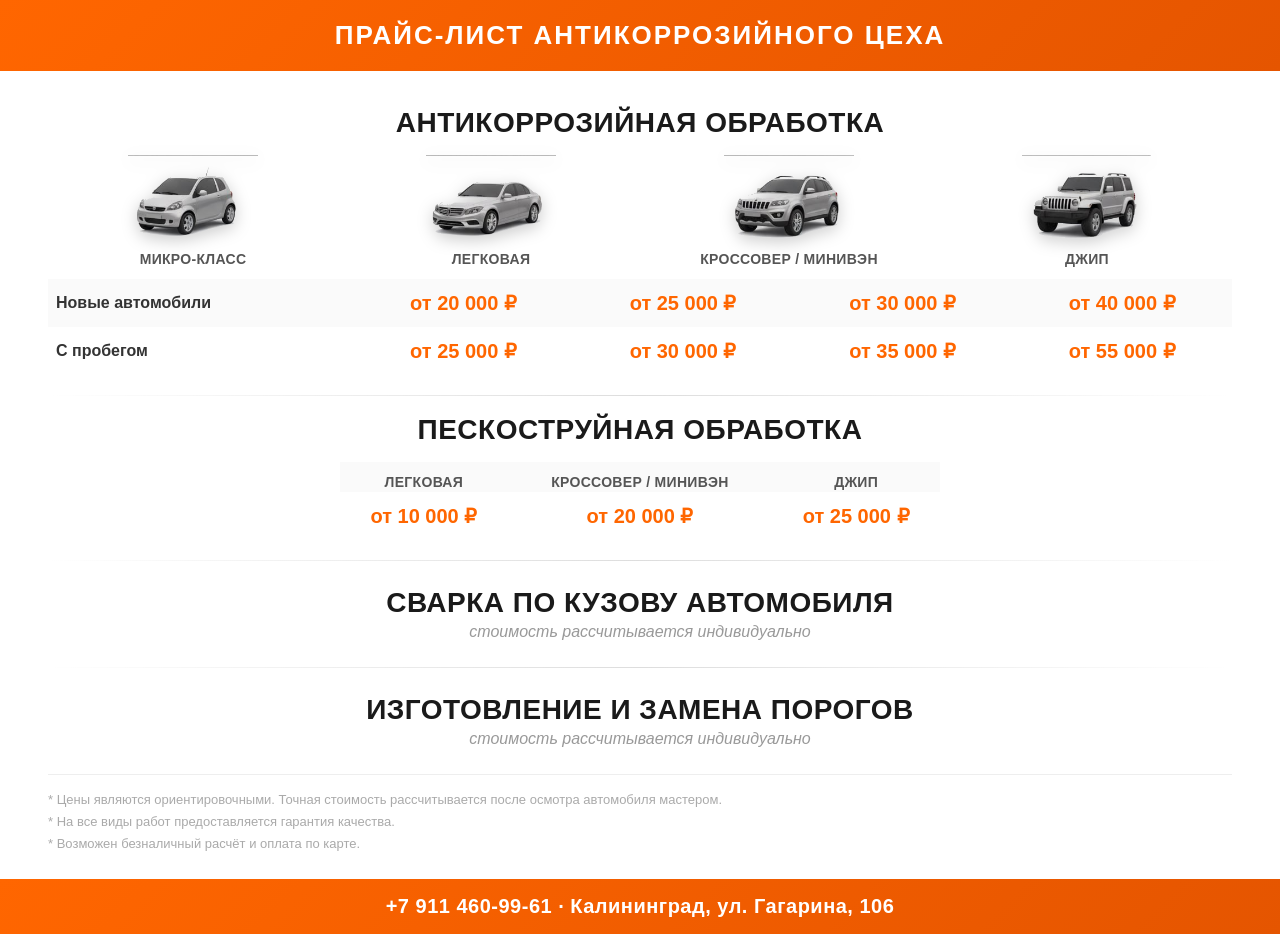
<file: antikor/price-list.html>
<!DOCTYPE html>
<html lang="ru">
<head>
  <meta charset="UTF-8">
  <meta name="viewport" content="width=device-width, initial-scale=1.0">
  <link rel="icon" href="../favicon.ico" sizes="any">
  <link rel="icon" type="image/png" href="../img/common/favicon-32x32.png" sizes="32x32">
  <link rel="apple-touch-icon" href="../img/common/apple-touch-icon.png">
  <title>Прайс-лист — Антикоррозийный цех ГАГАРИНА 106</title>
  <link rel="preconnect" href="https://fonts.googleapis.com">
  <link rel="preconnect" href="https://fonts.gstatic.com" crossorigin>
  <link href="https://fonts.googleapis.com/css2?family=Inter:wght@400;500;600;700;800;900&display=swap" rel="stylesheet">
  <style>
    * { margin: 0; padding: 0; box-sizing: border-box; }

    body {
      font-family: 'Helvetica Neue', Helvetica, Arial, sans-serif;
      background: #fff;
      color: #1A1A1A;
      -webkit-font-smoothing: antialiased;
    }

    .poster {
      max-width: 100%;
      margin: 0 auto;
      background: #fff;
    }

    /* Top bar */
    .top-bar {
      background: linear-gradient(135deg, #FF6600 0%, #E55500 100%);
      padding: 20px 24px;
      text-align: center;
    }
    .top-bar h1 {
      color: #fff;
      font-size: clamp(16px, 3.5vw, 26px);
      font-weight: 800;
      letter-spacing: 2px;
      text-transform: uppercase;
    }

    .content {
      padding: 24px 16px 16px;
    }

    /* Section */
    .section { margin-bottom: 20px; }
    .section-title {
      font-size: clamp(18px, 3.5vw, 28px);
      font-weight: 800;
      color: #1A1A1A;
      text-transform: uppercase;
      letter-spacing: 0.5px;
      margin-bottom: 16px;
      text-align: center;
    }

    /* 3D Car icons */
    .cars-row {
      display: flex;
      justify-content: space-around;
      gap: 8px;
      margin-bottom: 12px;
    }
    .car-col {
      flex: 1;
      text-align: center;
      min-width: 0;
    }
    .car-3d {
      height: clamp(50px, 10vw, 90px);
      display: flex;
      align-items: flex-end;
      justify-content: center;
      margin-bottom: 6px;
    }
    .car-3d img {
      height: 100%;
      width: auto;
      object-fit: contain;
      filter: drop-shadow(0 4px 8px rgba(0,0,0,0.2));
    }
    .car-label {
      font-size: clamp(10px, 1.8vw, 14px);
      font-weight: 700;
      color: #555;
      text-transform: uppercase;
      letter-spacing: 0.3px;
    }

    /* Price table */
    .price-table {
      width: 100%;
      border-collapse: collapse;
      margin-bottom: 4px;
    }
    .price-table td {
      padding: 8px 4px;
      text-align: center;
      vertical-align: middle;
    }
    .price-table .row-label {
      text-align: left;
      font-size: clamp(12px, 2vw, 16px);
      font-weight: 600;
      color: #333;
      white-space: nowrap;
    }
    .price-table .price {
      font-size: clamp(14px, 2.5vw, 20px);
      font-weight: 800;
      color: #FF6600;
      white-space: nowrap;
    }
    .price-table tr:nth-child(odd) {
      background: #fafafa;
    }
    .price-table tr:nth-child(even) {
      background: #fff;
    }

    /* Divider */
    .divider {
      height: 1px;
      background: linear-gradient(90deg, transparent, #ddd, transparent);
      margin: 18px 0;
    }

    /* Individual */
    .individual {
      text-align: center;
      padding: 8px 0;
    }
    .individual .section-title { margin-bottom: 4px; }
    .individual-sub {
      font-size: clamp(13px, 2vw, 16px);
      color: #999;
      font-style: italic;
    }

    /* Notes */
    .notes {
      margin-top: 18px;
      padding-top: 14px;
      border-top: 1px solid #eee;
    }
    .notes p {
      font-size: clamp(10px, 1.6vw, 13px);
      color: #aaa;
      line-height: 1.7;
    }

    /* Bottom bar */
    .bottom-bar {
      background: linear-gradient(135deg, #FF6600 0%, #E55500 100%);
      padding: 16px 24px;
      text-align: center;
    }
    .bottom-bar p {
      color: #fff;
      font-size: clamp(14px, 2.5vw, 20px);
      font-weight: 700;
      letter-spacing: 0.5px;
    }

    /* Desktop tweaks */
    @media (min-width: 768px) {
      .content { padding: 36px 48px 24px; }
      .price-table td { padding: 12px 8px; }
    }
  </style>
</head>
<body>

<div class="poster">

  <div class="top-bar">
    <h1>Прайс-лист антикоррозийного цеха</h1>
  </div>

  <div class="content">

    <!-- SECTION 1 -->
    <div class="section">
      <h2 class="section-title">Антикоррозийная обработка</h2>

      <div class="cars-row">
        <!-- Micro -->
        <div class="car-col">
          <div class="car-3d"><img src="../img/antikor/car-micro.png" alt="Микро-класс"></div>
          <div class="car-label">микро-класс</div>
        </div>

        <!-- Sedan -->
        <div class="car-col">
          <div class="car-3d"><img src="../img/antikor/car-sedan.png" alt="Легковая"></div>
          <div class="car-label">легковая</div>
        </div>

        <!-- Crossover -->
        <div class="car-col">
          <div class="car-3d"><img src="../img/antikor/car-crossover.png" alt="Кроссовер"></div>
          <div class="car-label">кроссовер / минивэн</div>
        </div>

        <!-- SUV -->
        <div class="car-col">
          <div class="car-3d"><img src="../img/antikor/car-suv.png" alt="Джип"></div>
          <div class="car-label">джип</div>
        </div>
      </div>

      <!-- Prices -->
      <table class="price-table">
        <tr>
          <td class="row-label">Новые автомобили</td>
          <td class="price">от 20 000 ₽</td>
          <td class="price">от 25 000 ₽</td>
          <td class="price">от 30 000 ₽</td>
          <td class="price">от 40 000 ₽</td>
        </tr>
        <tr>
          <td class="row-label">С пробегом</td>
          <td class="price">от 25 000 ₽</td>
          <td class="price">от 30 000 ₽</td>
          <td class="price">от 35 000 ₽</td>
          <td class="price">от 55 000 ₽</td>
        </tr>
      </table>
    </div>

    <div class="divider"></div>

    <!-- SECTION 2 -->
    <div class="section">
      <h2 class="section-title">Пескоструйная обработка</h2>
      <table class="price-table" style="max-width:600px;margin:0 auto">
        <tr>
          <td class="car-label" style="padding-bottom:2px">легковая</td>
          <td class="car-label" style="padding-bottom:2px">кроссовер / минивэн</td>
          <td class="car-label" style="padding-bottom:2px">джип</td>
        </tr>
        <tr>
          <td class="price">от 10 000 ₽</td>
          <td class="price">от 20 000 ₽</td>
          <td class="price">от 25 000 ₽</td>
        </tr>
      </table>
    </div>

    <div class="divider"></div>

    <!-- SECTION 3 -->
    <div class="individual">
      <h2 class="section-title">Сварка по кузову автомобиля</h2>
      <p class="individual-sub">стоимость рассчитывается индивидуально</p>
    </div>

    <div class="divider"></div>

    <!-- SECTION 4 -->
    <div class="individual">
      <h2 class="section-title">Изготовление и замена порогов</h2>
      <p class="individual-sub">стоимость рассчитывается индивидуально</p>
    </div>

    <!-- Notes -->
    <div class="notes">
      <p>* Цены являются ориентировочными. Точная стоимость рассчитывается после осмотра автомобиля мастером.</p>
      <p>* На все виды работ предоставляется гарантия качества.</p>
      <p>* Возможен безналичный расчёт и оплата по карте.</p>
    </div>
  </div>

  <div class="bottom-bar">
    <p>+7 911 460-99-61 · Калининград, ул. Гагарина, 106</p>
  </div>

</div>

</body>
</html>
</file>
<file: css/style.css>
/* ========================================
   GAGARINA 106 — Main Stylesheet
   Colors: Orange #FF6600, Black #1A1A1A
   Based on ankar-group.ru structure
   ======================================== */

:root {
  --primary: #FF6600;
  --primary-dark: #E55C00;
  --primary-light: #FFF3E6;
  --black: #1A1A1A;
  --dark: #222222;
  --text: #333333;
  --text-light: #666666;
  --gray: #999999;
  --border: #E5E5E5;
  --bg: #FFFFFF;
  --bg-alt: #F7F7F7;
  --font: 'Helvetica Neue', Helvetica, Arial, sans-serif;
  --gap: 12px;
  --max-w: 1200px;
  --header-h: 70px;
  --radius: 8px;
  --shadow: 0 2px 20px rgba(0,0,0,0.08);
  --shadow-hover: 0 8px 30px rgba(0,0,0,0.12);
  --transition: 0.3s ease;
}

/* Reset */
*, *::before, *::after { box-sizing: border-box; margin: 0; padding: 0; }
html { scroll-behavior: smooth; font-size: 16px; }
body { font-family: var(--font); color: var(--text); background: var(--bg); line-height: 1.6; -webkit-font-smoothing: antialiased; }
a { color: inherit; text-decoration: none; }
img { max-width: 100%; height: auto; display: block; }
ul, ol { list-style: none; }
button { cursor: pointer; border: none; background: none; font-family: inherit; }

/* Container */
.container { max-width: var(--max-w); margin: 0 auto; padding: 0 20px; }

/* ====== HEADER ====== */
.header {
  position: fixed; top: 0; left: 0; right: 0; z-index: 1000;
  background: var(--black); height: var(--header-h);
  box-shadow: 0 2px 10px rgba(0,0,0,0.3);
}
.header .container {
  display: flex; align-items: center; justify-content: space-between; height: 100%;
}
.header__logo {
  display: flex; align-items: center; gap: 12px;
  font-size: 1.25rem; font-weight: 800; color: #fff; text-transform: uppercase; letter-spacing: 1px;
}
.header__logo-img {
  height: 55px; width: auto; object-fit: contain;
}
.header__logo svg { width: 40px; height: 40px; }
.header__logo-accent { color: var(--primary); }
.header__right { display: flex; align-items: center; gap: 24px; }
.header__phone {
  display: flex; align-items: center; gap: 8px;
  color: #fff; font-weight: 600; font-size: 0.85rem;
  transition: color var(--transition); white-space: nowrap;
}
.header__phone:hover { color: var(--primary); }
.header__phone svg { width: 20px; height: 20px; fill: var(--primary); }
.header__cta {
  background: var(--primary); color: #fff;
  padding: 10px 24px; border-radius: var(--radius);
  font-weight: 600; font-size: 0.9rem;
  transition: background var(--transition);
}
.header__cta:hover { background: var(--primary-dark); }

/* Phone dropdown */
.phone-dropdown {
  position: relative;
}
.phone-dropdown__btn {
  background: var(--primary); color: #fff;
  padding: 10px 24px; border-radius: var(--radius);
  font-weight: 600; font-size: 0.9rem;
  cursor: pointer; border: none; font-family: inherit;
  transition: background var(--transition);
}
.phone-dropdown__btn:hover { background: var(--primary-dark); }
.phone-dropdown__menu {
  display: none; position: absolute; top: 100%; right: 0;
  margin-top: 8px; background: #fff; border-radius: var(--radius);
  box-shadow: 0 8px 32px rgba(0,0,0,0.18); min-width: 280px;
  z-index: 1001; overflow: hidden;
}
.phone-dropdown.open .phone-dropdown__menu { display: block; }
.phone-dropdown__item {
  display: flex; flex-direction: column; gap: 2px;
  padding: 12px 20px; transition: background 0.15s;
  border-bottom: 1px solid #f0f0f0;
}
.phone-dropdown__item:last-child { border-bottom: none; }
.phone-dropdown__item:hover { background: var(--primary-light); }
.phone-dropdown__label {
  font-size: 0.8rem; font-weight: 600; color: #999;
  text-transform: uppercase; letter-spacing: 0.5px;
}
.phone-dropdown__number {
  font-size: 1rem; font-weight: 700; color: var(--black);
}
.phone-dropdown__item:hover .phone-dropdown__number { color: var(--primary); }

/* Burger */
.burger { display: none; flex-direction: column; gap: 5px; padding: 8px; }
.burger span { display: block; width: 24px; height: 2px; background: #fff; transition: var(--transition); border-radius: 2px; }
.burger.active span:nth-child(1) { transform: rotate(45deg) translate(5px, 5px); }
.burger.active span:nth-child(2) { opacity: 0; }
.burger.active span:nth-child(3) { transform: rotate(-45deg) translate(5px, -5px); }

/* Mobile Nav */
.mobile-nav {
  position: fixed; top: var(--header-h); left: 0; right: 0; bottom: 0;
  background: var(--black); z-index: 999;
  display: flex; flex-direction: column; padding: 20px;
  transform: translateX(100%); transition: transform var(--transition);
}
.mobile-nav.open { transform: translateX(0); }
.mobile-nav a {
  color: #fff; padding: 14px 0; font-size: 1.1rem;
  border-bottom: 1px solid rgba(255,255,255,0.1);
  transition: color var(--transition);
}
.mobile-nav a:hover { color: var(--primary); }

/* Desktop Nav */
.desktop-nav { display: flex; gap: 20px; }
.desktop-nav a {
  color: #fff; font-size: 0.9rem; font-weight: 500;
  transition: color var(--transition); white-space: nowrap;
}
.desktop-nav a:hover { color: var(--primary); }

/* ====== HERO SLIDER ====== */
.slider {
  margin-top: var(--header-h);
  position: relative; overflow: hidden;
  background: var(--black);
}
.slider__track { position: relative; width: 100%; }
.slider__slide {
  display: none; position: relative; width: 100%;
  animation: sliderFade 0.6s ease;
}
.slider__slide.active { display: block; }
@keyframes sliderFade { from { opacity: 0; } to { opacity: 1; } }
.slider__link { display: block; width: 100%; height: 100%; }
.slider__img {
  width: 100%; height: auto; display: block;
  max-height: 600px; object-fit: cover; object-position: center;
}
/* Mid-position actions (between upper and lower text on banners) */
.slider__actions--mid {
  position: absolute; left: 0; top: 62%;
  display: flex; gap: 16px; pointer-events: auto;
}
.btn--route-sm {
  padding: 12px 28px; font-size: 0.9rem;
}
.slider__overlay {
  position: absolute; top: 0; left: 0; right: 0; bottom: 0;
  pointer-events: none;
}
.slider__overlay .container { height: 100%; position: relative; }
.slider__actions {
  display: flex; gap: 16px; pointer-events: auto;
}
.btn--route {
  background: var(--primary); color: #fff;
  padding: 14px 32px; border-radius: var(--radius);
  font-weight: 700; font-size: 1rem; text-transform: uppercase;
  letter-spacing: 1px; display: inline-flex; align-items: center; gap: 10px;
  transition: all var(--transition); box-shadow: 0 4px 20px rgba(255,102,0,0.4);
}
.btn--route:hover { background: var(--primary-dark); transform: translateY(-2px); box-shadow: 0 6px 25px rgba(255,102,0,0.5); }
.btn--route svg { flex-shrink: 0; }

/* Slider arrows */
.slider__arrow {
  position: absolute; top: 50%; transform: translateY(-50%);
  background: rgba(0,0,0,0.5); color: #fff; border: none;
  width: 48px; height: 48px; border-radius: 50%;
  font-size: 1.2rem; cursor: pointer; z-index: 10;
  transition: background var(--transition);
  display: flex; align-items: center; justify-content: center;
}
.slider__arrow:hover { background: var(--primary); }
.slider__arrow--prev { left: 16px; }
.slider__arrow--next { right: 16px; }

/* Slider dots */
.slider__dots {
  position: absolute; bottom: 16px; left: 50%; transform: translateX(-50%);
  display: flex; gap: 10px; z-index: 10;
}
.slider__dot {
  width: 12px; height: 12px; border-radius: 50%;
  background: rgba(255,255,255,0.5); border: none; cursor: pointer;
  transition: all var(--transition);
}
.slider__dot.active { background: var(--primary); transform: scale(1.2); }

/* Hero intro (SEO text below slider) */
.hero-intro {
  background: var(--black); color: #fff;
  padding: var(--gap) 0; text-align: center;
}
.hero-intro__title {
  font-size: clamp(1.4rem, 3vw, 2rem); font-weight: 800;
  line-height: 1.3; margin-bottom: 16px; max-width: 800px; margin-left: auto; margin-right: auto;
}
.hero-intro__desc {
  font-size: 1.05rem; color: #fff;
  margin-bottom: 0; max-width: 760px; margin-left: auto; margin-right: auto; line-height: 1.7;
}
.hero-intro__lead {
  color: inherit;
  font-size: inherit;
  font-weight: inherit;
  line-height: inherit;
}
.hero-intro__actions { display: flex; gap: 16px; justify-content: center; flex-wrap: wrap; }

/* Buttons */
.btn {
  display: inline-flex; align-items: center; gap: 8px;
  padding: 14px 32px; border-radius: var(--radius);
  font-weight: 600; font-size: 1rem;
  transition: all var(--transition);
}
.btn--primary { background: var(--primary); color: #fff; }
.btn--primary:hover { background: var(--primary-dark); transform: translateY(-2px); box-shadow: 0 4px 15px rgba(255,102,0,0.4); }
.btn--outline { border: 2px solid #fff; color: #fff; }
.btn--outline:hover { background: #fff; color: var(--black); }
.btn--dark { background: var(--black); color: #fff; }
.btn--dark:hover { background: #333; }

/* ====== SECTIONS ====== */
.section { padding: var(--gap) 0; }
.section--alt { background: var(--bg-alt); }
.section--dark { background: var(--black); color: #fff; }
.section__header { text-align: center; margin-bottom: var(--gap); }
.section__title {
  font-size: clamp(1.5rem, 3vw, 2.2rem); font-weight: 700; color: var(--black);
  margin-bottom: 8px;
}
.section__title--uppercase { text-transform: uppercase; }
.section--dark .section__title { color: #fff; }
.section__subtitle { color: var(--text-light); font-size: 1.05rem; }
.section__divider {
  width: 60px; height: 3px; background: var(--primary);
  margin: 8px auto 0; border-radius: 2px;
}

/* ====== TENANTS GRID ====== */
.tenants-grid {
  display: grid;
  grid-template-columns: repeat(4, 1fr);
  gap: var(--gap);
  align-items: stretch;
}
.tenant-card {
  min-height: 210px;
  padding: 22px;
  background: #fff;
  border: 1px solid var(--border);
  border-top: 4px solid var(--primary);
  border-radius: var(--radius);
  box-shadow: var(--shadow);
  display: flex;
  flex-direction: column;
  transition: transform var(--transition), box-shadow var(--transition), border-color var(--transition);
}
.tenant-card:hover {
  transform: translateY(-3px);
  box-shadow: var(--shadow-hover);
  border-color: rgba(255,102,0,0.35);
}
.tenant-card:focus-visible {
  outline: 3px solid rgba(255,102,0,0.45);
  outline-offset: 3px;
}
.tenant-card__title {
  color: var(--black);
  font-size: 1rem;
  font-weight: 800;
  line-height: 1.35;
  margin-bottom: 10px;
}
.tenant-card p {
  color: var(--text-light);
  font-size: 0.93rem;
  line-height: 1.6;
}
.tenant-card__link {
  display: inline-flex;
  align-items: center;
  justify-content: center;
  gap: 8px;
  align-self: stretch;
  width: 100%;
  margin-top: auto;
  padding: 10px 18px;
  border-radius: var(--radius);
  background: var(--primary);
  color: #fff;
  font-size: 0.82rem;
  font-weight: 800;
  line-height: 1;
  letter-spacing: 0.4px;
  transition: background var(--transition), transform var(--transition);
}
.tenant-card:hover .tenant-card__link,
.tenant-card:focus-visible .tenant-card__link {
  background: var(--primary-dark);
  transform: translateX(2px);
}

/* ====== SERVICES GRID ====== */
.services-grid {
  display: grid;
  grid-template-columns: repeat(3, 1fr);
  gap: var(--gap);
}
.service-card {
  background: #fff; border-radius: var(--radius);
  box-shadow: var(--shadow); overflow: hidden;
  transition: all var(--transition); border: 1px solid var(--border);
}
.service-card:hover { transform: translateY(-4px); box-shadow: var(--shadow-hover); }
.service-card__icon {
  height: 220px;
  display: flex; align-items: center; justify-content: center;
  position: relative; overflow: hidden;
}
.service-card__icon img.card-photo {
  width: 100%; height: 100%; object-fit: cover;
  transition: transform var(--transition);
  position: relative;
}
.service-card:hover .service-card__icon img.card-photo {
  transform: scale(1.05);
}
.service-card__body { padding: 24px; }
.service-card__title { font-size: 1.1rem; font-weight: 700; margin-bottom: 8px; color: var(--black); }
.service-card__link {
  display: inline-flex; align-items: center; gap: 6px;
  color: var(--primary); font-weight: 600; font-size: 0.9rem;
  margin-top: 12px; transition: gap var(--transition);
}
.service-card__link:hover { gap: 10px; }

/* ====== ADVANTAGES ====== */
.advantages-grid {
  display: grid;
  grid-template-columns: repeat(auto-fill, minmax(260px, 1fr));
  gap: var(--gap);
}
.advantage {
  text-align: center; padding: var(--gap) 16px;
}
.advantage__icon {
  width: 64px; height: 64px; margin: 0 auto 20px;
  background: var(--primary); border-radius: 50%;
  display: flex; align-items: center; justify-content: center;
}
.advantage__icon svg { width: 28px; height: 28px; fill: #fff; }
.advantage__title { font-size: 1.1rem; font-weight: 700; margin-bottom: 10px; }
.advantage__desc { color: var(--text-light); font-size: 0.95rem; line-height: 1.6; }

/* ====== PROMO BANNER ====== */
.promo-banner {
  background: linear-gradient(135deg, var(--primary) 0%, var(--primary-dark) 100%);
  color: #fff; padding: var(--gap) 0; text-align: center;
}
.promo-banner__title { font-size: clamp(1.4rem, 3vw, 2rem); font-weight: 700; margin-bottom: 8px; }
.promo-banner__desc { font-size: 1.05rem; opacity: 0.9; margin-bottom: var(--gap); }
.promo-banner__actions {
  display: flex;
  gap: 14px;
  justify-content: center;
  flex-wrap: wrap;
}

/* ====== REVIEWS ====== */
.reviews-grid {
  display: grid;
  grid-template-columns: repeat(auto-fill, minmax(340px, 1fr));
  gap: var(--gap);
}
.review-card {
  background: #fff; border-radius: var(--radius);
  padding: 20px; box-shadow: var(--shadow);
  border: 1px solid var(--border);
  display: flex; flex-direction: column; gap: var(--gap);
  transition: all var(--transition);
}
.review-card:hover { box-shadow: var(--shadow-hover); transform: translateY(-2px); }
.review-card__stars { color: #FFB800; font-size: 1.2rem; letter-spacing: 2px; }
.review-card__text {
  color: var(--text); font-size: 0.95rem; line-height: 1.7;
  flex: 1;
}
.review-card__author {
  display: flex; justify-content: space-between; align-items: center;
  padding-top: 12px; border-top: 1px solid var(--border);
}
.review-card__name { font-weight: 600; font-size: 0.85rem; color: var(--text); }
.review-card__date { font-size: 0.8rem; color: var(--gray); }

/* ====== VIDEOS ====== */
.videos-grid {
  display: grid;
  grid-template-columns: repeat(3, 1fr);
  gap: var(--gap);
}
.video-card {
  border-radius: var(--radius); overflow: hidden;
  box-shadow: var(--shadow);
}
.video-card.hidden { display: none; }
.video-card iframe {
  width: 100%; aspect-ratio: 16/9; border: none; display: block;
}
.video-card__title { padding: var(--gap); font-weight: 600; font-size: 0.95rem; background: #fff; }

/* ====== CONTACT ====== */
.contact-grid {
  display: grid;
  grid-template-columns: 1fr 1fr;
  gap: var(--gap); align-items: start;
}
.contact-info { display: flex; flex-direction: column; gap: var(--gap); }
.contact-item { display: flex; align-items: flex-start; gap: 16px; }
.contact-item__icon {
  width: 44px; height: 44px; min-width: 44px;
  background: var(--primary-light); border-radius: 50%;
  display: flex; align-items: center; justify-content: center;
}
.contact-item__icon svg { width: 20px; height: 20px; fill: var(--primary); }
.contact-item__label { font-size: 0.85rem; color: var(--gray); margin-bottom: 4px; }
.contact-item__value { font-weight: 600; font-size: 1rem; }
.contact-item__value a { transition: color var(--transition); }
.contact-item__value a:hover { color: var(--primary); }
.contact-map { border-radius: var(--radius); overflow: hidden; box-shadow: var(--shadow); }
.contact-map iframe { width: 100%; height: 400px; border: none; display: block; }

/* ====== FOOTER ====== */
.footer { background: var(--black); color: rgba(255,255,255,0.7); padding: var(--gap) 0; }
.footer-grid {
  display: grid;
  grid-template-columns: 1.5fr 1fr 1fr;
  gap: var(--gap); margin-bottom: var(--gap);
}
.footer__brand { }
.footer__logo {
  display: flex; align-items: center; gap: 10px;
  font-size: 1.1rem; font-weight: 800; color: #fff; margin-bottom: 16px;
}
.footer__logo-img {
  height: 48px; width: auto; object-fit: contain;
}
.footer__logo svg { width: 32px; height: 32px; }
.footer__desc { font-size: 0.9rem; line-height: 1.7; margin-bottom: 20px; }
.footer__social { display: flex; gap: 12px; }
.footer__social a {
  width: 40px; height: 40px; border-radius: 50%;
  background: rgba(255,255,255,0.1);
  display: flex; align-items: center; justify-content: center;
  transition: background var(--transition);
}
.footer__social a:hover { background: var(--primary); }
.footer__social-icon { width: 24px; height: 24px; display: block; object-fit: contain; }
.footer__social svg { width: 18px; height: 18px; fill: #fff; }
.footer__heading { color: #fff; font-size: 1rem; font-weight: 700; margin-bottom: 20px; }
.footer__links { display: flex; flex-direction: column; gap: 10px; }
.footer__links a { font-size: 0.9rem; transition: color var(--transition); }
.footer__links a:hover { color: var(--primary); }
.footer__bottom {
  border-top: 1px solid rgba(255,255,255,0.1);
  padding-top: 24px;
  display: flex; justify-content: space-between; align-items: center;
  flex-wrap: wrap; gap: 12px; font-size: 0.85rem;
}

/* ====== SERVICE PAGE ====== */
.page-hero {
  margin-top: var(--header-h);
  background: var(--black); color: #fff;
  padding: var(--gap) 0; text-align: center;
}
.page-hero__title { font-size: clamp(1.8rem, 4vw, 2.8rem); font-weight: 700; margin-bottom: 8px; }
.page-hero__title span { display: inline-block; }
.page-hero__breadcrumb { color: rgba(255,255,255,0.5); font-size: 0.9rem; }
.page-hero__breadcrumb a { color: var(--primary); }
.page-hero__breadcrumb a:hover { text-decoration: underline; }

.content-section { padding: var(--gap) 0; }
.content-section + .content-section { padding-top: 0; }
.content-section h2 {
  font-size: 1.8rem; font-weight: 700; color: var(--black);
  margin-bottom: var(--gap); padding-bottom: 8px;
  border-bottom: 3px solid var(--primary); display: inline-block;
}
.content-section h3 { font-size: 1.3rem; font-weight: 700; color: var(--black); margin: var(--gap) 0 8px; }
.content-section p { margin-bottom: var(--gap); line-height: 1.7; color: var(--text); }
.content-section ul { margin-bottom: var(--gap); }
.content-section ul li {
  padding: 8px 0 8px 28px; position: relative; color: var(--text);
}
.content-section ul li::before {
  content: ''; position: absolute; left: 0; top: 16px;
  width: 8px; height: 8px; background: var(--primary);
  border-radius: 50%;
}
.content-image {
  display: block;
  margin: 18px 0 var(--gap);
}
.content-image img {
  display: block;
  width: 100%;
  height: auto;
}
.content-image--wide img {
  border-radius: var(--radius);
}

/* Service list grid */
.service-list-grid {
  display: grid; grid-template-columns: repeat(auto-fill, minmax(280px, 1fr));
  gap: 12px; margin: 24px 0;
}
.service-list-item {
  padding: 16px 20px; background: var(--bg-alt);
  border-radius: var(--radius); border-left: 3px solid var(--primary);
  font-weight: 500; transition: all var(--transition);
}
.service-list-item:hover { background: var(--primary-light); }

.photo-gallery {
  display: grid;
  grid-template-columns: repeat(3, 1fr);
  gap: 14px;
  margin: 24px 0 var(--gap);
}
.photo-gallery__item {
  display: block;
  aspect-ratio: 4 / 3;
  overflow: hidden;
  border-radius: var(--radius);
  background: var(--bg-alt);
}
.photo-gallery__item img {
  display: block;
  width: 100%;
  height: 100%;
  object-fit: cover;
  transition: transform var(--transition);
}
.photo-gallery__item:hover img { transform: scale(1.03); }

/* Price cards */
.price-grid {
  display: grid; grid-template-columns: repeat(auto-fill, minmax(220px, 1fr));
  gap: 20px; margin: 24px 0;
}
.price-card {
  background: #fff; border: 1px solid var(--border); border-radius: var(--radius);
  padding: 24px; text-align: center; transition: all var(--transition);
}
.price-card:hover { border-color: var(--primary); box-shadow: var(--shadow); }
.price-card__name { font-weight: 600; margin-bottom: 8px; }
.price-card__price { font-size: 1.4rem; font-weight: 800; color: var(--primary); }

/* Stats row */
.stats-row {
  display: grid; grid-template-columns: repeat(auto-fit, minmax(150px, 1fr));
  gap: var(--gap); margin: var(--gap) 0;
}
.stat {
  text-align: center; padding: var(--gap); background: var(--primary-light);
  border-radius: var(--radius);
}
.stat__number { font-size: 2.2rem; font-weight: 800; color: var(--primary); display: block; }
.stat__label { font-size: 0.9rem; color: var(--text-light); margin-top: 4px; }

/* Steps */
.steps { display: flex; gap: var(--gap); margin: var(--gap) 0; flex-wrap: wrap; }
.step {
  flex: 1; min-width: 200px; text-align: center; padding: var(--gap);
  background: #fff; border-radius: var(--radius); box-shadow: var(--shadow);
  position: relative;
}
.step__number {
  width: 40px; height: 40px; background: var(--primary); color: #fff;
  border-radius: 50%; display: flex; align-items: center; justify-content: center;
  font-weight: 800; font-size: 1.1rem; margin: 0 auto 16px;
}
.step__title { font-weight: 600; font-size: 0.95rem; }

/* ====== RESPONSIVE ====== */
@media (max-width: 1024px) {
  .desktop-nav { display: none; }
  .burger {
    display: flex;
    position: fixed;
    top: 18px;
    right: 16px;
    z-index: 1002;
  }
  .header__right { gap: 12px; }
  .phone-dropdown {
    position: fixed;
    top: 16px;
    right: 62px;
    z-index: 1002;
  }
  .header__cta { display: none; }
  .tenants-grid { grid-template-columns: repeat(2, 1fr); }
  .contact-grid { grid-template-columns: 1fr; }
  .footer-grid { grid-template-columns: 1fr 1fr; }
}


.footer__legal-btn {
  display: inline-flex;
  align-items: center;
  justify-content: center;
  margin-top: 16px;
  padding: 10px 24px;
  border-radius: var(--radius);
  background: var(--primary);
  color: #fff;
  font-weight: 600;
  font-size: 0.9rem;
  transition: background var(--transition);
}
.footer__legal-btn:hover {
  background: var(--primary-dark);
}
.legal-hero {
  background: var(--black);
  color: #fff;
}
.legal-hero__desc {
  max-width: 860px;
  margin: 16px auto 0;
  color: rgba(255,255,255,0.78);
  text-align: center;
}
.section__title--left {
  text-align: left;
}
.legal-nav {
  display: grid;
  grid-template-columns: repeat(auto-fit, minmax(220px, 1fr));
  gap: 12px;
}
.legal-nav__item {
  display: flex;
  align-items: center;
  justify-content: center;
  min-height: 60px;
  padding: 14px 18px;
  background: #fff;
  border: 1px solid var(--border);
  border-radius: var(--radius);
  box-shadow: var(--shadow);
  font-weight: 600;
  text-align: center;
  transition: transform var(--transition), box-shadow var(--transition), border-color var(--transition);
}
.legal-nav__item:hover {
  transform: translateY(-2px);
  box-shadow: var(--shadow-hover);
  border-color: rgba(255,102,0,0.3);
}
.legal-card {
  background: #fff;
  border: 1px solid var(--border);
  border-radius: var(--radius);
  box-shadow: var(--shadow);
  padding: 28px;
}
.legal-card p + p {
  margin-top: 12px;
}
.legal-card--muted {
  background: var(--bg-alt);
}
.legal-actions {
  margin-top: 24px;
}
.legal-downloads {
  display: grid;
  grid-template-columns: repeat(auto-fit, minmax(260px, 1fr));
  gap: 16px;
}
.legal-download {
  background: #fff;
  border: 1px solid var(--border);
  border-radius: var(--radius);
  box-shadow: var(--shadow);
  padding: 24px;
}
.legal-download h3 {
  margin-bottom: 10px;
  color: var(--black);
}
.legal-download p {
  margin-bottom: 18px;
  color: var(--text-light);
}

@media (max-width: 768px) {
  /* Global mobile padding */
  .container { padding: 0 16px; }
  body { overflow-x: hidden; }
  .content-section { padding-left: 0; padding-right: 0; }
  .content-section .container { padding: 0 16px; }
  .content-section .container img { max-width: 100%; height: auto; }
  .content-section .container ul,
  .content-section .container ol { padding-left: 24px; }

  .slider__img { max-height: 400px; }
  .slider__arrow { width: 36px; height: 36px; font-size: 1rem; }
  .slider__arrow--prev { left: 8px; }
  .slider__arrow--next { right: 8px; }
  .slider__img { max-height: none; }
  .slider__overlay { display: none; }
  .btn--route { padding: 12px 20px; font-size: 0.85rem; }
  .hero-intro { padding: var(--gap) 0; }
  .hero-intro__title { font-size: 1.3rem; }
  .section { padding: var(--gap) 0; }
  .section--alt { padding: var(--gap) 0; }
  .section__header { margin-bottom: var(--gap); }
  .advantages-grid { gap: 8px; grid-template-columns: 1fr 1fr; }
  .advantage { padding: 14px 10px; }
  .advantage__icon { width: 40px; height: 40px; margin-bottom: 8px; }
  .advantage__icon svg { width: 18px; height: 18px; }
  .advantage__title { font-size: 0.9rem; margin-bottom: 4px; }
  .advantage__desc { font-size: 0.8rem; line-height: 1.4; }
  .tenants-grid { grid-template-columns: 1fr; }
  .tenant-card { min-height: 0; padding: 18px; }
  .tenant-card__title { font-size: 0.98rem; }
  .tenant-card p { font-size: 0.9rem; }
  .services-grid { grid-template-columns: 1fr; }
  .videos-grid { grid-template-columns: 1fr; }
  .footer-grid { grid-template-columns: 1fr; }
  .footer__bottom { flex-direction: column; text-align: center; }
  .stats-row { grid-template-columns: 1fr 1fr; }
  .steps { flex-direction: column; gap: 10px; }
  .step { padding: 14px 16px; min-width: 0; }
  .step__number { width: 34px; height: 34px; margin: 0 auto 10px; font-size: 1rem; }
  .step__title { font-size: 0.92rem; line-height: 1.45; }

  /* Service cards mobile padding */
  .service-card { margin-left: 0; margin-right: 0; }
  .page-hero { padding-left: 0; padding-right: 0; }
  .page-hero__title { font-size: 1.35rem; line-height: 1.25; }
  .page-hero__title span { display: block; }
  .promo-banner { padding-left: 0; padding-right: 0; }
  .promo-banner .container { padding: 0 16px; }
  .promo-banner__actions { gap: 10px; }
  .photo-gallery { grid-template-columns: 1fr; }
}

@media (max-width: 480px) {
  .header .container { padding: 0 12px; }
  .header__logo-img { height: 40px; }
  .header__right { gap: 8px; }
  .phone-dropdown { top: 17px; right: 54px; }
  .phone-dropdown__btn { padding: 9px 14px; font-size: 0.82rem; }
  .burger {
    gap: 4px;
    padding: 4px;
  }
  .burger span {
    width: 22px;
  }
  .hero__actions { flex-direction: column; }
  .btn { width: 100%; justify-content: center; }
  .page-hero__title { font-size: 1.25rem; }
  .stats-row { grid-template-columns: 1fr; }
}


.legal-hero .page-hero__title {
  margin-bottom: 10px;
}
.legal-nav-section {
  padding-top: 32px;
  padding-bottom: 32px;
}
.legal-card {
  max-width: 1000px;
  margin: 0 auto;
}
.legal-card .section__title {
  margin-bottom: 16px;
}
.legal-card p {
  font-size: 1rem;
  line-height: 1.75;
  color: var(--text);
}
.legal-actions .btn,
.legal-download .btn {
  width: 100%;
  max-width: 360px;
  min-height: 52px;
  justify-content: center;
  text-align: center;
  line-height: 1.35;
}
.legal-downloads {
  align-items: stretch;
}
.legal-download {
  display: flex;
  flex-direction: column;
}
.legal-download p {
  flex: 1 1 auto;
}
.legal-download h3 {
  font-size: 1.1rem;
  line-height: 1.4;
}
@media (max-width: 768px) {
  .legal-hero__desc {
    font-size: 0.98rem;
    line-height: 1.6;
    text-align: center;
  }
  .legal-breadcrumb {
    text-align: center;
  }
  .legal-nav {
    grid-template-columns: 1fr;
  }
  .legal-nav__item {
    min-height: 54px;
    justify-content: flex-start;
    text-align: left;
  }
  .legal-card {
    padding: 22px 18px;
  }
  .legal-card p {
    font-size: 0.98rem;
    line-height: 1.7;
  }
  .legal-download {
    padding: 20px 18px;
  }
  .legal-actions .btn,
  .legal-download .btn {
    min-height: 50px;
    padding: 12px 18px;
    font-size: 0.95rem;
  }
}


.legal-nav--docs {
  grid-template-columns: repeat(auto-fit, minmax(220px, 1fr));
  gap: 14px;
}
.legal-nav__item--doc {
  justify-content: flex-start;
  align-items: flex-start;
  min-height: 84px;
  padding: 18px 18px 18px 22px;
  border-left: 4px solid var(--primary);
  line-height: 1.45;
  text-align: left;
}
@media (max-width: 768px) {
  .legal-nav__item--doc {
    min-height: 72px;
    padding: 16px 16px 16px 18px;
  }
}


.legal-breadcrumb {
  margin-bottom: 18px;
  text-align: center;
  color: rgba(255,255,255,0.58);
}
.legal-breadcrumb a {
  color: var(--primary);
}
</file>
